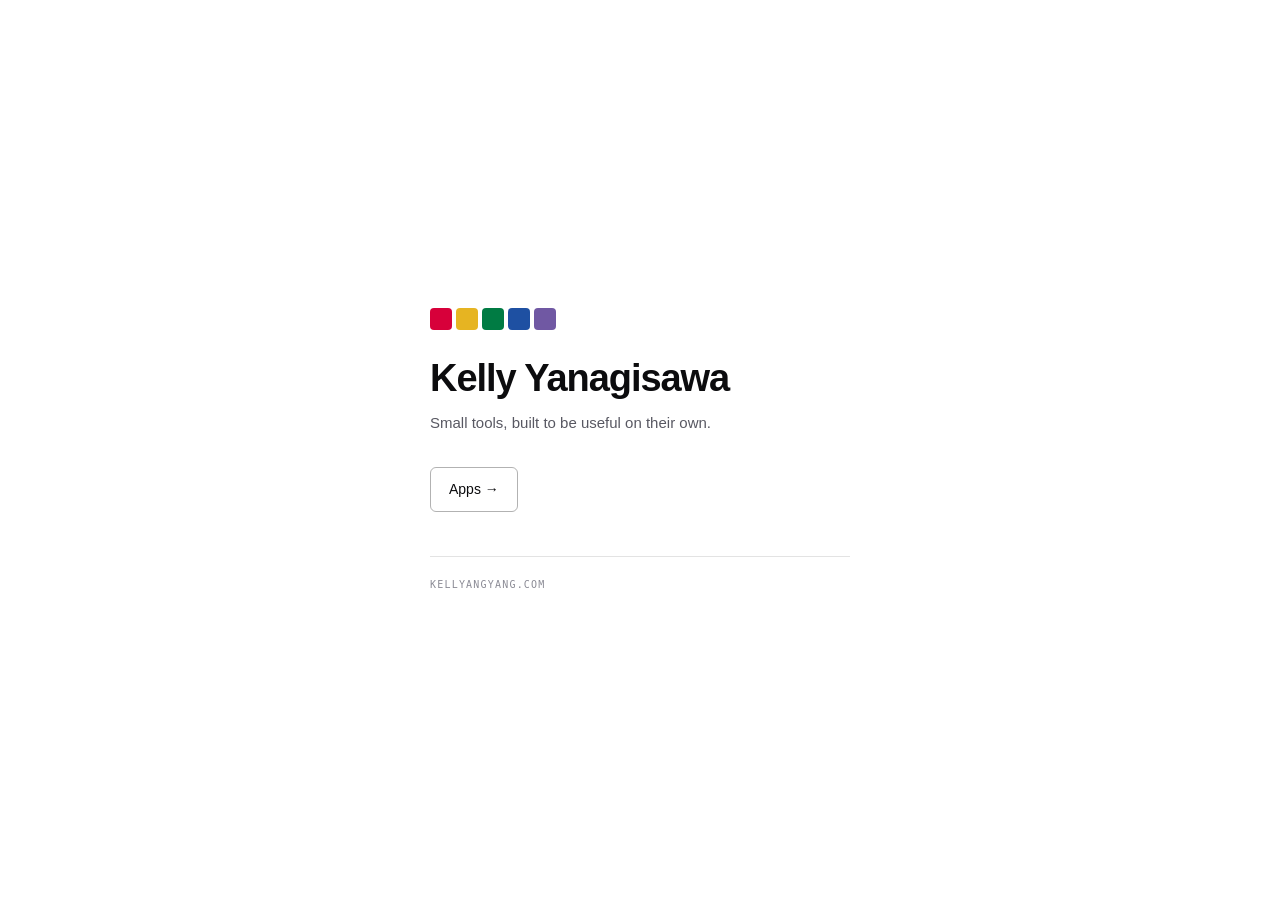
<file: index.html>
<!DOCTYPE html>
<html lang="en">
<head>
<meta charset="UTF-8">
<meta name="viewport" content="width=device-width, initial-scale=1, viewport-fit=cover">
<title>Kelly Yanagisawa</title>
<meta name="theme-color" content="#0a0a0b">
<meta name="color-scheme" content="dark light">
<link rel="icon" href="data:image/svg+xml,%3Csvg xmlns='http://www.w3.org/2000/svg' viewBox='0 0 32 32'%3E%3Crect width='32' height='32' rx='7' fill='%230a0a0b'/%3E%3Crect x='6' y='6' width='9' height='9' rx='2' fill='%23D7003A'/%3E%3Crect x='17' y='6' width='9' height='9' rx='2' fill='%231E50A2'/%3E%3Crect x='6' y='17' width='9' height='9' rx='2' fill='%23E6B422'/%3E%3Crect x='17' y='17' width='9' height='9' rx='2' fill='%23F2F2F3'/%3E%3C/svg%3E">
<style>
:root{
  --sans:-apple-system,BlinkMacSystemFont,"Inter","Segoe UI",Roboto,"Helvetica Neue","Hiragino Kaku Gothic ProN","Noto Sans JP",sans-serif;
  --mono:ui-monospace,SFMono-Regular,"SF Mono","JetBrains Mono",Menlo,Consolas,monospace;
  --bg:#0a0a0b;--fg:#f4f4f5;--fg-2:#a2a2aa;--fg-3:#6a6a73;--line:rgba(255,255,255,.10);--line-2:rgba(255,255,255,.28);
}
@media (prefers-color-scheme:light){
  :root{--bg:#fff;--fg:#0c0c0e;--fg-2:#585862;--fg-3:#8b8b95;--line:rgba(0,0,0,.11);--line-2:rgba(0,0,0,.3)}
}
*,*::before,*::after{box-sizing:border-box;margin:0;padding:0}
body{
  font-family:var(--sans);background:var(--bg);color:var(--fg);
  -webkit-font-smoothing:antialiased;min-height:100vh;
  display:grid;place-items:center;padding:32px 20px;line-height:1.5;
}
main{max-width:420px;width:100%}
.mark{display:flex;gap:4px;margin-bottom:28px}
.mark i{width:22px;height:22px;border-radius:4px;display:block}
h1{font-size:clamp(28px,7vw,38px);font-weight:620;letter-spacing:-.028em;line-height:1.1}
p{margin-top:12px;font-size:15px;color:var(--fg-2)}
nav{margin-top:32px;display:flex;gap:8px;flex-wrap:wrap}
a.btn{
  display:inline-flex;align-items:center;min-height:44px;padding:11px 18px;
  border:1px solid var(--line-2);border-radius:6px;text-decoration:none;color:var(--fg);
  font-size:14px;font-weight:520;transition:background-color .16s,border-color .16s;
}
a.btn:hover{background:var(--fg);color:var(--bg);border-color:var(--fg)}
a.btn:focus-visible{outline:2px solid var(--fg);outline-offset:2px}
footer{margin-top:44px;padding-top:20px;border-top:1px solid var(--line);
  font-family:var(--mono);font-size:10px;letter-spacing:.12em;text-transform:uppercase;color:var(--fg-3)}
</style>
</head>
<body>
<main>
  <div class="mark" aria-hidden="true">
    <i style="background:#D7003A"></i><i style="background:#E6B422"></i>
    <i style="background:#007B43"></i><i style="background:#1E50A2"></i><i style="background:#7058A3"></i>
  </div>
  <h1>Kelly Yanagisawa</h1>
  <p>Small tools, built to be useful on their own.</p>
  <nav><a class="btn" href="/apps/">Apps →</a></nav>
  <footer>kellyangyang.com</footer>
</main>
</body>
</html>
</file>
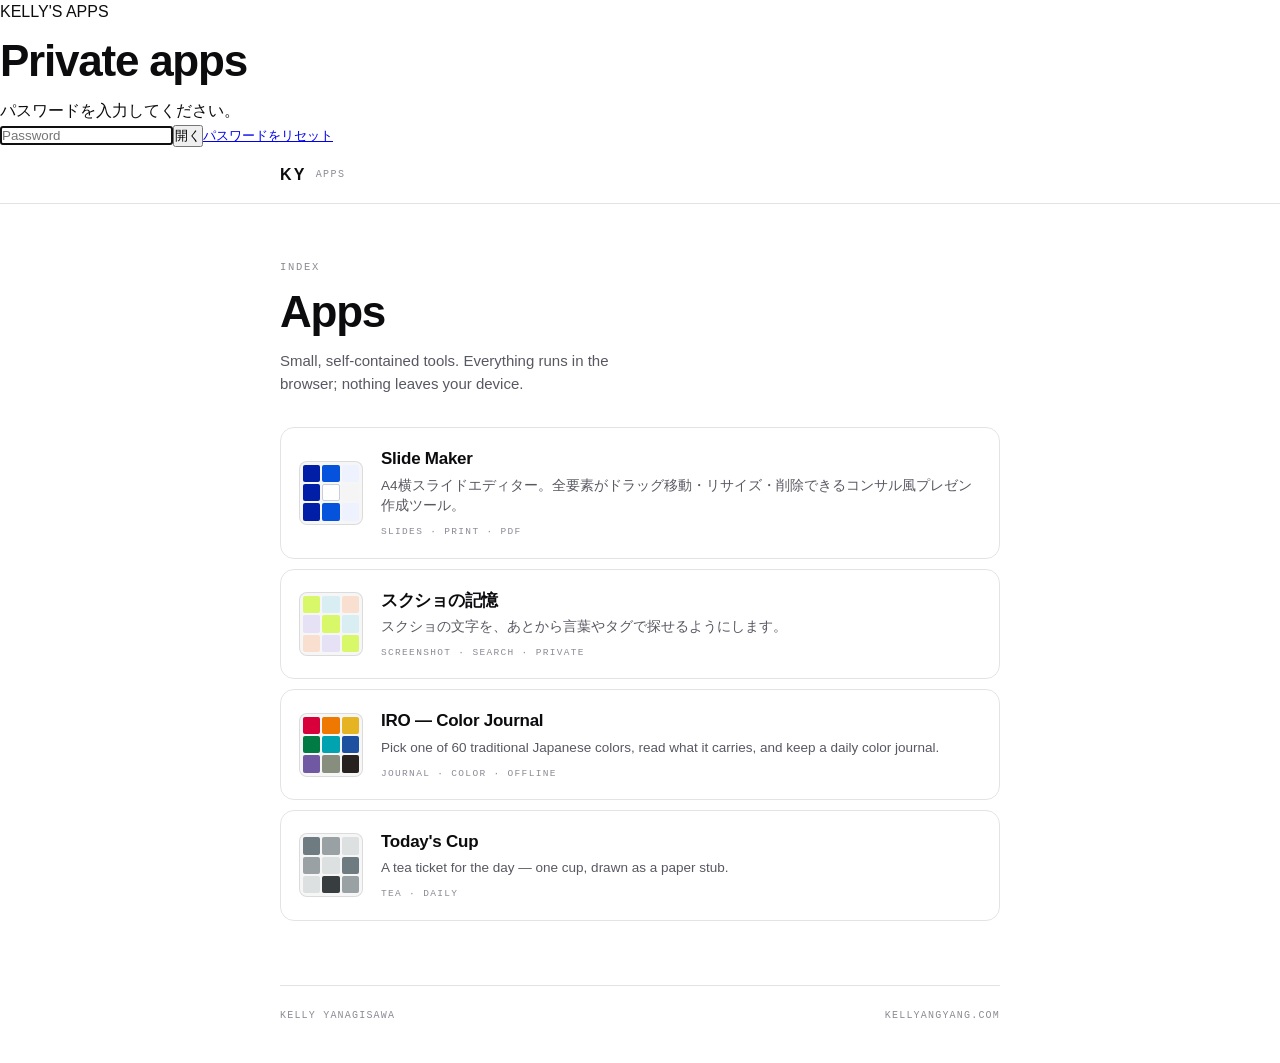
<file: apps/index.html>
<!DOCTYPE html>
<html lang="en" data-theme="dark">
<head>
<meta charset="UTF-8">
<meta name="viewport" content="width=device-width, initial-scale=1, viewport-fit=cover">
<title>Apps — Kelly Yanagisawa</title>
<meta name="description" content="Small tools and mini-apps.">
<meta name="theme-color" content="#0a0a0b">
<meta name="color-scheme" content="dark light">
<script src="vendor/crypto-js.min.js?v=5"></script><script src="auth.js?v=6"></script>
<link rel="icon" href="data:image/svg+xml,%3Csvg xmlns='http://www.w3.org/2000/svg' viewBox='0 0 32 32'%3E%3Crect width='32' height='32' rx='7' fill='%230a0a0b'/%3E%3Crect x='6' y='6' width='9' height='9' rx='2' fill='%23D7003A'/%3E%3Crect x='17' y='6' width='9' height='9' rx='2' fill='%231E50A2'/%3E%3Crect x='6' y='17' width='9' height='9' rx='2' fill='%23E6B422'/%3E%3Crect x='17' y='17' width='9' height='9' rx='2' fill='%23F2F2F3'/%3E%3C/svg%3E">
<style>
:root{
  --sans:-apple-system,BlinkMacSystemFont,"Inter","Segoe UI",Roboto,"Helvetica Neue","Hiragino Kaku Gothic ProN","Noto Sans JP",sans-serif;
  --mono:ui-monospace,SFMono-Regular,"SF Mono","JetBrains Mono",Menlo,Consolas,monospace;
  --bg:#0a0a0b;--surface:#141416;--line:rgba(255,255,255,.10);--line-2:rgba(255,255,255,.20);
  --fg:#f4f4f5;--fg-2:#a2a2aa;--fg-3:#6a6a73;
}
@media (prefers-color-scheme:light){
  :root{--bg:#fff;--surface:#f6f6f7;--line:rgba(0,0,0,.11);--line-2:rgba(0,0,0,.24);
        --fg:#0c0c0e;--fg-2:#585862;--fg-3:#8b8b95}
}
*,*::before,*::after{box-sizing:border-box;margin:0;padding:0}
body{
  font-family:var(--sans);background:var(--bg);color:var(--fg);
  -webkit-font-smoothing:antialiased;line-height:1.5;min-height:100vh;
}
.wrap{max-width:760px;margin:0 auto;padding:0 20px}
.bar{border-bottom:1px solid var(--line)}
.bar-in{max-width:760px;margin:0 auto;padding:0 20px;height:56px;display:flex;align-items:center;gap:9px}
.brand{font-size:16px;font-weight:650;letter-spacing:.14em;color:var(--fg);text-decoration:none}
.brand-sub{font-family:var(--mono);font-size:10px;letter-spacing:.14em;color:var(--fg-3);text-transform:uppercase}
.eyebrow{font-family:var(--mono);font-size:10.5px;letter-spacing:.16em;text-transform:uppercase;color:var(--fg-3);font-weight:500;display:block}
h1{font-size:clamp(30px,7vw,44px);font-weight:620;letter-spacing:-.028em;line-height:1.06;margin:14px 0}
.lede{font-size:15px;color:var(--fg-2);max-width:42ch}
.head{padding:56px 0 32px}

.list{display:grid;gap:10px;padding-bottom:64px}
.card{
  display:grid;grid-template-columns:auto 1fr;gap:18px;align-items:center;
  padding:18px;border:1px solid var(--line);border-radius:14px;
  text-decoration:none;color:inherit;background:transparent;
  transition:border-color .16s,background-color .16s,transform .16s cubic-bezier(.22,1,.36,1);
}
.card:hover{border-color:var(--line-2);background:var(--surface);transform:translateY(-2px)}
.card:focus-visible{outline:2px solid var(--fg);outline-offset:2px}
.thumb{
  width:64px;height:64px;border-radius:8px;display:grid;
  grid-template-columns:repeat(3,1fr);grid-template-rows:repeat(3,1fr);gap:2px;
  padding:4px;background:var(--surface);box-shadow:inset 0 0 0 1px var(--line);
}
.thumb i{border-radius:2px;display:block}
.card h2{font-size:17px;font-weight:600;letter-spacing:-.015em;margin-bottom:4px}
.card p{font-size:13.5px;color:var(--fg-2);line-height:1.55}
.card .tag{font-family:var(--mono);font-size:9.5px;letter-spacing:.14em;text-transform:uppercase;color:var(--fg-3);margin-top:8px;display:block}
.foot{border-top:1px solid var(--line);padding:22px 0 40px;font-family:var(--mono);font-size:10px;
      letter-spacing:.12em;text-transform:uppercase;color:var(--fg-3);display:flex;justify-content:space-between;gap:12px;flex-wrap:wrap}
</style>
</head>
<body>

<header class="bar">
  <div class="bar-in">
    <a class="brand" href="/">KY</a>
    <span class="brand-sub">Apps</span>
  </div>
</header>

<main class="wrap">
  <div class="head">
    <span class="eyebrow">Index</span>
    <h1>Apps</h1>
    <p class="lede">Small, self-contained tools. Everything runs in the browser; nothing leaves your device.</p>
  </div>

  <div class="list">
    <a class="card" href="/apps/slidemaker/">
      <span class="thumb" aria-hidden="true">
        <i style="background:#001fa6"></i><i style="background:#0553dd"></i><i style="background:#EEF2FF"></i>
        <i style="background:#001fa6"></i><i style="background:#fff;border:1px solid #C8CEDE"></i><i style="background:#F5F5F5"></i>
        <i style="background:#001fa6"></i><i style="background:#0553dd"></i><i style="background:#EEF2FF"></i>
      </span>
      <span>
        <h2>Slide Maker</h2>
        <p>A4横スライドエディター。全要素がドラッグ移動・リサイズ・削除できるコンサル風プレゼン作成ツール。</p>
        <span class="tag">Slides · Print · PDF</span>
      </span>
    </a>
    <a class="card" href="/apps/screenshotmemory/">
      <span class="thumb" aria-hidden="true"><i style="background:#D8F869"></i><i style="background:#D9EEF2"></i><i style="background:#F8DFCF"></i><i style="background:#E6E1F4"></i><i style="background:#D8F869"></i><i style="background:#D9EEF2"></i><i style="background:#F8DFCF"></i><i style="background:#E6E1F4"></i><i style="background:#D8F869"></i></span>
      <span><h2>スクショの記憶</h2><p>スクショの文字を、あとから言葉やタグで探せるようにします。</p><span class="tag">Screenshot · Search · Private</span></span>
    </a>
    <a class="card" href="/apps/iro-color/">
      <span class="thumb" aria-hidden="true">
        <i style="background:#D7003A"></i><i style="background:#EE7800"></i><i style="background:#E6B422"></i>
        <i style="background:#007B43"></i><i style="background:#00A3AF"></i><i style="background:#1E50A2"></i>
        <i style="background:#7058A3"></i><i style="background:#888E7E"></i><i style="background:#27221F"></i>
      </span>
      <span>
        <h2>IRO — Color Journal</h2>
        <p>Pick one of 60 traditional Japanese colors, read what it carries, and keep a daily color journal.</p>
        <span class="tag">Journal · Color · Offline</span>
      </span>
    </a>

    <a class="card" href="/apps/todayscup/">
      <span class="thumb" aria-hidden="true">
        <i style="background:#6E7C82"></i><i style="background:#9AA1A5"></i><i style="background:#DCE0E1"></i>
        <i style="background:#9AA1A5"></i><i style="background:#DCE0E1"></i><i style="background:#6E7C82"></i>
        <i style="background:#DCE0E1"></i><i style="background:#383D40"></i><i style="background:#9AA1A5"></i>
      </span>
      <span>
        <h2>Today's Cup</h2>
        <p>A tea ticket for the day — one cup, drawn as a paper stub.</p>
        <span class="tag">Tea · Daily</span>
      </span>
    </a>
  </div>

  <div class="foot"><span>Kelly Yanagisawa</span><span>kellyangyang.com</span></div>
</main>

</body>
</html>
</file>
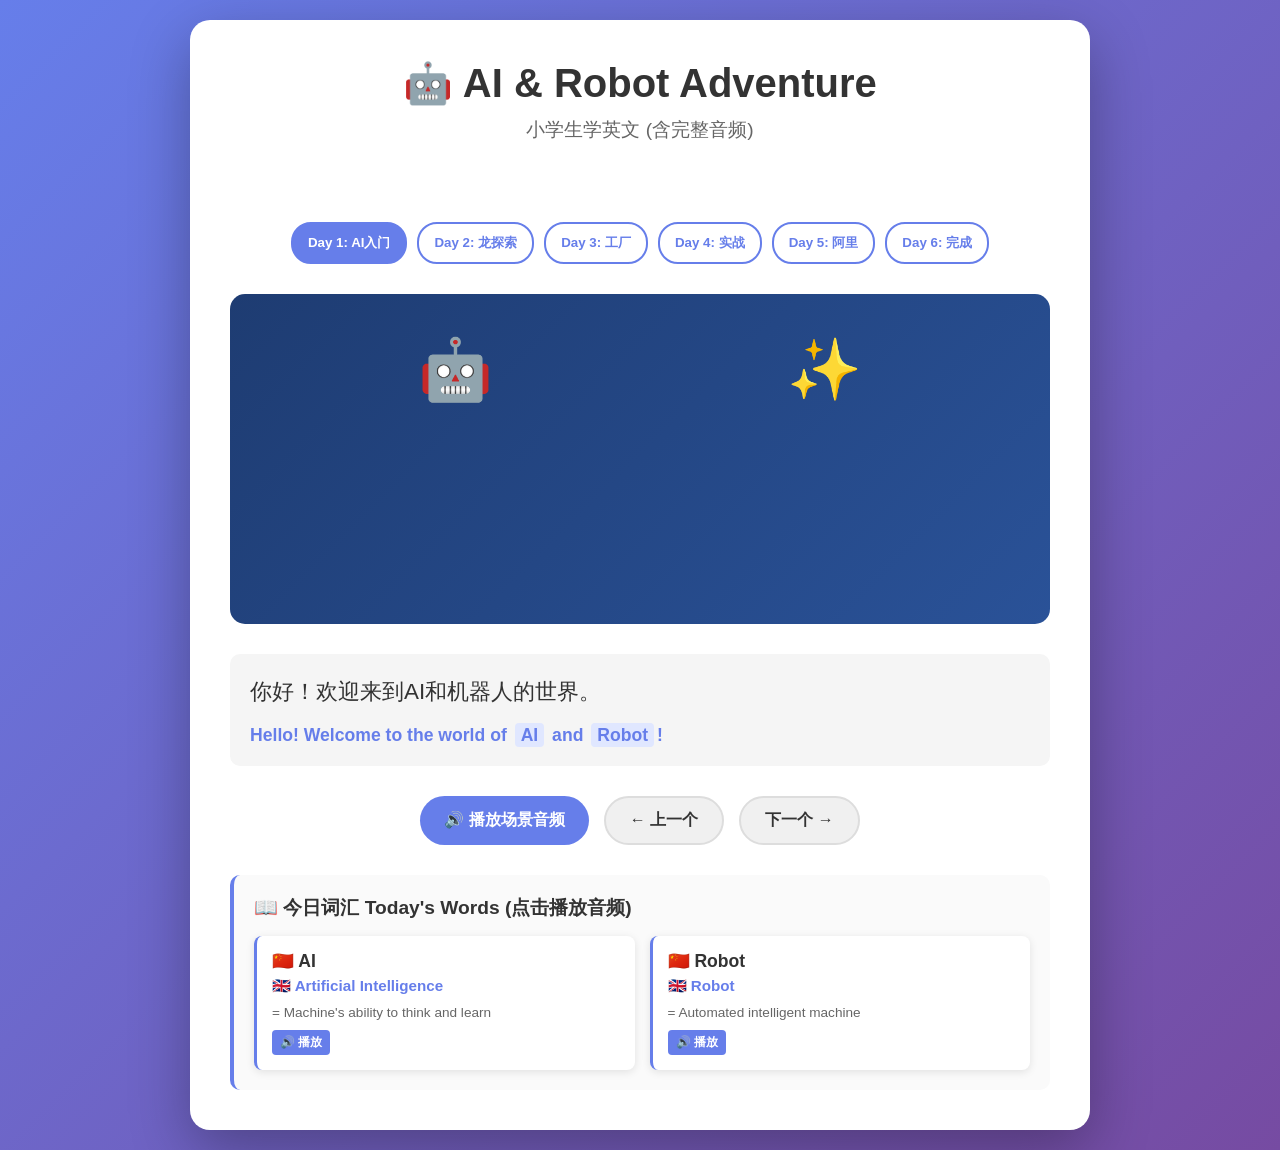
<file: apps/ai-robot-learn/index.html>
<!DOCTYPE html>
<html lang="zh">
<head>
    <meta charset="UTF-8">
    <meta name="viewport" content="width=device-width, initial-scale=1.0">
    <title>AI & Robot Learning - 小学生英文版</title>
    <style>
* {
    margin: 0;
    padding: 0;
    box-sizing: border-box;
}

body {
    font-family: 'Arial', 'PingFang SC', sans-serif;
    background: linear-gradient(135deg, #667eea 0%, #764ba2 100%);
    min-height: 100vh;
    display: flex;
    justify-content: center;
    align-items: center;
    padding: 20px;
}

.container {
    background: white;
    border-radius: 20px;
    box-shadow: 0 20px 60px rgba(0, 0, 0, 0.3);
    padding: 40px;
    max-width: 900px;
    width: 100%;
}

.header {
    text-align: center;
    margin-bottom: 40px;
}

.header h1 {
    font-size: 2.5em;
    color: #333;
    margin-bottom: 10px;
}

.subtitle {
    font-size: 1.2em;
    color: #666;
    font-weight: normal;
}

.audio-status {
    margin-top: 15px;
    font-size: 0.95em;
    color: #667eea;
    font-weight: bold;
    height: 24px;
}

.lesson-selector {
    display: flex;
    gap: 10px;
    margin-bottom: 30px;
    flex-wrap: wrap;
    justify-content: center;
}

.lesson-btn {
    padding: 10px 15px;
    border: 2px solid #667eea;
    background: white;
    color: #667eea;
    border-radius: 20px;
    cursor: pointer;
    font-weight: bold;
    transition: all 0.3s ease;
}

.lesson-btn:hover {
    transform: translateY(-2px);
    box-shadow: 0 5px 15px rgba(102, 126, 234, 0.3);
}

.lesson-btn.active {
    background: #667eea;
    color: white;
}

.animation-area {
    background: linear-gradient(135deg, #1e3c72 0%, #2a5298 100%);
    border-radius: 15px;
    padding: 40px;
    margin-bottom: 30px;
    min-height: 300px;
    display: flex;
    align-items: center;
    justify-content: center;
    position: relative;
    overflow: hidden;
}

.scene {
    position: relative;
    width: 100%;
    height: 250px;
}

.character {
    position: absolute;
    font-size: 60px;
    animation: float 3s ease-in-out infinite;
}

.robot {
    left: 20%;
    animation-delay: 0s;
}

.ai {
    right: 20%;
    animation-delay: 1s;
}

@keyframes float {
    0%, 100% {
        transform: translateY(0);
    }
    50% {
        transform: translateY(-30px);
    }
}

@keyframes slideIn {
    from {
        opacity: 0;
        transform: translateX(-50px);
    }
    to {
        opacity: 1;
        transform: translateX(0);
    }
}

.narration-box {
    background: #f5f5f5;
    border-radius: 10px;
    padding: 20px;
    margin-bottom: 30px;
    min-height: 100px;
    display: flex;
    flex-direction: column;
    justify-content: center;
}

.chinese-text {
    font-size: 1.4em;
    color: #333;
    margin-bottom: 15px;
    line-height: 1.6;
    font-weight: 500;
    animation: slideIn 0.5s ease;
}

.english-highlight {
    font-size: 1.1em;
    color: #667eea;
    font-weight: bold;
    animation: slideIn 0.5s ease 0.3s backwards;
}

.english-highlight span {
    background: #e0e7ff;
    padding: 2px 6px;
    border-radius: 4px;
    margin: 0 3px;
}

.controls {
    display: flex;
    gap: 15px;
    justify-content: center;
    margin-bottom: 30px;
    flex-wrap: wrap;
}

.btn {
    padding: 12px 24px;
    border: none;
    border-radius: 25px;
    font-size: 1em;
    font-weight: bold;
    cursor: pointer;
    transition: all 0.3s ease;
}

.btn-primary {
    background: #667eea;
    color: white;
}

.btn-primary:hover {
    background: #5568d3;
    transform: translateY(-2px);
    box-shadow: 0 5px 15px rgba(102, 126, 234, 0.4);
}

.btn-primary.active {
    background: #e74c3c;
}

.btn-primary.active:hover {
    background: #c0392b;
}

.btn-secondary {
    background: #f0f0f0;
    color: #333;
    border: 2px solid #ddd;
}

.btn-secondary:hover {
    background: #e8e8e8;
    transform: translateY(-2px);
}

.vocabulary {
    background: #fafafa;
    border-left: 4px solid #667eea;
    padding: 20px;
    border-radius: 10px;
}

.vocabulary h3 {
    color: #333;
    margin-bottom: 15px;
    font-size: 1.2em;
}

.vocab-list {
    display: grid;
    grid-template-columns: repeat(auto-fit, minmax(250px, 1fr));
    gap: 15px;
}

.vocab-item {
    background: white;
    padding: 15px;
    border-radius: 8px;
    box-shadow: 0 2px 8px rgba(0, 0, 0, 0.1);
    border-left: 3px solid #667eea;
    cursor: pointer;
    transition: all 0.3s ease;
}

.vocab-item:hover {
    box-shadow: 0 4px 12px rgba(102, 126, 234, 0.3);
    transform: translateY(-2px);
}

.vocab-item.playing {
    background: #e0e7ff;
}

.vocab-chinese {
    font-size: 1.1em;
    font-weight: bold;
    color: #333;
    margin-bottom: 5px;
}

.vocab-english {
    font-size: 0.95em;
    color: #667eea;
    font-weight: bold;
    margin-bottom: 8px;
}

.vocab-definition {
    font-size: 0.85em;
    color: #666;
    margin-top: 5px;
    line-height: 1.4;
}

.vocab-audio-btn {
    display: inline-block;
    margin-top: 8px;
    padding: 4px 8px;
    background: #667eea;
    color: white;
    border: none;
    border-radius: 4px;
    font-size: 0.75em;
    cursor: pointer;
    font-weight: bold;
}

.vocab-audio-btn:hover {
    background: #5568d3;
}

@media (max-width: 600px) {
    .container {
        padding: 20px;
    }

    .header h1 {
        font-size: 1.8em;
    }

    .chinese-text {
        font-size: 1.1em;
    }

    .character {
        font-size: 40px;
    }

    .lesson-btn {
        padding: 8px 12px;
        font-size: 0.9em;
    }

    .btn {
        padding: 10px 18px;
        font-size: 0.9em;
    }
}
    </style>
</head>
<body>
    <div class="container">
        <div class="header">
            <h1>🤖 AI & Robot Adventure</h1>
            <p class="subtitle">小学生学英文 (含完整音频)</p>
            <div class="audio-status" id="audioStatus"></div>
        </div>

        <div class="lesson-selector">
            <button class="lesson-btn active" data-lesson="1">Day 1: AI入门</button>
            <button class="lesson-btn" data-lesson="2">Day 2: 龙探索</button>
            <button class="lesson-btn" data-lesson="3">Day 3: 工厂</button>
            <button class="lesson-btn" data-lesson="4">Day 4: 实战</button>
            <button class="lesson-btn" data-lesson="5">Day 5: 阿里</button>
            <button class="lesson-btn" data-lesson="6">Day 6: 完成</button>
        </div>

        <div class="animation-area">
            <div class="scene" id="scene">
                <div class="character robot" id="robot">🤖</div>
                <div class="character ai" id="ai">✨</div>
            </div>
        </div>

        <div class="narration-box">
            <div class="chinese-text" id="chineseText"></div>
            <div class="english-highlight" id="englishHighlight"></div>
        </div>

        <div class="controls">
            <button id="playSceneBtn" class="btn btn-primary">🔊 播放场景音频</button>
            <button id="stopBtn" class="btn btn-primary" style="display:none; background: #e74c3c;">⏹ 停止</button>
            <button id="prevBtn" class="btn btn-secondary">← 上一个</button>
            <button id="nextBtn" class="btn btn-secondary">下一个 →</button>
        </div>

        <div class="vocabulary" id="vocabulary">
            <h3>📖 今日词汇 Today's Words (点击播放音频)</h3>
            <div class="vocab-list" id="vocabList"></div>
        </div>
    </div>

    <script>
const lessons = {
    1: {
        title: "Day 1: AI入门 - 初识AI",
        scenes: [
            {
                chinese: "你好！欢迎来到AI和机器人的世界。",
                english: "Hello! Welcome to the world of <span>AI</span> and <span>Robot</span>!",
                vocab: [
                    { cn: "AI", en: "Artificial Intelligence", def: "Machine's ability to think and learn", example: "你好！欢迎来到AI和机器人的世界。" },
                    { cn: "Robot", en: "Robot", def: "Automated intelligent machine", example: "你好！欢迎来到AI和机器人的世界。" }
                ]
            },
            {
                chinese: "你知道什么是AI吗？AI就是人工智能。",
                english: "Do you know what <span>AI</span> is? <span>AI</span> means <span>Artificial Intelligence</span>.",
                vocab: [
                    { cn: "人工智能", en: "Artificial Intelligence", def: "Human-like intelligence created by machines", example: "AI就是人工智能。" },
                    { cn: "Know", en: "Know", def: "To understand or have information about", example: "你知道什么是AI吗？" }
                ]
            },
            {
                chinese: "机器人是可以自动完成任务的智能机器。",
                english: "A <span>Robot</span> is an intelligent machine that can <span>automatically</span> complete tasks.",
                vocab: [
                    { cn: "机器人", en: "Robot", def: "Machine that performs automatic tasks", example: "机器人是可以自动完成任务的智能机器。" },
                    { cn: "自动", en: "Automatically", def: "Without human control or direction", example: "机器人是可以自动完成任务的智能机器。" },
                    { cn: "智能", en: "Intelligent", def: "Able to think and learn", example: "机器人是可以自动完成任务的智能机器。" }
                ]
            },
            {
                chinese: "现在，AI和机器人帮助我们学习、工作和生活。",
                english: "Now, <span>AI</span> and <span>Robots</span> help us learn, work, and live.",
                vocab: [
                    { cn: "帮助", en: "Help", def: "To give assistance or support", example: "现在，AI和机器人帮助我们学习、工作和生活。" },
                    { cn: "学习", en: "Learn", def: "To gain knowledge or skills", example: "AI和机器人帮助我们学习。" },
                    { cn: "工作", en: "Work", def: "To perform tasks or labor", example: "AI和机器人帮助我们工作。" }
                ]
            }
        ]
    },
    2: {
        title: "Day 2: 探秘杭州六小龙 - 学校探索",
        scenes: [
            {
                chinese: "我们来探秘杭州六小龙校园的机器人实验室。",
                english: "Let's <span>explore</span> the <span>Robot Lab</span> at Hangzhou Liulong Primary School.",
                vocab: [
                    { cn: "探秘", en: "Explore", def: "To travel and discover something new", example: "我们来探秘杭州六小龙校园的机器人实验室。" },
                    { cn: "实验室", en: "Laboratory", def: "A place for scientific research and experiments", example: "机器人实验室。" }
                ]
            },
            {
                chinese: "这里有各种各样的机器人，可以做很多事情。",
                english: "There are <span>all kinds</span> of <span>Robots</span> that can do many things.",
                vocab: [
                    { cn: "各种各样", en: "All kinds of", def: "Many different types or varieties", example: "这里有各种各样的机器人。" },
                    { cn: "事情", en: "Things", def: "Objects, tasks, or matters", example: "可以做很多事情。" }
                ]
            },
            {
                chinese: "科学家和工程师在这里研究和设计新的机器人。",
                english: "<span>Scientists</span> and <span>Engineers</span> research and <span>design</span> new <span>Robots</span> here.",
                vocab: [
                    { cn: "科学家", en: "Scientist", def: "Person who studies science", example: "科学家和工程师在这里。" },
                    { cn: "工程师", en: "Engineer", def: "Person who designs and builds things", example: "工程师在这里。" },
                    { cn: "研究", en: "Research", def: "Careful investigation or study", example: "科学家和工程师在这里研究。" },
                    { cn: "设计", en: "Design", def: "To plan or create", example: "工程师设计新的机器人。" }
                ]
            }
        ]
    },
    3: {
        title: "Day 3: 数学科技新港湾 - 工厂参观",
        scenes: [
            {
                chinese: "现在我们进入智能工厂，看看机器人是如何工作的。",
                english: "Now we enter a <span>Smart Factory</span> to see how <span>Robots</span> work.",
                vocab: [
                    { cn: "智能工厂", en: "Smart Factory", def: "Factory with AI and robots", example: "现在我们进入智能工厂。" },
                    { cn: "工作", en: "Work", def: "To perform tasks or function", example: "看看机器人是如何工作的。" }
                ]
            },
            {
                chinese: "机器人和人工智能一起工作，生产产品。",
                english: "<span>Robots</span> and <span>AI</span> work together to <span>produce</span> products.",
                vocab: [
                    { cn: "一起", en: "Together", def: "With another or others", example: "机器人和人工智能一起工作。" },
                    { cn: "生产", en: "Produce", def: "To make or manufacture", example: "生产产品。" },
                    { cn: "产品", en: "Product", def: "Something made or manufactured", example: "生产产品。" }
                ]
            },
            {
                chinese: "他们可以24小时不停地工作。",
                english: "They can work 24 hours without stopping.",
                vocab: [
                    { cn: "小时", en: "Hours", def: "Units of time, 60 minutes each", example: "他们可以24小时工作。" },
                    { cn: "不停", en: "Without stopping", def: "Continuously without rest", example: "可以24小时不停地工作。" }
                ]
            }
        ]
    },
    4: {
        title: "Day 4: AI实战 & 机器人大课堂",
        scenes: [
            {
                chinese: "今天我们学习AI的实际应用。",
                english: "Today we learn about <span>AI Applications</span> in real life.",
                vocab: [
                    { cn: "应用", en: "Application", def: "Practical use of something", example: "AI的实际应用。" },
                    { cn: "学习", en: "Learn", def: "To gain knowledge or skills", example: "我们学习AI的实际应用。" }
                ]
            },
            {
                chinese: "图像识别帮助机器人看到和理解世界。",
                english: "<span>Image Recognition</span> helps <span>Robots</span> see and understand the world.",
                vocab: [
                    { cn: "图像识别", en: "Image Recognition", def: "AI's ability to identify images", example: "图像识别帮助机器人。" },
                    { cn: "识别", en: "Recognize", def: "To identify or acknowledge", example: "图像识别。" },
                    { cn: "理解", en: "Understand", def: "To comprehend or make sense of", example: "理解世界。" }
                ]
            },
            {
                chinese: "语言处理让机器人可以和人类交流。",
                english: "<span>Language Processing</span> allows <span>Robots</span> to talk with humans.",
                vocab: [
                    { cn: "语言处理", en: "Language Processing", def: "AI processing human language", example: "语言处理让机器人交流。" },
                    { cn: "交流", en: "Communicate", def: "To exchange information or ideas", example: "机器人可以和人类交流。" },
                    { cn: "人类", en: "Humans", def: "Human beings or people", example: "和人类交流。" }
                ]
            }
        ]
    },
    5: {
        title: "Day 5: 走进阿里巴巴 - 大企业探索",
        scenes: [
            {
                chinese: "阿里巴巴是一个使用AI和大数据的大公司。",
                english: "<span>Alibaba</span> is a big company that uses <span>AI</span> and <span>Big Data</span>.",
                vocab: [
                    { cn: "阿里巴巴", en: "Alibaba", def: "Major Chinese tech company", example: "阿里巴巴是一个大公司。" },
                    { cn: "公司", en: "Company", def: "Business organization", example: "阿里巴巴是一个公司。" },
                    { cn: "大数据", en: "Big Data", def: "Very large amounts of data", example: "使用AI和大数据。" }
                ]
            },
            {
                chinese: "他们的机器人和AI系统帮助数百万人购物。",
                english: "Their <span>Robots</span> and <span>AI Systems</span> help millions of people shop.",
                vocab: [
                    { cn: "系统", en: "System", def: "Set of connected things", example: "AI系统。" },
                    { cn: "购物", en: "Shop", def: "Buying things", example: "帮助人们购物。" },
                    { cn: "百万", en: "Million", def: "The number 1,000,000", example: "数百万人。" }
                ]
            },
            {
                chinese: "这就是AI改变世界的方式。",
                english: "This is how <span>AI</span> changes the world!",
                vocab: [
                    { cn: "改变", en: "Change", def: "To make something different", example: "AI改变世界。" },
                    { cn: "世界", en: "World", def: "The planet Earth and all people on it", example: "改变世界。" }
                ]
            }
        ]
    },
    6: {
        title: "Day 6: 温泉运程 - 完成仪式",
        scenes: [
            {
                chinese: "六天的学习结束了。我们学会了很多关于AI和机器人的知识。",
                english: "Six days of learning are over. We learned a lot about <span>AI</span> and <span>Robots</span>!",
                vocab: [
                    { cn: "学会", en: "Learn", def: "To gain knowledge or skills", example: "我们学会了很多。" },
                    { cn: "知识", en: "Knowledge", def: "Information and understanding", example: "关于AI的知识。" }
                ]
            },
            {
                chinese: "希望这个知识会帮助你们理解未来的世界。",
                english: "Hope this knowledge helps you understand the future <span>World</span>!",
                vocab: [
                    { cn: "希望", en: "Hope", def: "Wish or desire for something", example: "希望这个知识会帮助你们。" },
                    { cn: "未来", en: "Future", def: "Time to come", example: "未来的世界。" }
                ]
            },
            {
                chinese: "你们将来可能会成为AI科学家或工程师。",
                english: "You might become an <span>AI Scientist</span> or <span>Engineer</span> in the future!",
                vocab: [
                    { cn: "将来", en: "Future", def: "Time ahead in the future", example: "你们将来可能会成为。" },
                    { cn: "成为", en: "Become", def: "To come to be", example: "成为AI科学家。" }
                ]
            },
            {
                chinese: "继续探索，学习永远不会停止。再见！",
                english: "Keep exploring! Learning never stops. Goodbye and see you soon!",
                vocab: [
                    { cn: "继续", en: "Continue", def: "To keep going", example: "继续探索。" },
                    { cn: "探索", en: "Explore", def: "To travel and discover", example: "继续探索。" },
                    { cn: "再见", en: "Goodbye", def: "Farewell or saying goodbye", example: "再见！" }
                ]
            }
        ]
    }
};

const comprehensiveVocabulary = [
    { cn: "AI", en: "Artificial Intelligence", def: "Machine's ability to think and learn like humans" },
    { cn: "机器人", en: "Robot", def: "An automated machine that can perform tasks" },
    { cn: "智能", en: "Intelligent", def: "Able to learn and solve problems" },
    { cn: "学习", en: "Learning", def: "Gaining knowledge or skills" },
    { cn: "工作", en: "Work", def: "To perform tasks or function" },
    { cn: "帮助", en: "Help", def: "To give assistance or support" },
    { cn: "数据", en: "Data", def: "Information or facts about something" },
    { cn: "系统", en: "System", def: "A set of connected parts working together" },
    { cn: "公司", en: "Company", def: "A business organization" },
    { cn: "科技", en: "Technology", def: "Tools and machines made by science" },
    { cn: "创新", en: "Innovation", def: "A new and better way of doing something" },
    { cn: "实验室", en: "Laboratory", def: "A place for scientific research" },
    { cn: "工程师", en: "Engineer", def: "A person who designs machines" },
    { cn: "科学家", en: "Scientist", def: "A person who studies science" },
    { cn: "应用", en: "Application", def: "The practical use of something" },
    { cn: "识别", en: "Recognize", def: "To identify or know something" },
    { cn: "理解", en: "Understand", def: "To comprehend or make sense of" },
    { cn: "交流", en: "Communicate", def: "To share information or ideas" },
    { cn: "世界", en: "World", def: "The planet and all people on it" },
    { cn: "未来", en: "Future", def: "Time that will come" },
    { cn: "改变", en: "Change", def: "To make something different" },
    { cn: "探索", en: "Explore", def: "To travel and discover" },
    { cn: "学会", en: "Learn", def: "To gain knowledge or ability" },
    { cn: "知识", en: "Knowledge", def: "Information and understanding" },
    { cn: "图像", en: "Image", def: "A picture or visual representation" },
    { cn: "语言", en: "Language", def: "A system of communication" },
    { cn: "生产", en: "Produce", def: "To make or manufacture something" },
    { cn: "购物", en: "Shop", def: "To buy things from stores" },
    { cn: "自动", en: "Automatically", def: "Without human control or direction" },
    { cn: "安全", en: "Safety", def: "Protection from danger or harm" }
];

const beginnerPhrases = [
    { cn: "你好！", en: "Hello!", def: "A friendly greeting" },
    { cn: "很高兴认识你。", en: "Nice to meet you.", def: "A polite introduction phrase" },
    { cn: "这是什么？", en: "What is this?", def: "Question asking about something" },
    { cn: "那是谁？", en: "Who is that?", def: "Question asking about a person" },
    { cn: "我叫...", en: "My name is...", def: "Introducing yourself" },
    { cn: "这很有趣。", en: "This is interesting.", def: "Expression of interest" },
    { cn: "我喜欢...", en: "I like...", def: "Expressing preference" },
    { cn: "你会...吗？", en: "Can you...?", def: "Asking if someone can do something" },
    { cn: "请帮我。", en: "Please help me.", def: "Polite request for help" },
    { cn: "太棒了！", en: "That's awesome!", def: "Expression of excitement" },
    { cn: "我不懂。", en: "I don't understand.", def: "Expressing confusion" },
    { cn: "再说一遍。", en: "Say it again.", def: "Asking someone to repeat" },
    { cn: "谢谢你！", en: "Thank you!", def: "Expression of gratitude" },
    { cn: "你呢？", en: "How about you?", def: "Asking someone a question back" },
    { cn: "让我试试。", en: "Let me try.", def: "Volunteering to attempt something" },
    { cn: "这是我的。", en: "This is mine.", def: "Claiming ownership" },
    { cn: "我准备好了。", en: "I'm ready.", def: "Expressing readiness" },
    { cn: "再见！", en: "Goodbye!", def: "Farewell greeting" },
    { cn: "晚安！", en: "Good night!", def: "Evening farewell" },
    { cn: "加油！", en: "Come on / Go for it!", def: "Encouragement" }
];

let currentLesson = 1;
let currentScene = 0;
let isPlaying = false;
let audioQueue = [];
let currentAudioIndex = 0;

const playSceneBtn = document.getElementById('playSceneBtn');
const stopBtn = document.getElementById('stopBtn');
const prevBtn = document.getElementById('prevBtn');
const nextBtn = document.getElementById('nextBtn');
const chineseText = document.getElementById('chineseText');
const englishHighlight = document.getElementById('englishHighlight');
const vocabList = document.getElementById('vocabList');
const lessonBtns = document.querySelectorAll('.lesson-btn');
const audioStatus = document.getElementById('audioStatus');

function initLesson(lessonNum) {
    currentLesson = lessonNum;
    currentScene = 0;
    stopAudio();

    lessonBtns.forEach(btn => btn.classList.remove('active'));
    document.querySelector(`[data-lesson="${lessonNum}"]`).classList.add('active');

    displayScene();
}

function displayScene() {
    const lesson = lessons[currentLesson];
    if (!lesson) return;

    const scene = lesson.scenes[currentScene];
    if (!scene) {
        chineseText.textContent = "课程完成！";
        englishHighlight.textContent = "Lesson Complete!";
        vocabList.innerHTML = '';
        return;
    }

    chineseText.textContent = scene.chinese;
    englishHighlight.innerHTML = scene.english;

    displayVocabulary(scene.vocab);
    animateCharacters();
}

function displayVocabulary(vocabItems) {
    vocabList.innerHTML = '';

    vocabItems.forEach((vocab, index) => {
        const vocabItem = document.createElement('div');
        vocabItem.className = 'vocab-item';
        vocabItem.id = `vocab-${index}`;
        vocabItem.innerHTML = `
            <div class="vocab-chinese">🇨🇳 ${vocab.cn}</div>
            <div class="vocab-english">🇬🇧 ${vocab.en}</div>
            <div class="vocab-definition">= ${vocab.def}</div>
            <button class="vocab-audio-btn" onclick="playVocabAudio(${currentLesson}, ${currentScene}, ${index})">🔊 播放</button>
        `;
        vocabList.appendChild(vocabItem);
    });
}

function animateCharacters() {
    const robot = document.getElementById('robot');
    const ai = document.getElementById('ai');

    robot.style.animation = 'none';
    ai.style.animation = 'none';

    setTimeout(() => {
        robot.style.animation = 'float 3s ease-in-out infinite';
        ai.style.animation = 'float 3s ease-in-out infinite 1s';
    }, 10);
}

function playSceneAudio() {
    if (isPlaying) {
        stopAudio();
        return;
    }

    const lesson = lessons[currentLesson];
    const scene = lesson.scenes[currentScene];
    if (!scene) return;

    isPlaying = true;
    playSceneBtn.style.display = 'none';
    stopBtn.style.display = 'inline-block';
    audioStatus.textContent = '🔊 播放中...';

    const speeches = [
        { text: scene.chinese, lang: 'zh-CN', rate: 0.9 },
        { text: scene.english.replace(/<[^>]*>/g, ''), lang: 'en-US', rate: 1 }
    ];

    playNextSpeech(speeches, 0);
}

function playNextSpeech(speeches, index) {
    if (!isPlaying || index >= speeches.length) {
        stopAudio();
        return;
    }

    const speech = speeches[index];
    const utterance = new SpeechSynthesisUtterance(speech.text);
    utterance.lang = speech.lang;
    utterance.rate = speech.rate;
    utterance.pitch = 1;

    utterance.onend = () => {
        playNextSpeech(speeches, index + 1);
    };

    utterance.onerror = () => {
        audioStatus.textContent = '❌ 音频播放出错';
        stopAudio();
    };

    speechSynthesis.speak(utterance);
}

function playVocabAudio(lessonNum, sceneNum, vocabIndex) {
    const vocab = lessons[lessonNum].scenes[sceneNum].vocab[vocabIndex];
    const vocabElement = document.getElementById(`vocab-${vocabIndex}`);

    if (isPlaying) {
        stopAudio();
        vocabElement.classList.remove('playing');
        return;
    }

    isPlaying = true;
    vocabElement.classList.add('playing');
    playSceneBtn.style.display = 'none';
    stopBtn.style.display = 'inline-block';
    audioStatus.textContent = `🔊 播放 ${vocab.cn}...`;

    const speeches = [
        { text: vocab.cn, lang: 'zh-CN', rate: 0.8 },
        { text: vocab.cn, lang: 'zh-CN', rate: 0.8 },
        { text: `${vocab.en}. Meaning: ${vocab.def}`, lang: 'en-US', rate: 0.95 },
        { text: vocab.example, lang: 'zh-CN', rate: 0.9 }
    ];

    playVocabSpeech(speeches, 0, vocabElement);
}

function playVocabSpeech(speeches, index, vocabElement) {
    if (!isPlaying || index >= speeches.length) {
        stopAudio();
        vocabElement.classList.remove('playing');
        return;
    }

    const speech = speeches[index];
    const utterance = new SpeechSynthesisUtterance(speech.text);
    utterance.lang = speech.lang;
    utterance.rate = speech.rate;

    utterance.onend = () => {
        playVocabSpeech(speeches, index + 1, vocabElement);
    };

    utterance.onerror = () => {
        stopAudio();
        vocabElement.classList.remove('playing');
    };

    speechSynthesis.speak(utterance);
}

function stopAudio() {
    if (speechSynthesis.speaking) {
        speechSynthesis.cancel();
    }
    isPlaying = false;
    playSceneBtn.style.display = 'inline-block';
    stopBtn.style.display = 'none';
    audioStatus.textContent = '';

    document.querySelectorAll('.vocab-item').forEach(item => {
        item.classList.remove('playing');
    });
}

function nextScene() {
    stopAudio();
    const lesson = lessons[currentLesson];
    if (currentScene < lesson.scenes.length - 1) {
        currentScene++;
        displayScene();
        playSceneAudio();
    } else if (currentLesson < 6) {
        currentLesson++;
        currentScene = 0;
        lessonBtns.forEach(btn => btn.classList.remove('active'));
        document.querySelector(`[data-lesson="${currentLesson}"]`).classList.add('active');
        displayScene();
        playSceneAudio();
    }
}

function prevScene() {
    stopAudio();
    if (currentScene > 0) {
        currentScene--;
        displayScene();
    } else if (currentLesson > 1) {
        currentLesson--;
        const lesson = lessons[currentLesson];
        currentScene = lesson.scenes.length - 1;
        lessonBtns.forEach(btn => btn.classList.remove('active'));
        document.querySelector(`[data-lesson="${currentLesson}"]`).classList.add('active');
        displayScene();
    }
}

playSceneBtn.addEventListener('click', playSceneAudio);
stopBtn.addEventListener('click', stopAudio);
nextBtn.addEventListener('click', nextScene);
prevBtn.addEventListener('click', prevScene);

lessonBtns.forEach(btn => {
    btn.addEventListener('click', (e) => {
        const lessonNum = parseInt(e.target.dataset.lesson);
        initLesson(lessonNum);
    });
});

document.addEventListener('keydown', (e) => {
    if (e.key === 'ArrowRight') nextScene();
    if (e.key === 'ArrowLeft') prevScene();
});

initLesson(1);
    </script>
</body>
</html>
</file>
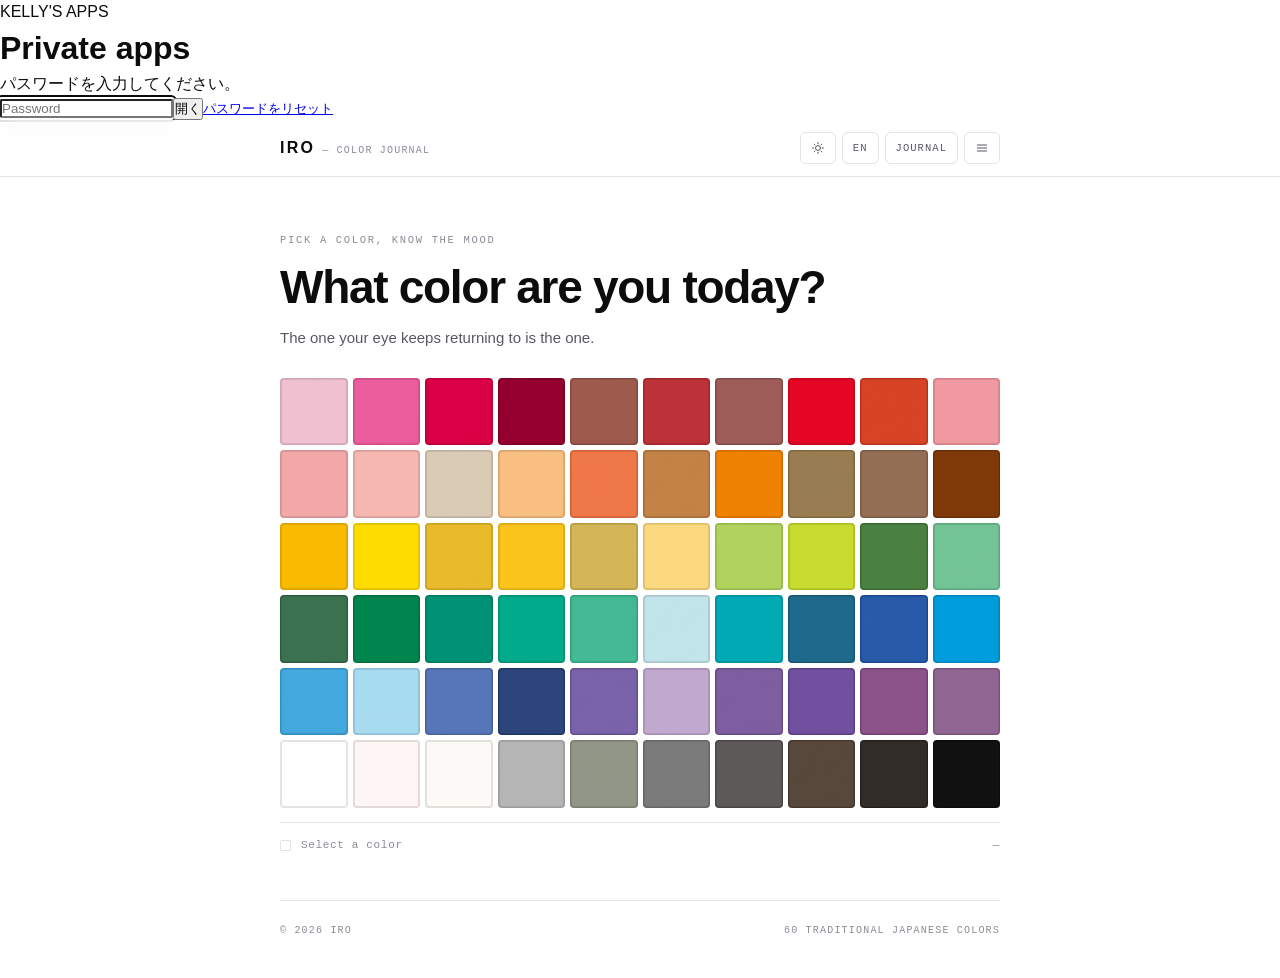
<file: apps/iro-color/index.html>
<!DOCTYPE html>
<html lang="en" data-theme="dark" data-lang="en">
<head>
<meta charset="UTF-8">
<meta name="viewport" content="width=device-width, initial-scale=1, viewport-fit=cover">
<script src="../vendor/crypto-js.min.js?v=5"></script><script src="../auth.js?v=6"></script>
<title>IRO — Japanese Color Journal</title>
<meta name="description" content="Pick one of 60 traditional Japanese colors, read what it carries, and keep a daily color journal.">
<meta name="theme-color" content="#0a0a0b">
<meta name="color-scheme" content="dark light">
<link rel="manifest" href="manifest.webmanifest">
<link rel="apple-touch-icon" href="icon.svg">
<meta name="apple-mobile-web-app-capable" content="yes">
<meta name="apple-mobile-web-app-title" content="IRO">
<link rel="icon" href="data:image/svg+xml,%3Csvg xmlns='http://www.w3.org/2000/svg' viewBox='0 0 32 32'%3E%3Crect width='32' height='32' rx='8' fill='%230f0f11'/%3E%3Crect x='5' y='5' width='10' height='10' rx='2.5' fill='%23D7003A'/%3E%3Crect x='17' y='5' width='10' height='10' rx='2.5' fill='%23F8B500'/%3E%3Crect x='5' y='17' width='10' height='10' rx='2.5' fill='%231E50A2'/%3E%3Crect x='17' y='17' width='10' height='10' rx='2.5' fill='%233F7735'/%3E%3C/svg%3E">
<style>
/* ============================================================
   IRO — design tokens
   One shape language: rounded rectangles. One type system:
   grotesque UI sans + monospace for data. Neutral canvas only.
   ============================================================ */
:root{
  --sans:-apple-system,BlinkMacSystemFont,"Inter","Segoe UI",Roboto,"Helvetica Neue",
         "Hiragino Kaku Gothic ProN","Hiragino Sans","Noto Sans JP",sans-serif;
  --mono:ui-monospace,SFMono-Regular,"SF Mono","JetBrains Mono",Menlo,Consolas,monospace;

  --bg:#0a0a0b;
  --surface:#141416;
  --surface-2:#1c1c20;
  --line:rgba(255,255,255,.10);
  --line-2:rgba(255,255,255,.20);
  --fg:#f4f4f5;
  --fg-2:#a2a2aa;
  --fg-3:#6a6a73;
  --ring:#f4f4f5;
  --shadow:0 24px 60px -20px rgba(0,0,0,.8);

  /* one radius scale, used everywhere */
  /* cold-press cotton rag: a coarse tooth plus a fine grain, both lit from
     the top left so the bumps have a consistent direction */
  --paper-tooth:url("data:image/svg+xml;utf8,<svg xmlns='http://www.w3.org/2000/svg' width='320' height='320'><filter id='p' x='0' y='0' width='100%25' height='100%25'><feTurbulence type='fractalNoise' baseFrequency='0.022' numOctaves='4' seed='3' result='t'/><feDiffuseLighting in='t' lighting-color='%23ffffff' surfaceScale='1.6' result='l'><feDistantLight azimuth='225' elevation='48'/></feDiffuseLighting><feComponentTransfer in='l'><feFuncR type='linear' slope='1' intercept='-0.243'/><feFuncG type='linear' slope='1' intercept='-0.243'/><feFuncB type='linear' slope='1' intercept='-0.243'/></feComponentTransfer></filter><rect width='320' height='320' filter='url(%23p)'/></svg>");
  --paper-grain:url("data:image/svg+xml;utf8,<svg xmlns='http://www.w3.org/2000/svg' width='110' height='110'><filter id='g' x='0' y='0' width='100%25' height='100%25'><feTurbulence type='fractalNoise' baseFrequency='0.55' numOctaves='3' seed='11' result='t'/><feDiffuseLighting in='t' lighting-color='%23ffffff' surfaceScale='0.6' result='l'><feDistantLight azimuth='225' elevation='55'/></feDiffuseLighting><feComponentTransfer in='l'><feFuncR type='linear' slope='1' intercept='-0.319'/><feFuncG type='linear' slope='1' intercept='-0.319'/><feFuncB type='linear' slope='1' intercept='-0.319'/></feComponentTransfer></filter><rect width='110' height='110' filter='url(%23g)'/></svg>");

  --r-tile:4px;
  --r-ui:6px;
  --r-card:14px;
  --gap-grid:5px;
  --tap:44px;
}
[data-theme="light"]{
  --bg:#ffffff;
  --surface:#f6f6f7;
  --surface-2:#eeeef0;
  --line:rgba(0,0,0,.11);
  --line-2:rgba(0,0,0,.24);
  --fg:#0c0c0e;
  --fg-2:#585862;
  --fg-3:#8b8b95;
  --ring:#0c0c0e;
  --shadow:0 24px 60px -24px rgba(0,0,0,.28);
}

*,*::before,*::after{box-sizing:border-box;margin:0;padding:0}

html{-webkit-text-size-adjust:100%}
body{
  font-family:var(--sans);
  background:var(--bg);
  color:var(--fg);
  font-size:16px;
  line-height:1.5;
  -webkit-font-smoothing:antialiased;
  -moz-osx-font-smoothing:grayscale;
  font-feature-settings:"kern" 1,"liga" 1,"cv11" 1,"ss01" 1;
  min-height:100vh;
  transition:background-color .25s ease,color .25s ease;
}

::selection{background:var(--fg);color:var(--bg)}

:focus-visible{
  outline:2px solid var(--ring);
  outline-offset:2px;
  border-radius:2px;
}
:focus:not(:focus-visible){outline:none}

/* ---------- shared primitives ---------- */
.wrap{width:100%;max-width:760px;margin:0 auto;padding:0 20px}

.mono{
  font-family:var(--mono);
  font-size:11px;
  letter-spacing:.10em;
  text-transform:uppercase;
  font-weight:500;
  font-variant-ligatures:none;
}
.eyebrow{
  font-family:var(--mono);
  font-size:10.5px;
  letter-spacing:.16em;
  text-transform:uppercase;
  color:var(--fg-3);
  font-weight:500;
}

.page{display:none}
.page.active{display:block;animation:fade .32s cubic-bezier(.22,1,.36,1)}
@keyframes fade{from{opacity:0;transform:translateY(6px)}to{opacity:1;transform:none}}

/* ---------- top bar ---------- */
.bar{
  position:sticky;top:0;z-index:50;
  background:color-mix(in srgb,var(--bg) 82%,transparent);
  -webkit-backdrop-filter:saturate(180%) blur(14px);
  backdrop-filter:saturate(180%) blur(14px);
  border-bottom:1px solid var(--line);
}
.bar-in{
  max-width:760px;margin:0 auto;padding:0 20px;
  height:56px;display:flex;align-items:center;justify-content:space-between;gap:12px;
}
.brand{display:flex;align-items:baseline;gap:7px;text-decoration:none;color:var(--fg);min-width:0}
.brand-mark{font-size:16px;font-weight:750;letter-spacing:.14em}
.brand-sub{
  font-family:var(--mono);font-size:10px;letter-spacing:.12em;
  color:var(--fg-3);text-transform:uppercase;white-space:nowrap;
}
@media (max-width:400px){
  .brand-mark{font-size:15px}
  .brand-sub{font-size:9px;letter-spacing:.06em}
}
/* below this the bar carries the wordmark and the menu only — everything
   else moves inside the menu, where there is room to label it */
@media (max-width:620px){
  /* .icon-btn sets display later in the sheet, so this needs to outrank it */
  .bar .bar-only-wide{display:none}
}

.bar-actions{display:flex;align-items:center;gap:6px}

.icon-btn{
  height:32px;min-width:32px;padding:0 10px;
  display:inline-flex;align-items:center;justify-content:center;gap:6px;
  background:transparent;border:1px solid var(--line);border-radius:var(--r-ui);
  color:var(--fg-2);cursor:pointer;
  font-family:var(--mono);font-size:10.5px;letter-spacing:.10em;text-transform:uppercase;font-weight:500;
  transition:color .15s,border-color .15s,background-color .15s;
  -webkit-tap-highlight-color:transparent;
}
.icon-btn:hover{color:var(--fg);border-color:var(--line-2)}
.icon-btn svg{width:14px;height:14px}
/* the button shows the mode you are in, not the one you would switch to */
.icon-btn .ico{display:none}
[data-theme="light"] .icon-btn .ico-sun{display:block}
[data-theme="dark"] .icon-btn .ico-moon{display:block}

/* ---------- menu ---------- */
.menu-wrap{position:relative}
.menu{
  position:absolute;top:calc(100% + 8px);right:0;z-index:60;
  min-width:200px;padding:6px;
  background:var(--bg);border:1px solid var(--line);border-radius:10px;
  box-shadow:var(--shadow);
  display:none;
}
.menu.open{display:block}
/* direct children only — the switches inside .switch-row are buttons too */
.menu > button{
  display:flex;align-items:center;gap:11px;width:100%;text-align:left;
  padding:11px 12px;border:0;border-radius:6px;background:transparent;
  color:var(--fg-2);cursor:pointer;
  font-family:var(--mono);font-size:10.5px;letter-spacing:.12em;
  text-transform:uppercase;font-weight:500;
  transition:background-color .12s,color .12s;
}
.menu > button svg{width:15px;height:15px;flex:0 0 auto}

/* language and mode: a low, rounded slider with its two states either side */
.switch-row{
  display:flex;align-items:center;justify-content:flex-start;gap:11px;
  padding:9px 12px;
}
.switch-side{
  font-family:var(--mono);font-size:10px;letter-spacing:.12em;
  text-transform:uppercase;font-weight:500;
  color:var(--fg-3);transition:color .16s;
  display:flex;align-items:center;
}
.switch-side svg{width:13px;height:13px;display:block}
.switch-side.on{color:var(--fg)}
.switch{
  position:relative;flex:0 0 auto;
  width:34px;height:17px;padding:0;border:0;border-radius:999px;
  background:var(--surface-2);
  box-shadow:inset 0 0 0 1px var(--line);
  cursor:pointer;transition:background-color .18s;
  -webkit-tap-highlight-color:transparent;
}
.switch .knob{
  position:absolute;top:2.5px;left:2.5px;
  width:12px;height:12px;border-radius:999px;
  background:var(--fg-3);
  transition:transform .2s cubic-bezier(.22,1,.36,1),background-color .18s;
}
.switch.on .knob{transform:translateX(17px);background:var(--fg)}
.menu > button:hover{background:var(--surface);color:var(--fg)}
.menu > button[aria-current="true"]{color:var(--fg);font-weight:560}
.menu-rule{height:1px;background:var(--line);margin:6px 4px}

/* ---------- guide ---------- */
.guide-head{padding:56px 0 8px}
.guide-sec{margin-top:40px}
.guide-sec h3{
  font-size:clamp(18px,3.2vw,21px);font-weight:600;letter-spacing:-.015em;
  padding-bottom:10px;margin-bottom:14px;border-bottom:1px solid var(--line);
}
[data-lang="ja"] .guide-sec h3{letter-spacing:.05em}
.guide-sec p{font-size:15px;line-height:1.75;color:var(--fg-2);max-width:64ch}
[data-lang="ja"] .guide-sec p{line-height:1.95}
.guide-sec p + p{margin-top:12px}

.hue-list{display:grid;gap:2px;margin-top:6px}
.hue{
  display:grid;grid-template-columns:auto 1fr;gap:16px;align-items:start;
  padding:16px 0;border-bottom:1px solid var(--line);
}
.hue-chip{
  width:34px;height:34px;border-radius:var(--r-tile);
  background:var(--c);box-shadow:inset 0 0 0 1px var(--line);
  background-image:var(--paper-tooth);background-size:120px 120px;
  background-blend-mode:soft-light;
}
.hue-name{font-size:14px;font-weight:600;margin-bottom:6px}
.hue-body{font-size:14px;line-height:1.75;color:var(--fg-2)}
[data-lang="ja"] .hue-body{line-height:1.95}

.ref-list{list-style:none;display:grid;gap:8px;margin-top:4px}
.ref-list a{
  font-size:13px;color:var(--fg-2);text-decoration:none;word-break:break-all;
  border-bottom:1px solid var(--line);padding-bottom:2px;
}
.ref-list a:hover{color:var(--fg);border-color:var(--fg-3)}
.guide-note{font-size:13px;line-height:1.7;color:var(--fg-3);margin-top:10px;max-width:64ch}

/* ---------- headings ---------- */
.h1{
  font-size:clamp(30px,7vw,46px);
  font-weight:620;
  letter-spacing:-.028em;
  line-height:1.06;
  text-wrap:balance;
}
.h2{font-size:clamp(22px,4.4vw,28px);font-weight:600;letter-spacing:-.02em;line-height:1.15}
/* Japanese has no word spaces, so it wants tracking where Latin wants none */
[data-lang="ja"] .h1{letter-spacing:.12em;line-height:1.24}
[data-lang="ja"] .h2{letter-spacing:.06em}
.lede{font-size:15px;color:var(--fg-2);line-height:1.6;max-width:42ch}

.section{margin-top:44px}
.section-head{
  display:flex;align-items:baseline;justify-content:space-between;gap:14px;
  padding-bottom:10px;margin-bottom:16px;border-bottom:1px solid var(--line);
}

/* ---------- back link ---------- */
.back{
  display:inline-flex;align-items:center;gap:7px;
  background:none;border:0;cursor:pointer;padding:6px 0;
  color:var(--fg-3);font-family:var(--mono);font-size:10.5px;
  letter-spacing:.14em;text-transform:uppercase;font-weight:500;
  transition:color .15s;-webkit-tap-highlight-color:transparent;
}
.back:hover{color:var(--fg)}

/* ============================================================
   TOP — palette wall
   ============================================================ */
.top-head{padding:56px 0 28px}
.top-head .eyebrow{margin-bottom:14px;display:block}
.top-head .lede{margin-top:14px}

/* the mosaic. the calendar below reuses the exact same metrics. */
.swatch-grid{
  display:grid;
  grid-template-columns:repeat(6,1fr);
  gap:var(--gap-grid);
}
@media (min-width:560px){.swatch-grid{grid-template-columns:repeat(10,1fr)}}

/* The button is a fixed hit area that never moves; only the chip inside it
   scales. Shrinking the button itself meant a finger could end up outside it
   on touchend, so taps were silently swallowed. */
.swatch{
  position:relative;
  aspect-ratio:1/1;
  width:100%;
  min-height:38px;
  border:0;padding:0;
  background:none;
  cursor:pointer;
  -webkit-tap-highlight-color:transparent;
}
.swatch .chip{
  position:absolute;inset:0;
  border-radius:var(--r-tile);
  background:var(--c);
  /* hairline keeps near-white and near-black chips readable in both themes */
  box-shadow:inset 0 0 0 1px var(--line);
  transition:transform .18s cubic-bezier(.22,1,.36,1),box-shadow .18s ease;
}
.swatch .chip::before{
  content:"";position:absolute;inset:0;border-radius:inherit;pointer-events:none;
  background-image:var(--paper-tooth),var(--paper-grain);
  background-size:160px 160px,60px 60px;
  background-blend-mode:soft-light;
  mix-blend-mode:soft-light;
  opacity:.3;
}
.swatch::after{
  content:"";position:absolute;inset:-3px;border-radius:calc(var(--r-tile) + 3px);
  border:1.5px solid transparent;transition:border-color .15s ease;pointer-events:none;
}
/* The chip presses into the sheet rather than lifting off it — raised, it
   overlapped the row above. No ring either: that read as a hard black edge in
   light mode. The ring stays for keyboard focus, where an unmistakable
   outline matters more than the effect. */
/* hover only where a pointer can actually hover — on touch it sticks */
@media (hover:hover){
  .swatch:hover{z-index:2}
  .swatch:hover .chip{
    transform:scale(.94);
    box-shadow:inset 0 0 0 1px var(--line),inset 0 2px 7px rgba(0,0,0,.22);
  }
}
.swatch:focus-visible{z-index:2}
.swatch:focus-visible .chip{
  transform:scale(.94);
  box-shadow:inset 0 0 0 1px var(--line),inset 0 2px 7px rgba(0,0,0,.22);
}
.swatch:focus-visible::after{border-color:var(--ring)}
.swatch:focus-visible{outline:none}
.swatch:active .chip{
  transform:scale(.88);
  box-shadow:inset 0 0 0 1px var(--line),inset 0 3px 9px rgba(0,0,0,.3);
}

/* live readout — fixed height so the grid never shifts */
.readout{
  margin-top:14px;height:34px;
  display:flex;align-items:center;gap:10px;
  border-top:1px solid var(--line);padding-top:12px;
  font-family:var(--mono);font-size:11px;letter-spacing:.06em;
  color:var(--fg-3);
}
.readout-dot{
  width:11px;height:11px;border-radius:2px;flex:0 0 auto;
  background:var(--rc,transparent);
  box-shadow:inset 0 0 0 1px var(--line);
  transition:background-color .15s ease;
}
.readout-name{color:var(--fg-2);font-weight:500}
.readout-hex{margin-left:auto;color:var(--fg-3)}
.readout.idle .readout-name,.readout.idle .readout-hex{color:var(--fg-3);font-weight:400}

/* ============================================================
   SWATCH CARD — the one component every color is shown in
   (result hero, journal preview, saved, modal)
   ============================================================ */
.swatch-card{
  position:relative;
  border-radius:var(--r-card);
  background:var(--c,#333);
  box-shadow:inset 0 0 0 1px var(--line);
  padding:22px 22px 40px;
  display:flex;flex-direction:column;justify-content:space-between;
  overflow:hidden;
  color:#fff;                     /* names are always white, as in v11 */
}
.swatch-card.size-hero{aspect-ratio:4/3}
@media (min-width:640px){.swatch-card.size-hero{aspect-ratio:16/9}}
.swatch-card.size-sm{aspect-ratio:16/9;padding:18px 18px 30px;border-radius:12px}
.swatch-card.size-xs{height:76px;padding:14px;border-radius:10px}

/* Cotton-rag watercolor paper: a cold-press tooth raised by a distant light
   from the top left, over a wash that falls away to the bottom right.
   Both blend in soft-light, so they shade the color without recoloring it —
   the hex stays the hex. */
.swatch-card::before{
  content:"";
  position:absolute; inset:0; pointer-events:none;
  background-image:
    linear-gradient(145deg,
      rgba(255,255,255,.34) 0%,
      rgba(255,255,255,.10) 28%,
      rgba(255,255,255,0)   46%,
      rgba(0,0,0,.06)       72%,
      rgba(0,0,0,.15)       100%),
    var(--paper-tooth),
    var(--paper-grain);
  background-size: auto, 320px 320px, 110px 110px;
  background-blend-mode: normal, soft-light, soft-light;
  mix-blend-mode: soft-light;
  opacity:.42;
}


.swatch-card > *{position:relative;z-index:1}


.sc-top{display:flex;align-items:flex-start;justify-content:space-between;gap:12px}
.sc-tag{
  font-family:var(--mono);font-size:10px;letter-spacing:.14em;text-transform:uppercase;
  opacity:.92;font-weight:500;
  text-shadow:var(--lift,0 1px 6px rgba(0,0,0,.4));
}
.sc-jp{
  font-size:clamp(38px,11vw,68px);
  font-weight:600;letter-spacing:.16em;line-height:1.16;
  /* letter-spacing adds a trailing gap; pull it back so the name stays flush */
  margin-right:-.16em;
  text-shadow:var(--lift,0 1px 8px rgba(0,0,0,.35));
}
.swatch-card.size-sm .sc-jp{font-size:clamp(26px,7vw,36px)}
.swatch-card.size-xs .sc-jp{font-size:22px}
.sc-romaji{
  font-family:var(--mono);font-size:12px;letter-spacing:.1em;text-transform:uppercase;
  opacity:.95;margin-top:16px;font-weight:500;
  text-shadow:var(--lift,0 1px 6px rgba(0,0,0,.4));
}
.swatch-card.size-xs .sc-romaji{font-size:10px;margin-top:6px}
.sc-mood{
  font-family:var(--mono);font-size:10px;letter-spacing:.08em;
  opacity:.85;margin-top:10px;line-height:1.6;max-width:36ch;text-transform:uppercase;
  text-shadow:var(--lift,0 1px 6px rgba(0,0,0,.4));
}

/* ---------- data strip: hex / rgb / hsl, click to copy ---------- */
.data-strip{
  display:grid;grid-template-columns:repeat(3,1fr);
  border:1px solid var(--line);border-radius:var(--r-ui);
  margin-top:12px;overflow:hidden;
}
.data-cell{
  padding:11px 12px;text-align:left;background:transparent;border:0;
  border-right:1px solid var(--line);cursor:pointer;
  font-family:var(--mono);color:var(--fg);
  transition:background-color .15s;-webkit-tap-highlight-color:transparent;
  min-width:0;
}
.data-cell:last-child{border-right:0}
.data-cell:hover{background:var(--surface)}
.data-cell .k{display:block;font-size:9.5px;letter-spacing:.14em;color:var(--fg-3);margin-bottom:4px}
.data-cell .v{display:block;font-size:12px;letter-spacing:.02em;white-space:nowrap;overflow:hidden;text-overflow:ellipsis}
.data-cell.copied .k{color:var(--fg)}

/* ---------- mood chips — squared, not pills ---------- */
.chips{display:flex;flex-wrap:wrap;gap:6px}
.chip{
  font-family:var(--mono);font-size:10.5px;letter-spacing:.09em;text-transform:uppercase;
  padding:6px 9px;border:1px solid var(--line);border-radius:var(--r-tile);
  color:var(--fg-2);font-weight:500;white-space:nowrap;
}

/* ---------- running text: mood + origin, no enclosing box ---------- */
.prose{font-size:15px;line-height:1.72;color:var(--fg-2);max-width:60ch}
.prose + .prose{margin-top:14px}
.kanji-line{
  font-family:var(--mono);font-size:11px;letter-spacing:.1em;
  color:var(--fg-3);margin-bottom:14px;
}
/* Japanese sets better with a touch more leading and no max-width squeeze */
[data-lang="ja"] .prose{line-height:1.95;max-width:44em}

/* ---------- buttons ---------- */
.actions{display:grid;grid-template-columns:1fr 1fr;gap:8px;margin-top:40px}
.btn{
  min-height:46px;padding:13px 18px;
  font-family:var(--mono);font-size:11.5px;font-weight:500;
  letter-spacing:.12em;text-transform:uppercase;
  border-radius:var(--r-ui);
  /* quiet by default: the color is the loudest thing on the page, not the UI */
  background:transparent;border:1px solid var(--line);color:var(--fg-2);
  cursor:pointer;transition:background-color .15s,border-color .15s,color .15s;
  -webkit-tap-highlight-color:transparent;
}
.btn:hover{background:var(--surface);border-color:var(--line-2);color:var(--fg)}
.btn:active{background:var(--surface-2)}
/* primary is a shade of emphasis, not an inverted slab */
.btn-primary{background:var(--surface);border-color:var(--line-2);color:var(--fg)}
.btn-primary:hover{background:var(--surface-2);border-color:var(--fg-3)}
.btn-ghost{border-color:var(--line);color:var(--fg-3)}
.btn-danger{border-color:var(--line);color:var(--fg-3)}
.btn-danger:hover{color:#e5484d;border-color:#e5484d;background:transparent}

/* ============================================================
   JOURNAL FORM
   ============================================================ */
.field{margin-top:26px}
.field label{display:block;margin-bottom:9px}
.input,.textarea{
  width:100%;
  font-family:var(--sans);font-size:15px;color:var(--fg);
  background:var(--surface);
  border:1px solid var(--line);border-radius:var(--r-ui);
  padding:13px 14px;
  transition:border-color .15s,background-color .15s;
  -webkit-appearance:none;appearance:none;
}
.input{min-height:48px}
.textarea{min-height:76px;resize:vertical;line-height:1.65}
.input:focus,.textarea:focus{outline:none;border-color:var(--fg-3);background:var(--surface-2)}
.input:focus-visible,.textarea:focus-visible{outline:2px solid var(--ring);outline-offset:2px}
.textarea::placeholder{color:var(--fg-3)}
/* keep the native date picker legible in dark mode */
[data-theme="dark"] .input[type="date"]{color-scheme:dark}
.input[type="date"]{cursor:pointer}

/* ============================================================
   SAVED
   ============================================================ */
.saved-wrap{padding:64px 0 40px;text-align:left}
.saved-note{
  margin-top:16px;padding:18px;
  background:var(--surface);border:1px solid var(--line);border-radius:var(--r-ui);
  font-size:15px;line-height:1.72;color:var(--fg-2);white-space:pre-wrap;word-break:break-word;
}
.saved-note.empty{color:var(--fg-3);font-style:normal}

/* ============================================================
   CALENDAR — same grid metrics as the palette wall
   ============================================================ */
.cal-head{
  display:flex;align-items:center;justify-content:space-between;gap:12px;
  margin-bottom:30px;flex-wrap:wrap;
}
/* capped so a day tile lands at the same ~85px as a palette tile —
   the two grids are meant to read as one component */
.cal-grid{
  display:grid;grid-template-columns:repeat(7,1fr);gap:var(--gap-grid);
  max-width:625px;
}
@media (max-width:420px){
  .cal-grid{gap:4px}
}
.cal-dow{
  font-family:var(--mono);font-size:9.5px;letter-spacing:.1em;text-transform:uppercase;
  color:var(--fg-3);text-align:center;padding:0 0 6px;font-weight:500;
}
.cal-cell{
  position:relative;aspect-ratio:1/1;min-height:38px;
  border-radius:var(--r-tile);
  background:var(--c,var(--surface));
  box-shadow:inset 0 0 0 1px var(--line);
  border:0;padding:0;
  display:grid;place-items:center;text-align:center;
  cursor:pointer;color:var(--fg-3);
  font-family:var(--mono);font-size:10px;letter-spacing:.02em;font-weight:500;
  transition:transform .18s cubic-bezier(.22,1,.36,1),box-shadow .18s ease;
  -webkit-tap-highlight-color:transparent;
}
.cal-cell.filled{color:var(--on,#fff)}
.cal-cell.muted{background:transparent;box-shadow:none;cursor:default;pointer-events:none}
.cal-cell:not(.muted):hover{
  transform:translateY(-2px);
  box-shadow:inset 0 0 0 1px var(--line),0 8px 18px -6px rgba(0,0,0,.55);
  z-index:2;
}
.cal-cell.today{box-shadow:inset 0 0 0 1.5px var(--fg)}
.cal-legend{
  margin-top:16px;padding-top:14px;border-top:1px solid var(--line);
  font-family:var(--mono);font-size:10.5px;letter-spacing:.08em;text-transform:uppercase;color:var(--fg-3);
  display:flex;justify-content:space-between;gap:12px;flex-wrap:wrap;
}

/* ---------- month's entries: a fold-out list, each row removable ---------- */
.entry-block{margin-top:24px;border-top:1px solid var(--line)}
.entry-toggle{
  width:100%;display:flex;align-items:center;justify-content:space-between;gap:12px;
  padding:14px 0;background:none;border:0;cursor:pointer;
  color:var(--fg-2);font-family:var(--mono);font-size:10.5px;
  letter-spacing:.12em;text-transform:uppercase;font-weight:500;
  transition:color .15s;-webkit-tap-highlight-color:transparent;
}
.entry-toggle:hover{color:var(--fg)}
.entry-toggle .chev{width:15px;height:15px;flex:0 0 auto;transition:transform .32s cubic-bezier(.22,1,.36,1)}
.entry-block.open .entry-toggle .chev{transform:rotate(180deg)}
/* 0fr -> 1fr animates the natural height without having to measure it */
.entry-collapse{
  display:grid;grid-template-rows:0fr;
  transition:grid-template-rows .34s cubic-bezier(.22,1,.36,1);
}
.entry-collapse > *{overflow:hidden}
.entry-block.open .entry-collapse{grid-template-rows:1fr}
.entry-list{display:grid;gap:0;padding-bottom:6px}
.entry{
  display:grid;grid-template-columns:auto 1fr auto;gap:14px;align-items:center;
  padding:12px 0;border-bottom:1px solid var(--line);
}
.entry-chip{
  width:30px;height:30px;border-radius:var(--r-tile);
  background:var(--c);box-shadow:inset 0 0 0 1px var(--line);
  background-image:var(--paper-tooth);background-size:110px 110px;
  background-blend-mode:soft-light;
}
.entry-main{min-width:0;cursor:pointer}
.entry-day{
  font-family:var(--mono);font-size:10px;letter-spacing:.12em;
  text-transform:uppercase;color:var(--fg-3);
}
.entry-name{font-size:14px;font-weight:560;margin-top:3px}
.entry-note{
  font-size:13px;color:var(--fg-2);margin-top:3px;
  overflow:hidden;text-overflow:ellipsis;white-space:nowrap;
}
.entry-del{
  width:30px;height:30px;flex:0 0 auto;
  display:grid;place-items:center;
  background:transparent;border:1px solid var(--line);border-radius:var(--r-ui);
  color:var(--fg-3);cursor:pointer;
  transition:color .15s,border-color .15s;
  -webkit-tap-highlight-color:transparent;
}
.entry-del:hover{color:#e5484d;border-color:#e5484d}
.entry-del svg{width:13px;height:13px;display:block}
.entry-empty{padding:20px 0;font-size:14px;color:var(--fg-3)}

/* ============================================================
   MODAL
   ============================================================ */
.overlay{
  position:fixed;inset:0;z-index:100;
  display:none;align-items:center;justify-content:center;padding:20px;
  background:rgba(0,0,0,.62);
  -webkit-backdrop-filter:blur(6px);backdrop-filter:blur(6px);
}
.overlay.active{display:flex;animation:fade .2s ease}
.modal{
  background:var(--bg);
  border:1px solid var(--line);
  border-radius:var(--r-card);
  box-shadow:var(--shadow);
  width:100%;max-width:400px;max-height:85vh;overflow-y:auto;
  padding:18px;
}
.modal-head{display:flex;align-items:center;justify-content:space-between;margin-bottom:14px}
.modal-x{
  width:30px;height:30px;display:grid;place-items:center;
  background:transparent;border:1px solid var(--line);border-radius:var(--r-ui);
  color:var(--fg-2);cursor:pointer;font-size:16px;line-height:1;
  transition:color .15s,border-color .15s;
}
.modal-x:hover{color:var(--fg);border-color:var(--line-2)}
.modal-note{
  margin-top:14px;padding:14px;
  background:var(--surface);border:1px solid var(--line);border-radius:var(--r-ui);
  font-size:14px;line-height:1.7;color:var(--fg-2);white-space:pre-wrap;word-break:break-word;
}

/* ---------- toast ---------- */
.toast{
  position:fixed;left:50%;bottom:26px;transform:translate(-50%,14px);
  z-index:200;pointer-events:none;opacity:0;
  background:var(--fg);color:var(--bg);
  font-family:var(--mono);font-size:10.5px;letter-spacing:.12em;text-transform:uppercase;font-weight:500;
  padding:9px 14px;border-radius:var(--r-ui);
  transition:opacity .2s ease,transform .2s ease;
}
.toast.show{opacity:1;transform:translate(-50%,0)}

.foot{
  margin-top:64px;padding:22px 0 40px;border-top:1px solid var(--line);
  font-family:var(--mono);font-size:10px;letter-spacing:.12em;text-transform:uppercase;
  color:var(--fg-3);display:flex;justify-content:space-between;gap:12px;flex-wrap:wrap;
}

@media (prefers-reduced-motion:reduce){
  *,*::before,*::after{animation-duration:.001ms!important;transition-duration:.001ms!important}
}
</style>
</head>
<body>

<header class="bar">
  <div class="bar-in">
    <a class="brand" href="#" onclick="goTop();return false">
      <span class="brand-mark">IRO</span>
      <span class="brand-sub">—&nbsp;<span data-i18n="brand.sub">Color Journal</span></span>
    </a>
    <div class="bar-actions">
      <button class="icon-btn bar-only-wide" id="themeBtn" onclick="toggleTheme()">
        <svg class="ico ico-sun" viewBox="0 0 24 24" fill="none" stroke="currentColor" stroke-width="1.7" stroke-linecap="round" aria-hidden="true">
          <circle cx="12" cy="12" r="4.2"/><path d="M12 2.6v2.2M12 19.2v2.2M2.6 12h2.2M19.2 12h2.2M5.3 5.3l1.6 1.6M17.1 17.1l1.6 1.6M18.7 5.3l-1.6 1.6M6.9 17.1l-1.6 1.6"/>
        </svg>
        <svg class="ico ico-moon" viewBox="0 0 24 24" fill="none" stroke="currentColor" stroke-width="1.7" stroke-linecap="round" stroke-linejoin="round" aria-hidden="true">
          <path d="M20.2 14.6A8.4 8.4 0 1 1 9.4 3.8a6.6 6.6 0 0 0 10.8 10.8Z"/>
        </svg>
      </button>
      <button class="icon-btn bar-only-wide" id="langBtn" onclick="toggleLang()" aria-label="Switch language">EN</button>
      <button class="icon-btn bar-only-wide" onclick="goCalendar()" data-i18n="nav.journal">Journal</button>
      <span class="menu-wrap">
        <button class="icon-btn" id="menuBtn" aria-haspopup="true" aria-expanded="false" aria-label="Menu">
          <svg viewBox="0 0 24 24" fill="none" stroke="currentColor" stroke-width="1.8" stroke-linecap="round" aria-hidden="true">
            <path d="M4 7h16M4 12h16M4 17h16"/>
          </svg>
        </button>
        <div class="menu" id="menu" role="menu">
          <button role="menuitem" onclick="menuGo('top')">
            <svg viewBox="0 0 24 24" fill="none" stroke="currentColor" stroke-width="1.6" stroke-linejoin="round" aria-hidden="true"><rect x="3.5" y="3.5" width="7" height="7" rx="1.4"/><rect x="13.5" y="3.5" width="7" height="7" rx="1.4"/><rect x="3.5" y="13.5" width="7" height="7" rx="1.4"/><rect x="13.5" y="13.5" width="7" height="7" rx="1.4"/></svg>
            <span data-i18n="nav.palette">Palette</span>
          </button>
          <button role="menuitem" onclick="menuGo('calendar')">
            <svg viewBox="0 0 24 24" fill="none" stroke="currentColor" stroke-width="1.6" stroke-linecap="round" stroke-linejoin="round" aria-hidden="true"><rect x="3.5" y="5" width="17" height="15.5" rx="2"/><path d="M3.5 9.5h17M8 3.2v3.4M16 3.2v3.4"/></svg>
            <span data-i18n="nav.journal">Journal</span>
          </button>
          <button role="menuitem" onclick="menuGo('guide')">
            <svg viewBox="0 0 24 24" fill="none" stroke="currentColor" stroke-width="1.6" stroke-linecap="round" stroke-linejoin="round" aria-hidden="true"><path d="M12 7.2C10.4 5.6 8.2 4.9 5.3 4.9c-.9 0-1.6.1-2.1.2v13.4c.5-.1 1.2-.2 2.1-.2 2.9 0 5.1.7 6.7 2.3"/><path d="M12 7.2c1.6-1.6 3.8-2.3 6.7-2.3.9 0 1.6.1 2.1.2v13.4c-.5-.1-1.2-.2-2.1-.2-2.9 0-5.1.7-6.7 2.3"/><path d="M12 7.2v13.4"/></svg>
            <span data-i18n="nav.guide">Guide</span>
          </button>
          <div class="menu-rule"></div>
          <div class="switch-row">
            <span class="switch-side" data-side="en">EN</span>
            <button type="button" class="switch" id="langSwitch" role="switch" onclick="toggleLang()" aria-label="Language"><span class="knob"></span></button>
            <span class="switch-side" data-side="ja">JP</span>
          </div>
          <div class="switch-row">
            <span class="switch-side" data-side="light" aria-hidden="true"><svg viewBox="0 0 24 24" fill="none" stroke="currentColor" stroke-width="1.7" stroke-linecap="round"><circle cx="12" cy="12" r="4.2"/><path d="M12 2.6v2.2M12 19.2v2.2M2.6 12h2.2M19.2 12h2.2M5.3 5.3l1.6 1.6M17.1 17.1l1.6 1.6M18.7 5.3l-1.6 1.6M6.9 17.1l-1.6 1.6"/></svg></span>
            <button type="button" class="switch" id="themeSwitch" role="switch" onclick="toggleTheme()" aria-label="Theme"><span class="knob"></span></button>
            <span class="switch-side" data-side="dark" aria-hidden="true"><svg viewBox="0 0 24 24" fill="none" stroke="currentColor" stroke-width="1.7" stroke-linecap="round" stroke-linejoin="round"><path d="M20.2 14.6A8.4 8.4 0 1 1 9.4 3.8a6.6 6.6 0 0 0 10.8 10.8Z"/></svg></span>
          </div>
        </div>
      </span>
    </div>
  </div>
</header>

<!-- ===================== TOP ===================== -->
<main class="page active" id="page-top">
  <div class="wrap">
    <div class="top-head">
      <span class="eyebrow" data-i18n="top.tagline">Pick a color, know the mood</span>
      <h1 class="h1" data-i18n="top.h1">What color are you today?</h1>
      <p class="lede" data-i18n="top.lede">The one your eye keeps returning to is the one.</p>
    </div>

    <div class="swatch-grid" id="swatchGrid"></div>

    <div class="readout idle" id="readout">
      <span class="readout-dot" id="readoutDot"></span>
      <span class="readout-name" id="readoutName" data-i18n="top.readout">Select a color</span>
      <span class="readout-hex" id="readoutHex">—</span>
    </div>

    <div class="foot" style="margin-top:44px">
      <span class="copy"></span><span data-i18n="top.foot">60 traditional Japanese colors</span>
    </div>
  </div>
</main>

<!-- ===================== RESULT ===================== -->
<main class="page" id="page-result">
  <div class="wrap">
    <div style="padding:20px 0 16px"><button class="back" onclick="goTop()" data-i18n="back.palette">← Palette</button></div>

    <div class="swatch-card size-hero" id="resultCard">
      <div class="sc-top">
        <span class="sc-tag" id="resultIndex"></span>
        <span class="sc-tag" id="resultTagHex"></span>
      </div>
      <div>
        <div class="sc-jp" id="resultJp"></div>
        <div class="sc-romaji" id="resultRomaji"></div>
      </div>
    </div>

    <div class="data-strip">
      <button class="data-cell" onclick="copyVal(this)" data-key="hex"><span class="k">Hex</span><span class="v" id="dHex"></span></button>
      <button class="data-cell" onclick="copyVal(this)" data-key="rgb"><span class="k">RGB</span><span class="v" id="dRgb"></span></button>
      <button class="data-cell" onclick="copyVal(this)" data-key="hsl"><span class="k">HSL</span><span class="v" id="dHsl"></span></button>
    </div>

    <div class="section">
      <div class="section-head"><span class="eyebrow" data-i18n="sec.mood">Mood</span><span class="eyebrow" data-i18n="sec.moodSub">色と心</span></div>
      <div class="chips" id="chips" style="margin-bottom:18px"></div>
      <div class="prose" id="reading"></div>
    </div>

    <div class="section">
      <div class="section-head"><span class="eyebrow" data-i18n="sec.origin">Origin</span><span class="eyebrow" data-i18n="sec.originSub">色の由来</span></div>
      <div class="kanji-line" id="panelKanji"></div>
      <div class="prose" id="panelBody"></div>
    </div>

    <div class="actions">
      <button class="btn" onclick="goTop()" data-i18n="btn.again">Choose again</button>
      <button class="btn btn-primary" onclick="goJournal()" data-i18n="btn.save">Save to journal</button>
    </div>

    <div class="foot"><span class="copy"></span><span id="footHex"></span></div>
  </div>
</main>

<!-- ===================== JOURNAL FORM ===================== -->
<main class="page" id="page-journal">
  <div class="wrap">
    <div style="padding:20px 0 16px"><button class="back" onclick="goResult()" data-i18n="back.color">← Color</button></div>

    <span class="eyebrow" style="display:block;margin-bottom:12px" data-i18n="jr.eyebrow">New entry</span>
    <h2 class="h2" data-i18n="jr.title">Record today</h2>

    <div style="margin-top:24px">
      <div class="swatch-card size-sm" id="journalCard">
        <div class="sc-top"><span class="sc-tag" id="jTagHex"></span></div>
        <div>
          <div class="sc-jp" id="jJp"></div>
          <div class="sc-romaji" id="jRomaji"></div>
          <div class="sc-mood" id="jMood"></div>
        </div>
      </div>
    </div>

    <div class="field">
      <label class="eyebrow" for="journalDate" data-i18n="jr.date">Date</label>
      <input type="date" class="input" id="journalDate">
    </div>

    <div class="field">
      <label class="eyebrow" for="journalNote" data-i18n="jr.note">Note (optional)</label>
      <textarea class="textarea" id="journalNote"></textarea>
    </div>

    <div class="actions">
      <button class="btn" onclick="goResult()" data-i18n="btn.cancel">Cancel</button>
      <button class="btn btn-primary" onclick="saveEntry()" data-i18n="btn.saveEntry">Save entry</button>
    </div>

    <div class="foot"><span class="copy"></span><span data-i18n="foot.local">Stored on this device</span></div>
  </div>
</main>

<!-- ===================== SAVED ===================== -->
<main class="page" id="page-saved">
  <div class="wrap saved-wrap">
    <span class="eyebrow" style="display:block;margin-bottom:12px" data-i18n="sv.eyebrow">Saved</span>
    <h2 class="h2" id="savedTitle"></h2>

    <div style="margin-top:24px">
      <div class="swatch-card size-sm" id="savedCard">
        <div class="sc-top"><span class="sc-tag" id="sTagDate"></span><span class="sc-tag" id="sTagHex"></span></div>
        <div>
          <div class="sc-jp" id="sJp"></div>
          <div class="sc-romaji" id="sRomaji"></div>
        </div>
      </div>
    </div>

    <div class="saved-note" id="savedNote"></div>

    <div class="actions">
      <button class="btn" onclick="goTop()" data-i18n="btn.palette">Palette</button>
      <button class="btn btn-primary" onclick="goCalendar()" data-i18n="btn.viewJournal">View journal</button>
    </div>

    <div class="foot"><span class="copy"></span><span data-i18n="foot.local">Stored on this device</span></div>
  </div>
</main>

<!-- ===================== CALENDAR ===================== -->
<main class="page" id="page-calendar">
  <div class="wrap">
    <div style="padding:20px 0 32px"><button class="back" onclick="goTop()" data-i18n="back.palette">← Palette</button></div>

    <div class="cal-head">
      <div>
        <span class="eyebrow" style="display:block;margin-bottom:9px" data-i18n="cal.eyebrow">Journal</span>
        <h2 class="h2" id="calMonth"></h2>
      </div>
      <div style="display:flex;gap:6px">
        <button class="icon-btn" onclick="shiftMonth(-1)" aria-label="Previous month">←</button>
        <button class="icon-btn" onclick="thisMonth()" data-i18n="cal.today">Today</button>
        <button class="icon-btn" onclick="shiftMonth(1)" aria-label="Next month">→</button>
      </div>
    </div>

    <div class="cal-grid" id="calDow"></div>
    <div class="cal-grid" id="calGrid" style="margin-top:2px"></div>

    <div class="entry-block" id="entryBlock">
      <button class="entry-toggle" id="entryToggle" aria-expanded="false" aria-controls="entryCollapse">
        <span id="entryToggleLabel"></span>
        <svg class="chev" viewBox="0 0 24 24" fill="none" stroke="currentColor" stroke-width="1.8" stroke-linecap="round" stroke-linejoin="round" aria-hidden="true"><path d="M6 9.5l6 6 6-6"/></svg>
      </button>
      <div class="entry-collapse" id="entryCollapse">
        <div><div class="entry-list" id="entryList"></div></div>
      </div>
    </div>

    <div class="cal-legend">
      <span id="calCount"></span>
      <span data-i18n="cal.hint">Tap a day to record</span>
    </div>

    <div class="foot"><span class="copy"></span><span data-i18n="foot.local">Stored on this device</span></div>
  </div>
</main>

<!-- ===================== GUIDE ===================== -->
<main class="page" id="page-guide">
  <div class="wrap">
    <div style="padding:20px 0 0"><button class="back" onclick="goTop()" data-i18n="back.palette">← Palette</button></div>
    <div class="guide-head">
      <span class="eyebrow" data-i18n="nav.guide" style="display:block;margin-bottom:12px">Guide</span>
      <h1 class="h1" id="guideTitle"></h1>
    </div>
    <div id="guideBody"></div>
    <div class="foot"><span id="footGuide"></span><span data-i18n="foot.local">Stored on this device</span></div>
  </div>
</main>

<!-- ===================== MODAL ===================== -->
<div class="overlay" id="modal" role="dialog" aria-modal="true" aria-labelledby="mJp">
  <div class="modal">
    <div class="modal-head">
      <span class="eyebrow" id="mDate"></span>
      <button class="modal-x" onclick="closeModal()" aria-label="Close">✕</button>
    </div>

    <div class="swatch-card size-xs" id="mCard">
      <div>
        <div class="sc-jp" id="mJp"></div>
        <div class="sc-romaji" id="mRomaji"></div>
      </div>
    </div>

    <div class="chips" id="mChips" style="margin-top:14px"></div>
    <div class="modal-note" id="mNote"></div>

    <div class="actions" style="margin-top:18px">
      <button class="btn btn-danger" onclick="deleteEntry()" data-i18n="btn.delete">Delete</button>
      <button class="btn btn-ghost" onclick="closeModal()" data-i18n="btn.close">Close</button>
    </div>
  </div>
</div>

<div class="toast" id="toast"></div>

<script>
// ===== 60 traditional Japanese colors, in gradient order =====
const colorData = [
  { name: '撫子色', romaji: 'Nadeshiko-iro', kanji: 'Nade (caress) - shiko (child)', hex: '#EEBBCB', mood: ['gentle', 'affectionate', 'modest', 'caring', 'kind'], psych: 'Soft pink suggests kindness and care. Nadeshiko-iro suits a gentle, quietly supportive mood. In color psychology, pink-to-red is often discussed in relation to warmth, connection, and action. Lightness, saturation, and the amount used all change the result, so treat this as a useful cue rather than a fixed rule.', origin: 'From the fringed pink flower, one of the "seven flowers of autumn" listed in classical Japanese poetry. Japanese color names preserve more than the hue of flowers, reds, and crimson dyes; they also hold memories of season, texture, and use. Dyeing methods, pigments, and light create a range of appearances, so it is best understood as a family of related tones rather than one fixed swatch.', kanjiJa: '撫子（なでしこ）＝ 撫子の花の淡い紅', moodJa: ['やさしい', '慈しみ', '控えめ', '思いやり', '親切'], psychJa: '淡いピンクは、やさしさや思いやりを感じさせる色。撫子色は、そっと寄り添うような穏やかなムードに似合います。 色彩心理ではピンク〜赤系は、あたたかさ、親密さ、行動への意識と結びつけて語られることがあります。明度や彩度、使う面積によって印象は変わるため、これは決まりではなく、色を選ぶ時の小さな手がかりとして受け取ってください。', originJa: '花びらの先が細かく裂けた撫子の色。古典和歌に数えられる「秋の七草」のひとつです。 和色の名は、花や紅、赤い染料から見いだした「そのものの色」だけでなく、季節や手触りまで含めた色合いの記憶です。染め方、顔料、光の違いによって幅が生まれるため、一つの厳密な見本に限定せず読むと背景がより見えてきます。' },
  { name: '躑躅色', romaji: 'Tsutsuji-iro', kanji: 'Tsutsuji (azalea) - iro (color)', hex: '#E95295', mood: ['expressive', 'unhidden', 'warm', 'forward', 'in bloom'], psych: 'Vivid pink adds confidence to sweetness. Tsutsuji-iro shines when you want to feel bright and fully yourself. The pink-to-red family commonly brings to mind warmth, connection, and action. Used in a small amount it can work as an accent; used more broadly, it can also help set the overall temperature of a space.', origin: 'The saturated pink of azalea, which flowers all at once along Japanese hillsides and hedgerows in late spring. The name grew from connections with flowers, reds, and crimson dyes, where close observation of nature met everyday craft. Traditional sources can show slightly different versions of the same color; that variation is part of the name’s richness, not a mistake.', kanjiJa: '躑躅（つつじ）＝ 躑躅の花の鮮やかな紅紫', moodJa: ['表に出す', '隠さない', '温かい', '前へ', '満開'], psychJa: '鮮やかなピンクは、愛らしさに華やかさを添える色。躑躅色は、明るく自分らしくいたい時に映えます。 この色が属するピンク〜赤系は、一般にあたたかさ、親密さ、行動への意識を連想させやすい領域です。少量ならアクセントに、広く使えば空間全体の温度感を整える働きも期待できます。', originJa: '晩春の斜面や生垣を一斉に埋める躑躅の、彩度の高い紅紫。 この名称は花や紅、赤い染料と結びつき、自然観察と暮らしの知恵が重なって生まれました。伝統色では同じ名でも資料や時代でわずかに異なる色幅があり、その揺らぎ自体が名前の豊かさを伝えています。' },
  { name: '紅', romaji: 'Kurenai', kanji: 'Kurenai (crimson)', hex: '#D7003A', mood: ['passionate', 'committed', 'burning', 'alive', 'decisive'], psych: 'Deep red communicates passion and resolve. Kurenai suits moments when you want to give feeling real strength. Personal experience and culture shape every response to color, yet pink-to-red can still support associations with warmth, connection, and action. Paired with other hues, the same color may feel quieter or more expressive.', origin: 'Dyed from safflower petals by an extremely labour-intensive process; the pigment was once worth more than its weight in gold. Behind the name are flowers, reds, and crimson dyes, suggesting not only a visible hue but also gathering, making, and use. Japanese traditional colors are closer to scenes than color codes, so surrounding material and light naturally change the impression.', kanjiJa: '紅（くれない）＝ 紅花から採る深い赤', moodJa: ['情熱', '覚悟', '燃える', '生きている', '決める'], psychJa: '深い赤は、情熱と意志をまっすぐ伝える色。紅は、気持ちに力を持たせたい時に似合います。 見る人の経験や文化で受け取り方は変わりますが、ピンク〜赤系にはあたたかさ、親密さ、行動への意識を支える役割があります。ほかの色と組み合わせると、同じ色でもより静かにも、より印象的にも見えてきます。', originJa: '紅花（べにばな）の花びらから染める色。手間のかかる工程を要し、かつては同じ重さの金より高価とされました。 色名の背景には花や紅、赤い染料があり、目に見える色だけでなく、採取、染色、使用の場面も想像させます。和色は色番号よりも情景に近い言葉なので、周囲の色や素材で印象が変わることも自然なことです。' },
  { name: '臙脂', romaji: 'Enji', kanji: 'Enji (rouge crimson)', hex: '#8C0026', mood: ['mature', 'composed', 'private', 'elegant', 'contained'], psych: 'Rich red feels poised and refined. Enji suggests quiet confidence and maturity. Even a small shift of tone changes the degree of warmth, connection, and action within pink-to-red. Here, the balance of brightness and saturation quietly carries the scene suggested by the color name.', origin: 'An imported cosmetic pigment from the Asian mainland, used for lip and cheek rouge since antiquity. Japanese color names preserve more than the hue of flowers, reds, and crimson dyes; they also hold memories of season, texture, and use. Dyeing methods, pigments, and light create a range of appearances, so it is best understood as a family of related tones rather than one fixed swatch.', kanjiJa: '臙脂（えんじ）＝ 紅を含んだ暗い赤', moodJa: ['成熟', '落ち着き', '内に秘める', '上品', '静か'], psychJa: '深みのある赤は、上品で落ち着いた印象に。臙脂は、静かな自信や大人らしさを感じさせます。 一見小さな色差でも、ピンク〜赤系ではあたたかさ、親密さ、行動への意識の度合いが変わります。こちらの色は、鮮やかさと明るさのバランスによって、名前が持つ情景を静かに伝えます。', originJa: '大陸から伝わった化粧用の顔料で、古くから紅（べに）として唇や頬に使われてきました。 和色の名は、花や紅、赤い染料から見いだした「そのものの色」だけでなく、季節や手触りまで含めた色合いの記憶です。染め方、顔料、光の違いによって幅が生まれるため、一つの厳密な見本に限定せず読むと背景がより見えてきます。' },
  { name: '檜皮色', romaji: 'Hiwada-iro', kanji: 'Hiwada (cypress bark) - iro (color)', hex: '#965042', mood: ['weathered', 'sheltering', 'solid', 'lived-in', 'quiet'], psych: 'Red-brown feels warm and dependable. Hiwada-iro creates a quiet, grounded atmosphere. Designers draw on the warmth, connection, and action of pink-to-red to match a message. Increasing saturation makes it more forceful, while adding white or grey can make the same hue feel gentler.', origin: 'The red-brown of Japanese cypress bark, layered by hand into the roofs of shrines and aristocratic houses — a roofing craft still practised today. In Japanese color tradition, flowers, reds, and crimson dyes became both a visual reference and a carrier of season and culture. Its appearance shifts across media, so enjoy it as a spread of closely related tones rather than a single hard definition.', kanjiJa: '檜皮色（ひわだいろ）＝ 檜の樹皮の赤褐色', moodJa: ['風雪を経た', '守る', '堅固', '住みこんだ', '静か'], psychJa: '赤みのある茶は、ぬくもりと確かさを感じさせます。檜皮色は、静かで頼れる空気をつくる色です。 デザインではピンク〜赤系のもつあたたかさ、親密さ、行動への意識を、伝えたいメッセージに合わせて使い分けます。強く見せたい時は彩度を上げ、やわらげたい時は白や灰みを足すと印象が変わります。', originJa: '檜（ひのき）の樹皮の赤褐色。神社や貴族の邸宅の屋根を葺く檜皮葺（ひわだぶき）の色で、今も受け継がれる技法です。 日本の伝統色では花や紅、赤い染料が、色の手がかりであると同時に季節や文化を運ぶ言葉になりました。この色も媒体によって見え方が変わるため、ひとつの定義ではなく、近い色調の広がりとして楽しめます。' },
  { name: '茜色', romaji: 'Akane-iro', kanji: 'Akane (madder) - iro (color)', hex: '#B7282E', mood: ['nostalgic', 'deep', 'longing', 'twilight', 'warm memory'], psych: 'Muted red gives passion a deeper tone. Akane-iro suits warm memories and a lingering sense of nostalgia. Color does not decide a mood on its own, but pink-to-red can act as a visual cue for warmth, connection, and action. Compare it in context and notice whether it genuinely feels right for you.', origin: 'One of Japan\'s oldest dyes, from madder root. "Akane-sasu" is an ancient poetic epithet for glowing sky. Tracing the origin shows how flowers, reds, and crimson dyes were woven into dress, daily life, and artistic expression. These names were not created only to identify an RGB value; they also share the scene a color brings to mind.', kanjiJa: '茜（あかね）＝ 茜草の根で染めた赤', moodJa: ['懐かしい', '深い', '慕う', '黄昏', '温かい記憶'], psychJa: '落ち着いた赤は、情熱に深みを添えます。茜色は、懐かしさやあたたかな余韻を感じる時に似合います。 色そのものに気分を決める力があるわけではありませんが、ピンク〜赤系はあたたかさ、親密さ、行動への意識を思い出させる視覚的な合図になり得ます。今の自分にしっくりくるか、実際に見比べながら選ぶのがおすすめです。', originJa: '茜（あかね）の根から染める、日本最古級の染色。「茜さす」は明け方や夕暮れの赤い空を指す古い歌ことばです。 由来をたどると、花や紅、赤い染料が生活や装い、表現とつながっていたことがわかります。こうした名前は正確なRGB値のためだけに生まれたものではなく、色を見た時に浮かぶ場面を共有するための言葉でもあります。' },
  { name: '小豆色', romaji: 'Azuki-iro', kanji: 'Azuki (red bean) - iro (color)', hex: '#96514D', mood: ['homesick', 'sweet-bitter', 'rooted', 'belonging', 'grounded'], psych: 'Azuki-like red-brown feels familiar and comforting. Azuki-iro brings an easy, homely mood. Under different light, the warmth, connection, and action of pink-to-red can become more pronounced or much softer. That shift is part of what makes the color interesting across clothing, screens, and interiors.', origin: 'The reddish brown of azuki beans, cooked for celebrations and offerings since ancient times. The color is supported by observations and craft associated with flowers, reds, and crimson dyes. Names can vary slightly by region and source, yet that breadth is part of the traditional vocabulary that has been passed down.', kanjiJa: '小豆（あずき）＝ 小豆の赤みを帯びた茶', moodJa: ['郷愁', '甘くほろ苦い', '根', '居場所', '地に足'], psychJa: '小豆のような赤茶は、親しみと安心感のある色。小豆色は、暮らしになじむ穏やかなムードをつくります。 光の下で見ると、ピンク〜赤系のあたたかさ、親密さ、行動への意識はさらに際立ったり、逆に穏やかになったりします。服、画面、部屋など、使う場面による見え方の違いも楽しめる色です。', originJa: '小豆の赤みを帯びた茶。古くから祝いごとや供えものとして炊かれてきました。 この色を支えているのは花や紅、赤い染料にまつわる観察と技法です。色名は地域や資料で少しずつ異なる場合がありますが、その幅を含めて受け継がれてきた色彩語彙と考えることができます。' },
  { name: '猩々緋', romaji: 'Shōjōhi', kanji: 'Shōjō (a mythical red-haired spirit) - hi (scarlet)', hex: '#E2041B', mood: ['urgent', 'conspicuous', 'fearless', 'charged', 'unmissable'], psych: 'Brilliant red encourages courage and action. Shōjōhi makes an impression when you want to state something clearly. When this color leads a palette, it gives warmth, connection, and action a clear role in the design. Keep supporting colors restrained and the image of the plant, material, or scene behind the name can come through.', origin: 'Named for the shōjō, a red-haired sea spirit of legend said to love sake. The dye was reserved for battle surcoats and Noh theatre costume. Japanese color names use flowers, reds, and crimson dyes as an entry point to time of day, texture, and season. Actual dyes, print, and screens may differ, but the world suggested by the name reaches beyond a swatch.', kanjiJa: '猩々緋（しょうじょうひ）＝ 猩々の毛の色をした鮮烈な緋', moodJa: ['切迫', '目立つ', '恐れない', '高ぶる', '見逃せない'], psychJa: '鮮烈な赤は、勇気と行動を後押しする色。猩々緋は、思いをはっきり伝えたい時に印象を残します。 この色を中心に置くと、ピンク〜赤系らしいあたたかさ、親密さ、行動への意識がデザインの基調になります。補助色を控えめにすれば、名前の由来になった自然物や素材の印象も生きてきます。', originJa: '伝説の生きもの「猩々」——酒を好む赤い毛の精——にちなむ名。陣羽織や能装束に用いられた、格の高い緋色です。 日本語の色名は花や紅、赤い染料を入口に、時間帯、質感、季節感まで示します。そのため実物の染料、印刷、画面では差が出ますが、名前が指す世界観は色見本だけでは終わりません。' },
  { name: '緋色', romaji: 'Hi-iro', kanji: 'Hi (scarlet) - iro (color)', hex: '#D3381C', mood: ['protective', 'bold', 'threshold', 'sacred', 'vivid'], psych: 'Vermilion red balances strength with warmth. Hi-iro adds a positive, spirited presence. Psychological associations are never limited to one meaning. Still, the warmth, connection, and action of pink-to-red can be helpful when a feeling is hard to name; try recording the color alongside the day’s mood.', origin: 'The sacred red of torii — the gateways that mark the entrance to a Shinto shrine — and of shrine vermilion, believed to ward off evil. The flowers, reds, and crimson dyes behind this name makes it more than a simple hue. Traditional names are often not locked to one exact color, and imagining the material and its use makes their meaning clearer.', kanjiJa: '緋（ひ）＝ 鮮やかな朱赤', moodJa: ['守る', '大胆', '境界', '神聖', '鮮烈'], psychJa: '朱を帯びた赤は、力強さとあたたかさをあわせ持ちます。緋色は、前向きな存在感を添える色です。 心理的な印象は一つに固定されません。それでもピンク〜赤系のあたたかさ、親密さ、行動への意識は、気分を言葉にしにくい時のヒントになります。色の見え方と、その日の感覚を一緒に記録してみてください。', originJa: '神社の入口を示す鳥居や社殿に塗られる朱の色。魔除けの力があると信じられてきました。 背景にある花や紅、赤い染料は、この色を単なる色相以上のものにしています。伝統色は同一名でも厳密に一色へ固定されないことが多く、素材や使われ方の違いを想像するほど理解が深まります。' },
  { name: '桃色', romaji: 'Momo-iro', kanji: 'Momo (peach) - iro (color)', hex: '#F09199', mood: ['playful', 'light', 'joyful', 'open-hearted', 'young'], psych: 'Peach pink softens the heat of red. It adds open-hearted joy and approachability. Within a palette, the warmth, connection, and action of pink-to-red helps guide the eye. The same hue can communicate very differently when it takes centre stage versus when it sits quietly in the background.', origin: 'The vivid pink of peach blossoms, celebrated at Hinamatsuri — the Doll Festival held on 3 March for girls\' wellbeing. The name grew from connections with flowers, reds, and crimson dyes, where close observation of nature met everyday craft. Traditional sources can show slightly different versions of the same color; that variation is part of the name’s richness, not a mistake.', kanjiJa: '桃色（ももいろ）＝ 桃の花の明るい紅', moodJa: ['軽やか', '明るい', '喜び', '素直', '若い'], psychJa: '桃色は、赤の熱をやわらげた軽やかな色。素直な喜びや親しみやすさを添えます。 配色の中では、ピンク〜赤系のあたたかさ、親密さ、行動への意識が視線の流れをつくります。主役にするか、背景として控えめに置くかで、同じ色でも伝わる気分は大きく変わります。', originJa: '桃の花の鮮やかな紅。三月三日の雛祭り——女の子の健やかさを願う節句——を彩ります。 この名称は花や紅、赤い染料と結びつき、自然観察と暮らしの知恵が重なって生まれました。伝統色では同じ名でも資料や時代でわずかに異なる色幅があり、その揺らぎ自体が名前の豊かさを伝えています。' },
  { name: '紅梅色', romaji: 'Kōbai-iro', kanji: 'Kō (crimson) - bai (plum)', hex: '#F2A0A1', mood: ['anticipating', 'early', 'resilient', 'brave', 'ready'], psych: 'Red-tinged pink feels delicate yet resilient. Kōbai-iro carries the hopeful feeling of early spring. Long connected to nature and everyday life, pink-to-red offers a rich vocabulary for warmth, connection, and action. The season or material suggested by the name can be as meaningful as color theory itself.', origin: 'The pink-red of early plum blossoms. A cherished color combination at the Heian court (794–1185) for layered winter kimono. Behind the name are flowers, reds, and crimson dyes, suggesting not only a visible hue but also gathering, making, and use. Japanese traditional colors are closer to scenes than color codes, so surrounding material and light naturally change the impression.', kanjiJa: '紅梅（こうばい）＝ 紅い梅の花の色', moodJa: ['予感', '早い', 'しなやか', '勇気', '備え'], psychJa: '紅を含むピンクは、可憐さの中に芯を感じさせます。紅梅色は、春を待つような希望の色です。 古くから自然や暮らしに結びついたピンク〜赤系は、あたたかさ、親密さ、行動への意識を語るための豊かな語彙でもあります。理屈だけでなく、色名から浮かぶ季節や素材も選ぶ理由になります。', originJa: '早春に咲く紅梅の色。平安時代（794–1185）の宮廷では、冬の重ね袿（かさねうちき）に好まれた配色でした。 色名の背景には花や紅、赤い染料があり、目に見える色だけでなく、採取、染色、使用の場面も想像させます。和色は色番号よりも情景に近い言葉なので、周囲の色や素材で印象が変わることも自然なことです。' },
  { name: '珊瑚色', romaji: 'Sango-iro', kanji: 'Sango (coral) - iro (color)', hex: '#F5B1AA', mood: ['nourished', 'social', 'easy', 'warm', 'connected'], psych: 'Soft coral feels warm and sociable. It suits easy connection without pressure. If this color feels good to you, that response is useful information too. Let the warmth, connection, and action of pink-to-red guide you, then find the amount and distance that suit you.', origin: 'From coral brought along maritime trade routes, prized for ornaments in the Edo period (1603–1868). In Japanese color tradition, flowers, reds, and crimson dyes became both a visual reference and a carrier of season and culture. Its appearance shifts across media, so enjoy it as a spread of closely related tones rather than a single hard definition.', kanjiJa: '珊瑚（さんご）＝ 珊瑚のやわらかな朱', moodJa: ['満ちる', '社交的', '気楽', '温かい', 'つながり'], psychJa: 'やわらかな珊瑚色は、あたたかく社交的な印象。気負わず人とつながりたい時に似合います。 この色を見て心地よいと感じるなら、その感覚も大切な情報です。ピンク〜赤系のあたたかさ、親密さ、行動への意識を借りながら、自分に合う距離感と量を探してみましょう。', originJa: '海路の交易で運ばれた珊瑚の色。江戸時代（1603–1868）には装身具として珍重されました。 日本の伝統色では花や紅、赤い染料が、色の手がかりであると同時に季節や文化を運ぶ言葉になりました。この色も媒体によって見え方が変わるため、ひとつの定義ではなく、近い色調の広がりとして楽しめます。' },
  { name: '亜麻色', romaji: 'Ama-iro', kanji: 'Ama (flax) - iro (color)', hex: '#D6C6AF', mood: ['neutral', 'breathing room', 'unstyled', 'honest', 'natural'], psych: 'Flax-like beige feels natural and unadorned. It is easy on the eye and leaves calm breathing room. In color psychology, brown-to-orange is often discussed in relation to comfort, familiarity, and energy. Lightness, saturation, and the amount used all change the result, so treat this as a useful cue rather than a fixed rule.', origin: 'The natural undyed color of flax fibre; valued for its gentle, unbleached honesty. Tracing the origin shows how bark, fruit, tea, and earth were woven into dress, daily life, and artistic expression. These names were not created only to identify an RGB value; they also share the scene a color brings to mind.', kanjiJa: '亜麻色（あまいろ）＝ 亜麻の繊維そのものの色', moodJa: ['中立', '余白', '飾らない', '正直', '自然'], psychJa: '亜麻のようなベージュは、自然体で飾らない色。目にやさしく、落ち着いた余白をつくります。 色彩心理では茶〜橙系は、安心感、親しみ、活力と結びつけて語られることがあります。明度や彩度、使う面積によって印象は変わるため、これは決まりではなく、色を選ぶ時の小さな手がかりとして受け取ってください。', originJa: '染めていない亜麻の繊維そのものの色。漂白しない、やわらかな正直さが好まれてきました。 由来をたどると、樹皮、実、茶、土が生活や装い、表現とつながっていたことがわかります。こうした名前は正確なRGB値のためだけに生まれたものではなく、色を見た時に浮かぶ場面を共有するための言葉でもあります。' },
  { name: '杏色', romaji: 'Anzu-iro', kanji: 'Anzu (apricot) - iro (color)', hex: '#F7B977', mood: ['soft energy', 'kind', 'approachable', 'unhurried', 'warm'], psych: 'Soft orange brings friendly energy. Anzu-iro offers warm, unhurried brightness. The brown-to-orange family commonly brings to mind comfort, familiarity, and energy. Used in a small amount it can work as an accent; used more broadly, it can also help set the overall temperature of a space.', origin: 'The gentle orange of apricot fruit; the blossoms were taken as an early sign of spring. The color is supported by observations and craft associated with bark, fruit, tea, and earth. Names can vary slightly by region and source, yet that breadth is part of the traditional vocabulary that has been passed down.', kanjiJa: '杏色（あんずいろ）＝ 杏の実のやわらかな橙', moodJa: ['やわらかい活力', '親しみ', '近づきやすい', '急がない', '温かい'], psychJa: 'やわらかな橙は、親しみやすい元気を添えます。杏色は、あたたかく穏やかな明るさの色です。 この色が属する茶〜橙系は、一般に安心感、親しみ、活力を連想させやすい領域です。少量ならアクセントに、広く使えば空間全体の温度感を整える働きも期待できます。', originJa: '杏（あんず）の実のやさしい橙。その花は春の訪れを告げるものとされました。 この色を支えているのは樹皮、実、茶、土にまつわる観察と技法です。色名は地域や資料で少しずつ異なる場合がありますが、その幅を含めて受け継がれてきた色彩語彙と考えることができます。' },
  { name: '柿色', romaji: 'Kaki-iro', kanji: 'Kaki (persimmon) - iro (color)', hex: '#ED6D3D', mood: ['ripe', 'satisfied', 'grounded', 'harvest', 'earthy'], psych: 'Ripe orange suggests harvest and satisfaction. Kaki-iro feels optimistic and down-to-earth. Personal experience and culture shape every response to color, yet brown-to-orange can still support associations with comfort, familiarity, and energy. Paired with other hues, the same color may feel quieter or more expressive.', origin: 'The color of ripe persimmons against autumn skies; also the dye of workmen\'s clothes. Japanese color names use bark, fruit, tea, and earth as an entry point to time of day, texture, and season. Actual dyes, print, and screens may differ, but the world suggested by the name reaches beyond a swatch.', kanjiJa: '柿色（かきいろ）＝ 熟した柿の橙', moodJa: ['熟す', '満足', '地に足', '実り', '土の色'], psychJa: '熟した橙は、実りや満足感を思わせます。柿色は、前向きで地に足のついたムードをつくります。 見る人の経験や文化で受け取り方は変わりますが、茶〜橙系には安心感、親しみ、活力を支える役割があります。ほかの色と組み合わせると、同じ色でもより静かにも、より印象的にも見えてきます。', originJa: '秋空に映える熟柿の色。柿渋（かきしぶ）で染めた作業着の色でもありました。 日本語の色名は樹皮、実、茶、土を入口に、時間帯、質感、季節感まで示します。そのため実物の染料、印刷、画面では差が出ますが、名前が指す世界観は色見本だけでは終わりません。' },
  { name: '琥珀色', romaji: 'Kohaku-iro', kanji: 'Kohaku (amber) - iro (color)', hex: '#BF783A', mood: ['reflective', 'preserved', 'patient', 'layered', 'warm depth'], psych: 'Amber brown-orange carries warmth shaped by time. It suits reflective, unhurried moments. Designers draw on the comfort, familiarity, and energy of brown-to-orange to match a message. Increasing saturation makes it more forceful, while adding white or grey can make the same hue feel gentler.', origin: 'Fossilised tree resin traded along ancient routes; the color of aged tea and of things improved by keeping. The bark, fruit, tea, and earth behind this name makes it more than a simple hue. Traditional names are often not locked to one exact color, and imagining the material and its use makes their meaning clearer.', kanjiJa: '琥珀（こはく）＝ 琥珀の透きとおる褐色', moodJa: ['ふりかえる', '保つ', '忍耐', '重なり', '温かい深み'], psychJa: '琥珀のような茶橙は、時間を重ねたあたたかさの色。振り返る時間にもよく似合います。 デザインでは茶〜橙系のもつ安心感、親しみ、活力を、伝えたいメッセージに合わせて使い分けます。強く見せたい時は彩度を上げ、やわらげたい時は白や灰みを足すと印象が変わります。', originJa: '樹脂が長い時間をかけて化石化したもので、古代の交易路で運ばれました。熟成した茶や、時を経て良くなるものの色です。 背景にある樹皮、実、茶、土は、この色を単なる色相以上のものにしています。伝統色は同一名でも厳密に一色へ固定されないことが多く、素材や使われ方の違いを想像するほど理解が深まります。' },
  { name: '橙色', romaji: 'Daidai-iro', kanji: 'Daidai (bitter orange) - iro (color)', hex: '#EE7800', mood: ['energetic', 'sociable', 'optimistic', 'moving', 'bright'], psych: 'Bright orange suggests fun and forward motion. Daidai-iro energises a space with optimism. Color does not decide a mood on its own, but brown-to-orange can act as a visual cue for comfort, familiarity, and energy. Compare it in context and notice whether it genuinely feels right for you.', origin: 'Named for the daidai, a bitter orange used as a New Year decoration; because the fruit stays on the tree for years, it came to symbolise family continuity. Japanese color names preserve more than the hue of bark, fruit, tea, and earth; they also hold memories of season, texture, and use. Dyeing methods, pigments, and light create a range of appearances, so it is best understood as a family of related tones rather than one fixed swatch.', kanjiJa: '橙（だいだい）＝ 橙の実の色', moodJa: ['活発', '社交的', '前向き', '動く', '明るい'], psychJa: '鮮やかな橙は、楽しさと前向きな行動力を感じさせます。橙色は、場を明るく動かす色です。 色そのものに気分を決める力があるわけではありませんが、茶〜橙系は安心感、親しみ、活力を思い出させる視覚的な合図になり得ます。今の自分にしっくりくるか、実際に見比べながら選ぶのがおすすめです。', originJa: '正月飾りに使う橙（だいだい）の実の色。実が何年も落ちないことから「代々」に通じ、家の続いていくことを願う縁起物とされました。 和色の名は、樹皮、実、茶、土から見いだした「そのものの色」だけでなく、季節や手触りまで含めた色合いの記憶です。染め方、顔料、光の違いによって幅が生まれるため、一つの厳密な見本に限定せず読むと背景がより見えてきます。' },
  { name: '朽葉色', romaji: 'Kuchiba-iro', kanji: 'Kuchi (decay) - ba (leaf)', hex: '#917347', mood: ['letting go', 'settled', 'unforced', 'complete', 'cyclical'], psych: 'Fallen-leaf brown quietly accepts seasonal change. Kuchiba-iro suits a gentle sense of completion. Under different light, the comfort, familiarity, and energy of brown-to-orange can become more pronounced or much softer. That shift is part of what makes the color interesting across clothing, screens, and interiors.', origin: 'A Heian-period color family — court nobles distinguished dozens of "fallen leaf" variations for autumn dress. The name grew from connections with bark, fruit, tea, and earth, where close observation of nature met everyday craft. Traditional sources can show slightly different versions of the same color; that variation is part of the name’s richness, not a mistake.', kanjiJa: '朽葉（くちば）＝ 朽ちた落ち葉の褐色', moodJa: ['手放す', 'おさまる', '無理がない', '満ちる', 'めぐり'], psychJa: '枯葉のような茶は、季節の移ろいを静かに受け止める色。朽葉色は、穏やかな区切りに似合います。 光の下で見ると、茶〜橙系の安心感、親しみ、活力はさらに際立ったり、逆に穏やかになったりします。服、画面、部屋など、使う場面による見え方の違いも楽しめる色です。', originJa: '平安時代の色の一群。宮廷では秋の装いのために「朽葉」の濃淡を何十種も見分けていました。 この名称は樹皮、実、茶、土と結びつき、自然観察と暮らしの知恵が重なって生まれました。伝統色では同じ名でも資料や時代でわずかに異なる色幅があり、その揺らぎ自体が名前の豊かさを伝えています。' },
  { name: '煎茶色', romaji: 'Sencha-iro', kanji: 'Sencha (roasted green tea) - iro (color)', hex: '#8C6449', mood: ['everyday', 'settled', 'unhurried', 'companionable', 'plain'], psych: 'Sencha brown feels settled and everyday. It suits unhurried time and easy conversation. When this color leads a palette, it gives comfort, familiarity, and energy a clear role in the design. Keep supporting colors restrained and the image of the plant, material, or scene behind the name can come through.', origin: 'The brown of brewed sencha, the everyday leaf tea that replaced powdered tea in most Japanese homes from the 18th century on. Behind the name are bark, fruit, tea, and earth, suggesting not only a visible hue but also gathering, making, and use. Japanese traditional colors are closer to scenes than color codes, so surrounding material and light naturally change the impression.', kanjiJa: '煎茶色（せんちゃいろ）＝ 煎茶の水色（すいしょく）の茶', moodJa: ['日常', 'おさまる', '急がない', '気のおけない', '素'], psychJa: '煎茶のような茶は、日常になじむ落ち着いた色。急がない時間や気楽な会話に似合います。 この色を中心に置くと、茶〜橙系らしい安心感、親しみ、活力がデザインの基調になります。補助色を控えめにすれば、名前の由来になった自然物や素材の印象も生きてきます。', originJa: '淹れた煎茶の色。十八世紀以降、抹茶に代わって日本の家庭の日常となった葉茶です。 色名の背景には樹皮、実、茶、土があり、目に見える色だけでなく、採取、染色、使用の場面も想像させます。和色は色番号よりも情景に近い言葉なので、周囲の色や素材で印象が変わることも自然なことです。' },
  { name: '栗色', romaji: 'Kuri-iro', kanji: 'Kuri (chestnut) - iro (color)', hex: '#762F07', mood: ['sturdy', 'reliable', 'inward', 'enduring', 'deep'], psych: 'Deep brown suggests stability and reliability. Kuri-iro feels like quiet reserves of strength. Psychological associations are never limited to one meaning. Still, the comfort, familiarity, and energy of brown-to-orange can be helpful when a feeling is hard to name; try recording the color alongside the day’s mood.', origin: 'The deep brown of chestnut shells; chestnuts sustained Japanese villages for millennia. In Japanese color tradition, bark, fruit, tea, and earth became both a visual reference and a carrier of season and culture. Its appearance shifts across media, so enjoy it as a spread of closely related tones rather than a single hard definition.', kanjiJa: '栗色（くりいろ）＝ 栗の実の濃い茶', moodJa: ['頑丈', '頼れる', '内向き', '持続', '深い'], psychJa: '深い茶は、安定感と頼もしさを感じさせます。栗色は、静かに力を蓄えるようなムードです。 心理的な印象は一つに固定されません。それでも茶〜橙系の安心感、親しみ、活力は、気分を言葉にしにくい時のヒントになります。色の見え方と、その日の感覚を一緒に記録してみてください。', originJa: '栗の実の濃い茶。栗は千年以上にわたって日本の村々を支えてきました。 日本の伝統色では樹皮、実、茶、土が、色の手がかりであると同時に季節や文化を運ぶ言葉になりました。この色も媒体によって見え方が変わるため、ひとつの定義ではなく、近い色調の広がりとして楽しめます。' },
  { name: '山吹色', romaji: 'Yamabuki-iro', kanji: 'Yama (mountain) - buki (blowing)', hex: '#F8B500', mood: ['confident', 'generous', 'radiant', 'giving', 'abundant'], psych: 'Golden yellow conveys radiant confidence and abundance. Yamabuki-iro brightens the mood with generosity. Even a small shift of tone changes the degree of brightness, attention, and curiosity within yellow. Here, the balance of brightness and saturation quietly carries the scene suggested by the color name.', origin: 'The golden-yellow of the kerria flower, which blooms along streams in spring. Tracing the origin shows how flowers, spices, and golden light were woven into dress, daily life, and artistic expression. These names were not created only to identify an RGB value; they also share the scene a color brings to mind.', kanjiJa: '山吹（やまぶき）＝ 山吹の花の金色がかった黄', moodJa: ['自信', '惜しみない', '輝く', '与える', '豊か'], psychJa: '金色を帯びた黄は、明るい自信と豊かさの色。山吹色は、気持ちを華やかに照らします。 一見小さな色差でも、黄系では明るさ、注意、好奇心の度合いが変わります。こちらの色は、鮮やかさと明るさのバランスによって、名前が持つ情景を静かに伝えます。', originJa: '春の水辺に咲く山吹の花の、金を含んだ黄色。 由来をたどると、花、香辛料、金色の光が生活や装い、表現とつながっていたことがわかります。こうした名前は正確なRGB値のためだけに生まれたものではなく、色を見た時に浮かぶ場面を共有するための言葉でもあります。' },
  { name: '蒲公英色', romaji: 'Tanpopo-iro', kanji: 'Tanpopo (dandelion) - iro (color)', hex: '#FFD900', mood: ['bright', 'undimmed', 'cheerful', 'plain-spoken', 'insistent'], psych: 'Bright yellow suggests cheer and open curiosity. Tanpopo-iro draws light, lively attention. Within a palette, the brightness, attention, and curiosity of yellow helps guide the eye. The same hue can communicate very differently when it takes centre stage versus when it sits quietly in the background.', origin: 'The flat, saturated yellow of dandelions, which open across fields and pavement cracks alike in early spring. The color is supported by observations and craft associated with flowers, spices, and golden light. Names can vary slightly by region and source, yet that breadth is part of the traditional vocabulary that has been passed down.', kanjiJa: '蒲公英（たんぽぽ）＝ 蒲公英の花の澄んだ黄', moodJa: ['明るい', '翳らない', '陽気', '率直', '譲らない'], psychJa: '明るい黄は、陽気さと素直な好奇心を感じさせます。蒲公英色は、軽やかな注目を集める色です。 配色の中では、黄系の明るさ、注意、好奇心が視線の流れをつくります。主役にするか、背景として控えめに置くかで、同じ色でも伝わる気分は大きく変わります。', originJa: '早春、野にも舗装の割れ目にも咲く蒲公英の、平らで鮮やかな黄。 この色を支えているのは花、香辛料、金色の光にまつわる観察と技法です。色名は地域や資料で少しずつ異なる場合がありますが、その幅を含めて受け継がれてきた色彩語彙と考えることができます。' },
  { name: '黄金', romaji: 'Kogane', kanji: 'Ko (yellow) - gane (gold)', hex: '#E6B422', mood: ['abundant', 'inspired', 'valued', 'luminous', 'sacred'], psych: 'Gold suggests light and value. It adds a feeling of occasion and full-hearted richness. Long connected to nature and everyday life, yellow offers a rich vocabulary for brightness, attention, and curiosity. The season or material suggested by the name can be as meaningful as color theory itself.', origin: 'The gold of temple halls and harvest fields — sacred light made material. Japanese color names use flowers, spices, and golden light as an entry point to time of day, texture, and season. Actual dyes, print, and screens may differ, but the world suggested by the name reaches beyond a swatch.', kanjiJa: '黄金（こがね）＝ 金そのものの色', moodJa: ['豊か', '満ちる', '価値', '光', '神聖'], psychJa: '黄金は、光と価値を思わせる色。特別感や満ち足りた華やかさを添えます。 古くから自然や暮らしに結びついた黄系は、明るさ、注意、好奇心を語るための豊かな語彙でもあります。理屈だけでなく、色名から浮かぶ季節や素材も選ぶ理由になります。', originJa: '仏堂の荘厳や実りの田の色。神聖な光がかたちを得たものとされます。 日本語の色名は花、香辛料、金色の光を入口に、時間帯、質感、季節感まで示します。そのため実物の染料、印刷、画面では差が出ますが、名前が指す世界観は色見本だけでは終わりません。' },
  { name: '鬱金色', romaji: 'Ukon-iro', kanji: 'Ukon (turmeric) - iro (color)', hex: '#FABF14', mood: ['vivid', 'awake', 'direct', 'unapologetic', 'clear'], psych: 'Vivid yellow is a color of clarity and positivity. Ukon-iro adds flashes of insight and lively energy. If this color feels good to you, that response is useful information too. Let the brightness, attention, and curiosity of yellow guide you, then find the amount and distance that suit you.', origin: 'Dyed from turmeric root; ukon cloth was used to wrap precious objects, as the dye was believed to protect what it covered. The flowers, spices, and golden light behind this name makes it more than a simple hue. Traditional names are often not locked to one exact color, and imagining the material and its use makes their meaning clearer.', kanjiJa: '鬱金（うこん）＝ 鬱金の根で染めた鮮やかな黄', moodJa: ['鮮烈', '冴える', '率直', '遠慮しない', '明快'], psychJa: '鮮やかな黄は、明快さと前向きさの色。鬱金色は、ひらめきや軽快なエネルギーを添えます。 この色を見て心地よいと感じるなら、その感覚も大切な情報です。黄系の明るさ、注意、好奇心を借りながら、自分に合う距離感と量を探してみましょう。', originJa: '鬱金（うこん／ターメリック）の根で染める黄。鬱金布は大切なものを包むのに使われ、包んだものを守ると信じられていました。 背景にある花、香辛料、金色の光は、この色を単なる色相以上のものにしています。伝統色は同一名でも厳密に一色へ固定されないことが多く、素材や使われ方の違いを想像するほど理解が深まります。' },
  { name: '芥子色', romaji: 'Karashi-iro', kanji: 'Karashi (mustard) - iro (color)', hex: '#D0AF4C', mood: ['wry', 'independent', 'seasoned', 'knowing', 'self-possessed'], psych: 'Muted yellow tempers brightness with calm. Karashi-iro feels distinctive, seasoned, and grown-up. In color psychology, yellow is often discussed in relation to brightness, attention, and curiosity. Lightness, saturation, and the amount used all change the result, so treat this as a useful cue rather than a fixed rule.', origin: 'The muted yellow of ground mustard, a sophisticated kimono color associated with understated adulthood. Japanese color names preserve more than the hue of flowers, spices, and golden light; they also hold memories of season, texture, and use. Dyeing methods, pigments, and light create a range of appearances, so it is best understood as a family of related tones rather than one fixed swatch.', kanjiJa: '芥子（からし）＝ 練り芥子のくすんだ黄', moodJa: ['皮肉', '自立', '年季', 'わかっている', '自足'], psychJa: 'くすんだ黄は、明るさを少し抑えた落ち着きの色。芥子色は、個性的で大人っぽい印象です。 色彩心理では黄系は、明るさ、注意、好奇心と結びつけて語られることがあります。明度や彩度、使う面積によって印象は変わるため、これは決まりではなく、色を選ぶ時の小さな手がかりとして受け取ってください。', originJa: '練り芥子のくすんだ黄。派手さを避ける大人の装いとして、着物に好まれた色です。 和色の名は、花、香辛料、金色の光から見いだした「そのものの色」だけでなく、季節や手触りまで含めた色合いの記憶です。染め方、顔料、光の違いによって幅が生まれるため、一つの厳密な見本に限定せず読むと背景がより見えてきます。' },
  { name: '玉子色', romaji: 'Tamago-iro', kanji: 'Tamago (egg) - iro (color)', hex: '#FCD575', mood: ['comforted', 'domestic', 'safe', 'nurturing', 'simple'], psych: 'Soft yellow suggests comfort and nurture. Tamago-iro has the warmth of a patch of sunlight. The yellow family commonly brings to mind brightness, attention, and curiosity. Used in a small amount it can work as an accent; used more broadly, it can also help set the overall temperature of a space.', origin: 'The pale yellow of egg yolk folded into white; a warm everyday color of the Edo period (1603–1868). The name grew from connections with flowers, spices, and golden light, where close observation of nature met everyday craft. Traditional sources can show slightly different versions of the same color; that variation is part of the name’s richness, not a mistake.', kanjiJa: '玉子色（たまごいろ）＝ 卵黄を混ぜた淡い黄', moodJa: ['安心', '日常', '守られる', '育む', '素朴'], psychJa: 'やわらかな黄は、安心感や育む気持ちを思わせます。玉子色は、日だまりのようなぬくもりです。 この色が属する黄系は、一般に明るさ、注意、好奇心を連想させやすい領域です。少量ならアクセントに、広く使えば空間全体の温度感を整える働きも期待できます。', originJa: '卵黄を白身に溶いたような淡い黄。江戸時代（1603–1868）の暮らしに親しまれた色です。 この名称は花、香辛料、金色の光と結びつき、自然観察と暮らしの知恵が重なって生まれました。伝統色では同じ名でも資料や時代でわずかに異なる色幅があり、その揺らぎ自体が名前の豊かさを伝えています。' },
  { name: '萌黄', romaji: 'Moegi', kanji: 'Moe (sprout) - gi (yellow)', hex: '#AACF53', mood: ['growing', 'motivated', 'vital', 'momentum', 'alive'], psych: 'Sprouting green suggests new growth and hope. Moegi lightly colors a new beginning. Designers draw on the nature, restoration, and freshness of green-to-teal to match a message. Increasing saturation makes it more forceful, while adding white or grey can make the same hue feel gentler.', origin: 'A favourite color for young samurai armour lacing; the green of life insisting on itself. In Japanese color tradition, plants, bamboo, and waterside scenes became both a visual reference and a carrier of season and culture. Its appearance shifts across media, so enjoy it as a spread of closely related tones rather than a single hard definition.', kanjiJa: '萌黄（もえぎ）＝ 萌え出る若葉の黄緑', moodJa: ['育つ', '意欲', '生気', '勢い', '生きている'], psychJa: '萌える草のような緑は、芽吹きと希望の色。萌黄は、新しい始まりを軽やかに彩ります。 デザインでは緑〜青緑系のもつ自然、回復、清潔感を、伝えたいメッセージに合わせて使い分けます。強く見せたい時は彩度を上げ、やわらげたい時は白や灰みを足すと印象が変わります。', originJa: '萌え出る若葉の色。若い武士の鎧の威（おどし）の色として好まれました。 日本の伝統色では草木、竹、水辺が、色の手がかりであると同時に季節や文化を運ぶ言葉になりました。この色も媒体によって見え方が変わるため、ひとつの定義ではなく、近い色調の広がりとして楽しめます。' },
  { name: '若草色', romaji: 'Wakakusa-iro', kanji: 'Waka (young) - kusa (grass)', hex: '#C3D825', mood: ['fresh', 'beginning', 'unafraid', 'possibility', 'vital'], psych: 'Bright young-grass green feels light and open. It adds the optimism of a sunny patch of grass. Color does not decide a mood on its own, but green-to-teal can act as a visual cue for nature, restoration, and freshness. Compare it in context and notice whether it genuinely feels right for you.', origin: 'The yellow-green of new spring shoots; in poetry it stands for youth and new love. Tracing the origin shows how plants, bamboo, and waterside scenes were woven into dress, daily life, and artistic expression. These names were not created only to identify an RGB value; they also share the scene a color brings to mind.', kanjiJa: '若草（わかくさ）＝ 芽吹いた草の黄緑', moodJa: ['新しい', 'はじまり', 'おそれない', '可能性', '生気'], psychJa: '明るい若草色は、軽快でのびやかな緑。陽だまりのような前向きさを添えます。 色そのものに気分を決める力があるわけではありませんが、緑〜青緑系は自然、回復、清潔感を思い出させる視覚的な合図になり得ます。今の自分にしっくりくるか、実際に見比べながら選ぶのがおすすめです。', originJa: '春に芽吹いたばかりの草の黄緑。和歌では若さや新しい恋を指しました。 由来をたどると、草木、竹、水辺が生活や装い、表現とつながっていたことがわかります。こうした名前は正確なRGB値のためだけに生まれたものではなく、色を見た時に浮かぶ場面を共有するための言葉でもあります。' },
  { name: '松葉色', romaji: 'Matsuba-iro', kanji: 'Matsu (pine) - ba (needle)', hex: '#3F7735', mood: ['resilient', 'evergreen', 'composed', 'weathered', 'steady'], psych: 'Deep pine green feels subdued and resilient. Matsuba-iro suits a mood that holds steady without needing to show it. Personal experience and culture shape every response to color, yet green-to-teal can still support associations with nature, restoration, and freshness. Paired with other hues, the same color may feel quieter or more expressive.', origin: 'The deep, subdued green of pine needles. Also known as matsu-no-ha-iro, it is an old color name that already appears in The Pillow Book, the court miscellany written around the year 1000. Behind the name are plants, bamboo, and waterside scenes, suggesting not only a visible hue but also gathering, making, and use. Japanese traditional colors are closer to scenes than color codes, so surrounding material and light naturally change the impression.', kanjiJa: '松葉色（まつばいろ）＝ 松の葉のような深く渋い青緑', moodJa: ['芯がある', '常緑', 'しなやか', '風雪に強い', '落ち着き'], psychJa: '松の葉のような深く渋い緑は、静かで折れにくい印象の色。松葉色は、見せずに保たれている落ち着きに似合います。 見る人の経験や文化で受け取り方は変わりますが、緑〜青緑系には自然、回復、清潔感を支える役割があります。ほかの色と組み合わせると、同じ色でもより静かにも、より印象的にも見えてきます。', originJa: '松の葉のような、深く渋い青緑。別名を「松の葉色」ともいい、平安の随筆『枕草子』にもその名が見られる古い色名です。 色名の背景には草木、竹、水辺があり、目に見える色だけでなく、採取、染色、使用の場面も想像させます。和色は色番号よりも情景に近い言葉なので、周囲の色や素材で印象が変わることも自然なことです。' },
  { name: '若竹色', romaji: 'Wakatake-iro', kanji: 'Waka (young) - take (bamboo)', hex: '#68BE8D', mood: ['flexible', 'upright', 'clear-headed', 'resilient', 'supple'], psych: 'Blue-green suggests freshness and lightness. Wakatake-iro feels as refreshing as a passing breeze. When this color leads a palette, it gives nature, restoration, and freshness a clear role in the design. Keep supporting colors restrained and the image of the plant, material, or scene behind the name can come through.', origin: 'The fresh green of first-year bamboo, which grows metres in weeks yet bends rather than breaks. Japanese color names use plants, bamboo, and waterside scenes as an entry point to time of day, texture, and season. Actual dyes, print, and screens may differ, but the world suggested by the name reaches beyond a swatch.', kanjiJa: '若竹（わかたけ）＝ 一年目の竹の澄んだ緑', moodJa: ['しなやか', 'まっすぐ', '冷静', '回復力', '柔軟'], psychJa: '青みの緑は、清潔感と軽やかさを感じさせます。若竹色は、風が通るような爽やかさです。 この色を中心に置くと、緑〜青緑系らしい自然、回復、清潔感がデザインの基調になります。補助色を控えめにすれば、名前の由来になった自然物や素材の印象も生きてきます。', originJa: '生えて一年の若竹の澄んだ緑。数週間で数メートル伸びながら、折れずにしなります。 日本語の色名は草木、竹、水辺を入口に、時間帯、質感、季節感まで示します。そのため実物の染料、印刷、画面では差が出ますが、名前が指す世界観は色見本だけでは終わりません。' },
  { name: '千歳緑', romaji: 'Chitose-midori', kanji: 'Chitose (thousand years) - midori (green)', hex: '#316745', mood: ['long view', 'patient', 'deep-rooted', 'wise', 'quiet strength'], psych: 'Deep green suggests nature\'s lasting stability. Chitose-midori feels quiet, enduring, and unwavering. Under different light, the nature, restoration, and freshness of green-to-teal can become more pronounced or much softer. That shift is part of what makes the color interesting across clothing, screens, and interiors.', origin: 'The deep green of ancient pines, an auspicious color associated with long life. The color is supported by observations and craft associated with plants, bamboo, and waterside scenes. Names can vary slightly by region and source, yet that breadth is part of the traditional vocabulary that has been passed down.', kanjiJa: '千歳緑（ちとせみどり）＝ 千年の松の深緑', moodJa: ['長い目', '忍耐', '深い根', '思慮', '静かな強さ'], psychJa: '深い緑は、長く続く自然の安定感を思わせます。千歳緑は、静かで揺るがない印象の色です。 光の下で見ると、緑〜青緑系の自然、回復、清潔感はさらに際立ったり、逆に穏やかになったりします。服、画面、部屋など、使う場面による見え方の違いも楽しめる色です。', originJa: '古い松の深い緑。千年の長寿に通じる、めでたい色とされました。 この色を支えているのは草木、竹、水辺にまつわる観察と技法です。色名は地域や資料で少しずつ異なる場合がありますが、その幅を含めて受け継がれてきた色彩語彙と考えることができます。' },
  { name: '常磐色', romaji: 'Tokiwa-iro', kanji: 'Toki (eternal) - wa (rock)', hex: '#007B43', mood: ['constant', 'loyal', 'enduring', 'steadfast', 'rooted'], psych: 'Deep blue-green feels calm with an inner strength. Tokiwa-iro carries composed, dependable confidence. Long connected to nature and everyday life, green-to-teal offers a rich vocabulary for nature, restoration, and freshness. The season or material suggested by the name can be as meaningful as color theory itself.', origin: 'The unchanging green of pine and cedar. The name means "everlasting rock" — a symbol of permanence. Behind the name are plants, bamboo, and waterside scenes, suggesting not only a visible hue but also gathering, making, and use. Japanese traditional colors are closer to scenes than color codes, so surrounding material and light naturally change the impression.', kanjiJa: '常磐（ときわ）＝ 永久（とこしえ）の岩の緑', moodJa: ['変わらない', '誠実', '持続', '揺るがない', '根づく'], psychJa: '深い青緑は、穏やかさの中に芯を感じさせます。常磐色は、落ち着いた信頼感のある色です。 古くから自然や暮らしに結びついた緑〜青緑系は、自然、回復、清潔感を語るための豊かな語彙でもあります。理屈だけでなく、色名から浮かぶ季節や素材も選ぶ理由になります。', originJa: '松や杉の、季節に変わらない緑。「常盤」は永久（とこしえ）の岩を意味し、不変の象徴とされました。 色名の背景には草木、竹、水辺があり、目に見える色だけでなく、採取、染色、使用の場面も想像させます。和色は色番号よりも情景に近い言葉なので、周囲の色や素材で印象が変わることも自然なことです。' },
  { name: '青竹色', romaji: 'Aotake-iro', kanji: 'Ao (blue-green) - take (bamboo) - iro (color)', hex: '#00896C', mood: ['vivid calm', 'upright', 'fresh', 'assured', 'clear'], psych: 'Vivid bamboo green is full of fresh vitality. It gives the mood a crisp, forward-looking lift. Within a palette, the nature, restoration, and freshness of green-to-teal helps guide the eye. The same hue can communicate very differently when it takes centre stage versus when it sits quietly in the background.', origin: 'The deep blue-green of mature bamboo, distinguished in traditional color naming from the yellower green of first-year culms. The name grew from connections with plants, bamboo, and waterside scenes, where close observation of nature met everyday craft. Traditional sources can show slightly different versions of the same color; that variation is part of the name’s richness, not a mistake.', kanjiJa: '青竹色（あおたけいろ）＝ 育った竹の深い青緑', moodJa: ['静かな鮮やかさ', 'まっすぐ', '清々しい', '確か', '澄む'], psychJa: '青竹の鮮やかな緑は、みずみずしい活力の色。気持ちをすっきり前へ向けてくれます。 配色の中では、緑〜青緑系の自然、回復、清潔感が視線の流れをつくります。主役にするか、背景として控えめに置くかで、同じ色でも伝わる気分は大きく変わります。', originJa: '育った竹の深い青緑。伝統色の呼び分けでは、一年目の若竹の黄みがかった緑と区別されます。 この名称は草木、竹、水辺と結びつき、自然観察と暮らしの知恵が重なって生まれました。伝統色では同じ名でも資料や時代でわずかに異なる色幅があり、その揺らぎ自体が名前の豊かさを伝えています。' },
  { name: '花緑青', romaji: 'Hana-rokushō', kanji: 'Hana (flower) - rokushō (verdigris)', hex: '#00A381', mood: ['vivid calm', 'distinct', 'self-defined', 'clear', 'alive'], psych: 'Hana-rokushō is a cool, distinctive blue-green. It suggests clear water at the edge of nature. Even a small shift of tone changes the degree of nature, restoration, and freshness within green-to-teal. Here, the balance of brightness and saturation quietly carries the scene suggested by the color name.', origin: 'A brilliant mineral green used in nihonga — traditional Japanese-style painting — brighter than the natural copper patina it is named for. Japanese color names preserve more than the hue of plants, bamboo, and waterside scenes; they also hold memories of season, texture, and use. Dyeing methods, pigments, and light create a range of appearances, so it is best understood as a family of related tones rather than one fixed swatch.', kanjiJa: '花緑青（はなろくしょう）＝ 鮮やかな緑青', moodJa: ['静かな鮮やかさ', 'くっきり', '自分でいる', '澄む', '生きている'], psychJa: '花緑青の青緑は、涼やかで少し個性的な色。自然の中の清らかな水辺を思わせます。 一見小さな色差でも、緑〜青緑系では自然、回復、清潔感の度合いが変わります。こちらの色は、鮮やかさと明るさのバランスによって、名前が持つ情景を静かに伝えます。', originJa: '日本画に用いられる鮮やかな鉱物性の緑。名前の由来である自然の緑青（ろくしょう）より、ずっと明るい色です。 和色の名は、草木、竹、水辺から見いだした「そのものの色」だけでなく、季節や手触りまで含めた色合いの記憶です。染め方、顔料、光の違いによって幅が生まれるため、一つの厳密な見本に限定せず読むと背景がより見えてきます。' },
  { name: '翡翠色', romaji: 'Hisui-iro', kanji: 'Hisui (jade) - iro (color)', hex: '#38B48B', mood: ['restored', 'clear', 'precious', 'healing', 'returning'], psych: 'Jade green suggests freshness and gentle richness. It creates an elegant, welcoming impression. Psychological associations are never limited to one meaning. Still, the nature, restoration, and freshness of green-to-teal can be helpful when a feeling is hard to name; try recording the color alongside the day’s mood.', origin: 'Japanese jade from Itoigawa on the Japan Sea coast, treasured as far back as the Jōmon period (c. 14,000–300 BCE). The plants, bamboo, and waterside scenes behind this name makes it more than a simple hue. Traditional names are often not locked to one exact color, and imagining the material and its use makes their meaning clearer.', kanjiJa: '翡翠（ひすい）＝ 翡翠（ジェード）の青みがかった緑', moodJa: ['回復', '澄む', '貴重', '癒し', '戻る'], psychJa: '翡翠のような緑は、みずみずしさと穏やかな豊かさの色。上品でやさしい印象をつくります。 心理的な印象は一つに固定されません。それでも緑〜青緑系の自然、回復、清潔感は、気分を言葉にしにくい時のヒントになります。色の見え方と、その日の感覚を一緒に記録してみてください。', originJa: '日本海側・糸魚川（いといがわ）産の翡翠の色。縄文時代（およそ前14000〜前300年）から尊ばれてきました。 背景にある草木、竹、水辺は、この色を単なる色相以上のものにしています。伝統色は同一名でも厳密に一色へ固定されないことが多く、素材や使われ方の違いを想像するほど理解が深まります。' },
  { name: '水色', romaji: 'Mizu-iro', kanji: 'Mizu (water) - iro (color)', hex: '#BCE2E8', mood: ['transparent', 'honest', 'light', 'simple', 'clear'], psych: 'Water blue is a gentle, calming color. Mizu-iro creates lightness and a feeling of openness. In color psychology, blue is often discussed in relation to calm, trust, and focus. Lightness, saturation, and the amount used all change the result, so treat this as a useful cue rather than a fixed rule.', origin: 'The reflected color of clear shallow water, named in the earliest Japanese color vocabularies. Tracing the origin shows how sky, water, indigo, and minerals were woven into dress, daily life, and artistic expression. These names were not created only to identify an RGB value; they also share the scene a color brings to mind.', kanjiJa: '水色（みずいろ）＝ 澄んだ浅い水の色', moodJa: ['透明', '正直', '軽い', '簡素', '澄む'], psychJa: '水を思わせる青は、心を静めるやさしい色。水色は、軽さと開放感をつくります。 色彩心理では青系は、落ち着き、信頼、集中と結びつけて語られることがあります。明度や彩度、使う面積によって印象は変わるため、これは決まりではなく、色を選ぶ時の小さな手がかりとして受け取ってください。', originJa: '澄んだ浅い水が映す色。日本の最も古い色名のひとつに数えられます。 由来をたどると、空、水、藍や鉱物が生活や装い、表現とつながっていたことがわかります。こうした名前は正確なRGB値のためだけに生まれたものではなく、色を見た時に浮かぶ場面を共有するための言葉でもあります。' },
  { name: '浅葱色', romaji: 'Asagi-iro', kanji: 'Asa (pale) - gi (onion)', hex: '#00A3AF', mood: ['crisp', 'dutiful', 'awake', 'focused', 'purposeful'], psych: 'Clear teal adds freshness and a sense of freedom. Asagi-iro helps the mood feel crisp and clear. If this color feels good to you, that response is useful information too. Let the calm, trust, and focus of blue guide you, then find the amount and distance that suit you.', origin: 'A dyer\'s staple between indigo\'s depths and water\'s pallor. In Japanese color tradition, sky, water, indigo, and minerals became both a visual reference and a carrier of season and culture. Its appearance shifts across media, so enjoy it as a spread of closely related tones rather than a single hard definition.', kanjiJa: '浅葱（あさぎ）＝ 薄い葱の葉のような青緑', moodJa: ['きりり', '務め', '目覚める', '集中', '目的'], psychJa: '澄んだ青緑は、清潔感と自由な空気を添えます。浅葱色は、気分をすっきり整える色です。 この色を見て心地よいと感じるなら、その感覚も大切な情報です。青系の落ち着き、信頼、集中を借りながら、自分に合う距離感と量を探してみましょう。', originJa: '染色の基本色のひとつ。藍の深さと水の淡さのあいだに位置します。 日本の伝統色では空、水、藍や鉱物が、色の手がかりであると同時に季節や文化を運ぶ言葉になりました。この色も媒体によって見え方が変わるため、ひとつの定義ではなく、近い色調の広がりとして楽しめます。' },
  { name: '藍色', romaji: 'Ai-iro', kanji: 'Ai (indigo plant) - iro (color)', hex: '#165E83', mood: ['calm', 'composed', 'quietly strong', 'steady', 'grounded'], psych: 'Indigo blue carries composure and steady strength. Ai-iro adds quiet reassurance. Under different light, the calm, trust, and focus of blue can become more pronounced or much softer. That shift is part of what makes the color interesting across clothing, screens, and interiors.', origin: 'Japan\'s most important dye for a thousand years — the "Japan blue" that foreign visitors named on arrival in the 19th century. The name grew from connections with sky, water, indigo, and minerals, where close observation of nature met everyday craft. Traditional sources can show slightly different versions of the same color; that variation is part of the name’s richness, not a mistake.', kanjiJa: '藍（あい）＝ 藍の葉で染めた青', moodJa: ['静か', '落ち着き', '静かな強さ', '安定', '地に足'], psychJa: '藍の深い青は、落ち着きと揺るがない強さの色。藍色は、静かな安心感を添えます。 光の下で見ると、青系の落ち着き、信頼、集中はさらに際立ったり、逆に穏やかになったりします。服、画面、部屋など、使う場面による見え方の違いも楽しめる色です。', originJa: '千年にわたり日本で最も重要だった染料。十九世紀に来日した外国人が「ジャパン・ブルー」と呼んだ色です。 この名称は空、水、藍や鉱物と結びつき、自然観察と暮らしの知恵が重なって生まれました。伝統色では同じ名でも資料や時代でわずかに異なる色幅があり、その揺らぎ自体が名前の豊かさを伝えています。' },
  { name: '瑠璃色', romaji: 'Ruri-iro', kanji: 'Ruri (lapis lazuli) - iro (color)', hex: '#1E50A2', mood: ['aspiring', 'reverent', 'precious', 'sacred', 'devoted'], psych: 'Deep blue suggests focus and dignity. Ruri-iro creates a mood of quietly moving toward a goal. Color does not decide a mood on its own, but blue can act as a visual cue for calm, trust, and focus. Compare it in context and notice whether it genuinely feels right for you.', origin: 'Named for lapis lazuli carried along the Silk Road, and counted among the seven treasures of Buddhist scripture. Japanese color names preserve more than the hue of sky, water, indigo, and minerals; they also hold memories of season, texture, and use. Dyeing methods, pigments, and light create a range of appearances, so it is best understood as a family of related tones rather than one fixed swatch.', kanjiJa: '瑠璃（るり）＝ ラピスラズリの深い青', moodJa: ['志', '敬い', '得がたい', '神聖', 'ひたむき'], psychJa: '深い青は、集中と品格を思わせる色。瑠璃色は、静かに目標へ向かうムードをつくります。 色そのものに気分を決める力があるわけではありませんが、青系は落ち着き、信頼、集中を思い出させる視覚的な合図になり得ます。今の自分にしっくりくるか、実際に見比べながら選ぶのがおすすめです。', originJa: 'シルクロードを経て運ばれたラピスラズリにちなむ名。仏典の「七宝」のひとつに数えられます。 和色の名は、空、水、藍や鉱物から見いだした「そのものの色」だけでなく、季節や手触りまで含めた色合いの記憶です。染め方、顔料、光の違いによって幅が生まれるため、一つの厳密な見本に限定せず読むと背景がより見えてきます。' },
  { name: '青', romaji: 'Ao', kanji: 'Ao (blue)', hex: '#0095D9', mood: ['open', 'direct', 'clear-headed', 'unclouded', 'present'], psych: 'Vivid blue suggests clarity and trust. Ao suits moments when you want to feel clear-headed. Designers draw on the calm, trust, and focus of blue to match a message. Increasing saturation makes it more forceful, while adding white or grey can make the same hue feel gentler.', origin: 'The plain word for blue. In older Japanese, ao covered both blue and green, which is why traffic lights and fresh leaves are still called ao today. The sky, water, indigo, and minerals behind this name makes it more than a simple hue. Traditional names are often not locked to one exact color, and imagining the material and its use makes their meaning clearer.', kanjiJa: '青（あお）＝ 澄んだ青そのもの', moodJa: ['開く', '率直', '澄んだ頭', '曇りない', '今ここ'], psychJa: '鮮やかな青は、明快さと信頼感を感じさせます。青は、頭をすっきりさせたい時に似合います。 デザインでは青系のもつ落ち着き、信頼、集中を、伝えたいメッセージに合わせて使い分けます。強く見せたい時は彩度を上げ、やわらげたい時は白や灰みを足すと印象が変わります。', originJa: '「青」という言葉そのものの色。古い日本語では青は緑も含んでおり、信号や若葉を今も青と呼ぶのはその名残です。 背景にある空、水、藍や鉱物は、この色を単なる色相以上のものにしています。伝統色は同一名でも厳密に一色へ固定されないことが多く、素材や使われ方の違いを想像するほど理解が深まります。' },
  { name: '露草色', romaji: 'Tsuyukusa-iro', kanji: 'Tsuyu (dew) - kusa (grass)', hex: '#38A1DB', mood: ['sincere', 'momentary', 'present', 'fragile', 'precious'], psych: 'Clear blue suggests sincerity and calm. Tsuyukusa-iro adds a fresh, straightforward impression. Personal experience and culture shape every response to color, yet blue can still support associations with calm, trust, and focus. Paired with other hues, the same color may feel quieter or more expressive.', origin: 'Dye from dayflower petals, used for under-drawings precisely because it vanishes in water. Japanese color names use sky, water, indigo, and minerals as an entry point to time of day, texture, and season. Actual dyes, print, and screens may differ, but the world suggested by the name reaches beyond a swatch.', kanjiJa: '露草（つゆくさ）＝ 露草の花の澄んだ青', moodJa: ['誠実', '一瞬', '今ここ', 'はかない', '得がたい'], psychJa: '澄んだ青は、誠実さと落ち着きの色。露草色は、さわやかでまっすぐな印象を添えます。 見る人の経験や文化で受け取り方は変わりますが、青系には落ち着き、信頼、集中を支える役割があります。ほかの色と組み合わせると、同じ色でもより静かにも、より印象的にも見えてきます。', originJa: '露草の花びらから採る染料。水で消えるという性質ゆえに、下絵描きに使われました。 日本語の色名は空、水、藍や鉱物を入口に、時間帯、質感、季節感まで示します。そのため実物の染料、印刷、画面では差が出ますが、名前が指す世界観は色見本だけでは終わりません。' },
  { name: '空色', romaji: 'Sora-iro', kanji: 'Sora (sky) - iro (color)', hex: '#A0D8EF', mood: ['open', 'free', 'possibility', 'expansive', 'boundless'], psych: 'Sky blue suggests freedom and possibility. Sora-iro gives the mind spacious room to stretch. The blue family commonly brings to mind calm, trust, and focus. Used in a small amount it can work as an accent; used more broadly, it can also help set the overall temperature of a space.', origin: 'The blue of a cloudless day; in classical poetry, the sky was where feelings too large for a room were sent. The color is supported by observations and craft associated with sky, water, indigo, and minerals. Names can vary slightly by region and source, yet that breadth is part of the traditional vocabulary that has been passed down.', kanjiJa: '空色（そらいろ）＝ 晴れた空の青', moodJa: ['開く', '自由', '可能性', '広がり', '果てしない'], psychJa: '空の青は、自由や広がりを思わせます。空色は、気持ちにのびやかな余白をくれる色です。 この色が属する青系は、一般に落ち着き、信頼、集中を連想させやすい領域です。少量ならアクセントに、広く使えば空間全体の温度感を整える働きも期待できます。', originJa: '雲のない日の空の青。古典の歌では、部屋に収まらない思いを預ける場所が空でした。 この色を支えているのは空、水、藍や鉱物にまつわる観察と技法です。色名は地域や資料で少しずつ異なる場合がありますが、その幅を含めて受け継がれてきた色彩語彙と考えることができます。' },
  { name: '群青色', romaji: 'Gunjō-iro', kanji: 'Gun (gathered) - jō (blue)', hex: '#4C6CB3', mood: ['deep focus', 'devoted', 'oceanic', 'immersed', 'absorbed'], psych: 'Ultramarine supports immersion and imagination. It suits time set aside for quiet focus. Psychological associations are never limited to one meaning. Still, the calm, trust, and focus of blue can be helpful when a feeling is hard to name; try recording the color alongside the day’s mood.', origin: '"Gathered blue" — a precious mineral pigment, ground from azurite and reserved for temple paintings. In Japanese color tradition, sky, water, indigo, and minerals became both a visual reference and a carrier of season and culture. Its appearance shifts across media, so enjoy it as a spread of closely related tones rather than a single hard definition.', kanjiJa: '群青（ぐんじょう）＝ 群がる青、藍銅鉱の顔料', moodJa: ['深い集中', '没頭', '海のよう', '浸る', '吸い込まれる'], psychJa: '群青の深い青は、没頭と想像力を支える色。静かに集中したい時間に似合います。 心理的な印象は一つに固定されません。それでも青系の落ち着き、信頼、集中は、気分を言葉にしにくい時のヒントになります。色の見え方と、その日の感覚を一緒に記録してみてください。', originJa: '「群がる青」の意。藍銅鉱（アズライト）を砕いた貴重な顔料で、寺院の絵に用いられました。 日本の伝統色では空、水、藍や鉱物が、色の手がかりであると同時に季節や文化を運ぶ言葉になりました。この色も媒体によって見え方が変わるため、ひとつの定義ではなく、近い色調の広がりとして楽しめます。' },
  { name: '紺色', romaji: 'Kon-iro', kanji: 'Kon (dark indigo) - iro (color)', hex: '#223A70', mood: ['disciplined', 'reliable', 'contained', 'responsible', 'true'], psych: 'Navy is a neat blue of trust and discipline. It creates a composed, responsible impression. When this color leads a palette, it gives calm, trust, and focus a clear role in the design. Keep supporting colors restrained and the image of the plant, material, or scene behind the name can come through.', origin: 'The deepest practical indigo, achieved by dipping the cloth dozens of times; the color of working Japan and of school uniforms. Behind the name are sky, water, indigo, and minerals, suggesting not only a visible hue but also gathering, making, and use. Japanese traditional colors are closer to scenes than color codes, so surrounding material and light naturally change the impression.', kanjiJa: '紺（こん）＝ 何度も藍に浸した濃い青', moodJa: ['規律', '信頼', '抑制', '責任', 'まっすぐ'], psychJa: '紺は、信頼や規律を感じさせる端正な青。責任感のある、落ち着いた印象をつくります。 この色を中心に置くと、青系らしい落ち着き、信頼、集中がデザインの基調になります。補助色を控えめにすれば、名前の由来になった自然物や素材の印象も生きてきます。', originJa: '藍甕に何十回も浸して得る、実用上もっとも濃い藍。働く日本の色であり、学生服の色でもあります。 色名の背景には空、水、藍や鉱物があり、目に見える色だけでなく、採取、染色、使用の場面も想像させます。和色は色番号よりも情景に近い言葉なので、周囲の色や素材で印象が変わることも自然なことです。' },
  { name: '菫色', romaji: 'Sumire-iro', kanji: 'Sumire (violet) - iro (color)', hex: '#7058A3', mood: ['sensitive', 'poetic', 'small but sure', 'observant', 'fine-tuned'], psych: 'Violet carries sensitivity and a poetic air. It suits moments of noticing small, quiet beauty. Even a small shift of tone changes the degree of imagination, individuality, and depth within purple. Here, the balance of brightness and saturation quietly carries the scene suggested by the color name.', origin: 'The wildflower violet of roadsides and stone walls, beloved in poetry since the Man\'yōshū. Tracing the origin shows how flowers, dyes, and court culture were woven into dress, daily life, and artistic expression. These names were not created only to identify an RGB value; they also share the scene a color brings to mind.', kanjiJa: '菫（すみれ）＝ 菫の花の紫', moodJa: ['繊細', '詩的', '小さく確か', 'よく見る', '細やか'], psychJa: '菫の紫は、繊細さと詩的な気配の色。小さな美しさに目を向けたい時に似合います。 一見小さな色差でも、紫系では想像力、個性、奥行きの度合いが変わります。こちらの色は、鮮やかさと明るさのバランスによって、名前が持つ情景を静かに伝えます。', originJa: '道端や石垣に咲く菫の紫。八世紀に編まれた現存最古の歌集『万葉集』の昔から歌に詠まれてきました。 由来をたどると、草花、染料、宮廷文化が生活や装い、表現とつながっていたことがわかります。こうした名前は正確なRGB値のためだけに生まれたものではなく、色を見た時に浮かぶ場面を共有するための言葉でもあります。' },
  { name: '藤色', romaji: 'Fuji-iro', kanji: 'Fuji (wisteria) - iro (color)', hex: '#BBA1CB', mood: ['graceful', 'receptive', 'nostalgic', 'elegant', 'open'], psych: 'Pale purple carries grace and a soft afterglow. Fuji-iro creates an elegant, welcoming atmosphere. If this color feels good to you, that response is useful information too. Let the imagination, individuality, and depth of purple guide you, then find the amount and distance that suit you.', origin: 'Beloved of the Heian court and emblem of the Fujiwara clan, who dominated court politics for centuries; the classic color of aristocratic elegance. The flowers, dyes, and court culture behind this name makes it more than a simple hue. Traditional names are often not locked to one exact color, and imagining the material and its use makes their meaning clearer.', kanjiJa: '藤色（ふじいろ）＝ 藤の花の淡い紫', moodJa: ['優雅', '受けとめる', '懐かしい', '品', '開く'], psychJa: '淡い紫は、優雅さとやわらかな余韻の色。藤色は、上品で開かれた空気をつくります。 この色を見て心地よいと感じるなら、その感覚も大切な情報です。紫系の想像力、個性、奥行きを借りながら、自分に合う距離感と量を探してみましょう。', originJa: '平安の宮廷に愛され、長く朝廷を担った藤原氏の象徴でもあった色。王朝的な優雅さを代表します。 背景にある草花、染料、宮廷文化は、この色を単なる色相以上のものにしています。伝統色は同一名でも厳密に一色へ固定されないことが多く、素材や使われ方の違いを想像するほど理解が深まります。' },
  { name: '江戸紫', romaji: 'Edo-murasaki', kanji: 'Edo (the old name for Tokyo) - murasaki (purple)', hex: '#745399', mood: ['stylish', 'independent', 'composed', 'distinct', 'knowing'], psych: 'Edo purple feels composed yet stylish. It suits an independent, polished mood. Long connected to nature and everyday life, purple offers a rich vocabulary for imagination, individuality, and depth. The season or material suggested by the name can be as meaningful as color theory itself.', origin: 'The blue-leaning purple dyed in Edo — present-day Tokyo — from gromwell root, set against the redder purple favoured in Kyoto. The rivalry between the two was a matter of civic pride. Japanese color names use flowers, dyes, and court culture as an entry point to time of day, texture, and season. Actual dyes, print, and screens may differ, but the world suggested by the name reaches beyond a swatch.', kanjiJa: '江戸紫（えどむらさき）＝ 江戸で染めた青みの紫', moodJa: ['粋', '自立', '落ち着き', '際立つ', 'わかっている'], psychJa: '江戸紫は、落ち着きの中に粋を感じさせる紫。自立した、洗練されたムードに似合います。 古くから自然や暮らしに結びついた紫系は、想像力、個性、奥行きを語るための豊かな語彙でもあります。理屈だけでなく、色名から浮かぶ季節や素材も選ぶ理由になります。', originJa: '紫草（むらさき）の根で江戸——今の東京——で染めた、青みの紫。赤みの強い「京紫」と対をなし、二つの都市の張り合いの象徴でもありました。 日本語の色名は草花、染料、宮廷文化を入口に、時間帯、質感、季節感まで示します。そのため実物の染料、印刷、画面では差が出ますが、名前が指す世界観は色見本だけでは終わりません。' },
  { name: '菖蒲色', romaji: 'Shōbu-iro', kanji: 'Shōbu (iris) - iro (color)', hex: '#674598', mood: ['decisive', 'sharp', 'upright', 'discerning', 'clear-eyed'], psych: 'Blue-violet suggests intellect and individuality. Shōbu-iro shows personal style with a crisp edge. Within a palette, the imagination, individuality, and depth of purple helps guide the eye. The same hue can communicate very differently when it takes centre stage versus when it sits quietly in the background.', origin: 'The purple of iris blossoms displayed on Boys\' Day. The color is supported by observations and craft associated with flowers, dyes, and court culture. Names can vary slightly by region and source, yet that breadth is part of the traditional vocabulary that has been passed down.', kanjiJa: '菖蒲（しょうぶ）＝ 菖蒲の花の紫', moodJa: ['決断', '鋭い', 'まっすぐ', '見分ける', '澄んだ目'], psychJa: '青みの紫は、知性と個性を感じさせます。菖蒲色は、きりりと自分らしさを見せる色です。 配色の中では、紫系の想像力、個性、奥行きが視線の流れをつくります。主役にするか、背景として控えめに置くかで、同じ色でも伝わる気分は大きく変わります。', originJa: '五月五日の端午の節句に飾られる菖蒲の花の紫。子どもの健やかさと強さを願う節句です。 この色を支えているのは草花、染料、宮廷文化にまつわる観察と技法です。色名は地域や資料で少しずつ異なる場合がありますが、その幅を含めて受け継がれてきた色彩語彙と考えることができます。' },
  { name: '茄子紺', romaji: 'Nasu-kon', kanji: 'Nasu (eggplant) - kon (dark indigo)', hex: '#824880', mood: ['rich', 'private', 'substantial', 'mysterious', 'full'], psych: 'Near-black purple suggests richness and mystery. Nasu-kon has depth that lingers without demanding attention. The purple family commonly brings to mind imagination, individuality, and depth. Used in a small amount it can work as an accent; used more broadly, it can also help set the overall temperature of a space.', origin: 'The glossy purple-black of aubergine skin; in Japan, dreaming of an aubergine on New Year\'s night is considered highly auspicious. The name grew from connections with flowers, dyes, and court culture, where close observation of nature met everyday craft. Traditional sources can show slightly different versions of the same color; that variation is part of the name’s richness, not a mistake.', kanjiJa: '茄子紺（なすこん）＝ 茄子の皮の紫紺', moodJa: ['豊か', '私的', '確か', '謎めく', '満ちる'], psychJa: '黒に近い紫は、豊かさと神秘性の色。茄子紺は、控えめでも印象に残る深さがあります。 この色が属する紫系は、一般に想像力、個性、奥行きを連想させやすい領域です。少量ならアクセントに、広く使えば空間全体の温度感を整える働きも期待できます。', originJa: '茄子の皮の艶やかな紫紺。初夢に茄子を見るのは、たいへん縁起がよいとされます。 この名称は草花、染料、宮廷文化と結びつき、自然観察と暮らしの知恵が重なって生まれました。伝統色では同じ名でも資料や時代でわずかに異なる色幅があり、その揺らぎ自体が名前の豊かさを伝えています。' },
  { name: '古代紫', romaji: 'Kodai-murasaki', kanji: 'Kodai (ancient) - murasaki (purple)', hex: '#895B8A', mood: ['introspective', 'layered', 'dignified', 'profound', 'wise'], psych: 'Muted purple suggests depth and quiet intelligence. Kodai-murasaki suits time for unhurried thought. In color psychology, purple is often discussed in relation to imagination, individuality, and depth. Lightness, saturation, and the amount used all change the result, so treat this as a useful cue rather than a fixed rule.', origin: 'A muted, scholarly purple evoking the highest court rank of the Nara period (710–794), when the color was forbidden to commoners. Japanese color names preserve more than the hue of flowers, dyes, and court culture; they also hold memories of season, texture, and use. Dyeing methods, pigments, and light create a range of appearances, so it is best understood as a family of related tones rather than one fixed swatch.', kanjiJa: '古代紫（こだいむらさき）＝ くすんだ古い紫', moodJa: ['内省', '重なり', '品格', '深い', '思慮'], psychJa: 'くすんだ紫は、深みと静かな知性を感じさせます。古代紫は、ゆっくり考える時間に似合います。 色彩心理では紫系は、想像力、個性、奥行きと結びつけて語られることがあります。明度や彩度、使う面積によって印象は変わるため、これは決まりではなく、色を選ぶ時の小さな手がかりとして受け取ってください。', originJa: '奈良時代（710–794）の最高位の位階を思わせる、くすんだ紫。当時は庶民に禁じられた禁色（きんじき）でした。 和色の名は、草花、染料、宮廷文化から見いだした「そのものの色」だけでなく、季節や手触りまで含めた色合いの記憶です。染め方、顔料、光の違いによって幅が生まれるため、一つの厳密な見本に限定せず読むと背景がより見えてきます。' },
  { name: '白', romaji: 'Shiro', kanji: 'Shiro (white)', hex: '#FFFFFF', mood: ['clean', 'open', 'possibility', 'clear', 'quiet'], psych: 'White suggests purity and new beginnings. It brings light and breathing room to a space. Personal experience and culture shape every response to color, yet neutral and dark tones can still support associations with space, stability, and definition. Paired with other hues, the same color may feel quieter or more expressive.', origin: 'The white of snow and of silk; in Shinto — Japan\'s indigenous religion of kami, or spirits — it is the color of purity and of beginnings. Behind the name are cloth, metal, ash, charcoal, and lacquer, suggesting not only a visible hue but also gathering, making, and use. Japanese traditional colors are closer to scenes than color codes, so surrounding material and light naturally change the impression.', kanjiJa: '白（しろ）＝ 混じりけのない白', moodJa: ['清い', '開く', '可能性', '澄む', '静か'], psychJa: '白は、清らかさと新しい始まりを思わせます。空間に光と余白をつくる、すっきりした色です。 見る人の経験や文化で受け取り方は変わりますが、無彩色・深い中間色には余白、安定、輪郭を支える役割があります。ほかの色と組み合わせると、同じ色でもより静かにも、より印象的にも見えてきます。', originJa: '雪と絹の白。日本古来の信仰である神道——「かみ」を祀る宗教——では、清らかさと始まりの色とされます。 色名の背景には布、金属、灰、炭、漆があり、目に見える色だけでなく、採取、染色、使用の場面も想像させます。和色は色番号よりも情景に近い言葉なので、周囲の色や素材で印象が変わることも自然なことです。' },
  { name: '桜色', romaji: 'Sakura-iro', kanji: 'Sakura (cherry) - iro (color)', hex: '#FEF4F4', mood: ['tender', 'fleeting', 'hopeful', 'soft', 'aware'], psych: 'Very pale cherry pink suggests tenderness and transience. It adds a quiet, springlike sense of hope. Designers draw on the space, stability, and definition of neutral and dark tones to match a message. Increasing saturation makes it more forceful, while adding white or grey can make the same hue feel gentler.', origin: 'The faint pink of cherry petals. It embodies mono no aware — the gentle, slightly sad awareness that beautiful things do not last. In Japanese color tradition, cloth, metal, ash, charcoal, and lacquer became both a visual reference and a carrier of season and culture. Its appearance shifts across media, so enjoy it as a spread of closely related tones rather than a single hard definition.', kanjiJa: '桜色（さくらいろ）＝ 桜の花びらの淡い紅', moodJa: ['やわらかい', '儚い', '希望', '繊細', '気づき'], psychJa: 'ごく淡い桜色は、やさしさと儚さを感じさせます。春のような希望をそっと添える色です。 デザインでは無彩色・深い中間色のもつ余白、安定、輪郭を、伝えたいメッセージに合わせて使い分けます。強く見せたい時は彩度を上げ、やわらげたい時は白や灰みを足すと印象が変わります。', originJa: '桜の花びらのかすかな紅。「もののあはれ」——美しいものは長くとどまらないという、静かな気づき——を映す色とされます。 日本の伝統色では布、金属、灰、炭、漆が、色の手がかりであると同時に季節や文化を運ぶ言葉になりました。この色も媒体によって見え方が変わるため、ひとつの定義ではなく、近い色調の広がりとして楽しめます。' },
  { name: '生成り', romaji: 'Kinari', kanji: 'Kinari (unbleached)', hex: '#FBFAF5', mood: ['unprocessed', 'honest', 'beginning', 'raw', 'gentle'], psych: 'Kinari keeps white\'s clean feeling with natural warmth. It creates an unforced sense of ease. Color does not decide a mood on its own, but neutral and dark tones can act as a visual cue for space, stability, and definition. Compare it in context and notice whether it genuinely feels right for you.', origin: 'The natural off-white of undyed, unbleached cloth; honesty treated as an aesthetic. Tracing the origin shows how cloth, metal, ash, charcoal, and lacquer were woven into dress, daily life, and artistic expression. These names were not created only to identify an RGB value; they also share the scene a color brings to mind.', kanjiJa: '生成り（きなり）＝ 晒していない布の色', moodJa: ['加工しない', '正直', 'はじまり', '素', 'やさしい'], psychJa: '生成りは、白の清潔感に自然なぬくもりを残した色。飾らない心地よさをつくります。 色そのものに気分を決める力があるわけではありませんが、無彩色・深い中間色は余白、安定、輪郭を思い出させる視覚的な合図になり得ます。今の自分にしっくりくるか、実際に見比べながら選ぶのがおすすめです。', originJa: '染めも漂白もしていない布そのものの色。飾らないことを美意識として扱った色です。 由来をたどると、布、金属、灰、炭、漆が生活や装い、表現とつながっていたことがわかります。こうした名前は正確なRGB値のためだけに生まれたものではなく、色を見た時に浮かぶ場面を共有するための言葉でもあります。' },
  { name: '銀鼠', romaji: 'Gin-nezu', kanji: 'Gin (silver) - nezu (mouse grey)', hex: '#AFAFB0', mood: ['neutral', 'observing', 'uncommitted', 'gathering', 'waiting'], psych: 'Silver grey is a quiet, polished neutral. It supports other colors while helping the mood feel balanced. Under different light, the space, stability, and definition of neutral and dark tones can become more pronounced or much softer. That shift is part of what makes the color interesting across clothing, screens, and interiors.', origin: 'One of Edo\'s hundred greys, born when sumptuary laws banned bright colors. The color is supported by observations and craft associated with cloth, metal, ash, charcoal, and lacquer. Names can vary slightly by region and source, yet that breadth is part of the traditional vocabulary that has been passed down.', kanjiJa: '銀鼠（ぎんねず）＝ 銀を帯びた明るい鼠色', moodJa: ['中立', '観察', '保留', '集める', '待つ'], psychJa: '銀を帯びた灰は、静かで洗練された中立色。ほかの色を引き立てながら、気持ちを整えます。 光の下で見ると、無彩色・深い中間色の余白、安定、輪郭はさらに際立ったり、逆に穏やかになったりします。服、画面、部屋など、使う場面による見え方の違いも楽しめる色です。', originJa: '「江戸百鼠」と呼ばれた微妙な鼠色の一つ。奢侈禁止令——ぜいたくを制限する法——が庶民の派手な色を禁じたことで、かえって豊かに発達しました。 この色を支えているのは布、金属、灰、炭、漆にまつわる観察と技法です。色名は地域や資料で少しずつ異なる場合がありますが、その幅を含めて受け継がれてきた色彩語彙と考えることができます。' },
  { name: '利休鼠', romaji: 'Rikyū-nezu', kanji: 'Rikyū (tea master) - nezu (mouse grey)', hex: '#888E7E', mood: ['restrained', 'ambiguous', 'still', 'wabi-sabi', 'accepting'], psych: 'Green-tinged grey is a calm neutral that sits naturally with organic tones. Rikyū-nezu feels restrained and quietly rich. When this color leads a palette, it gives space, stability, and definition a clear role in the design. Keep supporting colors restrained and the image of the plant, material, or scene behind the name can come through.', origin: 'A green-tinged grey named for Sen no Rikyū (1522–1591), the tea master whose taste defined wabi-sabi — an aesthetic that finds beauty in the imperfect, weathered and incomplete. Japanese color names use cloth, metal, ash, charcoal, and lacquer as an entry point to time of day, texture, and season. Actual dyes, print, and screens may differ, but the world suggested by the name reaches beyond a swatch.', kanjiJa: '利休鼠（りきゅうねずみ）＝ 緑がかった鼠色', moodJa: ['抑制', '曖昧', '静止', '侘び寂び', '受け入れる'], psychJa: '緑を含む灰は、自然になじむ穏やかな中立色。利休鼠は、控えめで味わい深い空気をつくります。 この色を中心に置くと、無彩色・深い中間色らしい余白、安定、輪郭がデザインの基調になります。補助色を控えめにすれば、名前の由来になった自然物や素材の印象も生きてきます。', originJa: '緑を帯びた鼠色。茶人・千利休（1522–1591）にちなむ名で、利休の好みは「侘び寂び」——不完全なもの、古びたもの、未完のものに美を見る感覚——を定めました。 日本語の色名は布、金属、灰、炭、漆を入口に、時間帯、質感、季節感まで示します。そのため実物の染料、印刷、画面では差が出ますが、名前が指す世界観は色見本だけでは終わりません。' },
  { name: '鈍色', romaji: 'Nibi-iro', kanji: 'Nibi (dull) - iro (color)', hex: '#727171', mood: ['subdued', 'withdrawn', 'honest', 'in-between', 'slow'], psych: 'Mid grey helps the mood settle into neutral. Nibi-iro works as a quiet background for thought. Psychological associations are never limited to one meaning. Still, the space, stability, and definition of neutral and dark tones can be helpful when a feeling is hard to name; try recording the color alongside the day’s mood.', origin: 'A dull grey worn for mourning at the Heian court; the depth of the grey signalled how close the mourner had been to the deceased. The cloth, metal, ash, charcoal, and lacquer behind this name makes it more than a simple hue. Traditional names are often not locked to one exact color, and imagining the material and its use makes their meaning clearer.', kanjiJa: '鈍色（にびいろ）＝ 鈍く沈んだ灰', moodJa: ['沈む', '引く', '正直', 'どちらでもない', 'ゆっくり'], psychJa: '中間の灰は、気持ちをフラットに整える色。鈍色は、静かに考えたい時の背景になります。 心理的な印象は一つに固定されません。それでも無彩色・深い中間色の余白、安定、輪郭は、気分を言葉にしにくい時のヒントになります。色の見え方と、その日の感覚を一緒に記録してみてください。', originJa: '平安の宮廷で喪に服す際に着た鈍い灰色。灰の濃さが、故人との近さを示していました。 背景にある布、金属、灰、炭、漆は、この色を単なる色相以上のものにしています。伝統色は同一名でも厳密に一色へ固定されないことが多く、素材や使われ方の違いを想像するほど理解が深まります。' },
  { name: '消炭色', romaji: 'Keshizumi-iro', kanji: 'Keshizumi (quenched charcoal) - iro (color)', hex: '#524E4D', mood: ['spent', 'calm after', 'resting', 'banked', 'still'], psych: 'Charcoal grey suggests stillness and rest. Keshizumi-iro gently moves the mood away from noise. Even a small shift of tone changes the degree of space, stability, and definition within neutral and dark tones. Here, the balance of brightness and saturation quietly carries the scene suggested by the color name.', origin: 'The grey-black of charcoal quenched before it burns out, kept to be relit — a household economy of the Edo period. Japanese color names preserve more than the hue of cloth, metal, ash, charcoal, and lacquer; they also hold memories of season, texture, and use. Dyeing methods, pigments, and light create a range of appearances, so it is best understood as a family of related tones rather than one fixed swatch.', kanjiJa: '消炭色（けしずみいろ）＝ 消し炭の黒みがかった灰', moodJa: ['燃え尽きた', 'あとの静けさ', '休む', 'おき火', '静止'], psychJa: '炭のような濃い灰は、静けさと休息を思わせます。消炭色は、にぎやかさを少し遠ざける色です。 一見小さな色差でも、無彩色・深い中間色では余白、安定、輪郭の度合いが変わります。こちらの色は、鮮やかさと明るさのバランスによって、名前が持つ情景を静かに伝えます。', originJa: '燃え切る前に火を消した炭の灰黒色。消し炭は取っておいて再び使う、江戸の暮らしの知恵でした。 和色の名は、布、金属、灰、炭、漆から見いだした「そのものの色」だけでなく、季節や手触りまで含めた色合いの記憶です。染め方、顔料、光の違いによって幅が生まれるため、一つの厳密な見本に限定せず読むと背景がより見えてきます。' },
  { name: '焦茶', romaji: 'Kogecha', kanji: 'Koge (scorched) - cha (tea/brown)', hex: '#4C3D30', mood: ['grounded', 'private', 'serious', 'enduring', 'low'], psych: 'Scorched dark brown balances weight with warmth. Kogecha suits moments when you want to settle in and stay grounded. Within a palette, the space, stability, and definition of neutral and dark tones helps guide the eye. The same hue can communicate very differently when it takes centre stage versus when it sits quietly in the background.', origin: 'The near-black brown of scorched wood or over-roasted tea; a staple of Edo-period dress, when dark, sober colors were both fashionable and legally safe. The name grew from connections with cloth, metal, ash, charcoal, and lacquer, where close observation of nature met everyday craft. Traditional sources can show slightly different versions of the same color; that variation is part of the name’s richness, not a mistake.', kanjiJa: '焦茶（こげちゃ）＝ 焦げたような黒に近い茶', moodJa: ['地に足', '私的', '真剣', '持ちこたえる', '低い'], psychJa: '焦げたような深い茶は、重みとぬくもりをあわせ持ちます。焦茶は、落ち着いて腰を据えたい時に似合います。 配色の中では、無彩色・深い中間色の余白、安定、輪郭が視線の流れをつくります。主役にするか、背景として控えめに置くかで、同じ色でも伝わる気分は大きく変わります。', originJa: '焦げた木や深く煎った茶のような、黒に近い茶。地味な色が流行でもあり、法にも触れなかった江戸の装いの定番でした。 この名称は布、金属、灰、炭、漆と結びつき、自然観察と暮らしの知恵が重なって生まれました。伝統色では同じ名でも資料や時代でわずかに異なる色幅があり、その揺らぎ自体が名前の豊かさを伝えています。' },
  { name: '墨', romaji: 'Sumi', kanji: 'Sumi (ink)', hex: '#27221F', mood: ['essential', 'stripped', 'concentrated', 'serious', 'deep'], psych: 'Ink black is crisp and pared back. It sharpens outlines and directs the mood toward focus. Long connected to nature and everyday life, neutral and dark tones offers a rich vocabulary for space, stability, and definition. The season or material suggested by the name can be as meaningful as color theory itself.', origin: 'The black of calligraphy ink, ground from soot on a stone — an entire art form contained in one color. Behind the name are cloth, metal, ash, charcoal, and lacquer, suggesting not only a visible hue but also gathering, making, and use. Japanese traditional colors are closer to scenes than color codes, so surrounding material and light naturally change the impression.', kanjiJa: '墨（すみ）＝ 墨の黒', moodJa: ['本質', '削ぐ', '凝縮', '真剣', '深い'], psychJa: '墨の黒は、余分を省いた凛とした色。輪郭を際立たせ、気持ちを集中へ向けます。 古くから自然や暮らしに結びついた無彩色・深い中間色は、余白、安定、輪郭を語るための豊かな語彙でもあります。理屈だけでなく、色名から浮かぶ季節や素材も選ぶ理由になります。', originJa: '書に使う墨の黒。煤（すす）を膠で固め、硯で磨って用います。一色のうちに一つの芸術が収まっています。 色名の背景には布、金属、灰、炭、漆があり、目に見える色だけでなく、採取、染色、使用の場面も想像させます。和色は色番号よりも情景に近い言葉なので、周囲の色や素材で印象が変わることも自然なことです。' },
  { name: '呂色', romaji: 'Ro-iro', kanji: 'Ro (polished lacquer) - iro (color)', hex: '#0C0C0C', mood: ['absolute', 'finished', 'exacting', 'depthless', 'quiet'], psych: 'Deep black suggests stillness and refinement. Ro-iro adds a sense of finish and assured presence. If this color feels good to you, that response is useful information too. Let the space, stability, and definition of neutral and dark tones guide you, then find the amount and distance that suit you.', origin: 'The mirror-black of ro-iro lacquerware, built from many coats and polished with charcoal and deer horn until the surface shows no brush mark at all. In Japanese color tradition, cloth, metal, ash, charcoal, and lacquer became both a visual reference and a carrier of season and culture. Its appearance shifts across media, so enjoy it as a spread of closely related tones rather than a single hard definition.', kanjiJa: '呂色（ろいろ）＝ 磨き上げた漆の黒', moodJa: ['絶対', '仕上がり', '厳密', '底知れぬ', '静か'], psychJa: '深い黒は、静けさと洗練を感じさせる色。呂色は、仕上げの美しさや確かな存在感を添えます。 この色を見て心地よいと感じるなら、その感覚も大切な情報です。無彩色・深い中間色の余白、安定、輪郭を借りながら、自分に合う距離感と量を探してみましょう。', originJa: '呂色塗りの漆器の、鏡のような黒。幾度も塗り重ね、炭と鹿角の粉で刷毛目が消えるまで磨き上げます。 日本の伝統色では布、金属、灰、炭、漆が、色の手がかりであると同時に季節や文化を運ぶ言葉になりました。この色も媒体によって見え方が変わるため、ひとつの定義ではなく、近い色調の広がりとして楽しめます。' }
];

// ===== guide content (bilingual) =====
var GUIDE = {
 "sections": [
  {
   "title": {
    "ja": "このサイトについて",
    "en": "About the app"
   },
   "ja": [
    "IRO - COLOR JOURNALは、日本の伝統色を手がかりに、今日の気分を言葉と色で見つめるための小さな色見本です。60色それぞれに、色名の背景、英日対訳、そして色彩心理でよく語られる印象を添えています。伝統色は一つの厳密な数値ではなく、自然、染料、季節、使われた場面から生まれた幅のある色合いです。このサイトでは、正解を決めるためではなく、自分の感覚に近い色を探すために使ってください。"
   ],
   "en": [
    "IRO COLOR is a small color atlas for noticing today’s mood through Japanese traditional colors. Each of the 60 entries brings together the color name, its cultural background, bilingual wording, and commonly discussed color-psychology associations. Traditional color names do not point to one perfectly fixed value; they describe a range shaped by nature, dyes, seasons, and use. Use the site to find a color that feels close to your experience—not to look for a single correct answer."
   ]
  },
  {
   "title": {
    "ja": "色彩心理とは",
    "en": "What is Color Psychology"
   },
   "ja": [
    "色彩心理は、色が注意、印象、選択、気分とどう結びつきやすいかを考えるための枠組みです。たとえば明るい黄は目に入りやすく、深い青は落ち着きや信頼と結びつけて語られることがあります。ただし、色が人の感情を一律に決めるわけではありません。文化、記憶、光、周囲の色、個人の好みが重なって受け取り方は変わります。ここでは「〜と感じやすい」という控えめな手がかりとして扱います。"
   ],
   "en": [
    "Color psychology is a framework for thinking about how color can relate to attention, impressions, choices, and mood. Bright yellow, for example, is easy to notice; deep blue is often associated with calm and trust. But color does not determine emotions in the same way for everyone. Culture, memory, light, surrounding colors, and personal taste all shape the response. In this guide, these associations are offered as gentle cues—things people may be more likely to feel, not universal facts."
   ]
  },
  {
   "title": {
    "ja": "色の効果と使い方",
    "en": "Using color with intention"
   },
   "ja": [
    "色は、気分をつくることも、今の気分を映すこともできます。マーケティングでは、目を引く赤や黄を行動を促す場面に、信頼感のある青をサービスや情報の場面に使う例が多く見られます。インテリアでは、穏やかな青緑や低彩度の中間色が休息の背景になり、暖色は会話やぬくもりを添えます。服や配色では、主役の色を一つ決め、白・灰・茶などの中立色で支えると、色の意味が読み取りやすくなります。"
   ],
   "en": [
    "Color can help create a mood and can also reflect the one you already have. In marketing, attention-grabbing red or yellow is often used around action, while dependable blue often appears in service and information settings. In interiors, calm blue-greens and low-saturation neutrals can support rest, whereas warm hues add conversation and warmth. For clothing and palettes, choose one leading color, then support it with neutrals such as white, grey, or brown so its character can be read more clearly."
   ]
  },
  {
   "title": {
    "ja": "色ログの使い方",
    "en": "Log your mood"
   },
   "ja": [
    "その日の気分にいちばん近い色を一つえらんでください。毎日の色を記録するこで、週や月の単位で色の傾向やパターンが見えるかもしれません。それぞれの色の意味やイメージと照らし合わせて今の気分と向き合うきっけにしてみてください。これは診断ではなく、自分のリズムや環境との関係に気づくための、やさしい観察の習慣です。"
   ],
   "en": [
    "Choose the color that feels closest to your mood that day. By recording a color each day, you may begin to notice trends and patterns over weeks or months. Use each color’s meanings and associations as a prompt to reflect on how you are feeling right now. This is not a diagnostic tool, but a gentle practice for noticing your own rhythms and relationship with your surroundings."
   ]
  },
  {
   "title": {
    "ja": "使う時の注意",
    "en": "A useful reminder"
   },
   "ja": [
    "色の印象は文化によって異なり、同じ色でも場面によって意味が変わります。特にブランド、公共空間、医療や安全に関わる表示では、対象となる人や文脈、読みやすさ、十分なコントラストを必ず考えてください。色だけに意味を任せず、言葉、形、余白、記号も組み合わせることが、伝わりやすいデザインにつながります。"
   ],
   "en": [
    "Color meanings vary across cultures, and the same hue changes meaning with context. For brands, public spaces, and especially health- or safety-related information, always consider the audience, context, readability, and sufficient contrast. Do not rely on color alone; combine it with words, form, spacing, and symbols for communication people can understand."
   ]
  }
 ],
 "colors": [
  {
   "ja": "赤",
   "en": "Red",
   "hex": "#D7003A",
   "bodyJa": "赤は、高い覚醒度をともなう色として見られやすく、愛・情熱・喜びのような前向きな強さと、怒り・危険・緊張のような否定的な強さの両方に結びつけられます。つまり、赤は「元気」だけではなく、感情が大きく動いている時の色として感じられやすい色です。",
   "bodyEn": "Red is commonly associated with high arousal: empowering feelings such as love, passion, and joy, but also anger, danger, and tension. In other words, it is not simply an ‘energetic’ color—it often feels like a color for emotions that are moving strongly in either direction."
  },
  {
   "ja": "橙",
   "en": "Orange",
   "hex": "#EE7800",
   "bodyJa": "橙は、喜び、楽しさ、快さ、わくわく感のような、前向きで活発な感情と結びつけられやすい色です。黄に近い明るさと赤に近いあたたかさを持つため、心が外へ開いている時や、人とのつながりを楽しみたい時の気分を表しやすいと考えられます。",
   "bodyEn": "Orange is often linked with positive, active feelings such as joy, fun, pleasure, and excitement. Its yellow-like brightness and red-like warmth can make it a useful way to describe an outward-looking mood or the wish to enjoy connection with other people."
  },
  {
   "ja": "黄",
   "en": "Yellow",
   "hex": "#FFD900",
   "bodyJa": "黄は、喜び、希望、好奇心、驚きといった、明るく覚醒度の高い感情と結びつけられることが多い色です。その一方で、強い明るさは注意や緊張も呼びやすいため、晴れやかさと落ち着かなさの両方を含むことがあります。",
   "bodyEn": "Yellow is frequently associated with bright, high-arousal feelings such as joy, hope, curiosity, and surprise. Its intensity can also invite attention or tension, so it may carry both sunniness and a slight sense of restlessness."
  },
  {
   "ja": "緑",
   "en": "Green",
   "hex": "#007B43",
   "bodyJa": "緑は、安心、快適さ、リラックス、満足感といった、前向きで覚醒度の低い感情と結びつけられやすい色です。ただし、文化や言葉の影響で、嫉妬や羨望のような感情が連想されることもあります。静かに整いたい時の色でもあり、複雑な気持ちを含む色でもあります。",
   "bodyEn": "Green is often associated with positive, low-arousal feelings such as comfort, relaxation, contentment, and reassurance. Yet culture and language can also connect it with envy or jealousy. It can be a color for quietly settling, while still holding more complicated feelings."
  },
  {
   "ja": "青",
   "en": "Blue",
   "hex": "#0095D9",
   "bodyJa": "青は、静けさ、安心、信頼、リラックスといった、覚醒度の低い前向きな感情と結びつけられることが多い色です。同時に「blue」という言い回しのように、悲しさや距離感を連想する人もいます。落ち着きたい時にも、少し内側を見つめている時にも選ばれやすい色です。",
   "bodyEn": "Blue is commonly associated with low-arousal positive feelings such as calm, reassurance, trust, and relaxation. At the same time, expressions such as ‘feeling blue’ connect it with sadness or distance for many people. It can suit both the wish to settle and a more inward-looking mood."
  },
  {
   "ja": "藍",
   "en": "Indigo",
   "hex": "#165E83",
   "bodyJa": "藍は研究で独立した基本色として扱われることは多くありませんが、深い青に近い色として、静けさに重みや内省を加えた印象を持たれやすい色です。明るい青よりも、考え込む時間、深い集中、控えめな強さに近い気分を映すことがあります。",
   "bodyEn": "Indigo is not often studied as a separate basic color category, but as a deep blue it often feels like calm with more weight and reflection. Compared with light blue, it may better express contemplation, sustained focus, or a restrained kind of strength."
  },
  {
   "ja": "紫",
   "en": "Violet",
   "hex": "#745399",
   "bodyJa": "紫は、誇り、力、個性、想像力のような「自分らしさ」を感じる感情と結びつけられることがあります。一方で、落ち着き、愛、少しの不安や神秘性まで幅広い連想を持つため、ひとつの気分に決めにくい、複雑で個人的な色でもあります。",
   "bodyEn": "Violet is sometimes associated with pride, power, individuality, and imagination—feelings that carry a sense of self. It can also evoke calm, love, uncertainty, or mystery, making it a complex and highly personal color rather than one with a single mood."
  },
  {
   "ja": "白",
   "en": "White",
   "hex": "#FFFFFF",
   "bodyJa": "白は、安心、解放感、希望、静かな喜びといった、前向きで覚醒度の低い感情と結びつけられやすい色です。何もない空白にも、新しく始められる余地にも見えるため、気持ちを整えたい時や、少し軽くなりたい時のイメージになります。",
   "bodyEn": "White is often associated with positive, low-arousal feelings such as relief, hope, quiet happiness, and openness. Because it can look like both empty space and room to begin again, it may suit the wish to reset or feel a little lighter."
  },
  {
   "ja": "灰",
   "en": "Grey",
   "hex": "#727171",
   "bodyJa": "灰は、中立に見える一方で、研究では退屈、疲れ、がっかり、弱さ、低いエネルギーのような感情と結びつけられることが少なくありません。派手な感情ではないけれど、気分が曖昧な時、距離を置きたい時、静かに回復を待つ時の色として捉えることもできます。",
   "bodyEn": "Grey may look neutral, but research often links it with boredom, tiredness, disappointment, weakness, and low energy. It is not a dramatic feeling; it can describe an ambiguous mood, the wish for distance, or a quiet period of waiting to recover."
  },
  {
   "ja": "茶",
   "en": "Brown",
   "hex": "#8C6449",
   "bodyJa": "茶は、暖かさや親しみを感じる人がいる一方で、研究では低い覚醒度の否定的な感情、退屈、悲しさ、重さと結びつくこともあります。土や木を思わせるため、にぎやかさよりも、日常、現実感、少し疲れた静けさを表すことがあります。",
   "bodyEn": "Brown can feel warm and familiar to some people, yet research also links it with low-arousal negative feelings such as boredom, sadness, and heaviness. Its connection with earth and wood may express everyday reality, groundedness, or a slightly tired quiet rather than excitement."
  },
  {
   "ja": "黒",
   "en": "Black",
   "hex": "#0C0C0C",
   "bodyJa": "黒は、恐れ、怒り、悲しみ、緊張のような強く否定的な感情と結びつけられやすい一方で、力や支配感とも関連づけられます。暗さゆえに、守りたい、距離を置きたい、強くありたいという気持ちまで含めて表せる色です。",
   "bodyEn": "Black is often associated with strongly negative emotions such as fear, anger, sadness, and tension, while also carrying ideas of power and dominance. Its darkness can express the wish to protect yourself, create distance, or feel strong."
  }
 ],
 "refs": [
  "https://irocore.com/",
  "https://naisouzairyou-annai.jp/color/tradition/index.html",
  "https://www.adobe.com/jp/creativecloud/design/discover/color-meaning.html",
  "https://blog.btrax.com/jp/color/",
  "https://pmc.ncbi.nlm.nih.gov/articles/PMC12325498/"
 ],
 "story": {
  "title": {
   "ja": "アプリのストーリー",
   "en": "Story behind the app"
  },
  "ja": [
   "このアプリは、子どもの頃から色に強く惹かれてきたつくり手の個人的な記憶から生まれました。幼稚園で水色の大きなチェックのスモックを探し、中学生で自分の部屋の壁紙えらび、その色が部屋全体を安心できる場所に変えることを実感したこと。そして、高校では色彩心理を調べてから、色が気分や周囲の空気にどう働くのかを考えてからは色を意識して生活に取り入れるようになりました。",
   "IRO—COLOR JOURNALは、色に親しみ、自分を静かに見つめるための色日記アプリです。その日に惹かれる色を選び、色名やイメージを手がかりに、実際の気持ちを見つめ直します。続けることで、気分の変化、繰り返し選ぶ色、季節や出来事とのつながりが見えてくるかもしれません。日本の60の伝統色を入口に、色の力を毎日の暮らしに取り入れて楽しんでもらえたらうれしいです。"
  ],
  "en": [
   "This app grew from its creator’s personal memories of being drawn to color from an early age. As a child, she searched for a sky-blue smock with large checks; later, when choosing the wallpaper for her own room in junior high school, she experienced how color could turn an entire space into somewhere calm and comforting. After studying color psychology in high school, she began to notice how color can shape mood and atmosphere, and to bring it more consciously into everyday life.",
   "IRO—COLOR JOURNAL is a color-journal app for enjoying color and quietly reflecting on yourself. Choose the color you feel drawn to each day, then use its name and associations as a prompt to revisit what you are really feeling. Over time, you may begin to see changes in mood, colors you repeatedly choose, or connections with seasons and events. Through 60 Japanese traditional colors, I hope you will enjoy bringing the power of color into your daily life."
  ]
 },
 "note": {
  "ja": "下記の主要色の心理的な見え方は、btraxの色彩と行動に関する解説も参照し、文化差・個人差を前提に要約しています。",
  "en": "The following major-color notes are informed in part by btrax’s discussion of color and behaviour, and are summarised with cultural and individual differences in mind."
 },
 "heading": {
  "ja": "IRO - 色の日記の使い方",
  "en": "How to use IRO - Color Journal"
 },
 "colorsHeading": {
  "ja": "主な色の見え方",
  "en": "Major color associations"
 },
 "aboutHeading": {
  "ja": "アプリについて",
  "en": "About IRO"
 },
 "refsHeading": {
  "ja": "参考",
  "en": "References"
 },
 "privacy": {
  "title": {
   "ja": "データとプライバシー",
   "en": "Your data and privacy"
  },
  "ja": [
   "記録した色とメモは、お使いの端末のブラウザ内（ローカルストレージ）にだけ保存されます。サーバーへは送られず、こちらから読むことはできません。アカウントもログインもなく、アクセス解析も広告も、外部サービスへの通信も一切ありません。",
   "アプリ自体も端末にキャッシュされるので、二回目からは通信がなくても開けます。ホーム画面に追加すれば、アプリのように使えます。",
   "知っておいてほしいこと。ローカルストレージは暗号化されていないため、その端末とブラウザを使える人は記録を読めます。共用の端末では気をつけてください。ブラウザで「サイトデータを削除」や「履歴を消去」を行うと記録も消えます。プライベートブラウズでは、ウィンドウを閉じた時点で失われます。",
   "同期もバックアップもありません。端末を替えると記録は引き継がれず、端末を失えば記録も失われます。残しておきたいものは、ご自身で控えを取ってください。"
  ],
  "en": [
   "The colors and notes you record are stored only in your browser on this device, in local storage. Nothing is sent to a server, and nobody here can read it. There are no accounts, no logins, no analytics, no advertising, and no requests to any third party.",
   "The app itself is cached on your device, so after the first visit it opens and works with no network at all. Add it to your home screen and it behaves like an app.",
   "Worth knowing: local storage is not encrypted, so anyone who can use this device and browser can read your entries. Take care on a shared device. Clearing site data or browsing history erases them, and in a private window they disappear when you close it.",
   "There is no sync and no backup. Entries do not follow you to another device, and if you lose the device you lose them. Keep your own copy of anything you want to hold on to."
  ]
 }
};

/* ============================================================
   color maths — drives auto-contrast and the data strip
   ============================================================ */
function hexToRgb(hex){
  var h = hex.replace('#','');
  if(h.length === 3) h = h[0]+h[0]+h[1]+h[1]+h[2]+h[2];
  return [parseInt(h.slice(0,2),16), parseInt(h.slice(2,4),16), parseInt(h.slice(4,6),16)];
}
/* WCAG relative luminance */
function luminance(hex){
  var c = hexToRgb(hex).map(function(v){
    v = v/255;
    return v <= 0.03928 ? v/12.92 : Math.pow((v+0.055)/1.055, 2.4);
  });
  return 0.2126*c[0] + 0.7152*c[1] + 0.0722*c[2];
}
var INK = '#0b0b0c', PAPER = '#ffffff';

function contrast(a, b){
  var L1 = luminance(a), L2 = luminance(b);
  var hi = Math.max(L1, L2), lo = Math.min(L1, L2);
  return (hi + 0.05) / (lo + 0.05);
}
/* Whichever of ink/paper actually reads better on this swatch — a fixed
   luminance cutoff puts white on mid-tones like Karashi-iro at 2.1:1. */
function onColor(hex){
  return contrast(PAPER, hex) >= contrast(INK, hex) ? PAPER : INK;
}
function darken(hex, a){
  return '#' + hexToRgb(hex).map(function(v){
    var n = Math.round(v * (1 - a));
    return ('0' + n.toString(16)).slice(-2);
  }).join('');
}


/* How hard the glyph halo has to work, judged by how little contrast white
   would otherwise have against this color. */
function liftFor(hex){
  var c = contrast(PAPER, hex);
  // soft and open rather than a dark rim — wide blurs, low alpha
  if(c >= 4.5) return '0 1px 10px rgba(0,0,0,.24)';
  if(c >= 2.6) return '0 1px 4px rgba(0,0,0,.22), 0 3px 16px rgba(0,0,0,.20)';
  return '0 1px 4px rgba(0,0,0,.26), 0 3px 14px rgba(0,0,0,.22), 0 8px 32px rgba(0,0,0,.18)';
}

function rgbStr(hex){ var r = hexToRgb(hex); return r[0]+', '+r[1]+', '+r[2]; }

function hslStr(hex){
  var c = hexToRgb(hex).map(function(v){ return v/255; });
  var max = Math.max.apply(null,c), min = Math.min.apply(null,c);
  var l = (max+min)/2, h = 0, s = 0, d = max-min;
  if(d !== 0){
    s = l > 0.5 ? d/(2-max-min) : d/(max+min);
    if(max === c[0]) h = ((c[1]-c[2])/d + (c[1] < c[2] ? 6 : 0));
    else if(max === c[1]) h = (c[2]-c[0])/d + 2;
    else h = (c[0]-c[1])/d + 4;
    h *= 60;
  }
  return Math.round(h)+'° '+Math.round(s*100)+'% '+Math.round(l*100)+'%';
}

/* paint any .swatch-card with a color + readable foreground */
function paintCard(el, hex){
  if(!el) return;
  el.style.setProperty('--c', hex);
  el.style.setProperty('--lift', liftFor(hex));
}

/* ============================================================
   theme
   ============================================================ */
function applyTheme(t){
  document.documentElement.setAttribute('data-theme', t);
  if(typeof syncMenuLabels === 'function') syncMenuLabels();
  var meta = document.querySelector('meta[name="theme-color"]');
  if(meta) meta.setAttribute('content', t === 'dark' ? '#0a0a0b' : '#ffffff');
  try{ localStorage.setItem('iro-theme', t); }catch(e){}
}
function toggleTheme(){
  var cur = document.documentElement.getAttribute('data-theme');
  applyTheme(cur === 'dark' ? 'light' : 'dark');
}
(function initTheme(){
  var t = null;
  try{ t = localStorage.getItem('iro-theme'); }catch(e){}
  if(!t) t = window.matchMedia && window.matchMedia('(prefers-color-scheme: light)').matches ? 'light' : 'dark';
  applyTheme(t);
})();


/* ============================================================
   language — the color content itself is bilingual; see the
   *Ja fields on each entry in colorData
   ============================================================ */
var I18N = {
  en: {
    'brand.sub':'Color Journal', 'nav.journal':'Journal',
    'top.tagline':'Pick a color, know the mood',
    'top.h1':'What color are you today?',
    'top.lede':'The one your eye keeps returning to is the one.',
    'top.readout':'Select a color',
    'top.foot':'60 traditional Japanese colors',
    'back.palette':'← Palette', 'back.color':'← Color',
    'sec.mood':'Mood', 'sec.moodSub':'色と心',
    'sec.origin':'Origin', 'sec.originSub':'色の由来',
    'btn.again':'Choose again', 'btn.save':'Save to journal',
    'btn.cancel':'Cancel', 'btn.saveEntry':'Save entry',
    'btn.palette':'Palette', 'btn.viewJournal':'View journal',
    'btn.delete':'Delete', 'btn.close':'Close',
    'jr.eyebrow':'New entry', 'jr.title':'Record today',
    'jr.date':'Date', 'jr.note':'Note (optional)',
    'sv.eyebrow':'Saved',
    'cal.eyebrow':'Journal', 'cal.today':'Today', 'cal.hint':'Tap a day to record',
    'foot.local':'Stored on this device',
    'theme.label':'Switch between light and dark',
    'theme.light':'Light mode', 'theme.dark':'Dark mode',
    'nav.palette':'Palette', 'nav.guide':'Guide', 'menu.label':'Menu',
    'dow':['Mon','Tue','Wed','Thu','Fri','Sat','Sun'],
    'locale':'en-GB',
    recorded:function(r){ return r + ' recorded'; },
    noNote:'No note for this day.',
    count:function(n,t){ return n + (n===1?' entry':' entries') + ' · ' + t + ' total'; },
    copied:function(v){ return 'Copied ' + v; },
    deleted:'Entry deleted', pickDate:'Pick a date', saveFail:'Could not save',
    confirmDel:function(d){ return 'Delete the entry for ' + d + '?'; },
    noEntry:'no entry', noEntries:'No entries this month yet.',
    entries:function(n){ return n === 1 ? '1 note this month' : n + ' notes this month'; }
  },
  ja: {
    'brand.sub':'色の日記', 'nav.journal':'日記を見る',
    'top.tagline':'色をえらんで、気分を知る',
    'top.h1':'今日は何色？',
    'top.lede':'今の自分にしっくりくる色をえらんで',
    'top.readout':'色をえらぶ',
    'top.foot':'日本の伝統色 60',
    'back.palette':'← PALETTE', 'back.color':'← 色',
    'sec.mood':'気分', 'sec.moodSub':'MOOD',
    'sec.origin':'由来', 'sec.originSub':'ORIGIN',
    'btn.again':'えらび直す', 'btn.save':'日記に保存',
    'btn.cancel':'やめる', 'btn.saveEntry':'保存する',
    'btn.palette':'PALETTE', 'btn.viewJournal':'日記を見る',
    'btn.delete':'削除', 'btn.close':'閉じる',
    'jr.eyebrow':'新しい記録', 'jr.title':'今日を記録する',
    'jr.date':'日付', 'jr.note':'メモ（任意）',
    'sv.eyebrow':'保存しました',
    'cal.eyebrow':'日記', 'cal.today':'今日',
    'cal.hint':'日付をえらんで記録',
    'foot.local':'この端末に保存されます',
    'theme.label':'ライトとダークを切り替え',
    'theme.light':'ライトモード', 'theme.dark':'ダークモード',
    'nav.palette':'PALETTE', 'nav.guide':'ガイド', 'menu.label':'メニュー',
    'dow':['月','火','水','木','金','土','日'],
    'locale':'ja-JP',
    recorded:function(r){ return r + ' を記録しました'; },
    noNote:'この日のメモはありません。',
    count:function(n,t){ return '今月 ' + n + ' 件 · 全 ' + t + ' 件'; },
    copied:function(v){ return v + ' をコピーしました'; },
    deleted:'記録を削除しました',
    pickDate:'日付をえらんでください',
    saveFail:'保存できませんでした',
    confirmDel:function(d){ return d + ' の記録を削除しますか？'; },
    noEntry:'記録なし', noEntries:'今月の記録はまだありません。',
    entries:function(n){ return '今月の記録 ' + n + ' 件'; }
  }
};

var lang = 'en';
function t(k){ return I18N[lang][k]; }

/* per-color content in the active language */
function cMood(c){   return lang === 'ja' ? c.moodJa   : c.mood; }
function cPsych(c){  return lang === 'ja' ? c.psychJa  : c.psych; }
function cOrigin(c){ return lang === 'ja' ? c.originJa : c.origin; }
function cKanji(c){  return lang === 'ja' ? c.kanjiJa  : c.kanji; }

function applyLang(l){
  lang = (l === 'ja') ? 'ja' : 'en';
  var root = document.documentElement;
  root.setAttribute('data-lang', lang);
  root.setAttribute('lang', lang === 'ja' ? 'ja' : 'en');

  var nodes = document.querySelectorAll('[data-i18n]');
  for(var i=0;i<nodes.length;i++){
    var v = I18N[lang][nodes[i].getAttribute('data-i18n')];
    if(typeof v === 'string') nodes[i].textContent = v;
  }
  var phs = document.querySelectorAll('[data-i18n-ph]');
  for(var j=0;j<phs.length;j++){
    var pv = I18N[lang][phs[j].getAttribute('data-i18n-ph')];
    if(typeof pv === 'string') phs[j].setAttribute('placeholder', pv);
  }

  var tb = document.getElementById('themeBtn');
  if(tb) tb.setAttribute('aria-label', t('theme.label'));
  var mb = document.getElementById('menuBtn');
  if(mb) mb.setAttribute('aria-label', t('menu.label'));
  syncMenuLabels();

  var btn = document.getElementById('langBtn');
  if(btn) btn.textContent = lang === 'ja' ? '日本語' : 'EN';

  try{ localStorage.setItem('iro-lang', lang); }catch(e){}

  // re-render anything already on screen in the old language
  renderPalette();
  renderGuide();
  renderCopyright();
  clearReadout();
  if(selected) selectColor(selectedIndex, true);
  renderCalendar();
}
function toggleLang(){ applyLang(lang === 'ja' ? 'en' : 'ja'); }

/* ============================================================
   guide page
   ============================================================ */
function el(tag, cls, text){
  var n = document.createElement(tag);
  if(cls) n.className = cls;
  if(text != null) n.textContent = text;
  return n;
}

function renderGuide(){
  var host = document.getElementById('guideBody');
  if(!host) return;
  host.innerHTML = '';
  setText('guideTitle', GUIDE.heading[lang]);

  GUIDE.sections.forEach(function(sec){
    var w = el('section', 'guide-sec');
    w.appendChild(el('h3', null, sec.title[lang]));
    sec[lang].forEach(function(t){ w.appendChild(el('p', null, t)); });
    host.appendChild(w);
  });

  var hues = el('section', 'guide-sec');
  hues.appendChild(el('h3', null, GUIDE.colorsHeading[lang]));
  hues.appendChild(el('p', 'guide-note', GUIDE.note[lang]));
  var list = el('div', 'hue-list');
  GUIDE.colors.forEach(function(c){
    var row = el('div', 'hue');
    var chip = el('span', 'hue-chip');
    chip.style.setProperty('--c', c.hex);
    row.appendChild(chip);
    var body = el('div');
    body.appendChild(el('div', 'hue-name', lang === 'ja' ? c.ja : c.en));
    body.appendChild(el('div', 'hue-body', lang === 'ja' ? c.bodyJa : c.bodyEn));
    row.appendChild(body);
    list.appendChild(row);
  });
  hues.appendChild(list);
  host.appendChild(hues);

  var priv = el('section', 'guide-sec');
  priv.appendChild(el('h3', null, GUIDE.privacy.title[lang]));
  GUIDE.privacy[lang].forEach(function(x){ priv.appendChild(el('p', null, x)); });
  host.appendChild(priv);

  var about = el('section', 'guide-sec');
  about.appendChild(el('h3', null, GUIDE.story.title[lang]));
  GUIDE.story[lang].forEach(function(t){ about.appendChild(el('p', null, t)); });
  host.appendChild(about);

}

/* one copyright line, echoing the wordmark above */
function renderCopyright(){
  var y = new Date().getFullYear();
  var nodes = document.querySelectorAll('.copy');
  for(var i=0;i<nodes.length;i++) nodes[i].textContent = '© ' + y + ' IRO';
  setText('footGuide', '© ' + y + ' IRO');
}

/* ============================================================
   menu
   ============================================================ */
/* the toggles live in the menu on small screens, so they must say what they
   will switch to */
function syncMenuLabels(){
  var theme = document.documentElement.getAttribute('data-theme');
  var ls = document.getElementById('langSwitch');
  var ts = document.getElementById('themeSwitch');
  if(ls){ ls.classList.toggle('on', lang === 'ja'); ls.setAttribute('aria-checked', lang === 'ja'); }
  if(ts){ ts.classList.toggle('on', theme === 'dark'); ts.setAttribute('aria-checked', theme === 'dark'); }
  var sides = document.querySelectorAll('.switch-side');
  for(var i=0;i<sides.length;i++){
    var d = sides[i].getAttribute('data-side');
    sides[i].classList.toggle('on', d === lang || d === theme);
  }
}

function setMenu(open){
  var m = document.getElementById('menu'), b = document.getElementById('menuBtn');
  if(!m || !b) return;
  m.classList.toggle('open', open);
  b.setAttribute('aria-expanded', open ? 'true' : 'false');
}
function menuGo(page){
  setMenu(false);
  if(page === 'calendar') goCalendar();
  else if(page === 'guide') goGuide();
  else goTop();
}
function goGuide(){ renderGuide(); showPage('guide'); }

/* ============================================================
   navigation
   ============================================================ */
var selected = null;      // currently chosen color object
var selectedIndex = -1;
var pendingDate = null;   // set when starting an entry from a calendar day

function showPage(id){
  var pages = document.querySelectorAll('.page');
  for(var i=0;i<pages.length;i++) pages[i].classList.remove('active');
  var t = document.getElementById('page-'+id);
  if(t) t.classList.add('active');
  window.scrollTo(0,0);
}
function goTop(){ showPage('top'); }
function goResult(){ showPage('result'); }
function goJournal(){
  var el = document.getElementById('journalDate');
  if(el) el.value = pendingDate || todayStr();
  showPage('journal');
}
function goCalendar(){ showPage('calendar'); renderCalendar(); }

function todayStr(){
  var d = new Date();
  return d.getFullYear()+'-'+pad(d.getMonth()+1)+'-'+pad(d.getDate());
}
function pad(n){ return String(n).padStart(2,'0'); }

function setText(id, v){ var el = document.getElementById(id); if(el) el.textContent = v; }

/* ============================================================
   toast
   ============================================================ */
var toastTimer = null;
function toast(msg){
  var el = document.getElementById('toast');
  if(!el) return;
  el.textContent = msg;
  el.classList.add('show');
  clearTimeout(toastTimer);
  toastTimer = setTimeout(function(){ el.classList.remove('show'); }, 1600);
}

/* ============================================================
   palette wall
   ============================================================ */
/* colorData is stored in gradient order (hue wheel, then neutrals light to
   dark). The ramp itself never changes — what rotates each visit is the corner
   it starts from, so the wall looks different without breaking the gradient. */
var ORIENT = (function(){
  try{
    var prev = parseInt(localStorage.getItem('iro-orient') || '-1', 10);
    if(isNaN(prev)) prev = -1;
    var o = (prev + 1) % 4;
    localStorage.setItem('iro-orient', String(o));
    return o;
  }catch(e){ return Math.floor(Math.random() * 4); }
})();

/* bit 1 mirrors left-right, bit 2 mirrors top-bottom:
   0 = from the top left, 1 = top right, 2 = bottom left, 3 = bottom right */
function layoutOrder(list, cols){
  if(cols < 1) return list.slice();
  var grid = [], r;
  for(r = 0; r < Math.ceil(list.length / cols); r++){
    grid.push(list.slice(r * cols, (r + 1) * cols));
  }
  if(ORIENT & 1) grid = grid.map(function(row){ return row.slice().reverse(); });
  if(ORIENT & 2) grid = grid.slice().reverse();
  return [].concat.apply([], grid);
}

function gridColumns(el){
  var t = getComputedStyle(el).gridTemplateColumns;
  return t ? t.split(' ').filter(Boolean).length : 1;
}
var renderedCols = 0;

function renderPalette(){
  var grid = document.getElementById('swatchGrid');
  if(!grid) return;
  grid.innerHTML = '';

  renderedCols = gridColumns(grid);
  layoutOrder(colorData, renderedCols).forEach(function(c){
    if(!c) return;
    // the wall is reordered for layout, so resolve the real index
    var idx = colorData.indexOf(c);
    var b = document.createElement('button');
    b.className = 'swatch';
    b.setAttribute('aria-label', c.romaji + ' ' + c.name + ' ' + c.hex);
    var chip = document.createElement('span');
    chip.className = 'chip';
    chip.style.setProperty('--c', c.hex);
    b.appendChild(chip);
    b.addEventListener('click', function(){ selectColor(idx); });
    b.addEventListener('mouseenter', function(){ setReadout(c); });
    b.addEventListener('focus', function(){ setReadout(c); });
    b.addEventListener('mouseleave', clearReadout);
    b.addEventListener('blur', clearReadout);
    grid.appendChild(b);
  });
}

function setReadout(c){
  var r = document.getElementById('readout');
  if(!r) return;
  r.classList.remove('idle');
  document.getElementById('readoutDot').style.setProperty('--rc', c.hex);
  setText('readoutName', c.romaji + '  ·  ' + c.name);
  setText('readoutHex', c.hex.toUpperCase());
}
function clearReadout(){
  var r = document.getElementById('readout');
  if(!r) return;
  r.classList.add('idle');
  document.getElementById('readoutDot').style.setProperty('--rc', 'transparent');
  setText('readoutName', t('top.readout'));
  setText('readoutHex', '—');
}

/* ============================================================
   result
   ============================================================ */
function selectColor(i, quiet){
  var c = colorData[i];
  if(!c) return;
  selected = c;
  selectedIndex = i;

  paintCard(document.getElementById('resultCard'), c.hex);
  setText('resultIndex', 'No. ' + pad(i+1));
  setText('resultTagHex', c.hex.toUpperCase());
  setText('resultJp', c.name);
  setText('resultRomaji', c.romaji);

  setText('dHex', c.hex.toUpperCase());
  setText('dRgb', rgbStr(c.hex));
  setText('dHsl', hslStr(c.hex));
  setText('footHex', c.hex.toUpperCase());

  setText('reading', cPsych(c));
  setText('panelKanji', cKanji(c));
  setText('panelBody', cOrigin(c));

  var chips = document.getElementById('chips');
  if(chips){
    chips.innerHTML = '';
    cMood(c).forEach(function(m){
      var el = document.createElement('span');
      el.className = 'chip';
      el.textContent = m;
      chips.appendChild(el);
    });
  }

  // journal preview uses the same card component
  paintCard(document.getElementById('journalCard'), c.hex);
  setText('jTagHex', c.hex.toUpperCase());
  setText('jJp', c.name);
  setText('jRomaji', c.romaji);
  setText('jMood', cMood(c).join(' · '));

  if(!quiet) goResult();
}

function copyVal(btn){
  var key = btn.getAttribute('data-key');
  if(!selected) return;
  var val = key === 'hex' ? selected.hex.toUpperCase()
          : key === 'rgb' ? 'rgb(' + rgbStr(selected.hex) + ')'
          : 'hsl(' + hslStr(selected.hex).replace(/°/,'') + ')';
  var done = function(){
    btn.classList.add('copied');
    toast(t('copied')(val));
    setTimeout(function(){ btn.classList.remove('copied'); }, 900);
  };
  if(navigator.clipboard && navigator.clipboard.writeText){
    navigator.clipboard.writeText(val).then(done).catch(function(){ toast(val); });
  }else{
    toast(val);
  }
}

/* ============================================================
   storage
   ============================================================ */
function loadEntries(){
  try{ return JSON.parse(localStorage.getItem('iro-journal') || '[]'); }
  catch(e){ return []; }
}
function saveEntries(list){
  try{ localStorage.setItem('iro-journal', JSON.stringify(list)); return true; }
  catch(e){ return false; }
}

function saveEntry(){
  var noteEl = document.getElementById('journalNote');
  var dateEl = document.getElementById('journalDate');
  if(!noteEl || !dateEl || !selected) return;
  if(!dateEl.value){ toast(t('pickDate')); dateEl.focus(); return; }

  var entry = {
    date: dateEl.value,
    colorName: selected.name,
    romaji: selected.romaji,
    hex: selected.hex,
    mood: selected.mood,
    note: noteEl.value.trim()
  };

  var list = loadEntries().filter(function(e){ return e.date !== entry.date; });
  list.push(entry);
  if(!saveEntries(list)){ toast(t('saveFail')); return; }

  noteEl.value = '';
  pendingDate = null;
  showSaved(entry);
}

function showSaved(entry){
  paintCard(document.getElementById('savedCard'), entry.hex);
  setText('savedTitle', t('recorded')(entry.romaji));
  setText('sTagDate', fmtDate(entry.date));
  setText('sTagHex', entry.hex.toUpperCase());
  setText('sJp', entry.colorName);
  setText('sRomaji', entry.romaji);

  var n = document.getElementById('savedNote');
  if(n){
    n.textContent = entry.note || t('noNote');
    n.classList.toggle('empty', !entry.note);
  }
  showPage('saved');
}

function fmtDate(s){
  var d = new Date(s + 'T00:00:00');
  return d.toLocaleDateString(t('locale'), { day:'numeric', month:'short', year:'numeric' });
}

/* the color an entry was made with, so its mood tags can follow the language */
function entryColor(e){
  var i;
  for(i=0;i<colorData.length;i++){
    if(colorData[i].romaji === e.romaji) return colorData[i];
  }
  for(i=0;i<colorData.length;i++){
    if(colorData[i].hex.toUpperCase() === String(e.hex).toUpperCase()) return colorData[i];
  }
  return null;
}

/* ============================================================
   calendar — same tile metrics as the palette wall
   ============================================================ */
var cursor = new Date();

function shiftMonth(n){
  cursor = new Date(cursor.getFullYear(), cursor.getMonth() + n, 1);
  renderCalendar();
}
function thisMonth(){ cursor = new Date(); renderCalendar(); }

function renderCalendar(){
  var y = cursor.getFullYear(), m = cursor.getMonth();
  setText('calMonth', new Date(y, m, 1).toLocaleDateString(t('locale'), { month:'long', year:'numeric' }));

  var byDate = {};
  var all = loadEntries();
  all.forEach(function(e){ byDate[e.date] = e; });

  var dow = document.getElementById('calDow');
  if(dow){
    dow.innerHTML = '';
    t('dow').forEach(function(d){
      var el = document.createElement('div');
      el.className = 'cal-dow';
      el.textContent = d;
      dow.appendChild(el);
    });
  }

  var grid = document.getElementById('calGrid');
  if(!grid) return;
  grid.innerHTML = '';

  var first = new Date(y, m, 1);
  var lead = (first.getDay() + 6) % 7;           // Monday-first
  var days = new Date(y, m + 1, 0).getDate();
  var today = todayStr();
  var monthCount = 0;

  for(var i=0;i<lead;i++){
    var sp = document.createElement('div');
    sp.className = 'cal-cell muted';
    grid.appendChild(sp);
  }

  for(var d=1; d<=days; d++){
    (function(d){
      var ds = y + '-' + pad(m+1) + '-' + pad(d);
      var entry = byDate[ds];
      var cell = document.createElement('button');
      cell.className = 'cal-cell' + (entry ? ' filled' : '') + (ds === today ? ' today' : '');
      cell.textContent = d;
      cell.setAttribute('aria-label', fmtDate(ds) + ' — ' + (entry ? entry.romaji : t('noEntry')));
      if(entry){
        monthCount++;
        /* the day number is data, not a name — it keeps smart contrast so a
           pale tile stays a pale tile at a glance */
        cell.style.setProperty('--c', entry.hex);
        cell.style.setProperty('--on', onColor(entry.hex));
        cell.addEventListener('click', function(){ openModal(ds); });
      }else{
        cell.addEventListener('click', function(){ pendingDate = ds; showPage('top'); });
      }
      grid.appendChild(cell);
    })(d);
  }

  setText('calCount', t('count')(monthCount, all.length));
  renderEntryList(y, m, all);
  setText('entryToggleLabel', t('entries')(monthCount));
}

/* Every note for the month, each with its own delete — reaching it only
   through a calendar tile made removing an entry hard to find. */
function renderEntryList(y, m, all){
  var host = document.getElementById('entryList');
  if(!host) return;
  host.innerHTML = '';

  var mine = all.filter(function(e){
    var d = String(e.date).split('-');
    return +d[0] === y && +d[1] === m + 1;
  }).sort(function(a, b){ return a.date < b.date ? -1 : 1; });

  if(!mine.length){
    host.appendChild(el('div', 'entry-empty', t('noEntries')));
    return;
  }

  mine.forEach(function(e){
    var row = el('div', 'entry');

    var chip = el('span', 'entry-chip');
    chip.style.setProperty('--c', e.hex);
    row.appendChild(chip);

    var main = el('div', 'entry-main');
    main.appendChild(el('div', 'entry-day', fmtDate(e.date)));
    main.appendChild(el('div', 'entry-name', e.colorName + '  ' + e.romaji));
    if(e.note) main.appendChild(el('div', 'entry-note', e.note));
    main.addEventListener('click', function(){ openModal(e.date); });
    row.appendChild(main);

    var del = el('button', 'entry-del');
    del.setAttribute('aria-label', t('btn.delete') + ' ' + fmtDate(e.date));
    del.innerHTML = '<svg viewBox="0 0 24 24" fill="none" stroke="currentColor" stroke-width="1.7" stroke-linecap="round"><path d="M4 7h16M9.5 7V5.2h5V7M6.5 7l.9 12.1h9.2L17.5 7"/></svg>';
    del.addEventListener('click', function(ev){
      ev.stopPropagation();
      removeEntry(e.date);
    });
    row.appendChild(del);

    host.appendChild(row);
  });
}

function removeEntry(dateStr){
  if(!confirm(t('confirmDel')(fmtDate(dateStr)))) return;
  saveEntries(loadEntries().filter(function(e){ return e.date !== dateStr; }));
  renderCalendar();
  toast(t('deleted'));
}

/* ============================================================
   modal
   ============================================================ */
var modalDate = null;

function openModal(ds){
  var entry = loadEntries().filter(function(e){ return e.date === ds; })[0];
  if(!entry) return;
  modalDate = ds;

  paintCard(document.getElementById('mCard'), entry.hex);
  setText('mDate', fmtDate(ds));
  setText('mJp', entry.colorName);
  setText('mRomaji', entry.romaji + '  ·  ' + entry.hex.toUpperCase());

  var chips = document.getElementById('mChips');
  if(chips){
    chips.innerHTML = '';
    var ec = entryColor(entry);
    (ec ? cMood(ec) : (entry.mood || [])).forEach(function(m){
      var el = document.createElement('span');
      el.className = 'chip';
      el.textContent = m;
      chips.appendChild(el);
    });
  }

  var n = document.getElementById('mNote');
  if(n) n.textContent = entry.note || t('noNote');

  document.getElementById('modal').classList.add('active');
}

function closeModal(){
  document.getElementById('modal').classList.remove('active');
  modalDate = null;
}

function deleteEntry(){
  if(!modalDate) return;
  var d = modalDate;
  closeModal();
  removeEntry(d);
}

/* ============================================================
   boot
   ============================================================ */
document.addEventListener('keydown', function(e){
  if(e.key === 'Escape'){
    var m = document.getElementById('modal');
    if(m && m.classList.contains('active')) closeModal();
    setMenu(false);
  }
});
document.getElementById('modal').addEventListener('click', function(e){
  if(e.target === this) closeModal();
});

document.getElementById('menuBtn').addEventListener('click', function(e){
  e.stopPropagation();
  setMenu(!document.getElementById('menu').classList.contains('open'));
});
document.addEventListener('click', function(e){
  var w = e.target.closest ? e.target.closest('.menu-wrap') : null;
  if(!w) setMenu(false);
});

var entryToggle = document.getElementById('entryToggle');
if(entryToggle){
  entryToggle.addEventListener('click', function(){
    var b = document.getElementById('entryBlock');
    var open = !b.classList.contains('open');
    b.classList.toggle('open', open);
    entryToggle.setAttribute('aria-expanded', open ? 'true' : 'false');
  });
}

var resizeTimer = null;
window.addEventListener('resize', function(){
  clearTimeout(resizeTimer);
  resizeTimer = setTimeout(function(){
    var g = document.getElementById('swatchGrid');
    if(g && gridColumns(g) !== renderedCols) renderPalette();
  }, 150);
});

/* Cache the app on this device so it opens without a network. Best effort:
   file:// and unsupported browsers simply skip it. */
if('serviceWorker' in navigator && location.protocol.indexOf('http') === 0){
  window.addEventListener('load', function(){
    navigator.serviceWorker.register('sw.js').catch(function(){});
  });
}

(function initLang(){
  var l = null;
  try{ l = localStorage.getItem('iro-lang'); }catch(e){}
  if(!l) l = (navigator.language || '').toLowerCase().indexOf('ja') === 0 ? 'ja' : 'en';
  applyLang(l);
})();

var jd = document.getElementById('journalDate');
if(jd) jd.value = todayStr();
</script>
</body>
</html>
</file>
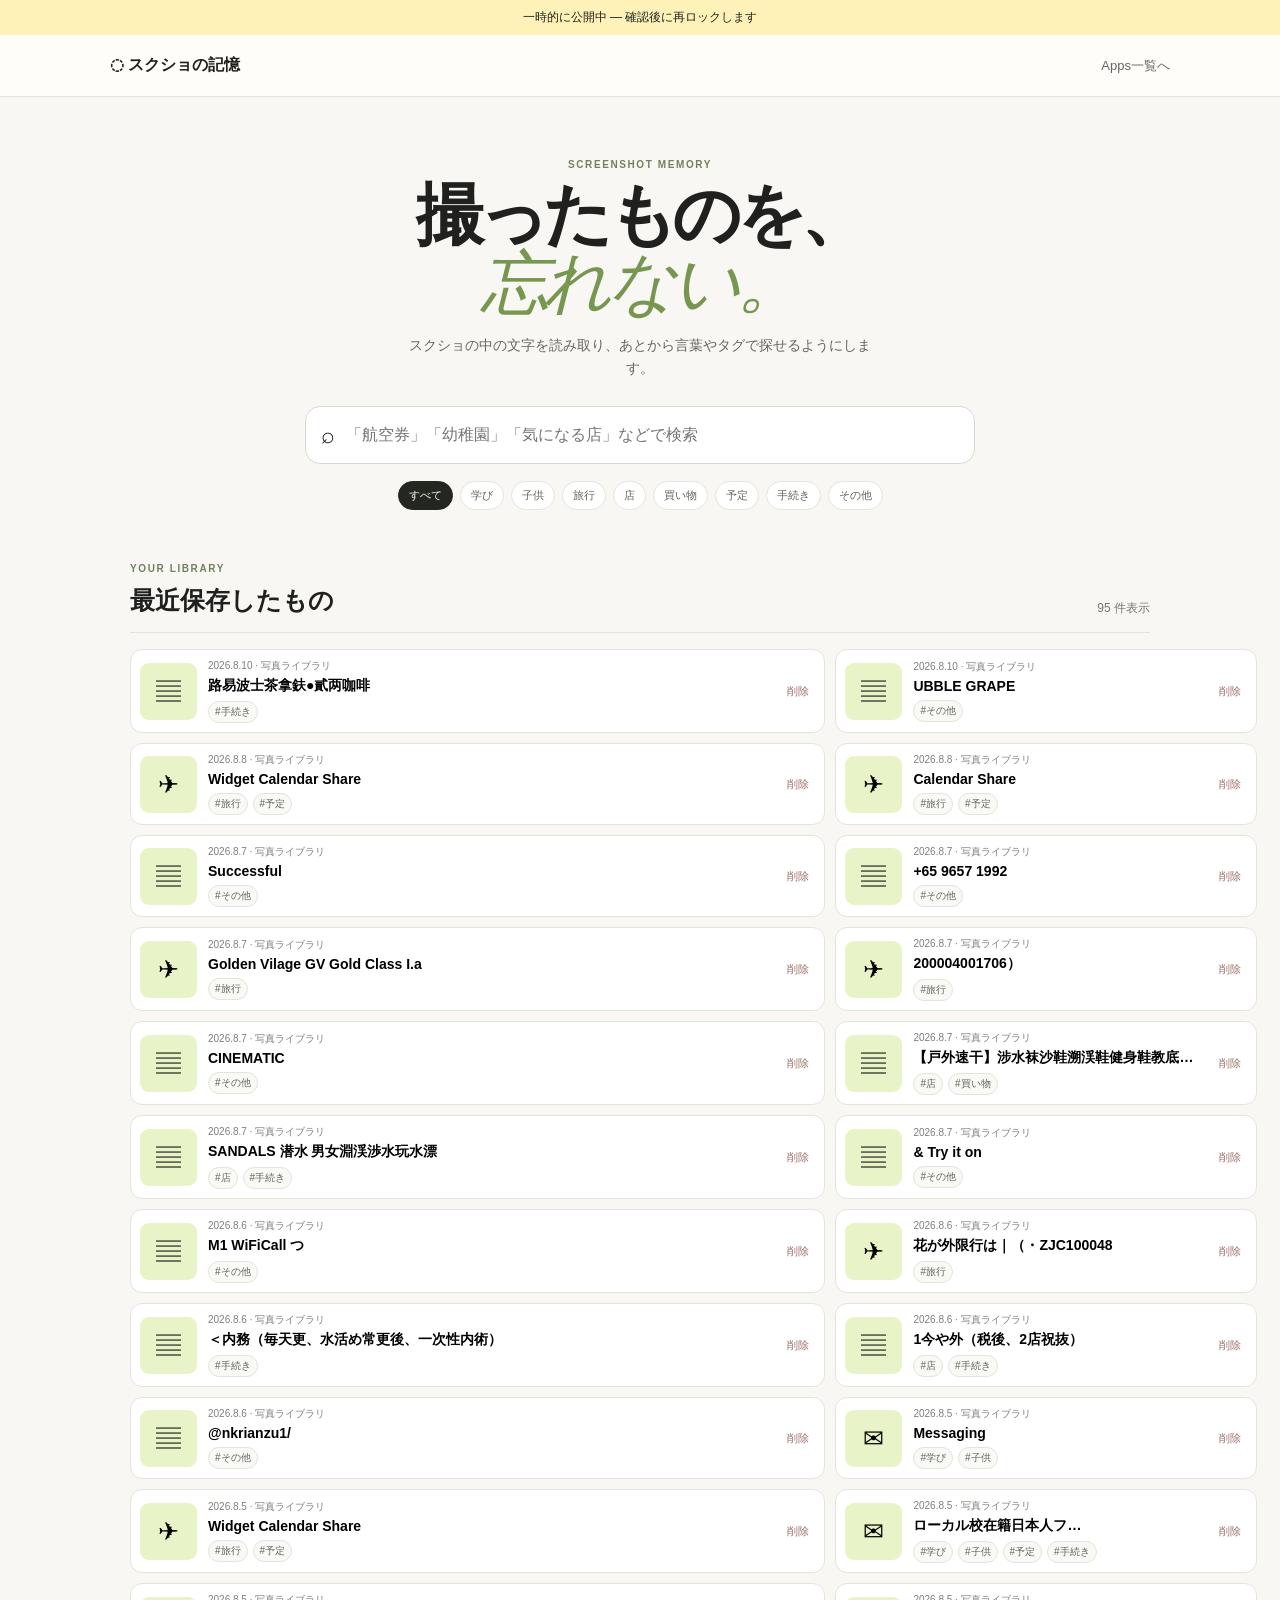
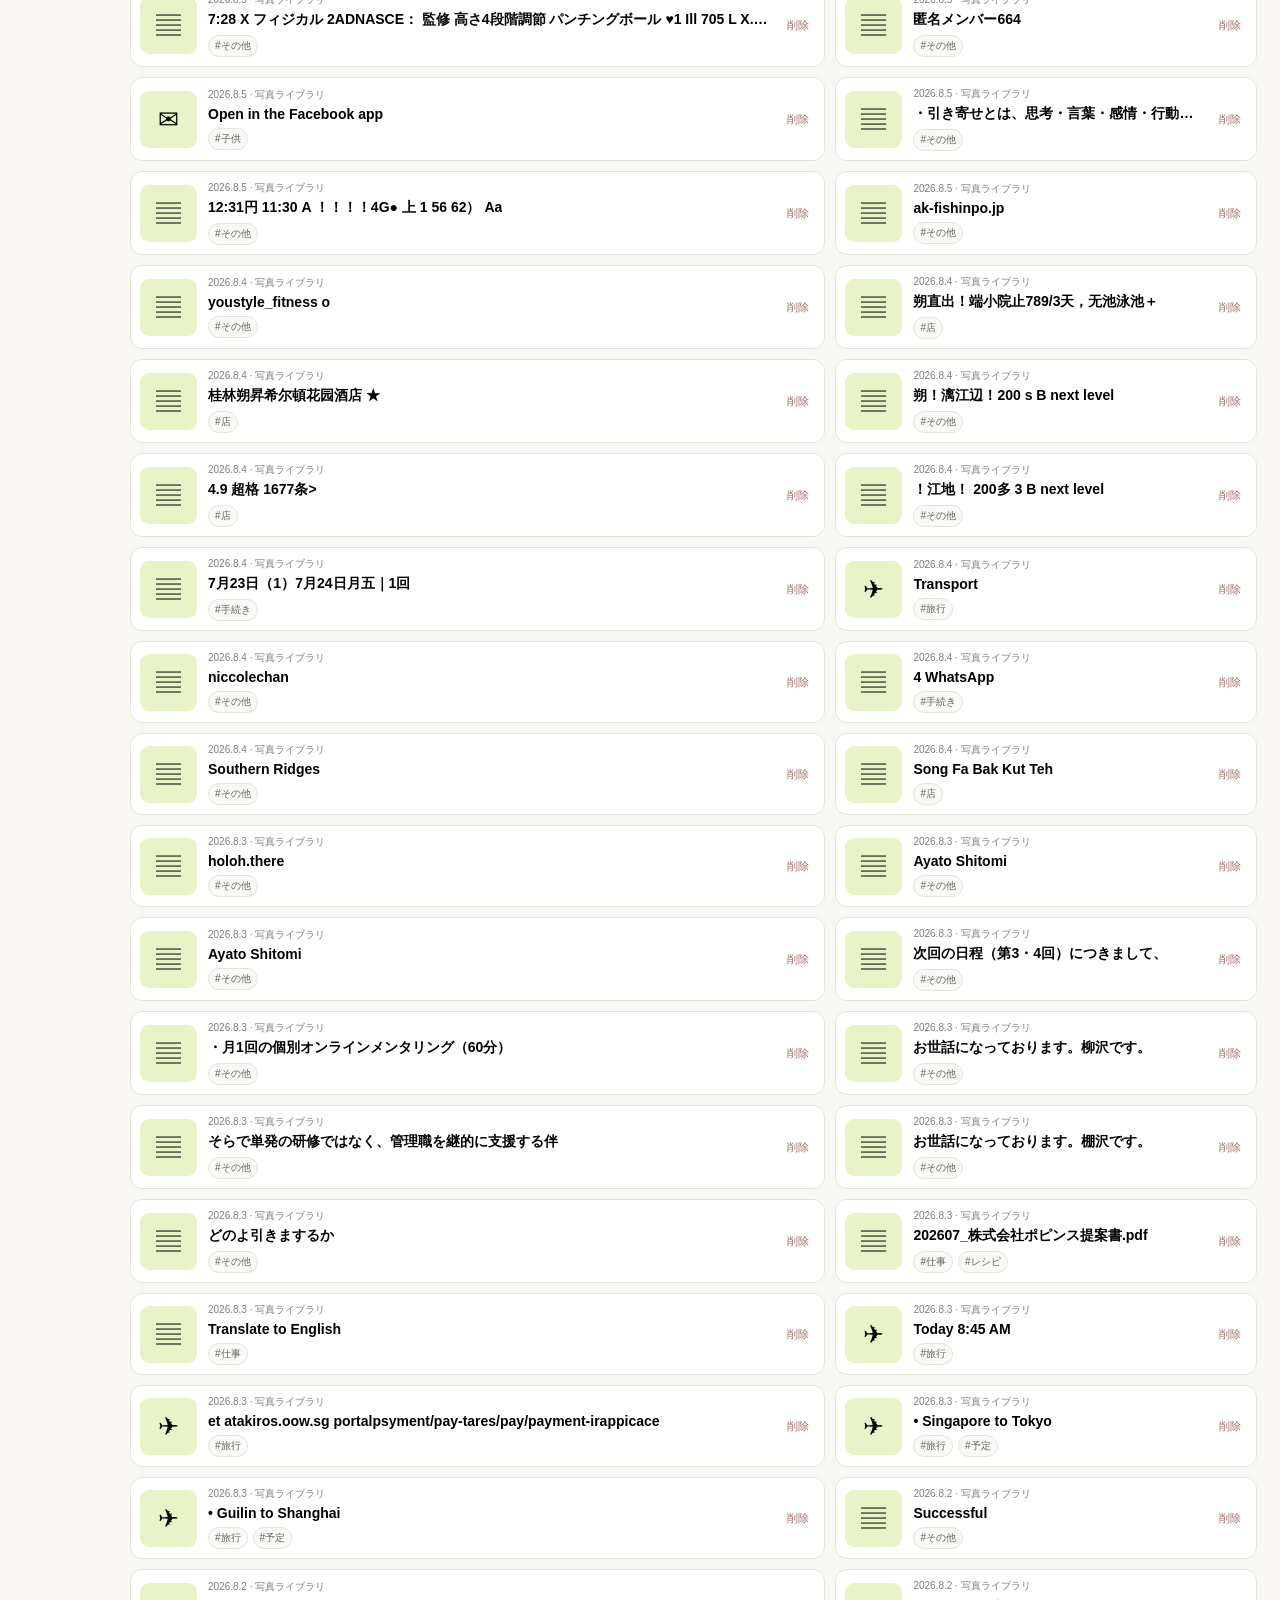
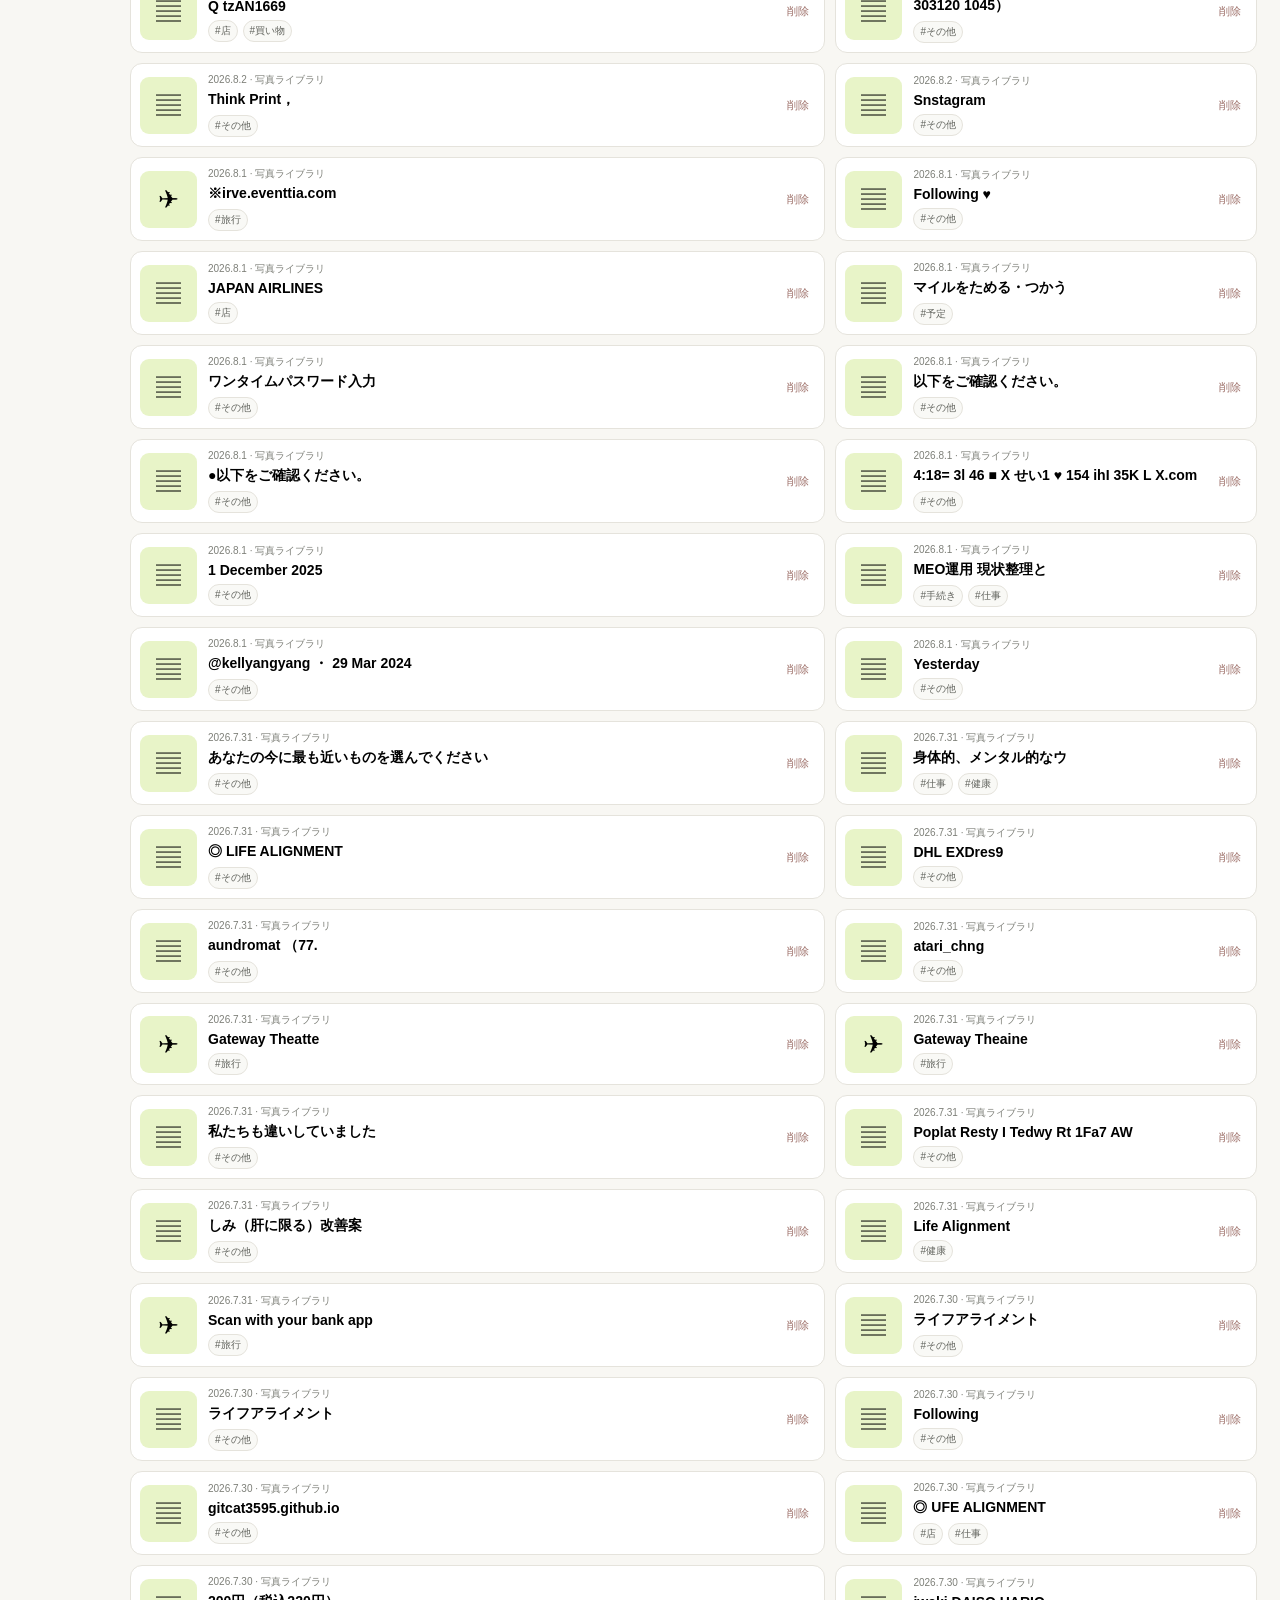
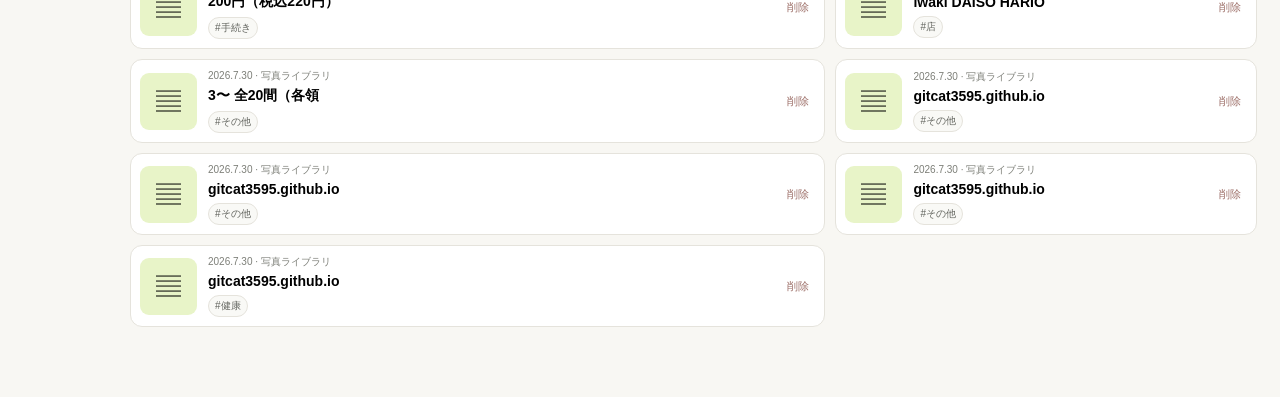
<file: apps/screenshotmemory/index.html>
<!doctype html>
<html lang="ja"><head><meta charset="utf-8"><meta name="viewport" content="width=device-width,initial-scale=1"><title>スクショの記憶</title><script>window.TEMP_PUBLIC=true;</script><style>
:root{--ink:#20211e;--muted:#74766f;--paper:#f8f7f3;--line:#e5e3dc}*{box-sizing:border-box}body{margin:0;background:var(--paper);color:var(--ink);font-family:-apple-system,BlinkMacSystemFont,"Hiragino Sans",sans-serif}button,input{font:inherit}button{cursor:pointer}.top{height:62px;display:flex;align-items:center;justify-content:space-between;padding:0 max(20px,calc((100vw - 1060px)/2));border-bottom:1px solid var(--line);background:#fffdfa}.brand{font-weight:700}.back{font-size:13px;color:#666;text-decoration:none}.hero{max-width:820px;margin:auto;padding:62px 20px 35px;text-align:center}.eyebrow{font-size:10px;font-weight:700;letter-spacing:.16em;color:#70815d;margin:0 0 10px}.hero h1{font-size:clamp(40px,7vw,68px);letter-spacing:-.08em;line-height:1;margin:0}.hero h1 em{font-family:Georgia,serif;color:#779750;font-weight:400}.hero>p:last-of-type{max-width:480px;margin:17px auto;color:#65665f;font-size:14px;line-height:1.65}.search{display:flex;align-items:center;max-width:670px;margin:26px auto 0;padding:0 15px;height:58px;background:white;border:1px solid #d8d8d0;border-radius:15px}.search span{font-size:23px;margin-right:9px}.search input{width:100%;border:0;outline:0;background:transparent}.chips{display:flex;flex-wrap:wrap;gap:7px;justify-content:center;margin-top:17px}.chips button,.tag{border:1px solid var(--line);border-radius:99px;background:#fff;padding:6px 10px;font-size:11px;color:#62645e}.chips button.active{background:#242620;color:white;border-color:#242620}.library{max-width:1060px;margin:18px auto 0;padding:0 20px 70px}.heading{display:flex;justify-content:space-between;align-items:end;border-bottom:1px solid var(--line);padding-bottom:15px}.heading h2{margin:0;font-size:25px}.count{font-size:12px;color:var(--muted)}.cards{display:grid;grid-template-columns:repeat(2,1fr);gap:10px;padding-top:16px}.card{display:flex;align-items:center;gap:10px;background:white;border:1px solid var(--line);border-radius:12px;padding:9px}.card-main{border:0;background:transparent;display:flex;align-items:center;gap:11px;min-width:0;flex:1;text-align:left;padding:0}.thumb{width:57px;height:57px;display:grid;place-items:center;border-radius:9px;flex:none;font-size:25px;background:#e8f4c8}.meta{font-size:10px;color:#7d7f78}.card h3{margin:4px 0 6px;font-size:14px;white-space:nowrap;overflow:hidden;text-overflow:ellipsis}.tags{display:flex;gap:5px;flex-wrap:wrap}.tag{padding:3px 6px;font-size:10px;background:#f9f9f6}.delete{border:0;background:transparent;color:#9b6c65;font-size:11px}.empty{text-align:center;color:#777;padding:60px}.modal-bg{position:fixed;inset:0;background:#20221e80;z-index:5;display:grid;place-items:center;padding:20px}.modal{position:relative;width:min(550px,100%);max-height:calc(100vh - 40px);overflow:auto;background:white;border-radius:17px}.modal-top{height:160px;background:#e8f4c8;display:grid;place-items:center;font-size:55px}.modal-image{display:block;width:100%;max-height:58vh;object-fit:contain;background:#151515}.modal-body{padding:25px}.modal h2{font-size:23px;margin:0 0 18px}.modal p{line-height:1.6;font-size:14px;color:#555}.ocr-label{font-size:11px;letter-spacing:.12em;color:#7d7f78;margin:0 0 -8px}.close{position:absolute;right:12px;top:12px;border:0;background:#fffc;border-radius:50%;width:32px;height:32px;font-size:21px}.load{font-size:14px;color:#777;text-align:center;padding:40px}@media(max-width:650px){.cards{grid-template-columns:1fr}.hero{padding-top:48px}.top{height:56px}}
</style></head><body><main><div style="text-align:center;padding:9px;background:#fff2b8;font-size:12px">一時的に公開中 — 確認後に再ロックします</div><header class="top"><div class="brand">◌ スクショの記憶</div><a class="back" href="/apps/">Apps一覧へ</a></header><section class="hero"><p class="eyebrow">SCREENSHOT MEMORY</p><h1>撮ったものを、<br><em>忘れない。</em></h1><p>スクショの中の文字を読み取り、あとから言葉やタグで探せるようにします。</p><label class="search"><span>⌕</span><input id="query" placeholder="「航空券」「幼稚園」「気になる店」などで検索"></label><div class="chips" id="chips"></div></section><section class="library"><div class="heading"><div><p class="eyebrow">YOUR LIBRARY</p><h2 id="heading">最近保存したもの</h2></div><span class="count" id="count"></span></div><div class="cards" id="cards"><p class="load">データを読み込み中…</p></div></section></main><script src="app.js?v=8"></script></body></html>
</file>
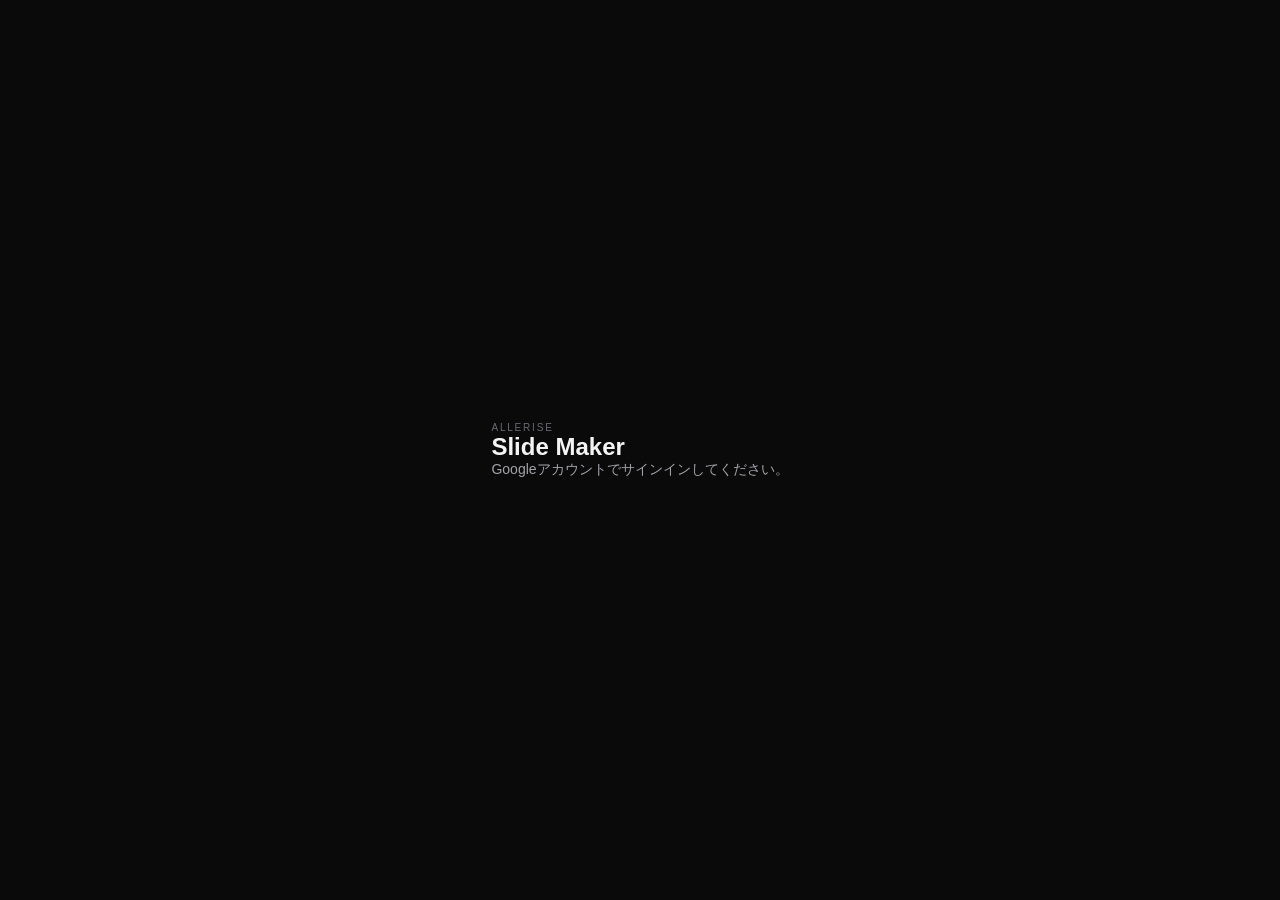
<file: apps/slidemaker/index.html>
<!DOCTYPE html>
<html lang="ja">
<head>
<meta charset="UTF-8">
<script>
/* ── Google Sign-In auth ── */
(()=>{
  const KEY="slidemaker-google-unlocked";
  const ALLOWED_EMAIL="noriko.yanagisawa@allerise.com";
  const CLIENT_ID="363213623035-68jcvf3p43nlslejsikqn7non5u5kfkr.apps.googleusercontent.com";

  const unlock=()=>{document.documentElement.classList.remove("apps-locked");document.documentElement.classList.add("apps-unlocked");const c=document.getElementById("apps-lock");if(c)c.remove();};

  if(sessionStorage.getItem(KEY)===ALLOWED_EMAIL){unlock();return;}

  document.documentElement.classList.add("apps-locked");
  document.addEventListener("DOMContentLoaded",()=>{
    const cover=document.createElement("div");
    cover.id="apps-lock";
    cover.innerHTML=`<div><p class="lock-kicker">ALLERISE</p><h1>Slide Maker</h1><p>Googleアカウントでサインインしてください。</p><div id="g-btn-wrap"></div><b id="g-err" aria-live="polite"></b></div>`;
    document.body.prepend(cover);

    // Load Google Identity Services
    const s=document.createElement("script");
    s.src="https://accounts.google.com/gsi/client";
    s.onload=()=>{
      google.accounts.id.initialize({
        client_id: CLIENT_ID,
        callback: (resp)=>{
          // Decode JWT payload
          const payload=JSON.parse(atob(resp.credential.split(".")[1]));
          if(payload.email===ALLOWED_EMAIL){
            sessionStorage.setItem(KEY,ALLOWED_EMAIL);
            unlock();
          } else {
            document.getElementById("g-err").textContent=`${payload.email} はアクセス権限がありません。`;
          }
        }
      });
      google.accounts.id.renderButton(document.getElementById("g-btn-wrap"),{theme:"filled_blue",size:"large",text:"signin_with",locale:"ja"});
    };
    document.head.appendChild(s);
  });
})();
</script>
<title>Allerise Slide Editor v2</title>
<style>
/* ── Auth lock overlay ── */
html.apps-locked body>*:not(#apps-lock){display:none!important;}
#apps-lock{position:fixed;inset:0;background:#0a0a0b;display:flex;align-items:center;justify-content:center;z-index:99999;font-family:-apple-system,BlinkMacSystemFont,"Helvetica Neue",sans-serif;}
#apps-lock form{display:flex;flex-direction:column;gap:12px;width:min(340px,90vw);padding:40px 36px;background:#141416;border-radius:16px;border:1px solid rgba(255,255,255,.1);}
#apps-lock .lock-kicker{font-size:10px;letter-spacing:.18em;text-transform:uppercase;color:#6a6a73;margin:0;}
#apps-lock h1{font-size:24px;font-weight:650;color:#f4f4f5;margin:0;}
#apps-lock p{font-size:14px;color:#a2a2aa;margin:0;}
#apps-lock input{padding:10px 14px;border:1px solid rgba(255,255,255,.15);border-radius:8px;background:rgba(255,255,255,.05);color:#f4f4f5;font-size:15px;outline:none;}
#apps-lock input:focus{border-color:rgba(255,255,255,.35);}
#apps-lock button{padding:10px;border:none;border-radius:8px;background:#001fa6;color:#fff;font-size:15px;font-weight:600;cursor:pointer;}
#apps-lock button:hover{background:#0553dd;}
#apps-lock small a{font-size:12px;color:#6a6a73;}
#apps-lock b{color:#f43f5e;font-size:12px;min-height:16px;}
/* ── end auth ── */
:root{
  --blue:#001fa6;--bl:#0553dd;--navy:#001fa6;
  --rule:#C8CEDE;--rule2:#E8EBF4;
  --ink:#121212;--ink2:#333;--ink3:#666;
  --bg:#F5F5F5;--bgw:#FAFAFA;--w:#fff;
  --chip-bg:#EEF2FF;
}
/* ── Themes ── */
body.theme-charcoal{
  --navy:#1C2432;--blue:#1C2432;--bl:#374151;
  --rule:#C4C8D0;--rule2:#E4E6EA;
  --bg:#F4F4F4;--bgw:#F9F9F9;--chip-bg:#EFEFEF;
}
body.theme-forest{
  --navy:#1A3A2A;--blue:#1A3A2A;--bl:#2D6A4F;
  --rule:#B8CCBF;--rule2:#E2EDE6;
  --bg:#F2F6F3;--bgw:#F8FAF8;--chip-bg:#EAF2EC;
}
body.theme-burgundy{
  --navy:#4A1628;--blue:#4A1628;--bl:#7B2D42;
  --rule:#D0B8C0;--rule2:#EFE4E8;
  --bg:#F8F3F4;--bgw:#FBF8F9;--chip-bg:#F4E8EC;
}
body.theme-slate{
  --navy:#2E3A4E;--blue:#2E3A4E;--bl:#4A5D78;
  --rule:#BFC8D4;--rule2:#E2E8EF;
  --bg:#F3F5F8;--bgw:#F8F9FB;--chip-bg:#EBF0F5;
}
*{margin:0;padding:0;box-sizing:border-box;}
body{font-family:"Hiragino Sans","Hiragino Kaku Gothic ProN","Yu Gothic",sans-serif;background:#888;color:var(--ink);-webkit-font-smoothing:antialiased;}

/* ── Appbar ── */
#appbar{position:fixed;top:0;left:0;right:0;height:44px;background:#0f172a;display:flex;align-items:center;gap:5px;padding:0 12px;z-index:9000;box-shadow:0 2px 8px rgba(0,0,0,.5);}
#appbar .logo{color:#fff;font-weight:800;font-size:12px;letter-spacing:.15em;margin-right:8px;}
#appbar .sep{width:1px;height:20px;background:rgba(255,255,255,.15);margin:0 2px;}
.tb-btn{background:rgba(255,255,255,.1);color:#fff;border:none;padding:4px 11px;border-radius:4px;font-size:11px;cursor:pointer;font-family:inherit;font-weight:600;white-space:nowrap;}
.tb-btn:hover{background:rgba(255,255,255,.2);}
.tb-btn.pri{background:var(--blue);}
.tb-btn.pri:hover{background:var(--bl);}
#appbar select{background:rgba(255,255,255,.1);color:#fff;border:none;padding:4px 7px;border-radius:4px;font-size:11px;font-family:inherit;cursor:pointer;}
#appbar select option{background:#0f172a;}
#zoom-label{color:rgba(255,255,255,.5);font-size:11px;min-width:38px;text-align:center;}
#appbar .hint{color:rgba(255,255,255,.3);font-size:10px;margin-left:auto;}

/* ── Sel toolbar ── */
#sel-bar{position:fixed;display:none;background:#1e293b;border-radius:6px;padding:4px 7px;gap:3px;align-items:center;z-index:8999;box-shadow:0 4px 20px rgba(0,0,0,.4);flex-wrap:wrap;max-width:600px;}
#sel-bar button{background:rgba(255,255,255,.1);color:#fff;border:none;padding:2px 9px;border-radius:3px;font-size:10.5px;cursor:pointer;font-family:inherit;white-space:nowrap;}
#sel-bar button:hover{background:rgba(255,255,255,.2);}
.sb-del{background:rgba(185,28,28,.7)!important;}
.sb-del:hover{background:rgba(220,38,38,1)!important;}
#sel-bar select{background:rgba(255,255,255,.1);color:#fff;border:none;padding:2px 5px;border-radius:3px;font-size:10.5px;font-family:inherit;cursor:pointer;max-width:140px;}
#sel-bar select option{background:#1e293b;}
#sel-bar .sb-sep{width:1px;height:14px;background:rgba(255,255,255,.15);margin:0 1px;}
#sel-bar input[type=color]{width:22px;height:20px;border:none;background:none;cursor:pointer;padding:0;}

/* ── Slides ── */
#slides-area{padding:58px 0 50px;display:flex;flex-direction:column;align-items:center;}
.page-wrap{margin:10px 0;position:relative;}
.slide{width:297mm;height:210mm;background:var(--w);position:relative;overflow:hidden;box-shadow:0 6px 30px rgba(0,0,0,.35);transform-origin:top center;}
.slide-topbar{position:absolute;top:0;left:0;right:0;height:4mm;background:var(--navy);z-index:1;pointer-events:none;}
/* Snap guides */
.guide-h{position:absolute;left:0;right:0;height:1px;background:#f43f5e;pointer-events:none;z-index:200;display:none;}
.guide-v{position:absolute;top:0;bottom:0;width:1px;background:#f43f5e;pointer-events:none;z-index:200;display:none;}
.slide-footer{position:absolute;bottom:4.5mm;left:18mm;right:18mm;display:flex;justify-content:space-between;font-size:8px;letter-spacing:.08em;color:#aaa;pointer-events:none;z-index:1;border-top:0.3px solid var(--rule2);padding-top:1.5mm;}

/* ── Objects ── */
.obj{position:absolute;cursor:default;user-select:none;}
.obj.editing{cursor:text;user-select:text;}
.obj.sel{outline:2px solid var(--bl);outline-offset:1px;z-index:100;}
.obj.sel .obj-handles{display:block;}
.obj-handles{display:none;position:absolute;inset:-1px;pointer-events:none;}
.rh{position:absolute;width:8px;height:8px;background:var(--bl);border:1.5px solid #fff;border-radius:50%;pointer-events:all;z-index:10;}
.rh.nw{top:-4px;left:-4px;cursor:nw-resize;}
.rh.ne{top:-4px;right:-4px;cursor:ne-resize;}
.rh.se{bottom:-4px;right:-4px;cursor:se-resize;}
.rh.sw{bottom:-4px;left:-4px;cursor:sw-resize;}
.rh.n{top:-4px;left:calc(50% - 4px);cursor:n-resize;}
.rh.s{bottom:-4px;left:calc(50% - 4px);cursor:s-resize;}
.rh.e{top:calc(50% - 4px);right:-4px;cursor:e-resize;}
.rh.w{top:calc(50% - 4px);left:-4px;cursor:w-resize;}
.obj-inner{width:100%;height:100%;overflow:hidden;}
.obj-inner[contenteditable=true]{overflow:visible;}
[contenteditable=true]:focus{outline:none;}

/* ══════════════════════════════════════
   OBJECT STYLES — Classic Consulting
══════════════════════════════════════ */

/* ─ Text styles ─ */
.ot-plain   {font-size:11px;line-height:1.82;color:var(--ink2);}
.ot-h1      {font-size:30px;font-weight:800;line-height:1.26;letter-spacing:-.02em;color:var(--navy);}
.ot-h2      {font-size:22px;font-weight:800;line-height:1.3;letter-spacing:-.01em;color:var(--navy);}
.ot-h3      {font-size:13px;font-weight:800;color:var(--navy);letter-spacing:.02em;}
.ot-kicker  {font-size:9px;font-weight:700;color:var(--ink3);letter-spacing:.26em;text-transform:uppercase;}
.ot-brand   {font-size:18px;font-weight:800;color:var(--navy);letter-spacing:.2em;}
.ot-caption {font-size:8.5px;color:var(--ink3);letter-spacing:.08em;line-height:1.6;}
.ot-price   {font-size:26px;font-weight:800;color:var(--navy);letter-spacing:-.02em;}

/* ─ Box styles (no left stripe) ─ */
/* 薄枠ボックス */
.ot-box     {border:1px solid var(--rule);padding:4mm 5mm;font-size:11px;line-height:1.8;color:var(--ink2);background:var(--w);}
/* グレー背景ボックス */
.ot-box-gray{border:1px solid var(--rule);padding:4mm 5mm;font-size:11px;line-height:1.8;color:var(--ink2);background:var(--bg);}
/* 上太罫ボックス（クラシックコンサル定番） */
.ot-box-top {border:1px solid var(--rule);border-top:2.5px solid var(--navy);padding:4mm 5mm;font-size:11px;line-height:1.8;color:var(--ink2);background:var(--w);}
/* 上細罫ボックス（数字強調用） */
.ot-box-rule{border-top:1px solid var(--rule);padding:3mm 0 0;font-size:11px;line-height:1.8;color:var(--ink2);}
/* ネイビー背景（反転） */
.ot-box-inv {background:var(--navy);padding:4mm 5mm;font-size:11px;line-height:1.8;color:#fff;}
/* 二重枠 */
.ot-box-dbl {border:2px solid var(--navy);padding:4mm 5mm;font-size:11px;line-height:1.8;color:var(--ink2);background:var(--w);}

/* ─ Chip / Session ─ */
.ot-chip    {background:var(--chip-bg);border:1px solid var(--rule);border-top:2px solid var(--navy);padding:2.5mm 3mm;font-size:9px;line-height:1.55;color:var(--ink2);}
.ot-chip-lt {background:var(--w);border:1px solid var(--rule);padding:2.5mm 3mm;font-size:9px;line-height:1.55;color:var(--ink2);}

/* ─ Inline node / callout ─ */
.ot-node    {border:1px solid var(--rule);padding:1.5mm 3mm;font-size:10px;font-weight:700;color:var(--navy);background:var(--w);display:inline-flex;align-items:center;}
.ot-node-fill{background:var(--navy);padding:1.5mm 3mm;font-size:10px;font-weight:700;color:#fff;display:inline-flex;align-items:center;}

/* ─ Divider / Rule ─ */
.ot-rule    {border-top:1px solid var(--rule);display:block;}
.ot-rule-bold{border-top:2px solid var(--navy);display:block;}

/* ─ Mentor bar ─ */
.ot-mentor  {border:1px solid var(--rule);padding:2.5mm 4mm;font-size:10px;line-height:1.65;color:var(--ink2);display:flex;align-items:center;background:var(--w);}

/* ─ Chevron (month) — simplified classic ─ */
.ot-mc      {background:var(--navy);color:#fff;font-weight:800;font-size:11px;display:flex;align-items:center;padding:0 3mm 0 5mm;clip-path:polygon(0 0,calc(100% - 4mm) 0,100% 50%,calc(100% - 4mm) 100%,0 100%);}
.ot-mc-lt   {background:var(--bg);color:var(--ink2);font-weight:800;font-size:11px;display:flex;align-items:center;padding:0 3mm 0 7mm;border:1px solid var(--rule);clip-path:polygon(0 0,100% 0,100% 100%,0 100%,4mm 50%);}

/* ─ Helper typography ─ */
.chip-h     {font-weight:800;color:var(--navy);font-size:8.5px;letter-spacing:.03em;margin-bottom:1mm;}
.box-h      {font-weight:800;color:var(--navy);font-size:11.5px;margin-bottom:2mm;padding-bottom:1.5mm;border-bottom:1px solid var(--rule2);}
ul.cl       {list-style:none;padding:0;}
ul.cl li    {padding-left:1.4em;position:relative;margin-bottom:1.3mm;font-size:11px;line-height:1.7;color:var(--ink2);}
ul.cl li::before{content:"";position:absolute;left:0;top:.7em;width:4px;height:1px;background:var(--navy);}
table.tbl   {width:100%;border-collapse:collapse;font-size:10.5px;}
table.tbl th{background:var(--navy);color:#fff;text-align:left;padding:2mm 3mm;font-weight:700;font-size:9.5px;letter-spacing:.02em;}
table.tbl td{padding:2.2mm 3mm;border-bottom:1px solid var(--rule2);color:var(--ink2);vertical-align:top;line-height:1.65;}
table.tbl tr:nth-child(even) td{background:var(--bgw);}
.sev        {border:1px solid var(--rule);padding:1.5mm 2mm;font-size:8.5px;line-height:1.6;color:var(--ink2);background:var(--w);}
.sev b      {font-weight:800;color:var(--navy);display:block;font-size:8px;margin-bottom:.4mm;}
.meta-item  {font-size:11.5px;color:var(--ink2);}
.meta-item .lbl{display:block;font-size:8px;letter-spacing:.14em;color:var(--ink3);font-weight:700;margin-bottom:.8mm;}

/* ─ Theme cards ─ */
.theme-card{background:rgba(255,255,255,.06);border-radius:6px;padding:8px;cursor:pointer;border:2px solid transparent;transition:border-color .15s;}
.theme-card:hover{background:rgba(255,255,255,.12);}
.theme-card.active{border-color:#60a5fa;}
.tc-preview{background:#fff;border-radius:3px;padding:5px;margin-bottom:6px;height:55px;overflow:hidden;}
.tc-name{color:rgba(255,255,255,.75);font-size:10px;font-weight:700;text-align:center;}

/* ── Print ── */
@page{size:297mm 210mm;margin:0;}
@media print{
  #appbar,#sel-bar,.rh,.obj-handles{display:none!important;}
  #slides-area{padding:0;gap:0;background:none;}
  .page-wrap{margin:0;}
  .slide{width:297mm!important;height:210mm!important;transform:none!important;page-break-after:always;break-after:page;box-shadow:none;}
}
</style>
</head>
<body>

<!-- ── Appbar ── -->
<div id="appbar">
  <span class="logo">✦ Allerise</span>
  <div class="sep"></div>
  <button class="tb-btn" onclick="addObj('text')">＋ テキスト</button>
  <select onchange="addObjStyled(this.value);this.value=''" title="ボックス追加">
    <option value="">＋ ボックス ▾</option>
    <option value="box">薄枠ボックス</option>
    <option value="box-gray">グレーボックス</option>
    <option value="box-top">上太罫ボックス</option>
    <option value="box-dbl">二重枠ボックス</option>
    <option value="box-inv">反転（ネイビー）</option>
    <option value="box-rule">上細罫のみ</option>
  </select>
  <button class="tb-btn" onclick="addObj('chip')">＋ セッション</button>
  <button class="tb-btn" onclick="addObj('node')">＋ ノード</button>
  <button class="tb-btn" onclick="addObj('rule')">＋ 区切り線</button>
  <div class="sep"></div>
  <select onchange="addPage(this.value);this.value=''" title="ページ追加">
    <option value="">＋ ページ ▾</option>
    <option value="blank">白紙</option>
    <option value="content">コンテンツ（見出し＋本文）</option>
    <option value="twocol">2カラム</option>
    <option value="section">セクション区切り</option>
  </select>
  <div class="sep"></div>
  <button class="tb-btn" onclick="adjustZoom(-0.1)">－</button>
  <span id="zoom-label">100%</span>
  <button class="tb-btn" onclick="adjustZoom(0.1)">＋</button>
  <button class="tb-btn" onclick="fitZoom()">フィット</button>
  <div class="sep"></div>
  <button class="tb-btn pri" onclick="exportPptx()">📥 PPTX出力</button>
  <button class="tb-btn" onclick="window.print()">🖨 印刷</button>
  <button class="tb-btn" onclick="saveHTML()">💾 保存</button>
  <button class="tb-btn" onclick="toggleThemePanel()" id="theme-btn">🎨 テーマ</button>
  <span class="hint">クリック→選択 · ドラッグ→移動 · ダブルクリック→編集 · Delete→削除</span>
</div>

<!-- ── Theme panel ── -->
<div id="theme-panel" style="display:none;position:fixed;top:52px;right:12px;z-index:9100;background:#1e293b;border-radius:10px;padding:14px 16px;box-shadow:0 8px 32px rgba(0,0,0,.5);width:300px;">
  <div style="color:#fff;font-size:11px;font-weight:700;letter-spacing:.12em;margin-bottom:10px;">テーマを選ぶ</div>
  <div style="display:grid;grid-template-columns:1fr 1fr;gap:8px;">

    <div class="theme-card" onclick="setTheme('')" id="tc-default">
      <div class="tc-preview">
        <div style="height:5px;background:#0A1B5E;margin-bottom:5px;"></div>
        <div style="font-size:6px;font-weight:800;color:#0A1B5E;margin-bottom:3px;">見出し</div>
        <div style="height:1px;background:#C8CEDE;margin-bottom:4px;"></div>
        <div style="height:28px;border:1px solid #C8CEDE;border-top:2px solid #0A1B5E;padding:3px;"><span style="font-size:5px;color:#333;">ボックス内テキスト</span></div>
      </div>
      <div class="tc-name">Classic Navy</div>
    </div>

    <div class="theme-card" onclick="setTheme('charcoal')" id="tc-charcoal">
      <div class="tc-preview">
        <div style="height:5px;background:#1C2432;margin-bottom:5px;"></div>
        <div style="font-size:6px;font-weight:800;color:#1C2432;margin-bottom:3px;">見出し</div>
        <div style="height:1px;background:#C4C8D0;margin-bottom:4px;"></div>
        <div style="height:28px;border:1px solid #C4C8D0;border-top:2px solid #1C2432;padding:3px;"><span style="font-size:5px;color:#333;">ボックス内テキスト</span></div>
      </div>
      <div class="tc-name">Charcoal</div>
    </div>

    <div class="theme-card" onclick="setTheme('forest')" id="tc-forest">
      <div class="tc-preview">
        <div style="height:5px;background:#1A3A2A;margin-bottom:5px;"></div>
        <div style="font-size:6px;font-weight:800;color:#1A3A2A;margin-bottom:3px;">見出し</div>
        <div style="height:1px;background:#B8CCBF;margin-bottom:4px;"></div>
        <div style="height:28px;border:1px solid #B8CCBF;border-top:2px solid #1A3A2A;padding:3px;"><span style="font-size:5px;color:#333;">ボックス内テキスト</span></div>
      </div>
      <div class="tc-name">Forest Green</div>
    </div>

    <div class="theme-card" onclick="setTheme('burgundy')" id="tc-burgundy">
      <div class="tc-preview">
        <div style="height:5px;background:#4A1628;margin-bottom:5px;"></div>
        <div style="font-size:6px;font-weight:800;color:#4A1628;margin-bottom:3px;">見出し</div>
        <div style="height:1px;background:#D0B8C0;margin-bottom:4px;"></div>
        <div style="height:28px;border:1px solid #D0B8C0;border-top:2px solid #4A1628;padding:3px;"><span style="font-size:5px;color:#333;">ボックス内テキスト</span></div>
      </div>
      <div class="tc-name">Burgundy</div>
    </div>

    <div class="theme-card" onclick="setTheme('slate')" id="tc-slate" style="grid-column:1/-1;">
      <div class="tc-preview" style="height:36px;display:flex;align-items:flex-start;flex-direction:column;justify-content:space-between;">
        <div style="display:flex;gap:4px;align-items:center;width:100%;">
          <div style="height:5px;flex:1;background:#2E3A4E;"></div>
          <div style="font-size:6px;font-weight:800;color:#2E3A4E;">Slate Blue</div>
        </div>
        <div style="height:1px;width:100%;background:#BFC8D4;"></div>
        <div style="height:16px;width:100%;border:1px solid #BFC8D4;border-top:2px solid #2E3A4E;padding:2px;"><span style="font-size:5px;color:#333;">ボックス内テキスト</span></div>
      </div>
      <div class="tc-name">Slate Blue</div>
    </div>

  </div>
  <!-- Custom color picker -->
  <div style="margin-top:12px;padding-top:10px;border-top:1px solid rgba(255,255,255,.15);">
    <div style="color:#fff;font-size:11px;font-weight:700;letter-spacing:.1em;margin-bottom:8px;">カスタムカラー（自動パレット生成）</div>
    <div style="display:flex;align-items:center;gap:8px;">
      <input type="color" id="custom-color" value="#0A1B5E" style="width:38px;height:32px;border:none;background:none;cursor:pointer;padding:0;border-radius:4px;">
      <div style="flex:1;">
        <div id="palette-preview" style="display:flex;gap:3px;height:14px;border-radius:3px;overflow:hidden;"></div>
        <div style="font-size:9px;color:rgba(255,255,255,.4);margin-top:3px;">メインカラーから自動でパレットを生成します</div>
      </div>
      <button onclick="applyCustomColor()" style="background:rgba(255,255,255,.15);color:#fff;border:none;padding:5px 10px;border-radius:4px;font-size:10.5px;cursor:pointer;font-weight:700;">適用</button>
    </div>
  </div>
  <div style="margin-top:8px;font-size:10px;color:rgba(255,255,255,.3);">テーマはスライド全体に即時適用されます</div>
</div>

<!-- ── Selection toolbar ── -->
<div id="sel-bar">
  <button onclick="execFmt('bold')"><b>B</b></button>
  <button onclick="execFmt('italic')"><i>I</i></button>
  <select onchange="execFmt('fontSize',this.value);this.value=''" title="フォントサイズ">
    <option value="">サイズ</option>
    <option value="1">極小</option><option value="2">小</option>
    <option value="3">中</option><option value="4">大</option>
    <option value="5">特大</option><option value="7">超大</option>
  </select>
  <input type="color" id="txt-color" title="文字色" onchange="execFmt('foreColor',this.value)">
  <div class="sb-sep"></div>
  <select id="style-picker" onchange="switchStyle(this.value)" title="オブジェクトスタイル変更">
    <option value="">スタイル変更</option>
    <option value="ot-plain">テキスト（普通）</option>
    <option value="ot-h1">見出し H1</option>
    <option value="ot-h2">見出し H2</option>
    <option value="ot-h3">見出し H3</option>
    <option value="ot-kicker">キッカー（英字）</option>
    <option value="ot-brand">ブランド名</option>
    <option value="ot-price">金額</option>
    <option value="ot-caption">キャプション</option>
    <option value="">── ボックス ──</option>
    <option value="ot-box">薄枠ボックス</option>
    <option value="ot-box-gray">グレーボックス</option>
    <option value="ot-box-top">上太罫ボックス</option>
    <option value="ot-box-dbl">二重枠ボックス</option>
    <option value="ot-box-inv">反転（ネイビー）</option>
    <option value="ot-box-rule">上細罫のみ</option>
    <option value="">── その他 ──</option>
    <option value="ot-chip">セッションチップ</option>
    <option value="ot-chip-lt">ライトチップ</option>
    <option value="ot-node">ノード（枠）</option>
    <option value="ot-node-fill">ノード（塗り）</option>
    <option value="ot-mentor">メンタリングバー</option>
  </select>
  <div class="sb-sep"></div>
  <button onclick="dupeSel()">複製</button>
  <button onclick="bringFwd()">前面</button>
  <button onclick="sendBack()">背面</button>
  <button class="sb-del" onclick="deleteSel()">✕ 削除</button>
  <div class="sb-sep"></div>
  <span id="sel-count" style="font-size:10px;color:rgba(255,255,255,.5);white-space:nowrap;"></span>
</div>

<!-- ══════════════════════════════════════
     SLIDES
══════════════════════════════════════ -->
<div id="slides-area">

<!-- ═══ SLIDE 1: COVER ═══ -->
<div class="page-wrap">
<div class="slide" id="s1">
  <div class="slide-topbar"></div>

  <!-- Client company name -->
  <div class="obj" style="left:24mm;top:50mm;width:249mm;height:10mm;">
    <div class="obj-handles"><div class="rh nw"></div><div class="rh n"></div><div class="rh ne"></div><div class="rh e"></div><div class="rh se"></div><div class="rh s"></div><div class="rh sw"></div><div class="rh w"></div></div>
    <div class="obj-inner ot-kicker" style="font-size:11px;font-weight:700;color:var(--ink3);letter-spacing:.2em;">株式会社ポピンズシッター　御中</div>
  </div>

  <!-- Rule under client name -->
  <div class="obj" style="left:24mm;top:63mm;width:249mm;height:1mm;" data-lock="1">
    <div class="obj-inner ot-rule-bold"></div>
  </div>

  <!-- Proposal title -->
  <div class="obj" style="left:24mm;top:70mm;width:249mm;height:46mm;">
    <div class="obj-handles"><div class="rh nw"></div><div class="rh n"></div><div class="rh ne"></div><div class="rh e"></div><div class="rh se"></div><div class="rh s"></div><div class="rh sw"></div><div class="rh w"></div></div>
    <div class="obj-inner ot-h1" style="font-size:32px;">リーダー戦略策定力<br>伴走プログラムのご提案</div>
  </div>

  <!-- Bottom rule -->
  <div class="obj" style="left:24mm;top:157mm;width:249mm;height:1mm;" data-lock="1">
    <div class="obj-inner ot-rule"></div>
  </div>

  <!-- Our name -->
  <div class="obj" style="left:24mm;top:162mm;width:180mm;height:8mm;">
    <div class="obj-handles"><div class="rh nw"></div><div class="rh n"></div><div class="rh ne"></div><div class="rh e"></div><div class="rh se"></div><div class="rh s"></div><div class="rh sw"></div><div class="rh w"></div></div>
    <div class="obj-inner" style="font-size:12px;font-weight:800;color:var(--navy);letter-spacing:.22em;">ALLERISE PTE. LTD.</div>
  </div>

  <!-- Date -->
  <div class="obj" style="left:24mm;top:172mm;width:120mm;height:8mm;">
    <div class="obj-handles"><div class="rh nw"></div><div class="rh ne"></div><div class="rh se"></div><div class="rh sw"></div></div>
    <div class="obj-inner ot-plain" style="color:var(--ink3);">2026年9月</div>
  </div>

  <div class="slide-footer"><span></span><span>Confidential · Allerise Pte. Ltd.</span></div>
</div>
</div>

<!-- ═══ SLIDE 2: なぜ今か ═══ -->
<div class="page-wrap">
<div class="slide" id="s2">
  <div class="slide-topbar"></div>

  <div class="obj" style="left:20mm;top:13mm;width:240mm;height:5mm;">
    <div class="obj-handles"><div class="rh nw"></div><div class="rh ne"></div><div class="rh se"></div><div class="rh sw"></div></div>
    <div class="obj-inner ot-kicker">01 — Background &amp; Purpose</div>
  </div>
  <div class="obj" style="left:20mm;top:17.5mm;width:240mm;height:9mm;">
    <div class="obj-handles"><div class="rh nw"></div><div class="rh ne"></div><div class="rh se"></div><div class="rh sw"></div></div>
    <div class="obj-inner ot-h2">今の課題と目指す状態</div>
  </div>
  <div class="obj" style="left:263mm;top:13mm;width:16mm;height:5mm;">
    <div class="obj-handles"><div class="rh nw"></div><div class="rh ne"></div><div class="rh se"></div><div class="rh sw"></div></div>
    <div class="obj-inner ot-caption">02 / 05</div>
  </div>

  <!-- Rule under heading -->
  <div class="obj" style="left:20mm;top:28mm;width:257mm;height:1mm;" data-lock="1">
    <div class="obj-inner ot-rule"></div>
  </div>

  <!-- Issue chain nodes — all fully moveable/deletable -->
  <div class="obj" style="left:20mm;top:32mm;width:55mm;height:8mm;">
    <div class="obj-handles"><div class="rh nw"></div><div class="rh n"></div><div class="rh ne"></div><div class="rh e"></div><div class="rh se"></div><div class="rh s"></div><div class="rh sw"></div><div class="rh w"></div></div>
    <div class="obj-inner ot-node" style="width:100%;height:100%;justify-content:center;">全社方針が部門に落とせない</div>
  </div>
  <div class="obj" style="left:77mm;top:32mm;width:8mm;height:8mm;">
    <div class="obj-handles"><div class="rh nw"></div><div class="rh ne"></div><div class="rh se"></div><div class="rh sw"></div></div>
    <div class="obj-inner" style="font-size:16px;color:var(--navy);display:flex;align-items:center;justify-content:center;">→</div>
  </div>
  <div class="obj" style="left:87mm;top:32mm;width:40mm;height:8mm;">
    <div class="obj-handles"><div class="rh nw"></div><div class="rh ne"></div><div class="rh se"></div><div class="rh sw"></div></div>
    <div class="obj-inner ot-node" style="width:100%;height:100%;justify-content:center;">思いつきの打ち手</div>
  </div>
  <div class="obj" style="left:129mm;top:32mm;width:8mm;height:8mm;">
    <div class="obj-handles"><div class="rh nw"></div><div class="rh ne"></div><div class="rh se"></div><div class="rh sw"></div></div>
    <div class="obj-inner" style="font-size:16px;color:var(--navy);display:flex;align-items:center;justify-content:center;">→</div>
  </div>
  <div class="obj" style="left:139mm;top:32mm;width:44mm;height:8mm;">
    <div class="obj-handles"><div class="rh nw"></div><div class="rh ne"></div><div class="rh se"></div><div class="rh sw"></div></div>
    <div class="obj-inner ot-node" style="width:100%;height:100%;justify-content:center;">マイクロなタスクに終始</div>
  </div>
  <div class="obj" style="left:185mm;top:32mm;width:8mm;height:8mm;">
    <div class="obj-handles"><div class="rh nw"></div><div class="rh ne"></div><div class="rh se"></div><div class="rh sw"></div></div>
    <div class="obj-inner" style="font-size:16px;color:var(--navy);display:flex;align-items:center;justify-content:center;">→</div>
  </div>
  <div class="obj" style="left:195mm;top:32mm;width:40mm;height:8mm;">
    <div class="obj-handles"><div class="rh nw"></div><div class="rh ne"></div><div class="rh se"></div><div class="rh sw"></div></div>
    <div class="obj-inner ot-node" style="width:100%;height:100%;justify-content:center;">戦略が形骸化する</div>
  </div>

  <!-- 2 columns — larger since no summary text -->
  <div class="obj" style="left:20mm;top:44mm;width:129mm;height:122mm;">
    <div class="obj-handles"><div class="rh nw"></div><div class="rh n"></div><div class="rh ne"></div><div class="rh e"></div><div class="rh se"></div><div class="rh s"></div><div class="rh sw"></div><div class="rh w"></div></div>
    <div class="obj-inner ot-box-top">
      <div class="box-h">今の課題</div>
      <ul class="cl">
        <li>全社の3年後の方向性と、自部門のやることがつながっていない</li>
        <li>「何をしないといけないか」が思いつきの施策列挙になる</li>
        <li>人・お金・時間を自分で考慮できず、計画が絵に描いた餅になる</li>
        <li>「まとめる役割」を上長が担い続けている状態</li>
      </ul>
    </div>
  </div>

  <div class="obj" style="left:155mm;top:44mm;width:122mm;height:122mm;">
    <div class="obj-handles"><div class="rh nw"></div><div class="rh n"></div><div class="rh ne"></div><div class="rh e"></div><div class="rh se"></div><div class="rh s"></div><div class="rh sw"></div><div class="rh w"></div></div>
    <div class="obj-inner ot-box-top">
      <div class="box-h">目指す状態（11月末）</div>
      <ul class="cl">
        <li>全社の長期方針から自部門の役割・戦略を自分で導き出せる</li>
        <li>「思いつき」ではなく根拠のある優先順位で施策を選べる</li>
        <li>人・お金・時間の配分を戦略として自分で設計できる</li>
        <li>部門戦略文書（約10P）を自分でまとめて経営陣に提示できる</li>
      </ul>
    </div>
  </div>

  <div class="slide-footer"><span><b>Allerise</b></span><span>Confidential</span></div>
</div>
</div>

<!-- ═══ SLIDE 3: プログラム設計 ═══ -->
<div class="page-wrap">
<div class="slide" id="s3">
  <div class="slide-topbar"></div>

  <div class="obj" style="left:20mm;top:13mm;width:240mm;height:5mm;">
    <div class="obj-handles"><div class="rh nw"></div><div class="rh ne"></div><div class="rh se"></div><div class="rh sw"></div></div>
    <div class="obj-inner ot-kicker">02 — Program Design</div>
  </div>
  <div class="obj" style="left:20mm;top:17mm;width:240mm;height:9mm;">
    <div class="obj-handles"><div class="rh nw"></div><div class="rh ne"></div><div class="rh se"></div><div class="rh sw"></div></div>
    <div class="obj-inner ot-h2">プログラムの設計</div>
  </div>
  <div class="obj" style="left:263mm;top:13mm;width:16mm;height:5mm;">
    <div class="obj-handles"><div class="rh nw"></div><div class="rh ne"></div><div class="rh se"></div><div class="rh sw"></div></div>
    <div class="obj-inner ot-caption">03 / 05</div>
  </div>

  <div class="obj" style="left:20mm;top:28mm;width:257mm;height:1mm;" data-lock="1">
    <div class="obj-inner ot-rule"></div>
  </div>

  <!-- Track A label -->
  <div class="obj" style="left:20mm;top:30mm;width:257mm;height:5mm;">
    <div class="obj-handles"><div class="rh nw"></div><div class="rh ne"></div><div class="rh se"></div><div class="rh sw"></div></div>
    <div class="obj-inner ot-caption" style="font-weight:800;color:var(--navy);letter-spacing:.1em;">TRACK A — グループセッション（90分 × 4回）　コンサルスキルを実際の来期戦略に当てはめながら習得</div>
  </div>

  <!-- 4 session chips -->
  <div class="obj" style="left:20mm;top:36mm;width:59mm;height:29mm;">
    <div class="obj-handles"><div class="rh nw"></div><div class="rh n"></div><div class="rh ne"></div><div class="rh e"></div><div class="rh se"></div><div class="rh s"></div><div class="rh sw"></div><div class="rh w"></div></div>
    <div class="obj-inner ot-chip"><div class="chip-h">SESSION 1 · 9月中旬（対面）</div>振り返り × ブレスト<br>BSの効果的な進め方を学びながら昨年を振り返り、現状と課題を共有する</div>
  </div>
  <div class="obj" style="left:82mm;top:36mm;width:59mm;height:29mm;">
    <div class="obj-handles"><div class="rh nw"></div><div class="rh n"></div><div class="rh ne"></div><div class="rh e"></div><div class="rh se"></div><div class="rh s"></div><div class="rh sw"></div><div class="rh w"></div></div>
    <div class="obj-inner ot-chip"><div class="chip-h">SESSION 2 · 9月下旬</div>戦略カスケード<br>全社方針→部門戦略への落とし方。長期視点でゴールを設定する</div>
  </div>
  <div class="obj" style="left:144mm;top:36mm;width:59mm;height:29mm;">
    <div class="obj-handles"><div class="rh nw"></div><div class="rh n"></div><div class="rh ne"></div><div class="rh e"></div><div class="rh se"></div><div class="rh s"></div><div class="rh sw"></div><div class="rh w"></div></div>
    <div class="obj-inner ot-chip"><div class="chip-h">SESSION 3 · 10月中旬</div>戦略と優先順位<br>根拠のある施策の選び方と人・お金・時間の配分設計</div>
  </div>
  <div class="obj" style="left:206mm;top:36mm;width:71mm;height:29mm;">
    <div class="obj-handles"><div class="rh nw"></div><div class="rh n"></div><div class="rh ne"></div><div class="rh e"></div><div class="rh se"></div><div class="rh s"></div><div class="rh sw"></div><div class="rh w"></div></div>
    <div class="obj-inner ot-chip"><div class="chip-h">SESSION 4 · 10月下旬</div>計画の言語化<br>KPI設計と部門戦略文書（約10P）の仕上げ</div>
  </div>

  <!-- Track B divider label -->
  <div class="obj" style="left:20mm;top:69mm;width:257mm;height:5mm;">
    <div class="obj-handles"><div class="rh nw"></div><div class="rh ne"></div><div class="rh se"></div><div class="rh sw"></div></div>
    <div class="obj-inner ot-caption" style="font-weight:800;color:var(--navy);letter-spacing:.1em;display:flex;align-items:center;gap:3mm;">
      <span style="flex:1;border-top:1px solid var(--rule);"></span>
      TRACK B — スケジュール × 個別メンタリング
      <span style="flex:1;border-top:1px solid var(--rule);"></span>
    </div>
  </div>

  <!-- Chevron months -->
  <div class="obj" style="left:20mm;top:76mm;width:59mm;height:12mm;">
    <div class="obj-handles"><div class="rh nw"></div><div class="rh ne"></div><div class="rh se"></div><div class="rh sw"></div></div>
    <div class="obj-inner ot-mc"><b>8月</b><span style="font-size:8px;font-weight:400;opacity:.8;margin-left:2mm;">準備</span></div>
  </div>
  <div class="obj" style="left:76mm;top:76mm;width:62mm;height:12mm;">
    <div class="obj-handles"><div class="rh nw"></div><div class="rh ne"></div><div class="rh se"></div><div class="rh sw"></div></div>
    <div class="obj-inner ot-mc"><b>9月</b><span style="font-size:8px;font-weight:400;opacity:.8;margin-left:2mm;">現状把握・ゴール</span></div>
  </div>
  <div class="obj" style="left:135mm;top:76mm;width:62mm;height:12mm;">
    <div class="obj-handles"><div class="rh nw"></div><div class="rh ne"></div><div class="rh se"></div><div class="rh sw"></div></div>
    <div class="obj-inner ot-mc"><b>10月</b><span style="font-size:8px;font-weight:400;opacity:.8;margin-left:2mm;">戦略策定・計画化</span></div>
  </div>
  <div class="obj" style="left:194mm;top:76mm;width:83mm;height:12mm;">
    <div class="obj-handles"><div class="rh nw"></div><div class="rh ne"></div><div class="rh se"></div><div class="rh sw"></div></div>
    <div class="obj-inner ot-mc-lt"><b>11月</b><span style="font-size:8px;font-weight:400;margin-left:2mm;">成果物・合意</span></div>
  </div>

  <!-- Schedule cells -->
  <div class="obj" style="left:20mm;top:90mm;width:54mm;height:43mm;">
    <div class="obj-handles"><div class="rh nw"></div><div class="rh n"></div><div class="rh ne"></div><div class="rh e"></div><div class="rh se"></div><div class="rh s"></div><div class="rh sw"></div><div class="rh w"></div></div>
    <div class="obj-inner sev" style="height:100%;"><b>事前ブリーフィング</b>全体戦略・組織理解（2〜3h）<br>小栗さん→柳沢</div>
  </div>
  <div class="obj" style="left:76mm;top:90mm;width:57mm;height:19mm;">
    <div class="obj-handles"><div class="rh nw"></div><div class="rh ne"></div><div class="rh se"></div><div class="rh sw"></div></div>
    <div class="obj-inner sev"><b>Session 1（9月第2週・対面）</b>振り返り×BS · 現状共有</div>
  </div>
  <div class="obj" style="left:76mm;top:111mm;width:57mm;height:19mm;">
    <div class="obj-handles"><div class="rh nw"></div><div class="rh ne"></div><div class="rh se"></div><div class="rh sw"></div></div>
    <div class="obj-inner sev"><b>Session 2（9月第4週）</b>戦略カスケード · ゴール設定</div>
  </div>
  <div class="obj" style="left:135mm;top:90mm;width:57mm;height:19mm;">
    <div class="obj-handles"><div class="rh nw"></div><div class="rh ne"></div><div class="rh se"></div><div class="rh sw"></div></div>
    <div class="obj-inner sev"><b>Session 3（10月第2週）</b>戦略・優先順位 · 資源配分</div>
  </div>
  <div class="obj" style="left:135mm;top:111mm;width:57mm;height:19mm;">
    <div class="obj-handles"><div class="rh nw"></div><div class="rh ne"></div><div class="rh se"></div><div class="rh sw"></div></div>
    <div class="obj-inner sev"><b>Session 4（10月第4週）</b>計画言語化 · 文書ドラフト</div>
  </div>
  <div class="obj" style="left:194mm;top:90mm;width:83mm;height:43mm;">
    <div class="obj-handles"><div class="rh nw"></div><div class="rh n"></div><div class="rh ne"></div><div class="rh e"></div><div class="rh se"></div><div class="rh s"></div><div class="rh sw"></div><div class="rh w"></div></div>
    <div class="obj-inner sev" style="height:100%;"><b>部門戦略文書 提出</b>各部門 約10P<br>経営陣への報告・合意</div>
  </div>

  <!-- Mentor bar -->
  <div class="obj" style="left:20mm;top:136mm;width:257mm;height:12mm;">
    <div class="obj-handles"><div class="rh nw"></div><div class="rh n"></div><div class="rh ne"></div><div class="rh e"></div><div class="rh se"></div><div class="rh s"></div><div class="rh sw"></div><div class="rh w"></div></div>
    <div class="obj-inner ot-mentor"><b style="color:var(--navy);white-space:nowrap;">個別メンタリング（45分 × 隔週 × 5名）</b><span style="margin-left:4mm;color:var(--ink3);font-size:9px;">各自の戦略進捗チェック · 月次定例の準備サポート · 状況に応じて週次対応</span><span style="margin-left:auto;display:flex;gap:1.5mm;flex-shrink:0;"><span style="border:1px solid var(--rule);padding:.8mm 2mm;font-size:8px;font-weight:700;color:var(--navy);">石橋</span><span style="border:1px solid var(--rule);padding:.8mm 2mm;font-size:8px;font-weight:700;color:var(--navy);">筑地</span><span style="border:1px solid var(--rule);padding:.8mm 2mm;font-size:8px;font-weight:700;color:var(--navy);">荒平</span><span style="border:1px solid var(--rule);padding:.8mm 2mm;font-size:8px;font-weight:700;color:var(--navy);">山口</span><span style="border:1px solid var(--rule);padding:.8mm 2mm;font-size:8px;font-weight:700;color:var(--navy);">大坂屋</span></span></div>
  </div>

  <div class="slide-footer"><span><b>Allerise</b></span><span>Confidential</span></div>
</div>
</div>

<!-- ═══ SLIDE 4: 対象5名 ═══ -->
<div class="page-wrap">
<div class="slide" id="s4">
  <div class="slide-topbar"></div>
  <div class="obj" style="left:20mm;top:13mm;width:240mm;height:5mm;">
    <div class="obj-handles"><div class="rh nw"></div><div class="rh ne"></div><div class="rh se"></div><div class="rh sw"></div></div>
    <div class="obj-inner ot-kicker">03 — Participants</div>
  </div>
  <div class="obj" style="left:20mm;top:17mm;width:240mm;height:9mm;">
    <div class="obj-handles"><div class="rh nw"></div><div class="rh ne"></div><div class="rh se"></div><div class="rh sw"></div></div>
    <div class="obj-inner ot-h2">対象リーダー 5名の現状と伴走方針</div>
  </div>
  <div class="obj" style="left:263mm;top:13mm;width:16mm;height:5mm;">
    <div class="obj-handles"><div class="rh nw"></div><div class="rh ne"></div><div class="rh se"></div><div class="rh sw"></div></div>
    <div class="obj-inner ot-caption">04 / 05</div>
  </div>
  <div class="obj" style="left:20mm;top:28mm;width:257mm;height:1mm;" data-lock="1">
    <div class="obj-inner ot-rule"></div>
  </div>
  <div class="obj" style="left:20mm;top:30mm;width:257mm;height:8mm;">
    <div class="obj-handles"><div class="rh nw"></div><div class="rh ne"></div><div class="rh se"></div><div class="rh sw"></div></div>
    <div class="obj-inner ot-plain">各リーダーの現状を踏まえ、個別メンタリングのアプローチを調整します。</div>
  </div>
  <div class="obj" style="left:20mm;top:39mm;width:257mm;height:133mm;">
    <div class="obj-handles"><div class="rh nw"></div><div class="rh n"></div><div class="rh ne"></div><div class="rh e"></div><div class="rh se"></div><div class="rh s"></div><div class="rh sw"></div><div class="rh w"></div></div>
    <div class="obj-inner">
      <table class="tbl">
        <tr><th style="width:14%;">氏名 / 部門</th><th style="width:40%;">現在の状況</th><th>伴走の焦点</th></tr>
        <tr><td>石橋<br><span style="font-weight:400;font-size:8.5px;color:var(--ink3);">事業企画 / M30後半</span></td><td>GM候補として期待大。基礎力はあるが経営レベルの視座へのステップアップが次の課題</td><td>中計・経営視点での戦略言語化。「なぜその施策か」を数字と論理で語れるようにする</td></tr>
        <tr><td>筑地<br><span style="font-weight:400;font-size:8.5px;color:var(--ink3);">研修育成 / M30後半</span></td><td>成長株。伸びしろ大でモチベーション高い。スピードを保ちながら深さを加えたい</td><td>戦略思考の骨格づくり。勢いを活かしつつ構造的に考える習慣をつける</td></tr>
        <tr><td>荒平<br><span style="font-weight:400;font-size:8.5px;color:var(--ink3);">CS / AM40代</span></td><td>M候補。個別対応力が強み。チーム全体・組織への視点を広げることが次のテーマ</td><td>チーム設計・組織戦略の視点を加える。個別から全体へのスケール練習</td></tr>
        <tr><td>山口<br><span style="font-weight:400;font-size:8.5px;color:var(--ink3);">依頼管理 / AM40代</span></td><td>担当範囲の再定義と、オーナーシップを持った意思決定の経験が必要なフェーズ</td><td>自分の役割の再言語化。「何を決める人か」を戦略に落とし込む練習</td></tr>
        <tr><td>大坂屋<br><span style="font-weight:400;font-size:8.5px;color:var(--ink3);">開発 / M20代</span></td><td>若手リーダー。業務委託EM 2名管理。戦略の全体像が見えにくい状況から出発</td><td>全体俯瞰力と進捗管理。「自分のチームが会社にどう貢献するか」を言語化する</td></tr>
      </table>
    </div>
  </div>
  <div class="obj" style="left:20mm;top:175mm;width:257mm;height:6mm;">
    <div class="obj-handles"><div class="rh nw"></div><div class="rh ne"></div><div class="rh se"></div><div class="rh sw"></div></div>
    <div class="obj-inner ot-caption">※各チーム社員5〜6名 · 経営管理は木村さん（業務委託）が担当 · 田村社長との連携は上長経由</div>
  </div>
  <div class="slide-footer"><span><b>Allerise</b></span><span>Confidential</span></div>
</div>
</div>

<!-- ═══ SLIDE 5: 提案内容・料金 ═══ -->
<div class="page-wrap">
<div class="slide" id="s5">
  <div class="slide-topbar"></div>
  <div class="obj" style="left:20mm;top:13mm;width:175mm;height:5mm;">
    <div class="obj-handles"><div class="rh nw"></div><div class="rh ne"></div><div class="rh se"></div><div class="rh sw"></div></div>
    <div class="obj-inner ot-kicker">04 — Proposal &amp; Fee</div>
  </div>
  <div class="obj" style="left:20mm;top:17mm;width:175mm;height:9mm;">
    <div class="obj-handles"><div class="rh nw"></div><div class="rh ne"></div><div class="rh se"></div><div class="rh sw"></div></div>
    <div class="obj-inner ot-h2">ご提案内容</div>
  </div>
  <div class="obj" style="left:263mm;top:13mm;width:16mm;height:5mm;">
    <div class="obj-handles"><div class="rh nw"></div><div class="rh ne"></div><div class="rh se"></div><div class="rh sw"></div></div>
    <div class="obj-inner ot-caption">05 / 05</div>
  </div>
  <div class="obj" style="left:20mm;top:28mm;width:257mm;height:1mm;" data-lock="1">
    <div class="obj-inner ot-rule"></div>
  </div>

  <!-- Main table -->
  <div class="obj" style="left:20mm;top:30mm;width:179mm;height:150mm;">
    <div class="obj-handles"><div class="rh nw"></div><div class="rh n"></div><div class="rh ne"></div><div class="rh e"></div><div class="rh se"></div><div class="rh s"></div><div class="rh sw"></div><div class="rh w"></div></div>
    <div class="obj-inner">
      <table class="tbl">
        <tr><th>項目</th><th>内容</th></tr>
        <tr><td>プログラム名</td><td>リーダー戦略策定力 伴走プログラム</td></tr>
        <tr><td>対象</td><td>管理職・リーダー5名（石橋・筑地・荒平・山口・大坂屋）</td></tr>
        <tr><td>期間</td><td>2026年9月〜11月（約3ヶ月）</td></tr>
        <tr><td>グループセッション</td><td>90分 × 4回｜Session 1は対面、以降オンライン</td></tr>
        <tr><td>個別メンタリング</td><td>45分 × 隔週（状況に応じて週次）× 5名｜月次定例準備サポートを含む</td></tr>
        <tr><td>含むもの</td><td>事前ブリーフィング（2〜3h）· 各回資料 · 宿題フィードバック</td></tr>
        <tr><td>成果物</td><td>来年度部門戦略文書（約10P / 部門）× 5部門｜11月提出</td></tr>
      </table>
    </div>
  </div>

  <!-- Price box -->
  <div class="obj" style="left:204mm;top:30mm;width:73mm;height:42mm;">
    <div class="obj-handles"><div class="rh nw"></div><div class="rh n"></div><div class="rh ne"></div><div class="rh e"></div><div class="rh se"></div><div class="rh s"></div><div class="rh sw"></div><div class="rh w"></div></div>
    <div class="obj-inner ot-box-dbl" style="text-align:center;">
      <div style="font-size:11px;font-weight:800;color:var(--navy);margin-bottom:2.5mm;letter-spacing:.04em;">プログラム総額</div>
      <div class="ot-price">¥1,900,000</div>
      <div style="font-size:9px;color:var(--ink3);margin-top:1.5mm;">税別 · 3ヶ月一式・上記全込み</div>
      <div style="font-size:9px;color:var(--ink3);margin-top:1mm;">1名あたり ¥380,000 / 3ヶ月</div>
    </div>
  </div>

  <!-- Bio box -->
  <div class="obj" style="left:204mm;top:76mm;width:73mm;height:102mm;">
    <div class="obj-handles"><div class="rh nw"></div><div class="rh n"></div><div class="rh ne"></div><div class="rh e"></div><div class="rh se"></div><div class="rh s"></div><div class="rh sw"></div><div class="rh w"></div></div>
    <div class="obj-inner ot-box">
      <div class="box-h">ファシリテーター</div>
      <div style="font-weight:800;color:var(--navy);font-size:11px;margin-bottom:1.5mm;">柳沢 紀子</div>
      <div style="font-size:10px;line-height:1.75;color:var(--ink2);"><b>Allerise Pte. Ltd. 代表</b><br>慶應義塾大学 法学部<br>アクセンチュア戦略本部・Red Bull Japan・オイシックスにて戦略・新規事業を経験。現在はシンガポールを拠点に、企業の戦略策定支援・管理職育成を行う。</div>
    </div>
  </div>

  <!-- CTA note -->
  <div class="obj" style="left:204mm;top:182mm;width:73mm;height:7mm;">
    <div class="obj-handles"><div class="rh nw"></div><div class="rh ne"></div><div class="rh se"></div><div class="rh sw"></div></div>
    <div class="obj-inner ot-caption">内容・スケジュールは柔軟に対応いたします。</div>
  </div>

  <div class="slide-footer"><span><b>Allerise</b></span><span>© Noriko Yanagisawa · Confidential</span></div>
</div>
</div>

</div><!-- #slides-area -->

<script>
/* ───── State ───── */
let selEls = new Set(); // multi-select
let zoom = 1, dragState = null, lassoState = null, mmPx = 3.7795;

/* ───── Calibrate mm ───── */
(function(){
  const d = Object.assign(document.createElement('div'),{style:'position:absolute;width:100mm;height:1px;visibility:hidden;'});
  document.body.appendChild(d); mmPx = d.offsetWidth/100; document.body.removeChild(d);
})();

/* ───── Zoom ───── */
function applyZoom(){
  document.querySelectorAll('.slide').forEach(s=>s.style.transform=`scale(${zoom})`);
  document.querySelectorAll('.page-wrap').forEach(pw=>{
    const s=pw.querySelector('.slide');
    pw.style.height=(s.offsetHeight*zoom)+'px';
  });
  document.getElementById('zoom-label').textContent=Math.round(zoom*100)+'%';
}
function adjustZoom(d){zoom=Math.max(0.3,Math.min(1.5,zoom+d));applyZoom();}
function fitZoom(){
  const vw=window.innerWidth-40;
  const sw=document.querySelector('.slide').offsetWidth;
  zoom=Math.min(1,vw/sw); applyZoom();
}
window.addEventListener('resize',fitZoom);

/* ───── Selection (multi) ───── */
function primarySel(){const a=[...selEls]; return a[a.length-1]||null;}

function addSel(el, clearFirst=true){
  if(!el||el.dataset.lock)return;
  if(clearFirst) clearSel(false);
  selEls.add(el); el.classList.add('sel');
  updateSelBar();
}
function toggleSel(el){
  if(!el||el.dataset.lock)return;
  if(selEls.has(el)){selEls.delete(el);el.classList.remove('sel');}
  else{selEls.add(el);el.classList.add('sel');}
  updateSelBar();
}
function clearSel(updateBar=true){
  selEls.forEach(el=>{ stopEdit(el); el.classList.remove('sel'); });
  selEls.clear();
  if(updateBar) document.getElementById('sel-bar').style.display='none';
}
function updateSelBar(){
  const pri=primarySel();
  if(!pri){document.getElementById('sel-bar').style.display='none';return;}
  posSelBar(pri);
  const cnt=document.getElementById('sel-count');
  if(cnt) cnt.textContent = selEls.size>1 ? `${selEls.size}個選択中` : '';
}
function posSelBar(el){
  const sb=document.getElementById('sel-bar');
  const r=el.getBoundingClientRect();
  sb.style.display='flex';
  const sbH=sb.offsetHeight||36;
  let top=r.top-sbH-8; if(top<50)top=r.bottom+8;
  sb.style.top=top+'px';
  sb.style.left=Math.max(8,Math.min(r.left,window.innerWidth-500))+'px';
}

/* ───── Edit ───── */
function startEdit(el){
  const i=el.querySelector('.obj-inner'); if(!i)return;
  i.contentEditable='true'; el.classList.add('editing');
  i.focus();
  const rng=document.createRange(); rng.selectNodeContents(i); rng.collapse(false);
  const s2=window.getSelection(); s2.removeAllRanges(); s2.addRange(rng);
}
function stopEdit(el){
  if(!el)return;
  const i=el.querySelector('.obj-inner'); if(i)i.contentEditable='false';
  el.classList.remove('editing');
}

/* ───── Font size ───── */
function changeFontSize(delta){
  selEls.forEach(el=>{
    const inner=el.querySelector('.obj-inner'); if(!inner)return;
    const cur=parseFloat(window.getComputedStyle(inner).fontSize)||12;
    inner.style.fontSize=Math.max(6,Math.round(cur+delta))+'px';
  });
}

/* ───── Actions ───── */
function deleteSel(){
  selEls.forEach(el=>el.remove());
  clearSel();
}
function dupeSel(){
  const copies=[];
  selEls.forEach(el=>{
    const c=el.cloneNode(true);
    c.style.left=(parseFloat(el.style.left)+5)+'mm';
    c.style.top=(parseFloat(el.style.top)+5)+'mm';
    el.parentNode.appendChild(c); initObj(c); copies.push(c);
  });
  clearSel(false);
  copies.forEach(c=>addSel(c,false));
  updateSelBar();
}
function bringFwd(){selEls.forEach(el=>{el.style.zIndex=(parseInt(el.style.zIndex||0)+1);});}
function sendBack(){selEls.forEach(el=>{el.style.zIndex=Math.max(0,parseInt(el.style.zIndex||0)-1);});}
function execFmt(cmd,val){document.execCommand(cmd,false,val||null);}

/* ───── Style switcher ───── */
function switchStyle(cls){
  const pri=primarySel(); if(!pri||!cls)return;
  const inner=pri.querySelector('.obj-inner'); if(!inner)return;
  [...inner.classList].filter(c=>c.startsWith('ot-')||c==='sev'||c==='meta-item').forEach(c=>inner.classList.remove(c));
  if(cls)inner.classList.add(cls);
  document.getElementById('style-picker').value='';
}

/* ───── Drag / Resize ───── */
function pxToMm(px){return px/mmPx/zoom;}

/* ── Snap guides ── */
function getGuideContainer(el){
  const slide=el.closest('.slide'); if(!slide)return null;
  let gc=slide.querySelector('.guide-container');
  if(!gc){gc=document.createElement('div');gc.className='guide-container';gc.style.cssText='position:absolute;inset:0;pointer-events:none;z-index:200;overflow:hidden;';slide.appendChild(gc);}
  return gc;
}
function clearGuides(el){const gc=getGuideContainer(el);if(gc)gc.innerHTML='';}
function showSnap(el,slide){
  const gc=getGuideContainer(el); if(!gc)return;
  gc.innerHTML='';
  const SNAP=1.5; // mm threshold to show guide
  const elL=parseFloat(el.style.left),elT=parseFloat(el.style.top);
  const elR=elL+parseFloat(el.style.width||0),elB=elT+parseFloat(el.style.height||0);
  const elCx=(elL+elR)/2, elCy=(elT+elB)/2;
  let snapL=null,snapT=null;
  slide.querySelectorAll('.obj').forEach(o=>{
    if(o===el||o.dataset.lock)return;
    const oL=parseFloat(o.style.left),oT=parseFloat(o.style.top);
    const oR=oL+parseFloat(o.style.width||0),oB=oT+parseFloat(o.style.height||0);
    const oCx=(oL+oR)/2, oCy=(oT+oB)/2;
    const checks=[
      [Math.abs(elL-oL),'v',oL],[Math.abs(elL-oR),'v',oR],[Math.abs(elL-oCx),'v',oCx],
      [Math.abs(elR-oL),'v',oL],[Math.abs(elR-oR),'v',oR],[Math.abs(elCx-oCx),'v',oCx],
      [Math.abs(elT-oT),'h',oT],[Math.abs(elT-oB),'h',oB],[Math.abs(elT-oCy),'h',oCy],
      [Math.abs(elB-oT),'h',oT],[Math.abs(elB-oB),'h',oB],[Math.abs(elCy-oCy),'h',oCy],
    ];
    checks.forEach(([dist,type,pos])=>{
      if(dist>SNAP)return;
      const line=document.createElement('div');
      if(type==='v'){
        line.style.cssText=`position:absolute;top:0;bottom:0;left:${pos}mm;width:1px;background:#f43f5e;`;
        if(snapL===null)snapL=pos;
      } else {
        line.style.cssText=`position:absolute;left:0;right:0;top:${pos}mm;height:1px;background:#f43f5e;`;
        if(snapT===null)snapT=pos;
      }
      gc.appendChild(line);
    });
  });
  // Snap: adjust position
  if(snapL!==null){
    const curR=elL+parseFloat(el.style.width||0);
    if(Math.abs(elL-snapL)<SNAP)el.style.left=snapL+'mm';
    else if(Math.abs(curR-snapL)<SNAP)el.style.left=(snapL-parseFloat(el.style.width||0))+'mm';
    else if(Math.abs((elL+curR)/2-snapL)<SNAP)el.style.left=(snapL-parseFloat(el.style.width||0)/2)+'mm';
  }
  if(snapT!==null){
    const curB=elT+parseFloat(el.style.height||0);
    if(Math.abs(elT-snapT)<SNAP)el.style.top=snapT+'mm';
    else if(Math.abs(curB-snapT)<SNAP)el.style.top=(snapT-parseFloat(el.style.height||0))+'mm';
    else if(Math.abs((elT+curB)/2-snapT)<SNAP)el.style.top=(snapT-parseFloat(el.style.height||0)/2)+'mm';
  }
}

document.addEventListener('mousemove',e=>{
  // Lasso drag
  if(lassoState){
    const ls=lassoState;
    const x=Math.min(e.clientX,ls.startX), y=Math.min(e.clientY,ls.startY);
    const w=Math.abs(e.clientX-ls.startX), h=Math.abs(e.clientY-ls.startY);
    ls.div.style.cssText=`position:fixed;left:${x}px;top:${y}px;width:${w}px;height:${h}px;border:1.5px dashed #0553dd;background:rgba(5,83,221,.07);pointer-events:none;z-index:9999;`;
    return;
  }
  if(!dragState)return;
  const dx=pxToMm(e.clientX-dragState.startX);
  const dy=pxToMm(e.clientY-dragState.startY);
  if(dragState.type==='move'){
    dragState.moved=true;
    // Move all selected elements together
    dragState.origPositions.forEach((orig,el)=>{
      el.style.left=Math.max(0,orig.l+dx)+'mm';
      el.style.top=Math.max(0,orig.t+dy)+'mm';
    });
    const slide=dragState.el.closest('.slide');
    if(slide&&selEls.size===1)showSnap(dragState.el,slide);
    updateSelBar();
  } else if(dragState.type==='resize'){
    const el=dragState.el;
    const h=dragState.handle;
    let l=dragState.origL,t=dragState.origT,w=dragState.origW,ht=dragState.origH;
    if(h.includes('e')){w=Math.max(5,w+dx);}
    if(h.includes('s')){ht=Math.max(3,ht+dy);}
    if(h.includes('w')){const nw=Math.max(5,w-dx);l=l+(w-nw);w=nw;}
    if(h.includes('n')){const nh=Math.max(3,ht-dy);t=t+(ht-nh);ht=nh;}
    el.style.left=l+'mm';el.style.top=t+'mm';
    el.style.width=w+'mm';el.style.height=ht+'mm';
    updateSelBar();
  }
});
document.addEventListener('mouseup',e=>{
  if(lassoState){
    // Lasso complete: select all objects inside rect
    const ls=lassoState;
    document.body.removeChild(ls.div);
    lassoState=null;
    const lx1=Math.min(e.clientX,ls.startX), ly1=Math.min(e.clientY,ls.startY);
    const lx2=Math.max(e.clientX,ls.startX), ly2=Math.max(e.clientY,ls.startY);
    if(lx2-lx1>4||ly2-ly1>4){
      ls.slide.querySelectorAll('.obj').forEach(obj=>{
        if(obj.dataset.lock)return;
        const r=obj.getBoundingClientRect();
        if(r.left<lx2&&r.right>lx1&&r.top<ly2&&r.bottom>ly1) addSel(obj,false);
      });
      updateSelBar();
    }
    return;
  }
  if(dragState&&dragState.el)clearGuides(dragState.el);
  dragState=null;
});

function onMouseDown(e){
  const obj=e.currentTarget;
  if(obj.dataset.lock)return;
  // Resize handle
  if(e.target.classList.contains('rh')){
    e.preventDefault();e.stopPropagation();
    if(!selEls.has(obj))addSel(obj,true);
    const hPos=['nw','n','ne','e','se','s','sw','w'].find(p=>e.target.classList.contains(p));
    dragState={type:'resize',handle:hPos,startX:e.clientX,startY:e.clientY,
      origL:parseFloat(obj.style.left),origT:parseFloat(obj.style.top),
      origW:parseFloat(obj.style.width),origH:parseFloat(obj.style.height),el:obj};
    return;
  }
  if(obj.classList.contains('editing'))return;
  e.preventDefault();
  if(e.shiftKey){
    toggleSel(obj);
  } else if(!selEls.has(obj)){
    addSel(obj,true);
  }
  // Start move — snapshot ALL currently selected positions
  const origPositions=new Map();
  selEls.forEach(el=>origPositions.set(el,{l:parseFloat(el.style.left)||0,t:parseFloat(el.style.top)||0}));
  dragState={type:'move',startX:e.clientX,startY:e.clientY,el:obj,origPositions,moved:false};
}
function onDblClick(e){
  const obj=e.currentTarget;
  if(obj.dataset.lock)return;
  if(!selEls.has(obj))addSel(obj,true);
  startEdit(obj);
  e.preventDefault();
}

/* ───── Slide bg → lasso or deselect ───── */
document.querySelectorAll('.slide').forEach(s=>{
  s.addEventListener('mousedown',e=>{
    const isBg=e.target===s||e.target.classList.contains('slide-topbar')||e.target.classList.contains('slide-footer')||e.target.classList.contains('guide-container');
    if(!isBg)return;
    if(!e.shiftKey)clearSel();
    // Start lasso
    const div=document.createElement('div');
    document.body.appendChild(div);
    lassoState={startX:e.clientX,startY:e.clientY,slide:s,div};
    e.preventDefault();
  });
});

/* ───── Keyboard ───── */
document.addEventListener('keydown',e=>{
  const pri=primarySel();
  if(pri&&pri.classList.contains('editing'))return;
  if((e.key==='Delete'||e.key==='Backspace')&&selEls.size>0){e.preventDefault();deleteSel();}
  if(e.key==='Escape')clearSel();
  if((e.metaKey||e.ctrlKey)&&e.key==='s'){e.preventDefault();saveHTML();}
  if((e.metaKey||e.ctrlKey)&&e.key==='d'&&selEls.size>0){e.preventDefault();dupeSel();}
  // Cmd+> / Cmd+< for font size
  if((e.metaKey||e.ctrlKey)&&e.key==='.'){e.preventDefault();changeFontSize(1);}
  if((e.metaKey||e.ctrlKey)&&e.key===','){e.preventDefault();changeFontSize(-1);}
  if((e.metaKey||e.ctrlKey)&&e.shiftKey&&e.key==='.'){e.preventDefault();changeFontSize(4);}
  if((e.metaKey||e.ctrlKey)&&e.shiftKey&&e.key===','){e.preventDefault();changeFontSize(-4);}
  if(selEls.size>0&&['ArrowUp','ArrowDown','ArrowLeft','ArrowRight'].includes(e.key)){
    e.preventDefault();
    const step=e.shiftKey?5:1;
    selEls.forEach(el=>{
      const l=parseFloat(el.style.left||0), t=parseFloat(el.style.top||0);
      if(e.key==='ArrowLeft')el.style.left=(l-step)+'mm';
      if(e.key==='ArrowRight')el.style.left=(l+step)+'mm';
      if(e.key==='ArrowUp')el.style.top=(t-step)+'mm';
      if(e.key==='ArrowDown')el.style.top=(t+step)+'mm';
    });
    updateSelBar();
  }
});

/* ───── Init objects ───── */
function initObj(el){
  if(el.dataset.lock)return;
  el.addEventListener('mousedown',onMouseDown);
  el.addEventListener('dblclick',onDblClick);
  const inner=el.querySelector('.obj-inner');
  if(inner)inner.contentEditable='false';
}
document.querySelectorAll('.obj').forEach(initObj);

/* ───── Add new objects ───── */
const HANDLES='<div class="obj-handles"><div class="rh nw"></div><div class="rh n"></div><div class="rh ne"></div><div class="rh e"></div><div class="rh se"></div><div class="rh s"></div><div class="rh sw"></div><div class="rh w"></div></div>';
function getSlide(){
  for(const s of document.querySelectorAll('.slide')){
    const r=s.getBoundingClientRect();
    if(r.top<window.innerHeight&&r.bottom>46)return s;
  }
  return document.querySelector('.slide');
}
function makeObj(html,style,innerCls){
  const slide=getSlide();
  const el=document.createElement('div');
  el.className='obj';
  el.style.cssText=style||'left:40mm;top:40mm;width:80mm;height:20mm;';
  el.innerHTML=HANDLES+`<div class="obj-inner ${innerCls||''}">${html}</div>`;
  slide.appendChild(el); initObj(el); addSel(el,true); return el;
}
function addObj(type){
  const map={
    text:  ['テキストを入力してください','left:40mm;top:50mm;width:100mm;height:12mm;','ot-plain'],
    chip:  ['<div class="chip-h">SESSION N · 月</div>テーマ・内容を入力','left:40mm;top:50mm;width:62mm;height:25mm;','ot-chip'],
    node:  ['ノードテキスト','left:40mm;top:50mm;width:55mm;height:8mm;','ot-node'],
    rule:  ['','left:20mm;top:50mm;width:257mm;height:1mm;','ot-rule'],
  };
  const [html,style,cls]=map[type]||map.text;
  const el=makeObj(html,style,cls);
  if(type!=='rule')startEdit(el);
}
function addObjStyled(boxType){
  if(!boxType)return;
  const el=makeObj('<div class="box-h">見出しを入力</div><ul class="cl"><li>項目1</li><li>項目2</li></ul>',
    'left:40mm;top:50mm;width:100mm;height:50mm;', 'ot-'+boxType);
}

/* ───── Save ───── */
function saveHTML(){
  clearSel();
  const html='<!DOCTYPE html>\n'+document.documentElement.outerHTML;
  const a=Object.assign(document.createElement('a'),{
    href:URL.createObjectURL(new Blob([html],{type:'text/html;charset=utf-8'})),
    download:'poppins-proposal.html'
  });
  a.click(); URL.revokeObjectURL(a.href);
}

fitZoom();

/* ───── PPTX Export ───── */
function exportPptx(){
  // Load PptxGenJS on demand
  if(!window.PptxGenJS){
    const s=document.createElement('script');
    s.src='https://cdn.jsdelivr.net/npm/pptxgenjs@3.12.0/dist/pptxgen.bundle.js';
    s.onload=()=>_doPptxExport();
    s.onerror=()=>alert('PptxGenJS の読み込みに失敗しました。ネット接続を確認してください。');
    document.head.appendChild(s);
  } else {
    _doPptxExport();
  }
}
function _doPptxExport(){
  const MM=0.03937; // mm to inches
  const pptx=new PptxGenJS();
  pptx.layout='LAYOUT_WIDE'; // 13.33" x 7.5" — closest to A4 landscape; we override below
  pptx.defineLayout({name:'A4L',width:11.69,height:8.27});
  pptx.layout='A4L';

  const navy=getComputedStyle(document.documentElement).getPropertyValue('--navy').trim()||'#001fa6';

  document.querySelectorAll('.slide').forEach(slide=>{
    const sl=pptx.addSlide();
    // White background
    sl.background={fill:'FFFFFF'};

    // Top bar (4mm tall)
    sl.addShape(pptx.ShapeType.rect,{x:0,y:0,w:11.69,h:4*MM,fill:{color:navy.replace('#','')},line:{color:navy.replace('#',''),width:0}});

    // Footer line (bottom 6mm)
    sl.addShape(pptx.ShapeType.rect,{x:0,y:(210-6)*MM,w:11.69,h:6*MM,fill:{color:'F5F5F5'},line:{color:'C8CEDE',width:1}});

    // Objects
    slide.querySelectorAll('.obj').forEach(obj=>{
      const l=parseFloat(obj.style.left)||0;
      const t=parseFloat(obj.style.top)||0;
      const w=parseFloat(obj.style.width)||60;
      const h=parseFloat(obj.style.height)||15;
      const inner=obj.querySelector('.obj-inner');
      if(!inner)return;

      const text=inner.innerText||'';
      const cs=window.getComputedStyle(inner);
      const fsPx=parseFloat(cs.fontSize)||12;
      const fspt=Math.round(fsPx*0.75);
      const isBold=cs.fontWeight>='600';
      const colorHex=(cs.color||'rgb(18,18,18)').replace(/[^0-9,]/g,'').split(',').map(n=>parseInt(n).toString(16).padStart(2,'0')).join('').slice(0,6)||'121212';

      // Background
      let bgHex='FFFFFF';
      const bgRgb=cs.backgroundColor;
      if(bgRgb&&bgRgb!=='rgba(0, 0, 0, 0)'&&bgRgb!=='transparent'){
        const m=bgRgb.match(/\d+/g);
        if(m&&m.length>=3)bgHex=m.slice(0,3).map(n=>parseInt(n).toString(16).padStart(2,'0')).join('');
      }

      // Border
      const hasBorder=inner.classList.contains('ot-box')||inner.classList.contains('ot-box-top')||
                       inner.classList.contains('ot-box-dbl')||inner.classList.contains('ot-box-gray')||
                       inner.classList.contains('ot-box-inv');
      const lineOpts=hasBorder?{color:'C8CEDE',width:1}:{color:'FFFFFF',width:0};

      sl.addText(text,{
        x:l*MM, y:t*MM, w:w*MM, h:h*MM,
        fontSize:fspt,
        bold:isBold,
        color:colorHex,
        fill:{color:bgHex},
        line:lineOpts,
        valign:'top',
        wrap:true,
        shrinkText:false,
      });
    });
  });

  pptx.writeFile({fileName:'allerise-proposal.pptx'});
}

/* ───── Custom color palette ───── */
function hexToHsl(hex){
  let r=parseInt(hex.slice(1,3),16)/255, g=parseInt(hex.slice(3,5),16)/255, b=parseInt(hex.slice(5,7),16)/255;
  const max=Math.max(r,g,b), min=Math.min(r,g,b); let h,s,l=(max+min)/2;
  if(max===min){h=s=0;}else{
    const d=max-min; s=l>0.5?d/(2-max-min):d/(max+min);
    switch(max){case r:h=((g-b)/d+(g<b?6:0))/6;break;case g:h=((b-r)/d+2)/6;break;default:h=((r-g)/d+4)/6;}
  }
  return[h*360,s*100,l*100];
}
function hslToHex(h,s,l){
  s/=100;l/=100;
  const a=s*Math.min(l,1-l);
  const f=n=>{const k=(n+h/30)%12;const c=l-a*Math.max(Math.min(k-3,9-k,1),-1);return Math.round(255*c).toString(16).padStart(2,'0');};
  return '#'+f(0)+f(8)+f(4);
}
function generatePalette(hex){
  const[h,s,l]=hexToHsl(hex);
  return{
    navy:hex,
    blue:hex,
    bl: hslToHex(h,Math.max(s-10,20),Math.min(l+14,65)),
    rule: hslToHex(h,Math.max(s-40,8),Math.min(l+46,88)),
    rule2:hslToHex(h,Math.max(s-50,4),Math.min(l+55,94)),
    bg:   hslToHex(h,Math.max(s-55,2),Math.min(l+58,97)),
    bgw:  hslToHex(h,Math.max(s-60,1),Math.min(l+60,98.5)),
    chip: hslToHex(h,Math.max(s-48,4),Math.min(l+52,95)),
  };
}
function applyPalette(p){
  const r=document.documentElement.style;
  r.setProperty('--navy',p.navy);r.setProperty('--blue',p.blue);r.setProperty('--bl',p.bl);
  r.setProperty('--rule',p.rule);r.setProperty('--rule2',p.rule2);
  r.setProperty('--bg',p.bg);r.setProperty('--bgw',p.bgw);r.setProperty('--chip-bg',p.chip);
}
function applyCustomColor(){
  const hex=document.getElementById('custom-color').value;
  // clear any theme class
  ['charcoal','forest','burgundy','slate'].forEach(t=>document.body.classList.remove('theme-'+t));
  document.querySelectorAll('.theme-card').forEach(c=>c.classList.remove('active'));
  const p=generatePalette(hex);
  applyPalette(p);
  document.getElementById('theme-panel').style.display='none';
}
// Preview palette swatches when color changes
document.addEventListener('DOMContentLoaded',()=>{
  const inp=document.getElementById('custom-color');
  if(inp)inp.addEventListener('input',()=>{
    const p=generatePalette(inp.value);
    const prev=document.getElementById('palette-preview');
    if(prev)prev.innerHTML=[p.navy,p.bl,p.rule,p.bg,p.chip]
      .map(c=>`<div style="flex:1;background:${c};"></div>`).join('');
  });
});

/* ───── Add page ───── */
let slideCount=5;
function addPage(tpl){
  if(!tpl)return;
  slideCount++;
  const id='s'+slideCount;
  const wrap=document.createElement('div');
  wrap.className='page-wrap';

  const templates={
    blank:`<div class="slide-topbar"></div>
      <div class="slide-footer"><span><b>Allerise</b></span><span>Confidential</span></div>`,
    content:`<div class="slide-topbar"></div>
      <div class="obj" style="left:24mm;top:13mm;width:240mm;height:5mm;">
        ${HANDLES}<div class="obj-inner ot-kicker">セクション名</div></div>
      <div class="obj" style="left:24mm;top:17mm;width:240mm;height:9mm;">
        ${HANDLES}<div class="obj-inner ot-h2">スライドタイトル</div></div>
      <div class="obj" style="left:24mm;top:28mm;width:249mm;height:1mm;" data-lock="1">
        <div class="obj-inner ot-rule"></div></div>
      <div class="obj" style="left:24mm;top:32mm;width:249mm;height:140mm;">
        ${HANDLES}<div class="obj-inner ot-plain">本文テキスト</div></div>
      <div class="slide-footer"><span><b>Allerise</b></span><span>Confidential</span></div>`,
    twocol:`<div class="slide-topbar"></div>
      <div class="obj" style="left:24mm;top:13mm;width:240mm;height:5mm;">
        ${HANDLES}<div class="obj-inner ot-kicker">セクション名</div></div>
      <div class="obj" style="left:24mm;top:17mm;width:240mm;height:9mm;">
        ${HANDLES}<div class="obj-inner ot-h2">スライドタイトル</div></div>
      <div class="obj" style="left:24mm;top:28mm;width:249mm;height:1mm;" data-lock="1">
        <div class="obj-inner ot-rule"></div></div>
      <div class="obj" style="left:24mm;top:32mm;width:122mm;height:140mm;">
        ${HANDLES}<div class="obj-inner ot-box-top"><div class="box-h">左カラム</div><ul class="cl"><li>項目1</li><li>項目2</li></ul></div></div>
      <div class="obj" style="left:152mm;top:32mm;width:121mm;height:140mm;">
        ${HANDLES}<div class="obj-inner ot-box-top"><div class="box-h">右カラム</div><ul class="cl"><li>項目1</li><li>項目2</li></ul></div></div>
      <div class="slide-footer"><span><b>Allerise</b></span><span>Confidential</span></div>`,
    section:`<div class="slide-topbar"></div>
      <div class="obj" style="left:24mm;top:28mm;width:249mm;height:2mm;" data-lock="1">
        <div class="obj-inner ot-rule-bold"></div></div>
      <div class="obj" style="left:24mm;top:80mm;width:249mm;height:12mm;">
        ${HANDLES}<div class="obj-inner ot-kicker" style="font-size:11px;letter-spacing:.28em;">SECTION ${slideCount-1}</div></div>
      <div class="obj" style="left:24mm;top:94mm;width:249mm;height:22mm;">
        ${HANDLES}<div class="obj-inner ot-h1">セクションタイトル</div></div>
      <div class="obj" style="left:24mm;top:180mm;width:249mm;height:2mm;" data-lock="1">
        <div class="obj-inner ot-rule"></div></div>
      <div class="slide-footer"><span><b>Allerise</b></span><span>Confidential</span></div>`,
  };

  wrap.innerHTML=`<div class="slide" id="${id}">${templates[tpl]||templates.blank}</div>`;
  document.getElementById('slides-area').appendChild(wrap);
  // Init objects in new slide
  wrap.querySelectorAll('.obj').forEach(initObj);
  // Scroll to new slide
  wrap.scrollIntoView({behavior:'smooth',block:'start'});
  applyZoom();
}

/* ───── Theme ───── */
const THEMES=['','charcoal','forest','burgundy','slate'];
let currentTheme='';
function setTheme(t){
  THEMES.forEach(th=>document.body.classList.remove('theme-'+th));
  if(t)document.body.classList.add('theme-'+t);
  currentTheme=t;
  document.querySelectorAll('.theme-card').forEach(c=>c.classList.remove('active'));
  const id='tc-'+(t||'default');
  const el=document.getElementById(id);
  if(el)el.classList.add('active');
  document.getElementById('theme-panel').style.display='none';
}
function toggleThemePanel(){
  const p=document.getElementById('theme-panel');
  p.style.display=p.style.display==='none'?'block':'none';
}
// mark default active on load
document.getElementById('tc-default').classList.add('active');
// close panel on outside click
document.addEventListener('mousedown',e=>{
  const p=document.getElementById('theme-panel');
  const b=document.getElementById('theme-btn');
  if(p.style.display!=='none'&&!p.contains(e.target)&&e.target!==b)
    p.style.display='none';
});
</script>
</body>
</html>
</file>
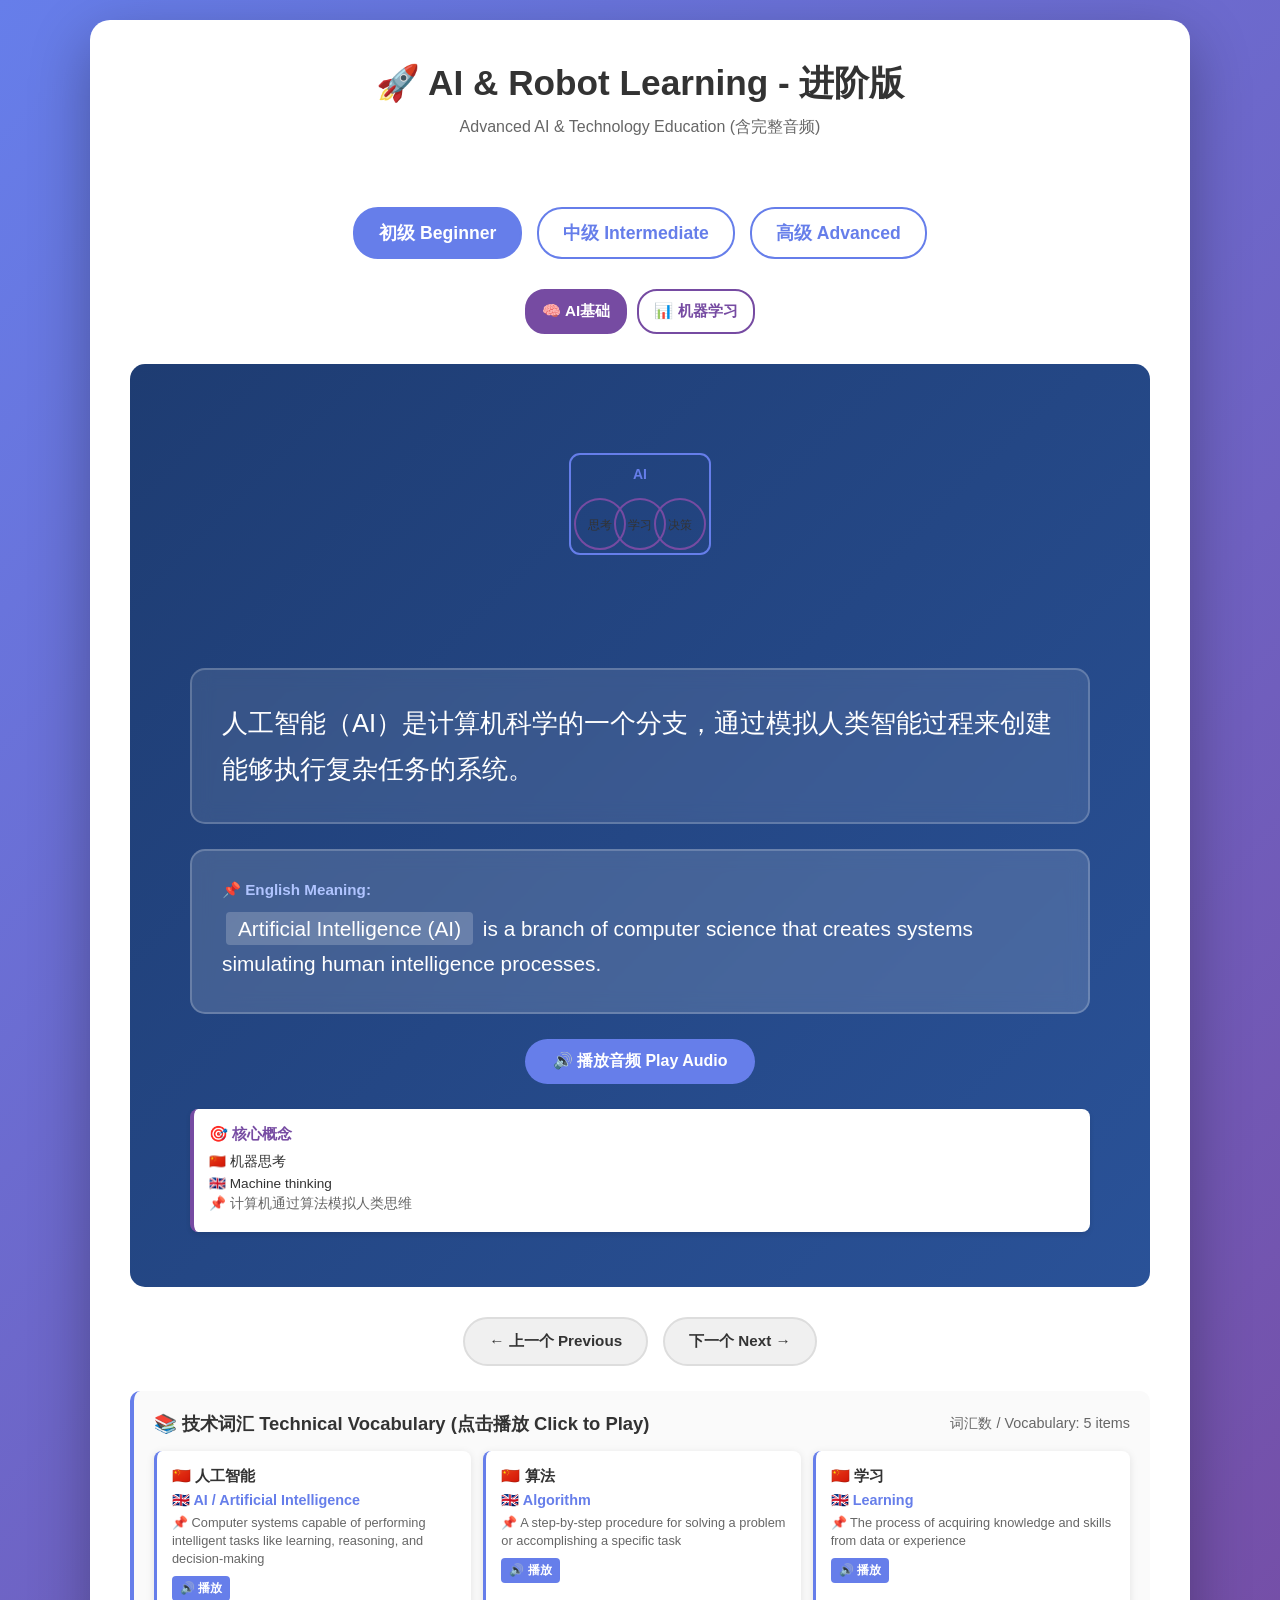
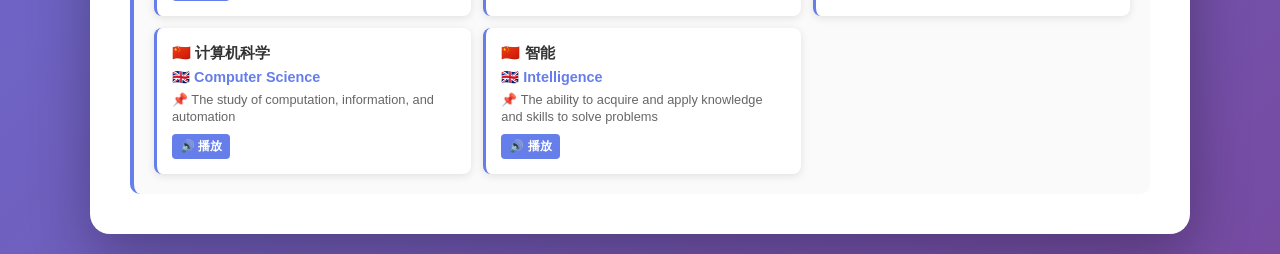
<file: apps/ai-robot-learn/advanced-v2.html>
<!DOCTYPE html>
<html lang="zh">
<head>
    <meta charset="UTF-8">
    <meta name="viewport" content="width=device-width, initial-scale=1.0">
    <title>AI & Robot Learning - Advanced 进阶版</title>
    <style>
* {
    margin: 0;
    padding: 0;
    box-sizing: border-box;
}

body {
    font-family: 'Arial', 'PingFang SC', sans-serif;
    background: linear-gradient(135deg, #667eea 0%, #764ba2 100%);
    min-height: 100vh;
    display: flex;
    justify-content: center;
    align-items: center;
    padding: 20px;
}

.container {
    background: white;
    border-radius: 20px;
    box-shadow: 0 20px 60px rgba(0, 0, 0, 0.3);
    padding: 40px;
    max-width: 1100px;
    width: 100%;
}

.header {
    text-align: center;
    margin-bottom: 30px;
}

.header h1 {
    font-size: 2.2em;
    color: #333;
    margin-bottom: 10px;
}

.audio-status {
    margin-top: 15px;
    font-size: 0.95em;
    color: #667eea;
    font-weight: bold;
    height: 24px;
}

.level-selector {
    display: flex;
    gap: 15px;
    justify-content: center;
    margin-bottom: 30px;
}

.level-btn {
    padding: 12px 24px;
    border: 2px solid #667eea;
    background: white;
    color: #667eea;
    border-radius: 25px;
    cursor: pointer;
    font-weight: bold;
    font-size: 1.1em;
    transition: all 0.3s ease;
}

.level-btn.active {
    background: #667eea;
    color: white;
}

.topic-selector {
    display: flex;
    gap: 10px;
    margin-bottom: 30px;
    flex-wrap: wrap;
    justify-content: center;
}

.topic-btn {
    padding: 10px 15px;
    border: 2px solid #764ba2;
    background: white;
    color: #764ba2;
    border-radius: 20px;
    cursor: pointer;
    font-weight: bold;
    transition: all 0.3s ease;
    font-size: 0.95em;
}

.topic-btn.active {
    background: #764ba2;
    color: white;
}

.content-section {
    background: linear-gradient(135deg, #1e3c72 0%, #2a5298 100%);
    border-radius: 15px;
    padding: 40px;
    margin-bottom: 30px;
    min-height: 450px;
    display: flex;
    flex-direction: column;
    align-items: center;
    justify-content: center;
    position: relative;
}

.visual-area {
    text-align: center;
    margin-bottom: 30px;
}

.visual-emoji {
    font-size: 140px;
    line-height: 1;
    margin-bottom: 30px;
    animation: float 3s ease-in-out infinite;
}

#visualDiagram {
    max-width: 250px;
    max-height: 250px;
    margin-bottom: 30px;
}

@keyframes float {
    0%, 100% { transform: translateY(0); }
    50% { transform: translateY(-25px); }
}

.text-display {
    width: 100%;
    max-width: 900px;
}

.chinese-display {
    background: rgba(255, 255, 255, 0.1);
    border-radius: 15px;
    padding: 30px;
    margin-bottom: 25px;
    backdrop-filter: blur(10px);
    border: 2px solid rgba(255, 255, 255, 0.2);
}

.chinese-text {
    font-size: 1.6em;
    color: white;
    margin-bottom: 0;
    line-height: 1.8;
    font-weight: 500;
}

.english-display {
    background: rgba(255, 255, 255, 0.15);
    border-radius: 15px;
    padding: 30px;
    backdrop-filter: blur(10px);
    border: 2px solid rgba(255, 255, 255, 0.2);
    margin-bottom: 25px;
}

.english-label {
    font-size: 0.95em;
    color: #b0c4ff;
    font-weight: bold;
    margin-bottom: 12px;
    display: flex;
    align-items: center;
    gap: 8px;
}

.english-text {
    font-size: 1.3em;
    color: white;
    line-height: 1.7;
}

.english-text span {
    background: rgba(255, 255, 255, 0.2);
    padding: 5px 12px;
    border-radius: 4px;
    margin: 0 4px;
}

.audio-controls {
    display: flex;
    gap: 12px;
    justify-content: center;
    margin-bottom: 25px;
}

.audio-btn {
    padding: 12px 28px;
    border: none;
    border-radius: 25px;
    font-weight: bold;
    cursor: pointer;
    transition: all 0.3s ease;
    background: #667eea;
    color: white;
    font-size: 1em;
}

.audio-btn:hover {
    background: #5568d3;
    transform: translateY(-2px);
    box-shadow: 0 5px 15px rgba(102, 126, 234, 0.4);
}

.audio-btn.stop {
    background: #e74c3c;
}

.audio-btn.stop:hover {
    background: #c0392b;
}

.phrase-box {
    background: white;
    border-left: 4px solid #764ba2;
    padding: 15px;
    margin-bottom: 15px;
    border-radius: 8px;
    box-shadow: 0 2px 5px rgba(0, 0, 0, 0.1);
}

.phrase-title {
    font-weight: bold;
    color: #764ba2;
    font-size: 0.95em;
    margin-bottom: 8px;
}

.phrase-text {
    font-size: 0.85em;
    color: #333;
    margin-bottom: 4px;
}

.vocabulary {
    background: #fafafa;
    border-left: 4px solid #667eea;
    padding: 20px;
    border-radius: 10px;
}

.vocabulary h3 {
    color: #333;
    margin-bottom: 15px;
    font-size: 1.15em;
}

.vocab-list {
    display: grid;
    grid-template-columns: repeat(auto-fit, minmax(280px, 1fr));
    gap: 12px;
}

.vocab-item {
    background: white;
    padding: 15px;
    border-radius: 8px;
    box-shadow: 0 2px 8px rgba(0, 0, 0, 0.1);
    border-left: 3px solid #667eea;
    cursor: pointer;
    transition: all 0.3s ease;
}

.vocab-item:hover {
    box-shadow: 0 4px 12px rgba(102, 126, 234, 0.3);
    transform: translateY(-2px);
}

.vocab-item.playing {
    background: #e0e7ff;
    border-left: 3px solid #667eea;
    box-shadow: inset 0 0 10px rgba(102, 126, 234, 0.2);
}

.vocab-chinese {
    font-size: 0.95em;
    font-weight: bold;
    color: #333;
    margin-bottom: 5px;
}

.vocab-english {
    font-size: 0.9em;
    color: #667eea;
    font-weight: bold;
    margin-bottom: 5px;
}

.vocab-definition {
    font-size: 0.8em;
    color: #666;
    line-height: 1.4;
}

.vocab-audio-btn {
    display: inline-block;
    margin-top: 8px;
    padding: 4px 8px;
    background: #667eea;
    color: white;
    border: none;
    border-radius: 4px;
    font-size: 0.75em;
    cursor: pointer;
    font-weight: bold;
}

.vocab-audio-btn:hover {
    background: #5568d3;
}

.navigation {
    display: flex;
    gap: 15px;
    justify-content: center;
    margin-bottom: 25px;
}

.btn {
    padding: 12px 24px;
    border: none;
    border-radius: 25px;
    font-size: 0.95em;
    font-weight: bold;
    cursor: pointer;
    transition: all 0.3s ease;
}

.btn-secondary {
    background: #f0f0f0;
    color: #333;
    border: 2px solid #ddd;
}

.btn-secondary:hover {
    background: #e8e8e8;
    transform: translateY(-2px);
}

@media (max-width: 900px) {
    .container {
        padding: 20px;
    }

    .header h1 {
        font-size: 1.8em;
    }

    .visual-emoji {
        font-size: 100px;
        margin-bottom: 20px;
    }

    .chinese-text {
        font-size: 1.3em;
    }

    .english-text {
        font-size: 1.05em;
    }

    .content-section {
        padding: 25px;
        min-height: auto;
    }
}
    </style>
</head>
<body>
    <div class="container">
        <div class="header">
            <h1>🚀 AI & Robot Learning - 进阶版</h1>
            <p style="color: #666; margin-top: 10px;">Advanced AI & Technology Education (含完整音频)</p>
            <div class="audio-status" id="audioStatus"></div>
        </div>

        <div class="level-selector">
            <button class="level-btn active" data-level="beginner">初级 Beginner</button>
            <button class="level-btn" data-level="intermediate">中级 Intermediate</button>
            <button class="level-btn" data-level="advanced">高级 Advanced</button>
        </div>

        <div class="topic-selector" id="topicSelector"></div>

        <div class="content-section">
            <div class="visual-area">
                <svg id="visualDiagram" width="200" height="200" viewBox="0 0 200 200" style="animation: float 3s ease-in-out infinite;">
                    <!-- Default AI Brain Diagram -->
                    <g id="diagramContent">
                        <circle cx="100" cy="100" r="80" fill="none" stroke="#667eea" stroke-width="2"/>
                        <circle cx="100" cy="100" r="60" fill="none" stroke="#764ba2" stroke-width="2"/>
                        <circle cx="100" cy="100" r="40" fill="none" stroke="#e74c3c" stroke-width="2"/>
                        <circle cx="100" cy="100" r="15" fill="#667eea"/>
                    </g>
                </svg>
            </div>

            <div class="text-display">
                <div class="chinese-display">
                    <div class="chinese-text" id="chineseText">欢迎学习AI和机器人！</div>
                </div>

                <div class="english-display">
                    <div class="english-label">📌 English Meaning:</div>
                    <div class="english-text" id="englishText">Welcome to learn about AI and Robots!</div>
                </div>

                <div class="audio-controls">
                    <button id="playAudioBtn" class="audio-btn">🔊 播放音频 Play Audio</button>
                    <button id="stopAudioBtn" class="audio-btn stop" style="display:none;">⏹ 停止 Stop</button>
                </div>

                <div id="phrasesContainer"></div>
            </div>
        </div>

        <div class="navigation">
            <button class="btn btn-secondary" id="prevBtn">← 上一个 Previous</button>
            <button class="btn btn-secondary" id="nextBtn">下一个 Next →</button>
        </div>

        <div class="vocabulary" id="vocabulary">
            <div style="display: flex; justify-content: space-between; align-items: center; margin-bottom: 15px;">
                <h3 style="margin: 0;">📚 技术词汇 Technical Vocabulary (点击播放 Click to Play)</h3>
                <span id="vocabProgress" style="font-size: 0.9em; color: #666;"></span>
            </div>
            <div class="vocab-list" id="vocabList"></div>
        </div>
    </div>

    <script>
const contentData = {
    beginner: [
        {
            topic: "AI基础",
            icon: "🧠",
            emoji: "🧠",
            sections: [
                {
                    chinese: "人工智能（AI）是计算机科学的一个分支，通过模拟人类智能过程来创建能够执行复杂任务的系统。",
                    english: "<span>Artificial Intelligence (AI)</span> is a branch of computer science that creates systems simulating human intelligence processes.",
                    phrases: [
                        { title: "🎯 核心概念", chinese: "机器思考", english: "Machine thinking", explain: "计算机通过算法模拟人类思维" }
                    ],
                    vocab: [
                        { cn: "人工智能", en: "AI / Artificial Intelligence", def: "Computer systems capable of performing intelligent tasks like learning, reasoning, and decision-making" },
                        { cn: "算法", en: "Algorithm", def: "A step-by-step procedure for solving a problem or accomplishing a specific task" },
                        { cn: "学习", en: "Learning", def: "The process of acquiring knowledge and skills from data or experience" },
                        { cn: "计算机科学", en: "Computer Science", def: "The study of computation, information, and automation" },
                        { cn: "智能", en: "Intelligence", def: "The ability to acquire and apply knowledge and skills to solve problems" }
                    ]
                }
            ]
        },
        {
            topic: "机器学习",
            icon: "📊",
            emoji: "📊",
            sections: [
                {
                    chinese: "机器学习是AI的核心，让计算机不通过显式编程就能学习数据中的模式。",
                    english: "<span>Machine Learning</span> is the core of AI, enabling computers to learn patterns from data without explicit programming.",
                    phrases: [
                        { title: "📈 学习原理", chinese: "从数据中学习", english: "Learn from data", explain: "模型通过大量数据自动改进性能" }
                    ],
                    vocab: [
                        { cn: "机器学习", en: "Machine Learning", def: "A subset of AI that enables computers to learn and improve from experience without being explicitly programmed" },
                        { cn: "数据", en: "Data", def: "Information or facts used to train machine learning models and make predictions" },
                        { cn: "模型", en: "Model", def: "A mathematical representation learned from data that makes predictions or decisions" },
                        { cn: "训练", en: "Training", def: "The process of teaching a computer system to recognize patterns by feeding it data" },
                        { cn: "特征", en: "Feature", def: "Important attributes or properties of data used by models for learning and prediction" }
                    ]
                }
            ]
        }
    ],
    intermediate: [
        {
            topic: "神经网络",
            icon: "🧬",
            emoji: "🧬",
            sections: [
                {
                    chinese: "前馈神经网络由输入层、隐藏层和输出层组成，每层包含多个相互连接的神经元。",
                    english: "<span>Neural Networks</span> consist of input, hidden, and output layers with interconnected neurons performing computations.",
                    phrases: [
                        { title: "🏗️ 网络结构", chinese: "多层架构", english: "Layered architecture", explain: "数据通过多个处理层逐步转化" }
                    ],
                    vocab: [
                        { cn: "神经网络", en: "Neural Network", def: "A computational model inspired by biological brains, composed of interconnected nodes called neurons" },
                        { cn: "神经元", en: "Neuron", def: "A computational unit in a neural network that receives inputs and produces an output" },
                        { cn: "权重", en: "Weights", def: "Numerical parameters that represent the strength of connections between neurons" },
                        { cn: "激活函数", en: "Activation Function", def: "A mathematical function that introduces non-linearity to enable networks to learn complex patterns" },
                        { cn: "反向传播", en: "Backpropagation", def: "An algorithm for training neural networks by calculating gradients and adjusting weights" }
                    ]
                }
            ]
        },
        {
            topic: "自然语言处理",
            icon: "💬",
            emoji: "💬",
            sections: [
                {
                    chinese: "自然语言处理使计算机能够理解、解释和生成人类语言，是现代AI应用的关键技术。",
                    english: "<span>Natural Language Processing (NLP)</span> enables computers to understand, interpret, and generate human language.",
                    phrases: [
                        { title: "⚡ 技术突破", chinese: "Transformer模型", english: "Transformer model", explain: "使用自注意力机制理解语言关系" }
                    ],
                    vocab: [
                        { cn: "自然语言处理", en: "NLP / Natural Language Processing", def: "The field of AI that focuses on enabling computers to understand, interpret, and generate human language" },
                        { cn: "语言模型", en: "Language Model", def: "A model trained to understand and generate text by learning patterns in language" },
                        { cn: "Transformer", en: "Transformer", def: "A deep learning architecture that has become the foundation for modern NLP systems" },
                        { cn: "注意力机制", en: "Attention Mechanism", def: "A technique that allows models to focus on the most relevant parts of input data" },
                        { cn: "文本分类", en: "Text Classification", def: "The task of categorizing text documents into predefined categories or labels" }
                    ]
                }
            ]
        }
    ],
    advanced: [
        {
            topic: "计算机视觉",
            icon: "👁️",
            emoji: "👁️",
            sections: [
                {
                    chinese: "计算机视觉使机器能够从图像和视频中提取有意义的信息，应用于自动驾驶、医疗诊断等领域。",
                    english: "<span>Computer Vision</span> enables machines to extract meaningful information from images and videos for autonomous driving and medical diagnosis.",
                    phrases: [
                        { title: "🎯 核心技术", chinese: "物体检测", english: "Object detection", explain: "在图像中准确定位多个物体" }
                    ],
                    vocab: [
                        { cn: "计算机视觉", en: "Computer Vision", def: "A field of AI that enables computers to interpret and understand images and videos" },
                        { cn: "物体检测", en: "Object Detection", def: "The task of identifying and locating objects within images or video frames" },
                        { cn: "卷积神经网络", en: "CNN / Convolutional Neural Network", def: "A specialized neural network architecture designed for processing and analyzing image data" },
                        { cn: "特征提取", en: "Feature Extraction", def: "The process of automatically identifying and extracting important features from images" },
                        { cn: "分割", en: "Segmentation", def: "Dividing an image into multiple regions or segments for detailed analysis" }
                    ]
                }
            ]
        },
        {
            topic: "强化学习",
            icon: "🎮",
            emoji: "🎮",
            sections: [
                {
                    chinese: "强化学习通过奖励和惩罚机制训练AI代理在环境中做出最优决策，应用于游戏、机器人控制等领域。",
                    english: "<span>Reinforcement Learning</span> trains AI agents to make optimal decisions through reward and punishment mechanisms.",
                    phrases: [
                        { title: "🎲 学习机制", chinese: "试错学习", english: "Trial and error learning", explain: "代理通过与环境交互逐步改进" }
                    ],
                    vocab: [
                        { cn: "强化学习", en: "Reinforcement Learning", def: "A machine learning approach where agents learn by interacting with an environment and receiving rewards" },
                        { cn: "奖励", en: "Reward", def: "A signal that indicates how good or bad an agent's action was in a given situation" },
                        { cn: "策略", en: "Policy", def: "A strategy or rule that determines which actions an agent should take in different states" },
                        { cn: "Q学习", en: "Q-Learning", def: "A foundational reinforcement learning algorithm for learning optimal action values" },
                        { cn: "状态", en: "State", def: "A complete description of the environment at a particular moment in time" }
                    ]
                }
            ]
        }
    ]
};

let currentLevel = 'beginner';
let currentTopic = 0;
let currentSection = 0;
let isPlaying = false;

const levelBtns = document.querySelectorAll('.level-btn');
const topicSelector = document.getElementById('topicSelector');
const playAudioBtn = document.getElementById('playAudioBtn');
const stopAudioBtn = document.getElementById('stopAudioBtn');
const audioStatus = document.getElementById('audioStatus');
const chineseText = document.getElementById('chineseText');
const englishText = document.getElementById('englishText');
const phrasesContainer = document.getElementById('phrasesContainer');
const vocabList = document.getElementById('vocabList');
const visualEmoji = document.getElementById('visualEmoji');
const prevBtn = document.getElementById('prevBtn');
const nextBtn = document.getElementById('nextBtn');
const vocabProgress = document.getElementById('vocabProgress');

let totalVocabItems = 0;

function initLevel(level) {
    currentLevel = level;
    currentTopic = 0;
    currentSection = 0;
    stopAudio();

    levelBtns.forEach(btn => btn.classList.remove('active'));
    document.querySelector(`[data-level="${level}"]`).classList.add('active');

    updateTopicSelector();
    displayContent();
}

function updateTopicSelector() {
    topicSelector.innerHTML = '';
    const levelData = contentData[currentLevel];

    levelData.forEach((item, index) => {
        const btn = document.createElement('button');
        btn.className = 'topic-btn' + (index === 0 ? ' active' : '');
        btn.textContent = `${item.icon} ${item.topic}`;
        btn.onclick = () => selectTopic(index);
        topicSelector.appendChild(btn);
    });
}

function selectTopic(index) {
    currentTopic = index;
    currentSection = 0;
    stopAudio();
    document.querySelectorAll('.topic-btn').forEach((btn, i) => {
        btn.classList.toggle('active', i === index);
    });
    displayContent();
}

function getSVGDiagram(topicName) {
    const diagrams = {
        'AI基础': `<g>
            <rect x="30" y="50" width="140" height="100" fill="none" stroke="#667eea" stroke-width="2" rx="10"/>
            <text x="100" y="75" text-anchor="middle" font-size="14" fill="#667eea" font-weight="bold">AI</text>
            <circle cx="60" cy="120" r="25" fill="none" stroke="#764ba2" stroke-width="2"/>
            <circle cx="100" cy="120" r="25" fill="none" stroke="#764ba2" stroke-width="2"/>
            <circle cx="140" cy="120" r="25" fill="none" stroke="#764ba2" stroke-width="2"/>
            <text x="60" y="125" text-anchor="middle" font-size="12" fill="#333">思考</text>
            <text x="100" y="125" text-anchor="middle" font-size="12" fill="#333">学习</text>
            <text x="140" y="125" text-anchor="middle" font-size="12" fill="#333">决策</text>
        </g>`,
        '机器学习': `<g>
            <circle cx="100" cy="60" r="30" fill="none" stroke="#667eea" stroke-width="2"/>
            <text x="100" y="65" text-anchor="middle" font-size="12" fill="#333">数据</text>
            <line x1="100" y1="90" x2="70" y2="130" stroke="#764ba2" stroke-width="2"/>
            <line x1="100" y1="90" x2="100" y2="130" stroke="#764ba2" stroke-width="2"/>
            <line x1="100" y1="90" x2="130" y2="130" stroke="#764ba2" stroke-width="2"/>
            <rect x="50" y="130" width="30" height="30" fill="none" stroke="#667eea" stroke-width="2" rx="5"/>
            <rect x="85" y="130" width="30" height="30" fill="none" stroke="#667eea" stroke-width="2" rx="5"/>
            <rect x="120" y="130" width="30" height="30" fill="none" stroke="#667eea" stroke-width="2" rx="5"/>
            <text x="65" y="150" text-anchor="middle" font-size="10" fill="#333">模型</text>
            <text x="100" y="150" text-anchor="middle" font-size="10" fill="#333">模型</text>
            <text x="135" y="150" text-anchor="middle" font-size="10" fill="#333">模型</text>
        </g>`,
        '神经网络': `<g>
            <circle cx="50" cy="50" r="15" fill="#667eea"/>
            <circle cx="50" cy="100" r="15" fill="#667eea"/>
            <circle cx="50" cy="150" r="15" fill="#667eea"/>
            <circle cx="100" cy="75" r="15" fill="#764ba2"/>
            <circle cx="100" cy="125" r="15" fill="#764ba2"/>
            <circle cx="150" cy="100" r="15" fill="#e74c3c"/>
            <line x1="65" y1="50" x2="85" y2="75" stroke="#999" stroke-width="1" opacity="0.5"/>
            <line x1="65" y1="50" x2="85" y2="125" stroke="#999" stroke-width="1" opacity="0.5"/>
            <line x1="65" y1="100" x2="85" y2="75" stroke="#999" stroke-width="1" opacity="0.5"/>
            <line x1="65" y1="100" x2="85" y2="125" stroke="#999" stroke-width="1" opacity="0.5"/>
            <line x1="65" y1="150" x2="85" y2="75" stroke="#999" stroke-width="1" opacity="0.5"/>
            <line x1="65" y1="150" x2="85" y2="125" stroke="#999" stroke-width="1" opacity="0.5"/>
            <line x1="115" y1="75" x2="135" y2="100" stroke="#999" stroke-width="1" opacity="0.5"/>
            <line x1="115" y1="125" x2="135" y2="100" stroke="#999" stroke-width="1" opacity="0.5"/>
        </g>`,
        '自然语言处理': `<g>
            <rect x="20" y="40" width="160" height="120" fill="none" stroke="#667eea" stroke-width="2" rx="10"/>
            <text x="100" y="65" text-anchor="middle" font-size="12" fill="#333" font-weight="bold">语言处理</text>
            <circle cx="50" cy="100" r="12" fill="#764ba2"/>
            <circle cx="70" cy="95" r="12" fill="#764ba2"/>
            <circle cx="90" cy="92" r="12" fill="#764ba2"/>
            <circle cx="110" cy="95" r="12" fill="#764ba2"/>
            <circle cx="130" cy="100" r="12" fill="#764ba2"/>
            <circle cx="150" cy="108" r="12" fill="#764ba2"/>
            <line x1="50" y1="112" x2="150" y2="120" stroke="#e74c3c" stroke-width="2"/>
            <text x="100" y="140" text-anchor="middle" font-size="11" fill="#333">理解语言关系</text>
        </g>`,
        '计算机视觉': `<g>
            <rect x="30" y="40" width="140" height="140" fill="none" stroke="#667eea" stroke-width="2" rx="10"/>
            <text x="100" y="65" text-anchor="middle" font-size="12" fill="#333" font-weight="bold">图像识别</text>
            <rect x="45" y="85" width="25" height="25" fill="#667eea" opacity="0.6"/>
            <rect x="75" y="85" width="25" height="25" fill="#764ba2" opacity="0.6"/>
            <rect x="105" y="85" width="25" height="25" fill="#e74c3c" opacity="0.6"/>
            <rect x="135" y="85" width="15" height="25" fill="#f39c12" opacity="0.6"/>
            <line x1="57" y1="120" x2="57" y2="135" stroke="#667eea" stroke-width="2"/>
            <line x1="87" y1="120" x2="87" y2="135" stroke="#764ba2" stroke-width="2"/>
            <line x1="117" y1="120" x2="117" y2="135" stroke="#e74c3c" stroke-width="2"/>
            <text x="57" y="150" text-anchor="middle" font-size="9" fill="#333">物体</text>
            <text x="87" y="150" text-anchor="middle" font-size="9" fill="#333">物体</text>
            <text x="117" y="150" text-anchor="middle" font-size="9" fill="#333">物体</text>
        </g>`,
        '强化学习': `<g>
            <circle cx="100" cy="60" r="35" fill="none" stroke="#667eea" stroke-width="2"/>
            <text x="100" y="65" text-anchor="middle" font-size="11" fill="#333" font-weight="bold">环境</text>
            <circle cx="60" cy="130" r="25" fill="none" stroke="#764ba2" stroke-width="2"/>
            <text x="60" y="135" text-anchor="middle" font-size="10" fill="#333">代理</text>
            <path d="M 75 95 Q 80 110 75 130" stroke="#e74c3c" stroke-width="2" fill="none" marker-end="url(#arrowhead)"/>
            <path d="M 125 95 Q 120 110 125 130" stroke="#f39c12" stroke-width="2" fill="none" marker-end="url(#arrowhead2)"/>
            <text x="45" y="110" font-size="10" fill="#333">反馈</text>
            <text x="135" y="110" font-size="10" fill="#333">行动</text>
            <defs>
                <marker id="arrowhead" markerWidth="10" markerHeight="10" refX="9" refY="3" orient="auto">
                    <polygon points="0 0, 10 3, 0 6" fill="#e74c3c"/>
                </marker>
                <marker id="arrowhead2" markerWidth="10" markerHeight="10" refX="9" refY="3" orient="auto">
                    <polygon points="0 0, 10 3, 0 6" fill="#f39c12"/>
                </marker>
            </defs>
        </g>`
    };

    return diagrams[topicName] || diagrams['AI基础'];
}

function displayContent() {
    const levelData = contentData[currentLevel];
    const topic = levelData[currentTopic];
    const section = topic.sections[currentSection];

    if (!section) return;

    const svgContent = document.getElementById('diagramContent');
    svgContent.innerHTML = getSVGDiagram(topic.topic);

    chineseText.textContent = section.chinese;
    englishText.innerHTML = section.english;

    phrasesContainer.innerHTML = '';
    section.phrases.forEach(phrase => {
        const phraseBox = document.createElement('div');
        phraseBox.className = 'phrase-box';
        phraseBox.innerHTML = `
            <div class="phrase-title">${phrase.title}</div>
            <div class="phrase-text">🇨🇳 ${phrase.chinese}</div>
            <div class="phrase-text">🇬🇧 ${phrase.english}</div>
            <div class="phrase-text" style="color: #666;">📌 ${phrase.explain}</div>
        `;
        phrasesContainer.appendChild(phraseBox);
    });

    updateVocabulary(section.vocab);
}

function updateVocabulary(vocabItems) {
    vocabList.innerHTML = '';
    totalVocabItems = vocabItems.length;
    vocabProgress.textContent = `词汇数 / Vocabulary: ${totalVocabItems} items`;

    vocabItems.forEach((vocab, index) => {
        const vocabItem = document.createElement('div');
        vocabItem.className = 'vocab-item';
        vocabItem.id = `vocab-${index}`;
        vocabItem.innerHTML = `
            <div class="vocab-chinese">🇨🇳 ${vocab.cn}</div>
            <div class="vocab-english">🇬🇧 ${vocab.en}</div>
            <div class="vocab-definition">📌 ${vocab.def}</div>
            <button class="vocab-audio-btn" onclick="playVocabAudio(${index}, '${vocab.cn}', '${vocab.en}', '${vocab.def}')">🔊 播放</button>
        `;
        vocabList.appendChild(vocabItem);
    });
}

function playSceneAudio() {
    if (isPlaying) {
        stopAudio();
        return;
    }

    isPlaying = true;
    playAudioBtn.style.display = 'none';
    stopAudioBtn.style.display = 'inline-block';
    audioStatus.textContent = '🔊 播放中... Playing...';

    const chinese = chineseText.textContent;
    const english = englishText.textContent.replace(/<[^>]*>/g, '');

    const speeches = [
        { text: chinese, lang: 'zh-CN', rate: 0.9 },
        { text: english, lang: 'en-US', rate: 1 }
    ];

    playNextSpeech(speeches, 0);
}

function playNextSpeech(speeches, index) {
    if (!isPlaying || index >= speeches.length) {
        stopAudio();
        return;
    }

    const speech = speeches[index];
    const utterance = new SpeechSynthesisUtterance(speech.text);
    utterance.lang = speech.lang;
    utterance.rate = speech.rate;

    utterance.onend = () => {
        playNextSpeech(speeches, index + 1);
    };

    utterance.onerror = () => {
        stopAudio();
    };

    speechSynthesis.speak(utterance);
}

function playVocabAudio(index, cn, en, def) {
    const vocabElement = document.getElementById(`vocab-${index}`);

    if (isPlaying) {
        stopAudio();
        vocabElement.classList.remove('playing');
        return;
    }

    isPlaying = true;
    vocabElement.classList.add('playing');
    playAudioBtn.style.display = 'none';
    stopAudioBtn.style.display = 'inline-block';
    audioStatus.textContent = `🔊 播放 ${cn}...`;

    const speeches = [
        { text: cn, lang: 'zh-CN', rate: 0.8 },
        { text: cn, lang: 'zh-CN', rate: 0.8 },
        { text: `${en}. It means ${def}`, lang: 'en-US', rate: 0.95 }
    ];

    playVocabSpeech(speeches, 0, vocabElement);
}

function playVocabSpeech(speeches, index, vocabElement) {
    if (!isPlaying || index >= speeches.length) {
        stopAudio();
        vocabElement.classList.remove('playing');
        return;
    }

    const speech = speeches[index];
    const utterance = new SpeechSynthesisUtterance(speech.text);
    utterance.lang = speech.lang;
    utterance.rate = speech.rate;

    utterance.onend = () => {
        playVocabSpeech(speeches, index + 1, vocabElement);
    };

    utterance.onerror = () => {
        stopAudio();
        vocabElement.classList.remove('playing');
    };

    speechSynthesis.speak(utterance);
}

function stopAudio() {
    speechSynthesis.cancel();
    isPlaying = false;
    playAudioBtn.style.display = 'inline-block';
    stopAudioBtn.style.display = 'none';
    audioStatus.textContent = '';

    document.querySelectorAll('.vocab-item').forEach(item => {
        item.classList.remove('playing');
    });
}

function nextSection() {
    stopAudio();
    const levelData = contentData[currentLevel];
    const topic = levelData[currentTopic];

    if (currentSection < topic.sections.length - 1) {
        currentSection++;
        displayContent();
        playSceneAudio();
    } else if (currentTopic < levelData.length - 1) {
        currentTopic++;
        currentSection = 0;
        updateTopicSelector();
        displayContent();
        playSceneAudio();
    }
}

function prevSection() {
    stopAudio();
    if (currentSection > 0) {
        currentSection--;
        displayContent();
    } else if (currentTopic > 0) {
        currentTopic--;
        document.querySelectorAll('.topic-btn').forEach((btn, i) => {
            btn.classList.toggle('active', i === currentTopic);
        });
        const levelData = contentData[currentLevel];
        currentSection = levelData[currentTopic].sections.length - 1;
        displayContent();
    }
}

levelBtns.forEach(btn => {
    btn.addEventListener('click', (e) => {
        initLevel(e.target.dataset.level);
    });
});

playAudioBtn.addEventListener('click', playSceneAudio);
stopAudioBtn.addEventListener('click', stopAudio);
nextBtn.addEventListener('click', nextSection);
prevBtn.addEventListener('click', prevSection);

document.addEventListener('keydown', (e) => {
    if (e.key === 'ArrowRight') nextSection();
    if (e.key === 'ArrowLeft') prevSection();
});

initLevel('beginner');
    </script>
</body>
</html>
</file>
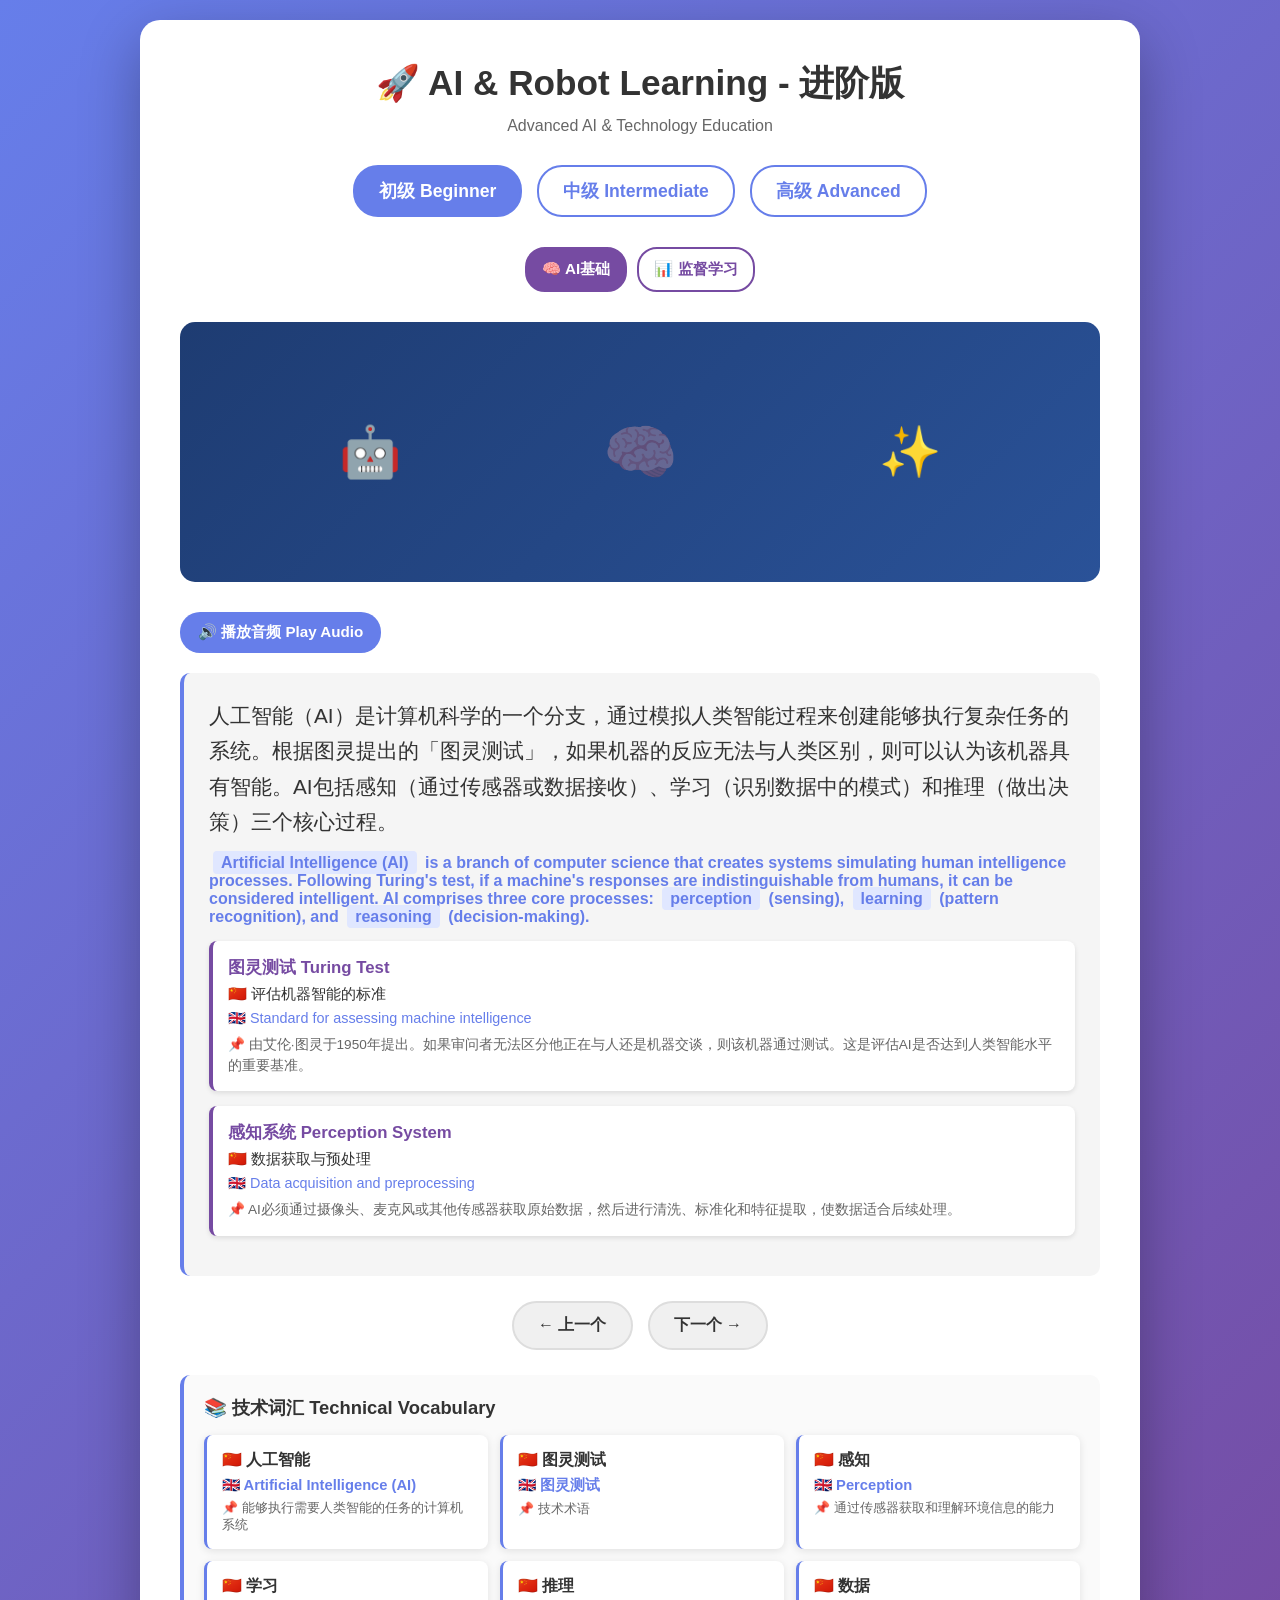
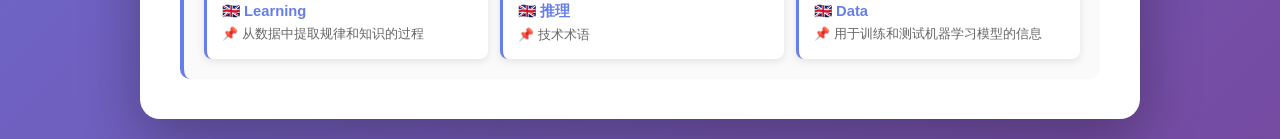
<file: apps/ai-robot-learn/advanced.html>
<!DOCTYPE html>
<html lang="zh">
<head>
    <meta charset="UTF-8">
    <meta name="viewport" content="width=device-width, initial-scale=1.0">
    <title>AI & Robot Learning - Advanced 进阶版</title>
    <style>
* {
    margin: 0;
    padding: 0;
    box-sizing: border-box;
}

body {
    font-family: 'Arial', 'PingFang SC', sans-serif;
    background: linear-gradient(135deg, #667eea 0%, #764ba2 100%);
    min-height: 100vh;
    display: flex;
    justify-content: center;
    align-items: center;
    padding: 20px;
}

.container {
    background: white;
    border-radius: 20px;
    box-shadow: 0 20px 60px rgba(0, 0, 0, 0.3);
    padding: 40px;
    max-width: 1000px;
    width: 100%;
}

.header {
    text-align: center;
    margin-bottom: 30px;
}

.header h1 {
    font-size: 2.2em;
    color: #333;
    margin-bottom: 10px;
}

.level-selector {
    display: flex;
    gap: 15px;
    justify-content: center;
    margin-bottom: 30px;
}

.level-btn {
    padding: 12px 24px;
    border: 2px solid #667eea;
    background: white;
    color: #667eea;
    border-radius: 25px;
    cursor: pointer;
    font-weight: bold;
    font-size: 1.1em;
    transition: all 0.3s ease;
}

.level-btn.active {
    background: #667eea;
    color: white;
}

.topic-selector {
    display: flex;
    gap: 10px;
    margin-bottom: 30px;
    flex-wrap: wrap;
    justify-content: center;
}

.topic-btn {
    padding: 10px 15px;
    border: 2px solid #764ba2;
    background: white;
    color: #764ba2;
    border-radius: 20px;
    cursor: pointer;
    font-weight: bold;
    transition: all 0.3s ease;
    font-size: 0.95em;
}

.topic-btn:hover {
    transform: translateY(-2px);
    box-shadow: 0 5px 15px rgba(118, 75, 162, 0.3);
}

.topic-btn.active {
    background: #764ba2;
    color: white;
}

.animation-area {
    background: linear-gradient(135deg, #1e3c72 0%, #2a5298 100%);
    border-radius: 15px;
    padding: 30px;
    margin-bottom: 30px;
    min-height: 250px;
    display: flex;
    align-items: center;
    justify-content: center;
    position: relative;
    overflow: hidden;
}

.scene {
    position: relative;
    width: 100%;
    height: 200px;
    display: flex;
    align-items: center;
    justify-content: center;
}

.character {
    position: absolute;
    font-size: 50px;
    animation: float 3s ease-in-out infinite;
}

.robot {
    left: 15%;
    animation-delay: 0s;
}

.ai {
    right: 15%;
    animation-delay: 1s;
}

.tech-icon {
    font-size: 60px;
    opacity: 0.3;
}

@keyframes float {
    0%, 100% {
        transform: translateY(0);
    }
    50% {
        transform: translateY(-20px);
    }
}

@keyframes slideIn {
    from {
        opacity: 0;
        transform: translateX(-30px);
    }
    to {
        opacity: 1;
        transform: translateX(0);
    }
}

.content-box {
    background: #f5f5f5;
    border-radius: 10px;
    padding: 25px;
    margin-bottom: 25px;
    border-left: 4px solid #667eea;
}

.chinese-text {
    font-size: 1.3em;
    color: #333;
    margin-bottom: 15px;
    line-height: 1.7;
    font-weight: 500;
    animation: slideIn 0.5s ease;
}

.english-text {
    font-size: 1em;
    color: #667eea;
    font-weight: bold;
    margin-bottom: 15px;
    animation: slideIn 0.5s ease 0.2s backwards;
}

.english-text span {
    background: #e0e7ff;
    padding: 3px 8px;
    border-radius: 4px;
    margin: 0 4px;
}

.phrase-box {
    background: white;
    border-left: 4px solid #764ba2;
    padding: 15px;
    margin-bottom: 15px;
    border-radius: 8px;
    box-shadow: 0 2px 5px rgba(0, 0, 0, 0.1);
}

.phrase-title {
    font-weight: bold;
    color: #764ba2;
    font-size: 1.05em;
    margin-bottom: 5px;
}

.phrase-chinese {
    font-size: 0.95em;
    color: #333;
    margin-bottom: 5px;
}

.phrase-english {
    font-size: 0.9em;
    color: #667eea;
    margin-bottom: 8px;
}

.phrase-explain {
    font-size: 0.85em;
    color: #666;
    line-height: 1.5;
}

.audio-controls {
    display: flex;
    gap: 10px;
    margin: 20px 0;
    align-items: center;
}

.audio-btn {
    padding: 10px 18px;
    border: none;
    border-radius: 20px;
    font-weight: bold;
    cursor: pointer;
    transition: all 0.3s ease;
    background: #667eea;
    color: white;
    font-size: 0.95em;
}

.audio-btn:hover {
    background: #5568d3;
    transform: translateY(-2px);
}

.audio-btn.stop {
    background: #e74c3c;
}

.audio-btn.stop:hover {
    background: #c0392b;
}

.audio-status {
    font-size: 0.9em;
    color: #667eea;
    font-weight: bold;
}

.navigation {
    display: flex;
    gap: 15px;
    justify-content: center;
    margin-bottom: 25px;
}

.btn {
    padding: 12px 24px;
    border: none;
    border-radius: 25px;
    font-size: 1em;
    font-weight: bold;
    cursor: pointer;
    transition: all 0.3s ease;
}

.btn-primary {
    background: #667eea;
    color: white;
}

.btn-primary:hover {
    background: #5568d3;
    transform: translateY(-2px);
}

.btn-secondary {
    background: #f0f0f0;
    color: #333;
    border: 2px solid #ddd;
}

.btn-secondary:hover {
    background: #e8e8e8;
    transform: translateY(-2px);
}

.vocabulary {
    background: #fafafa;
    border-left: 4px solid #667eea;
    padding: 20px;
    border-radius: 10px;
}

.vocabulary h3 {
    color: #333;
    margin-bottom: 15px;
    font-size: 1.15em;
}

.vocab-list {
    display: grid;
    grid-template-columns: repeat(auto-fit, minmax(280px, 1fr));
    gap: 12px;
}

.vocab-item {
    background: white;
    padding: 15px;
    border-radius: 8px;
    box-shadow: 0 2px 8px rgba(0, 0, 0, 0.1);
    border-left: 3px solid #667eea;
}

.vocab-chinese {
    font-size: 1em;
    font-weight: bold;
    color: #333;
    margin-bottom: 5px;
}

.vocab-english {
    font-size: 0.92em;
    color: #667eea;
    font-weight: bold;
    margin-bottom: 5px;
}

.vocab-definition {
    font-size: 0.8em;
    color: #666;
    line-height: 1.4;
}

.example {
    font-size: 0.8em;
    color: #764ba2;
    margin-top: 8px;
    font-style: italic;
    padding-top: 8px;
    border-top: 1px solid #e0e7ff;
}

@media (max-width: 600px) {
    .container {
        padding: 20px;
    }

    .header h1 {
        font-size: 1.6em;
    }

    .chinese-text {
        font-size: 1.05em;
    }

    .level-btn {
        font-size: 0.9em;
        padding: 10px 18px;
    }

    .topic-btn {
        font-size: 0.85em;
        padding: 8px 12px;
    }
}
    </style>
</head>
<body>
    <div class="container">
        <div class="header">
            <h1>🚀 AI & Robot Learning - 进阶版</h1>
            <p style="color: #666; margin-top: 10px;">Advanced AI & Technology Education</p>
        </div>

        <div class="level-selector">
            <button class="level-btn active" data-level="beginner">初级 Beginner</button>
            <button class="level-btn" data-level="intermediate">中级 Intermediate</button>
            <button class="level-btn" data-level="advanced">高级 Advanced</button>
        </div>

        <div class="topic-selector" id="topicSelector"></div>

        <div class="animation-area">
            <div class="scene" id="scene">
                <div class="character robot">🤖</div>
                <div class="character ai">✨</div>
                <div class="tech-icon" id="techIcon">⚙️</div>
            </div>
        </div>

        <div class="audio-controls">
            <button id="playAudioBtn" class="audio-btn">🔊 播放音频 Play Audio</button>
            <button id="pauseAudioBtn" class="audio-btn stop" style="display:none;">⏹ 停止 Stop</button>
            <span class="audio-status" id="audioStatus"></span>
        </div>

        <div class="content-box">
            <div class="chinese-text" id="chineseText"></div>
            <div class="english-text" id="englishText"></div>
            <div id="phrasesContainer"></div>
        </div>

        <div class="navigation">
            <button class="btn btn-secondary" id="prevBtn">← 上一个</button>
            <button class="btn btn-secondary" id="nextBtn">下一个 →</button>
        </div>

        <div class="vocabulary" id="vocabulary">
            <h3>📚 技术词汇 Technical Vocabulary</h3>
            <div class="vocab-list" id="vocabList"></div>
        </div>
    </div>

    <script>
const contentData = {
    beginner: [
        {
            topic: "AI基础",
            icon: "🧠",
            sections: [
                {
                    chinese: "人工智能（AI）是计算机科学的一个分支，通过模拟人类智能过程来创建能够执行复杂任务的系统。根据图灵提出的「图灵测试」，如果机器的反应无法与人类区别，则可以认为该机器具有智能。AI包括感知（通过传感器或数据接收）、学习（识别数据中的模式）和推理（做出决策）三个核心过程。",
                    english: "<span>Artificial Intelligence (AI)</span> is a branch of computer science that creates systems simulating human intelligence processes. Following Turing's test, if a machine's responses are indistinguishable from humans, it can be considered intelligent. AI comprises three core processes: <span>perception</span> (sensing), <span>learning</span> (pattern recognition), and <span>reasoning</span> (decision-making).",
                    phrases: [
                        {
                            title: "图灵测试 Turing Test",
                            chinese: "评估机器智能的标准",
                            english: "Standard for assessing machine intelligence",
                            explain: "由艾伦·图灵于1950年提出。如果审问者无法区分他正在与人还是机器交谈，则该机器通过测试。这是评估AI是否达到人类智能水平的重要基准。"
                        },
                        {
                            title: "感知系统 Perception System",
                            chinese: "数据获取与预处理",
                            english: "Data acquisition and preprocessing",
                            explain: "AI必须通过摄像头、麦克风或其他传感器获取原始数据，然后进行清洗、标准化和特征提取，使数据适合后续处理。"
                        }
                    ],
                    vocab: ["人工智能", "图灵测试", "感知", "学习", "推理", "数据"]
                },
                {
                    chinese: "机器学习（ML）是AI的核心子领域，其基本原理是：构建数学模型使计算机从数据中自动学习规律，而非由人类编程者显式编写所有决策规则。传统编程范式是「数据+规则→结果」，而机器学习的范式是「数据+结果→规则」。通过大量训练样本，算法学习函数f(x)使得给定输入x时能预测输出y。",
                    english: "<span>Machine Learning (ML)</span> is the core subfield of AI based on: building mathematical models for computers to automatically learn patterns from data, rather than explicit programming of all rules. Traditional programming: data + rules → results; ML paradigm: data + results → rules. Algorithms learn function f(x) from training samples to predict output y given input x.",
                    phrases: [
                        {
                            title: "函数近似 Function Approximation",
                            chinese: "学习目标的数学本质",
                            english: "Mathematical essence of learning goals",
                            explain: "ML算法的目的是找到最佳函数f(x)来近似真实数据分布。这可以表示为最小化损失函数L(f(x), y)，即预测值与实际值的误差。"
                        },
                        {
                            title: "泛化能力 Generalization",
                            chinese: "从训练数据推广到未知数据",
                            english: "Extending from training data to unknown data",
                            explain: "模型应能处理从未见过的数据。过度拟合（overfitting）发生在模型记住训练数据而非学习通用规则时，导致在新数据上表现差。需要通过正则化、交叉验证等技术防止过度拟合。"
                        }
                    ],
                    vocab: ["机器学习", "函数近似", "损失函数", "泛化", "过度拟合", "交叉验证"]
                }
            ]
        },
        {
            topic: "监督学习",
            icon: "📊",
            sections: [
                {
                    chinese: "监督学习在有标签数据上训练模型，即每个输入样本x都有对应的正确输出标签y。学习过程是最小化预测值ŷ与真实标签y之间的损失函数L(ŷ, y)。常见的损失函数包括：分类任务用交叉熵损失H(p,q) = -Σ p(i)log(q(i))，回归任务用均方误差MSE = (1/n)Σ(ŷᵢ-yᵢ)²。",
                    english: "<span>Supervised Learning</span> trains models on labeled data where each input x has corresponding correct output label y. The learning process minimizes loss function L(ŷ, y) between predictions and true labels. Common loss functions: classification uses cross-entropy H(p,q) = -Σ p(i)log(q(i)); regression uses MSE = (1/n)Σ(ŷᵢ-yᵢ)².",
                    phrases: [
                        {
                            title: "交叉熵损失 Cross-Entropy Loss",
                            chinese: "分类任务的标准损失函数",
                            english: "Standard loss function for classification",
                            explain: "衡量预测概率分布与真实分布的差异。公式：-Σ yᵢ·log(ŷᵢ)。当预测概率接近真实标签时，损失接近0；否则损失值很大。在多分类问题中，使用softmax激活函数结合交叉熵损失。"
                        },
                        {
                            title: "反向传播 Backpropagation",
                            chinese: "高效计算梯度的算法",
                            english: "Algorithm for efficient gradient computation",
                            explain: "通过链式法则从输出层向输入层传递误差信号，计算每个参数的梯度∂L/∂w。这使得数百万参数的模型训练成为可能。梯度被用于参数更新：wₙₑw = wₒₗd - η·∂L/∂w，其中η是学习率。"
                        }
                    ],
                    vocab: ["监督学习", "交叉熵", "均方误差", "反向传播", "梯度下降", "学习率"]
                },
                {
                    chinese: "无监督学习在无标签数据上发现隐藏结构。主要方法包括聚类（grouping similar data points）和降维（reducing data dimensions）。K-means聚类的目标是最小化类内方差：J = ΣΣ||x - μₖ||²。降维（如PCA）通过线性变换将高维数据映射到低维空间，保留最大方差的方向。",
                    english: "<span>Unsupervised Learning</span> discovers hidden structures in unlabeled data. Main methods: clustering (grouping similar points) and dimensionality reduction. K-means minimizes within-cluster variance: J = ΣΣ||x - μₖ||². Dimensionality reduction (like PCA) projects high-dimensional data to low dimensions preserving maximum variance directions.",
                    phrases: [
                        {
                            title: "K-means聚类算法 K-means Algorithm",
                            chinese: "迭代优化聚类中心",
                            english: "Iteratively optimizing cluster centers",
                            explain: "算法流程：(1)随机初始化K个聚类中心μ；(2)分配阶段-将每个点分配到最近的中心；(3)更新阶段-重新计算中心为其内所有点的平均值；(4)重复直到收敛。时间复杂度O(nKD·iterations)，其中n是样本数，K是簇数，D是维度。"
                        },
                        {
                            title: "主成分分析 PCA",
                            chinese: "线性降维方法",
                            english: "Linear dimensionality reduction",
                            explain: "目标是找到使数据方差最大的方向。通过对协方差矩阵Σ进行特征值分解，保留方差最大的k个特征向量作为新坐标轴。可将d维数据降至k维(k<d)，同时保留大部分信息。"
                        }
                    ],
                    vocab: ["无监督学习", "K-means", "聚类", "PCA", "降维", "协方差"]
                }
            ]
        }
    ],
    intermediate: [
        {
            topic: "神经网络",
            icon: "🧬",
            sections: [
                {
                    chinese: "前馈神经网络（Feedforward Neural Network）由输入层、隐藏层和输出层组成。每个神经元计算：a = σ(wᵀx + b)，其中w是权重向量，b是偏置，σ是激活函数。通用近似定理证明，仅需一个足够宽的隐藏层就能近似任意连续函数。网络深度增加表现力，但增加了训练难度（梯度消失/爆炸问题）。",
                    english: "<span>Feedforward Neural Networks (FNN)</span> consist of input, hidden, and output layers. Each neuron computes: a = σ(wᵀx + b), where w are weights, b is bias, σ is activation. The universal approximation theorem proves a single sufficiently wide hidden layer can approximate any continuous function. Depth increases expressiveness but training difficulty (vanishing/exploding gradients).",
                    phrases: [
                        {
                            title: "激活函数 Activation Functions",
                            chinese: "引入非线性",
                            english: "Introducing nonlinearity",
                            explain: "常用激活函数：(1) ReLU: f(x)=max(0,x) - 计算效率高，缓解梯度消失；(2) Sigmoid: σ(x)=1/(1+e^-x) - 输出范围(0,1)，适合概率；(3) Tanh: 输出范围(-1,1)。没有激活函数的多层网络等价于单层线性变换。"
                        },
                        {
                            title: "权重初始化 Weight Initialization",
                            chinese: "影响训练收敛速度",
                            english: "Affects training convergence speed",
                            explain: "初始化策略：(1) Xavier初始化：方差~1/n_in，保持信号方差一致；(2) He初始化：方差~2/n_in，适合ReLU。不当初始化导致梯度消失/爆炸，极大降低训练效率。"
                        }
                    ],
                    vocab: ["前馈网络", "激活函数", "ReLU", "Sigmoid", "权重", "偏置"]
                },
                {
                    chinese: "卷积神经网络（CNN）通过卷积、池化等操作自动提取空间特征。卷积操作定义为：y[i,j] = Σ Σ w[a,b]·x[i+a,j+b]，使用共享权重减少参数数量。CNN的优势：(1)局部连接性-每个神经元仅连接局部邻域；(2)权重共享-同一特征检测器在各位置重复使用；(3)空间不变性-能识别平移的对象。ResNet通过跳跃连接y=F(x)+x解决深层网络的梯度消失问题。",
                    english: "<span>Convolutional Neural Networks (CNN)</span> automatically extract spatial features via convolution and pooling: y[i,j] = Σ Σ w[a,b]·x[i+a,j+b]. Advantages: (1) local connectivity - each neuron connects to local neighborhood; (2) weight sharing - same detector reused across positions; (3) translation invariance. ResNet uses skip connections y=F(x)+x to solve vanishing gradients in deep networks.",
                    phrases: [
                        {
                            title: "卷积运算 Convolution Operation",
                            chinese: "特征提取的数学基础",
                            english: "Mathematical foundation of feature extraction",
                            explain: "卷积核（kernel/filter）是一个可学习的小矩阵，通过滑动对输入进行元素乘积求和。第一层卷积检测边线和纹理（低级特征），深层卷积检测轮廓和部件（高级特征）。通过多个卷积核学习不同特征。"
                        },
                        {
                            title: "池化操作 Pooling",
                            chinese: "降采样与特征选择",
                            english: "Downsampling and feature selection",
                            explain: "最大池化max(x)和平均池化avg(x)都能减少特征映射大小，降低计算复杂度。通过保留最显著的特征实现降维。也具有平移不变性：图像轻微平移时，池化后的结果基本不变。"
                        }
                    ],
                    vocab: ["卷积神经网络", "卷积核", "池化", "特征映射", "ResNet", "跳跃连接"]
                }
            ]
        },
        {
            topic: "自然语言处理",
            icon: "💬",
            sections: [
                {
                    chinese: "自然语言处理面临的根本挑战是语言的歧义性和上下文依赖性。词向量表示（Word Embeddings）解决了这个问题，将词映射到d维向量空间：word2vec通过skip-gram模型最大化上下文预测概率P(context|word)。GloVe（Global Vectors）结合全局矩阵分解和局部上下文窗口，目标是wᵢᵀwⱼ ≈ log(X_ij)，其中X_ij是词i和j的共现频率。",
                    english: "<span>Natural Language Processing</span> faces fundamental challenges: language ambiguity and context dependency. <span>Word Embeddings</span> solve this by mapping words to d-dimensional vectors. Word2vec maximizes P(context|word) via skip-gram. GloVe (Global Vectors) combines matrix factorization and local context, targeting wᵢᵀwⱼ ≈ log(X_ij) where X_ij is co-occurrence frequency.",
                    phrases: [
                        {
                            title: "Skip-gram模型 Skip-gram Model",
                            chinese: "从中心词预测上下文",
                            english: "Predicting context from center word",
                            explain: "给定中心词w_t，预测窗口内的上下文词：P(w_t+j|w_t) = exp(v'_wt+j · v_wt)/Σ exp(v'_k · v_wt)。通过随机梯度下降最优化，向量自动学习语义相似性：king-man+woman≈queen体现了向量算术的意义。"
                        },
                        {
                            title: "分布假说 Distributional Hypothesis",
                            chinese: "\"词的含义是其使用环境\"",
                            english: "\"A word's meaning is its context of use\"",
                            explain: "在相似上下文中出现的词具有相似含义。这是词向量方法的理论基础。从大规模文本语料库学习的词向量捕捉了词的潜在语义。"
                        }
                    ],
                    vocab: ["词向量", "Word2Vec", "Skip-gram", "GloVe", "分布假说", "嵌入"]
                },
                {
                    chinese: "Transformer架构由Vaswani等人在2017年提出，核心是自注意力机制（Self-Attention）。对于序列中的每个位置，计算Query(Q)、Key(K)、Value(V)的三元组：Attention(Q,K,V) = softmax(QKᵀ/√d_k)V。这使模型能同时处理序列的所有位置，避免了RNN的顺序依赖。BERT和GPT等大规模语言模型基于Transformer，通过预训练学习通用语言表示。",
                    english: "<span>Transformer</span> architecture (Vaswani et al., 2017) is built on <span>Self-Attention</span>. For each position, compute Query-Key-Value triplets: Attention(Q,K,V) = softmax(QKᵀ/√d_k)V. This processes entire sequence positions simultaneously, avoiding RNN sequential dependency. BERT and GPT are large language models based on Transformers, learning universal language representations via pretraining.",
                    phrases: [
                        {
                            title: "自注意力机制 Self-Attention",
                            chinese: "计算序列内的依赖关系",
                            english: "Computing dependencies within sequence",
                            explain: "Q=WQ·x, K=WK·x, V=WV·x是通过可学习矩阵的线性变换。注意力权重αᵢⱼ=softmax_j(Qᵢ·Kⱼ/√d_k)表示位置i对位置j的关注程度。多头注意力（Multi-Head）使用h个注意力头并联，增强模型表达能力。"
                        },
                        {
                            title: "位置编码 Positional Encoding",
                            chinese: "保留序列顺序信息",
                            english: "Preserving sequence order information",
                            explain: "Transformer本身是置换不变的。通过加入PE(pos,2i)=sin(pos/10000^2i/d)和PE(pos,2i+1)=cos(pos/10000^2i/d)保存位置信息。不同位置的编码具有独特的特征，且相对位置差异被捕捉。"
                        }
                    ],
                    vocab: ["Transformer", "自注意力", "Query", "Key", "Value", "BERT", "GPT"]
                }
            ]
        }
    ],
    advanced: [
        {
            topic: "计算机视觉",
            icon: "👁️",
            sections: [
                {
                    chinese: "物体检测任务要求不仅分类图像内容，还要精确定位所有物体的边界框。YOLO（You Only Look Once）将检测转化为回归问题：直接预测bounding box坐标(x,y,w,h)和类别概率。Faster R-CNN使用区域建议网络（RPN）生成候选框，再用ROI池化提取固定大小特征。损失函数综合分类损失Lcls和定位损失Lloc：L=Lcls+λLloc。非极大值抑制（NMS）后处理去除重叠框：对IoU>阈值的框保留分数最高的。",
                    english: "<span>Object Detection</span> requires both classification and precise bounding box localization. <span>YOLO</span> treats detection as regression: directly predicts box coordinates (x,y,w,h) and class probabilities. <span>Faster R-CNN</span> uses Region Proposal Network (RPN) for candidate boxes, then ROI pooling for fixed-size features. Loss function: L=Lcls+λLloc. Non-maximum suppression (NMS) removes overlapping boxes, keeping highest-scoring for IoU>threshold.",
                    phrases: [
                        {
                            title: "交并比 IoU (Intersection over Union)",
                            chinese: "衡量预测框的准确性",
                            english: "Measuring predicted box accuracy",
                            explain: "IoU = |A∩B|/|A∪B|，A和B分别是预测框和真实框。IoU≥0.5常作为检测正确的阈值。mAP（Mean Average Precision）是检测模型的标准评估指标，计算所有类别在不同IoU阈值下的精确率-召回率曲线下面积。"
                        },
                        {
                            title: "特征金字塔网络 FPN",
                            chinese: "多尺度特征融合",
                            english: "Multi-scale feature fusion",
                            explain: "通过自顶向下的路径和横向连接，从多个分辨率层融合特征。高层特征有高语义信息但分辨率低，低层特征分辨率高但语义信息少。FPN在每个等级上进行检测，有效检测从大到小的多尺度物体。"
                        }
                    ],
                    vocab: ["物体检测", "YOLO", "Faster R-CNN", "IoU", "NMS", "FPN"]
                },
                {
                    chinese: "语义分割（Semantic Segmentation）为图像中每个像素分配类标签。全卷积网络（FCN）用反卷积（transposed convolution）恢复空间分辨率：y=w*x，其中*表示反卷积。U-Net采用编码器-解码器架构，通过跳跃连接融合多层特征。实例分割（Instance Segmentation）进一步区分同类不同实例。对抗攻击利用梯度信息生成对抗样本：x'=x+ε·sign(∇_xL(θ,x,y))，其中ε是攻击强度，极小的扰动能欺骗高精度模型。",
                    english: "<span>Semantic Segmentation</span> assigns class labels to every pixel. <span>Fully Convolutional Networks (FCN)</span> use transposed convolution for spatial recovery: y=w*x. <span>U-Net</span> uses encoder-decoder with skip connections for multi-scale fusion. <span>Adversarial attacks</span> generate adversarial samples: x'=x+ε·sign(∇_xL(θ,x,y)). Tiny perturbations fool high-accuracy models, raising security concerns.",
                    phrases: [
                        {
                            title: "反卷积运算 Transposed Convolution",
                            chinese: "上采样特征图",
                            english: "Upsampling feature maps",
                            explain: "反卷积是卷积的逆操作，通过在输入元素间插入零并进行标准卷积实现上采样。虽然计算上与反向卷积不同，但在反向传播中起相反作用。通过学习权重自动学习合适的上采样方式。"
                        },
                        {
                            title: "对抗鲁棒性 Adversarial Robustness",
                            chinese: "抵抗对抗攻击的能力",
                            english: "Resistance to adversarial attacks",
                            explain: "FGSM、PGD等攻击方法揭示了模型脆弱性。防御方法包括：(1)对抗训练-使用对抗样本扩增训练集；(2)输入变换-图像预处理；(3)认证防御-数学保证鲁棒性。对抗鲁棒性与标准精度存在权衡。"
                        }
                    ],
                    vocab: ["语义分割", "FCN", "U-Net", "反卷积", "实例分割", "对抗鲁棒性"]
                }
            ]
        },
        {
            topic: "强化学习",
            icon: "🎮",
            sections: [
                {
                    chinese: "强化学习（Reinforcement Learning）通过与环境的交互学习最优策略π。基本框架是马尔可夫决策过程（MDP）：状态s∈S，行动a∈A，奖励r，转移概率P(s'|s,a)。目标是最大化累积奖励G_t=Σ_i γⁱr_t+i，其中γ是折扣因子。Q-learning学习行动-值函数Q(s,a)≈最优状态-行动价值：Q(s,a)←Q(s,a)+α[r+γmax_a'Q(s',a')-Q(s,a)]。",
                    english: "<span>Reinforcement Learning</span> learns optimal policy π by interacting with environment. Framework is Markov Decision Process (MDP): states s∈S, actions a∈A, rewards r, transition P(s'|s,a). Goal: maximize cumulative reward G_t=Σ_i γⁱr_t+i where γ is discount factor. <span>Q-learning</span> learns action-value function: Q(s,a)←Q(s,a)+α[r+γmax_a'Q(s',a')-Q(s,a)].",
                    phrases: [
                        {
                            title: "贝尔曼方程 Bellman Equation",
                            chinese: "价值函数的递推关系",
                            english: "Recursive relationship of value functions",
                            explain: "V(s) = E[r_t + γV(s')]，当前状态价值等于即时奖励加折扣后续状态价值的期望。Q(s,a)=E[r_t+γmax_a'Q(s',a')]。这个递推结构是强化学习算法的数学基础，使得价值迭代和策略迭代成为可能。"
                        },
                        {
                            title: "探索-利用权衡 Exploration-Exploitation",
                            chinese: "平衡学习与利用知识",
                            english: "Balancing learning and knowledge use",
                            explain: "ε-贪心策略：以概率ε随机选择动作（探索），以1-ε选择已知最优动作（利用）。UCB方法用置信上界鼓励探索：a*=argmax_a[Q(a)+c√(ln(t)/N(a))]。Thompson抽样从贝叶斯后验分布采样。解决探索不足导致的局部最优。"
                        }
                    ],
                    vocab: ["强化学习", "MDP", "Q-learning", "贝尔曼", "折扣因子", "探索"]
                },
                {
                    chinese: "深度强化学习（Deep RL）用神经网络表示策略或价值函数，解决高维状态空间问题。DQN（Deep Q-Network）用卷积神经网络估计Q值，创新包括：(1)经验回放-存储转移并批量采样，减弱样本相关性；(2)目标网络-用独立网络θ'计算目标Q_target=r+γmax_a'Q(s',a';θ')，减少不稳定性。策略梯度方法直接优化策略：∇J(θ)=E[∇logπ(a|s;θ)·Q(s,a)]。Actor-Critic结合了两者，演员（Actor）学策略，评论家（Critic）学价值。AlphaGo=蒙特卡洛树搜索+价值网络+策略网络，战胜李世石标志性时刻。",
                    english: "<span>Deep RL</span> uses neural networks for policy/value representation, handling high-dimensional state spaces. <span>DQN</span> innovations: (1) experience replay - batch sampling from stored transitions reducing correlation; (2) target network - separate θ' for Q_target=r+γmax_a'Q(s',a';θ') reducing instability. <span>Policy Gradient</span> directly optimizes policy: ∇J(θ)=E[∇logπ(a|s;θ)·Q(s,a)]. <span>Actor-Critic</span> combines both: Actor learns policy, Critic learns value. AlphaGo = MCTS + value network + policy network.",
                    phrases: [
                        {
                            title: "经验回放 Experience Replay",
                            chinese: "打破样本时序相关性",
                            english: "Breaking temporal sample correlation",
                            explain: "将(s,a,r,s')元组存入缓冲区D，每次迭代从中均匀随机采样小批次。大大减弱连续样本间的相关性，使梯度估计方差减小。批量中样本独立同分布，更接近监督学习假设，加速收敛。缓冲区大小和采样批次是重要超参数。"
                        },
                        {
                            title: "目标网络 Target Network",
                            chinese: "稳定训练的关键机制",
                            english: "Key mechanism for training stability",
                            explain: "用两个网络：Q(s,a;θ)用于预测，Q_target(s',a';θ')计算目标。θ'每K步从θ复制一次。避免目标和预测使用同一参数导致的发散。TD错误δ=r+γmax_a'Q(s',a';θ')-Q(s,a;θ)更加稳定。"
                        }
                    ],
                    vocab: ["深度强化学习", "DQN", "经验回放", "策略梯度", "Actor-Critic", "AlphaGo"]
                }
            ]
        }
    ]
};

let currentLevel = 'beginner';
let currentTopic = 0;
let currentSection = 0;
let isSpeaking = false;

const levelBtns = document.querySelectorAll('.level-btn');
const topicSelector = document.getElementById('topicSelector');
const playAudioBtn = document.getElementById('playAudioBtn');
const pauseAudioBtn = document.getElementById('pauseAudioBtn');
const audioStatus = document.getElementById('audioStatus');
const chineseText = document.getElementById('chineseText');
const englishText = document.getElementById('englishText');
const phrasesContainer = document.getElementById('phrasesContainer');
const vocabList = document.getElementById('vocabList');
const techIcon = document.getElementById('techIcon');
const prevBtn = document.getElementById('prevBtn');
const nextBtn = document.getElementById('nextBtn');

function initLevel(level) {
    currentLevel = level;
    currentTopic = 0;
    currentSection = 0;
    isSpeaking = false;

    levelBtns.forEach(btn => btn.classList.remove('active'));
    document.querySelector(`[data-level="${level}"]`).classList.add('active');

    updateTopicSelector();
    displayContent();
}

function updateTopicSelector() {
    topicSelector.innerHTML = '';
    const levelData = contentData[currentLevel];

    levelData.forEach((item, index) => {
        const btn = document.createElement('button');
        btn.className = 'topic-btn' + (index === 0 ? ' active' : '');
        btn.textContent = `${item.icon} ${item.topic}`;
        btn.onclick = () => selectTopic(index);
        topicSelector.appendChild(btn);
    });
}

function selectTopic(index) {
    currentTopic = index;
    currentSection = 0;
    document.querySelectorAll('.topic-btn').forEach((btn, i) => {
        btn.classList.toggle('active', i === index);
    });
    displayContent();
}

function displayContent() {
    const levelData = contentData[currentLevel];
    const topic = levelData[currentTopic];
    const section = topic.sections[currentSection];

    if (!section) {
        chineseText.textContent = '课程完成！Lesson Complete!';
        englishText.textContent = '';
        phrasesContainer.innerHTML = '';
        vocabList.innerHTML = '';
        return;
    }

    techIcon.textContent = topic.icon;
    chineseText.textContent = section.chinese;
    englishText.innerHTML = section.english;

    phrasesContainer.innerHTML = '';
    section.phrases.forEach(phrase => {
        const phraseBox = document.createElement('div');
        phraseBox.className = 'phrase-box';
        phraseBox.innerHTML = `
            <div class="phrase-title">${phrase.title}</div>
            <div class="phrase-chinese">🇨🇳 ${phrase.chinese}</div>
            <div class="phrase-english">🇬🇧 ${phrase.english}</div>
            <div class="phrase-explain">📌 ${phrase.explain}</div>
        `;
        phrasesContainer.appendChild(phraseBox);
    });

    updateVocabulary();
    stopAudio();
}

function updateVocabulary() {
    const levelData = contentData[currentLevel];
    const topic = levelData[currentTopic];
    const section = topic.sections[currentSection];

    vocabList.innerHTML = '';

    const vocabMap = {
        '人工智能': {en: 'Artificial Intelligence (AI)', def: '能够执行需要人类智能的任务的计算机系统'},
        '感知': {en: 'Perception', def: '通过传感器获取和理解环境信息的能力'},
        '学习': {en: 'Learning', def: '从数据中提取规律和知识的过程'},
        '决策': {en: 'Decision Making', def: '根据信息和规则选择最优行动的过程'},
        '机器学习': {en: 'Machine Learning', def: '不依赖显式编程而通过数据自动改进的计算机学习方法'},
        '模式识别': {en: 'Pattern Recognition', def: '在复杂数据中发现规律性的能力'},
        '数据': {en: 'Data', def: '用于训练和测试机器学习模型的信息'},
        '算法': {en: 'Algorithm', def: '解决问题的有限步骤序列'},
        '监督学习': {en: 'Supervised Learning', def: '使用有标签的训练数据学习输入到输出的映射'},
        '分类': {en: 'Classification', def: '将输入分配到预定义类别的任务'},
        '训练': {en: 'Training', def: '通过数据调整模型参数使其最小化损失函数的过程'},
        '无监督学习': {en: 'Unsupervised Learning', def: '在无标签数据中发现隐藏结构'},
        '聚类': {en: 'Clustering', def: '将相似数据点分组为簇的过程'},
        '模式发现': {en: 'Pattern Discovery', def: '在数据中自动寻找规律和关联'},
        '神经网络': {en: 'Neural Networks', def: '受生物神经元启发的计算单元互联网络'},
        '神经元': {en: 'Neuron', def: '执行加权求和和非线性变换的计算单元'},
        '权重': {en: 'Weights', def: '连接强度参数，通过训练学习'},
        '激活函数': {en: 'Activation Function', def: '引入非线性的函数，如ReLU、Sigmoid、Tanh'},
        '深度学习': {en: 'Deep Learning', def: '使用多层神经网络的机器学习子领域'},
        '特征提取': {en: 'Feature Extraction', def: '从原始数据中提取有用特征的过程'},
        '反向传播': {en: 'Backpropagation', def: '计算梯度用于神经网络训练的算法'},
        '自然语言处理': {en: 'Natural Language Processing', def: '使计算机理解和生成人类语言的技术'},
        '语义': {en: 'Semantics', def: '词汇和句子的含义'},
        '语法': {en: 'Syntax', def: '语言的结构和组织规则'},
        '分词': {en: 'Tokenization', def: '将文本分解为词或子词单位的过程'},
        '计算机视觉': {en: 'Computer Vision', def: '使计算机从图像和视频提取信息的领域'},
        '目标检测': {en: 'Object Detection', def: '在图像中定位和分类物体的任务'},
        '语义分割': {en: 'Semantic Segmentation', def: '为图像每个像素分配类标签的任务'},
        '强化学习': {en: 'Reinforcement Learning', def: '通过奖励信号学习最优策略的学习范式'},
        '奖励': {en: 'Reward', def: '衡量代理行为好坏的数值信号'},
        '策略': {en: 'Policy', def: '从状态到行动的映射或行动选择规则'},
        '价值函数': {en: 'Value Function', def: '估计状态或状态-行动对的长期价值'},
        '前馈网络': {en: 'Feedforward Neural Network', def: '信息单向流动的网络结构'},
        '交叉熵': {en: 'Cross-Entropy', def: '衡量概率分布相似度的损失函数'},
        '均方误差': {en: 'Mean Squared Error (MSE)', def: '回归任务的常用损失函数'},
        '梯度下降': {en: 'Gradient Descent', def: '沿损失函数负梯度方向更新参数的优化方法'},
        '学习率': {en: 'Learning Rate', def: '控制参数更新步长的超参数'},
        '过度拟合': {en: 'Overfitting', def: '模型过度学习训练数据导致在新数据上泛化能力差'},
        '交叉验证': {en: 'Cross-Validation', def: '通过多个数据划分评估模型泛化性能的技术'},
        '卷积神经网络': {en: 'Convolutional Neural Networks (CNN)', def: '用卷积层自动提取图像特征的网络'},
        '卷积核': {en: 'Convolution Kernel/Filter', def: '可学习的小矩阵用于特征提取'},
        '池化': {en: 'Pooling', def: '降低特征映射分辨率的操作'},
        '词向量': {en: 'Word Embeddings', def: '将词表示为d维向量的方法'},
        '注意力': {en: 'Attention', def: '使模型关注最相关输入部分的机制'},
        'Transformer': {en: 'Transformer', def: '基于自注意力的深度学习架构'},
        '物体检测': {en: 'Object Detection', def: '定位和分类图像中所有物体的任务'},
        'YOLO': {en: 'You Only Look Once', def: '实时物体检测的单阶段检测器'},
        'IoU': {en: 'Intersection over Union', def: '衡量预测框与真实框重叠度的指标'},
        '强化学习': {en: 'Reinforcement Learning (RL)', def: '通过环境交互优化策略的学习方法'},
        'MDP': {en: 'Markov Decision Process', def: '强化学习的数学框架'},
        'Q-learning': {en: 'Q-learning', def: '学习行动-值函数的无模型强化学习算法'},
        'DQN': {en: 'Deep Q-Network', def: '用神经网络表示Q函数的深度强化学习方法'},
        '经验回放': {en: 'Experience Replay', def: '存储并随机采样过去经历以训练的技术'},
        'AlphaGo': {en: 'AlphaGo', def: 'Google的AI系统，结合深度学习和树搜索赢得围棋'}
    };

    section.vocab.forEach(word => {
        const vocab = vocabMap[word] || {en: word, def: '技术术语'};
        const vocabItem = document.createElement('div');
        vocabItem.className = 'vocab-item';
        vocabItem.innerHTML = `
            <div class="vocab-chinese">🇨🇳 ${word}</div>
            <div class="vocab-english">🇬🇧 ${vocab.en}</div>
            <div class="vocab-definition">📌 ${vocab.def}</div>
        `;
        vocabList.appendChild(vocabItem);
    });
}

function speakChineseText() {
    if (isSpeaking) {
        stopAudio();
        return;
    }

    const text = chineseText.textContent;
    if (!text) return;

    isSpeaking = true;
    playAudioBtn.style.display = 'none';
    pauseAudioBtn.style.display = 'inline-block';
    audioStatus.textContent = '🔊 播放中... Playing...';

    const utterance = new SpeechSynthesisUtterance(text);
    utterance.lang = 'zh-CN';
    utterance.rate = 0.9;
    utterance.pitch = 1;

    utterance.onend = () => {
        stopAudio();
    };

    utterance.onerror = () => {
        audioStatus.textContent = '音频播放出错 Audio error';
        stopAudio();
    };

    speechSynthesis.speak(utterance);
}

function stopAudio() {
    if (speechSynthesis.speaking) {
        speechSynthesis.cancel();
    }
    isSpeaking = false;
    playAudioBtn.style.display = 'inline-block';
    pauseAudioBtn.style.display = 'none';
    audioStatus.textContent = '';
}

function nextSection() {
    const levelData = contentData[currentLevel];
    const topic = levelData[currentTopic];

    if (currentSection < topic.sections.length - 1) {
        currentSection++;
        displayContent();
    } else if (currentTopic < levelData.length - 1) {
        currentTopic++;
        currentSection = 0;
        updateTopicSelector();
        displayContent();
    }
}

function prevSection() {
    if (currentSection > 0) {
        currentSection--;
        displayContent();
    } else if (currentTopic > 0) {
        currentTopic--;
        document.querySelectorAll('.topic-btn').forEach((btn, i) => {
            btn.classList.toggle('active', i === currentTopic);
        });
        const levelData = contentData[currentLevel];
        currentSection = levelData[currentTopic].sections.length - 1;
        displayContent();
    }
}

levelBtns.forEach(btn => {
    btn.addEventListener('click', (e) => {
        initLevel(e.target.dataset.level);
    });
});

playAudioBtn.addEventListener('click', speakChineseText);
pauseAudioBtn.addEventListener('click', stopAudio);
nextBtn.addEventListener('click', nextSection);
prevBtn.addEventListener('click', prevSection);

document.addEventListener('keydown', (e) => {
    if (e.key === 'ArrowRight') nextSection();
    if (e.key === 'ArrowLeft') prevSection();
});

initLevel('beginner');
    </script>
</body>
</html>
</file>
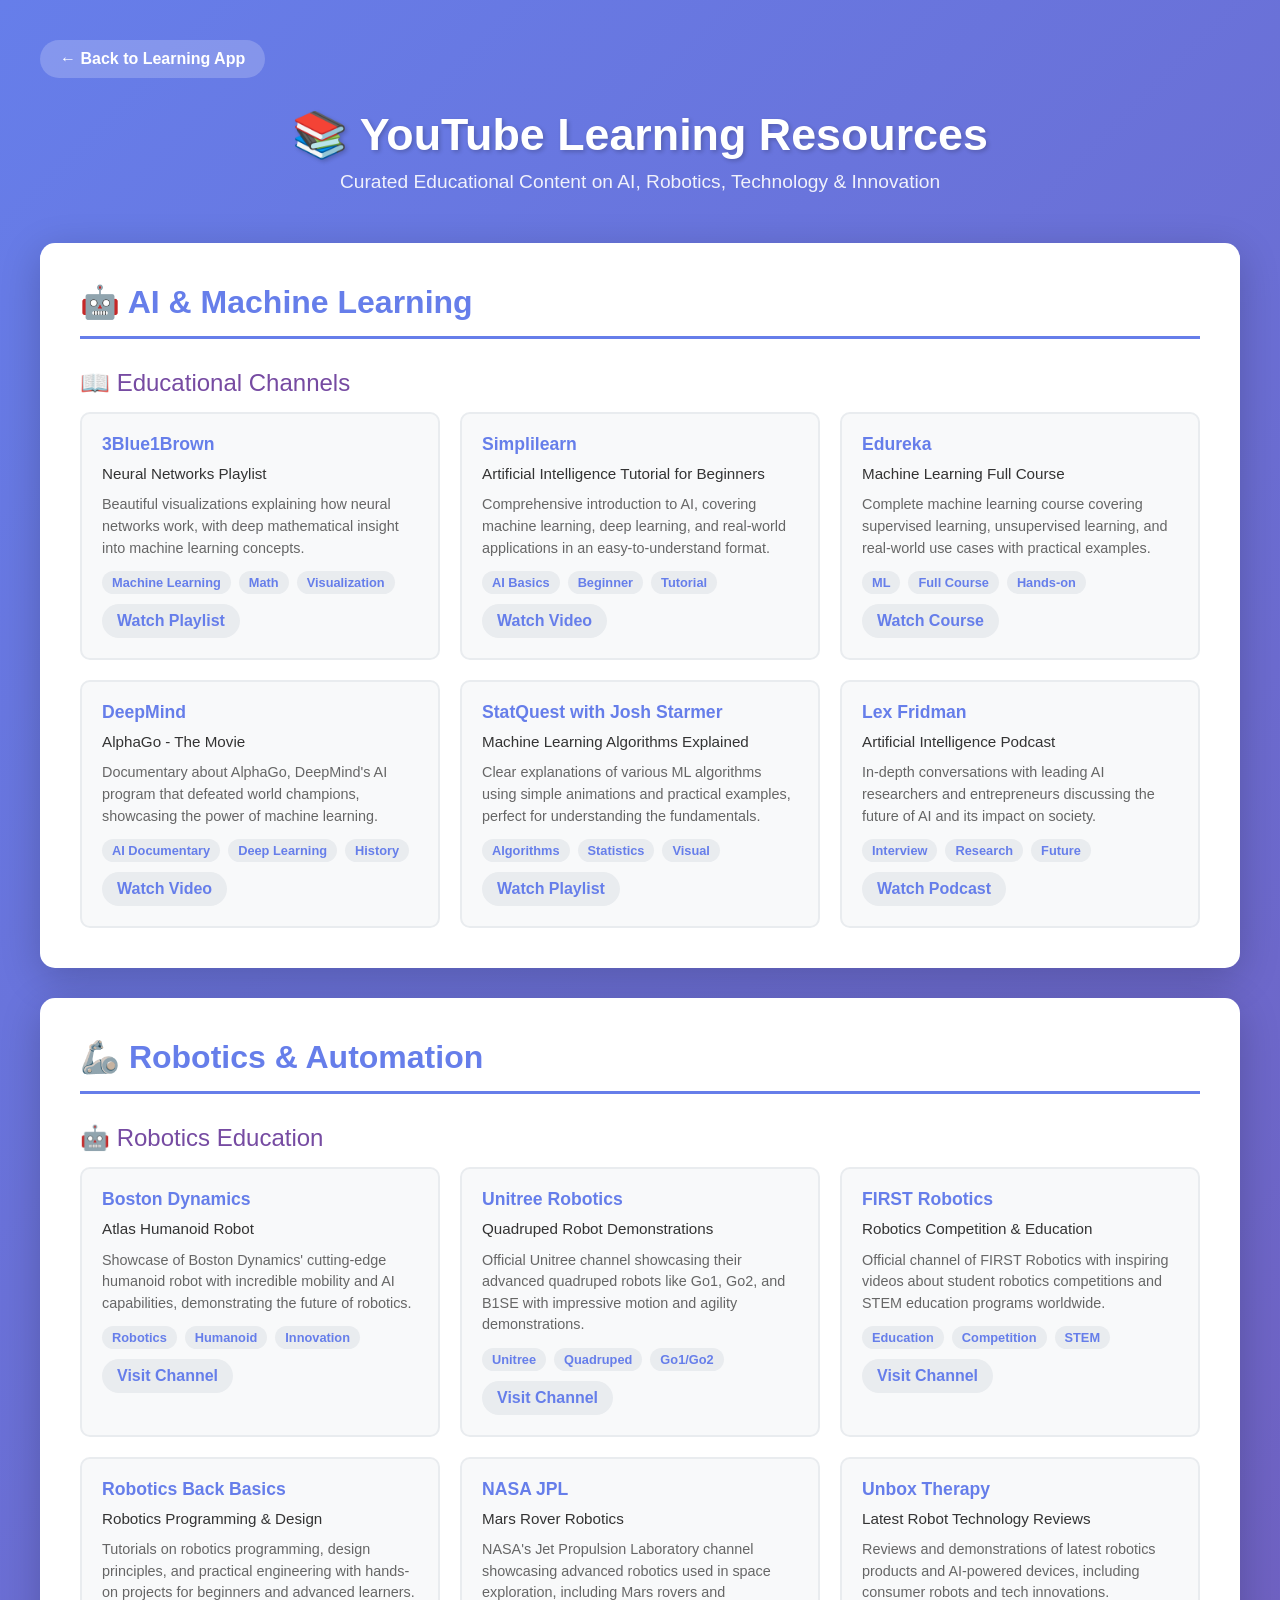
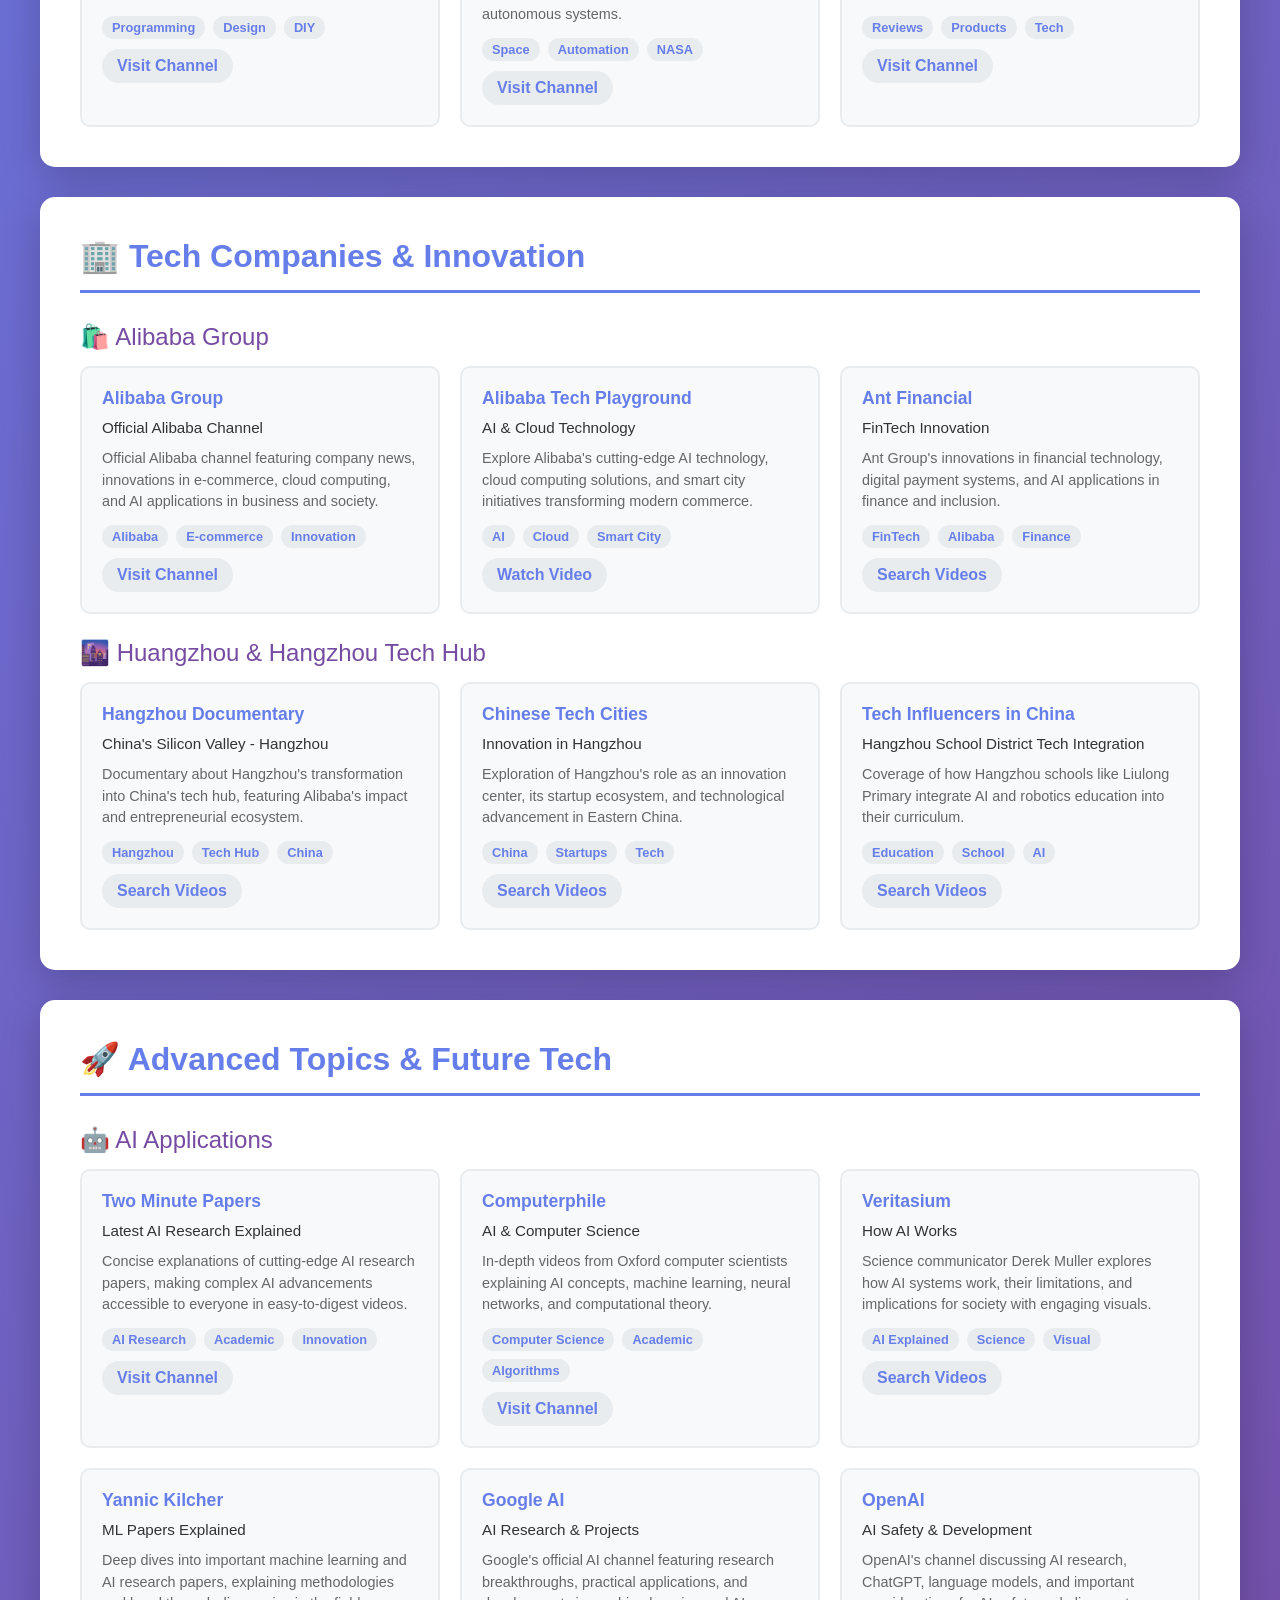
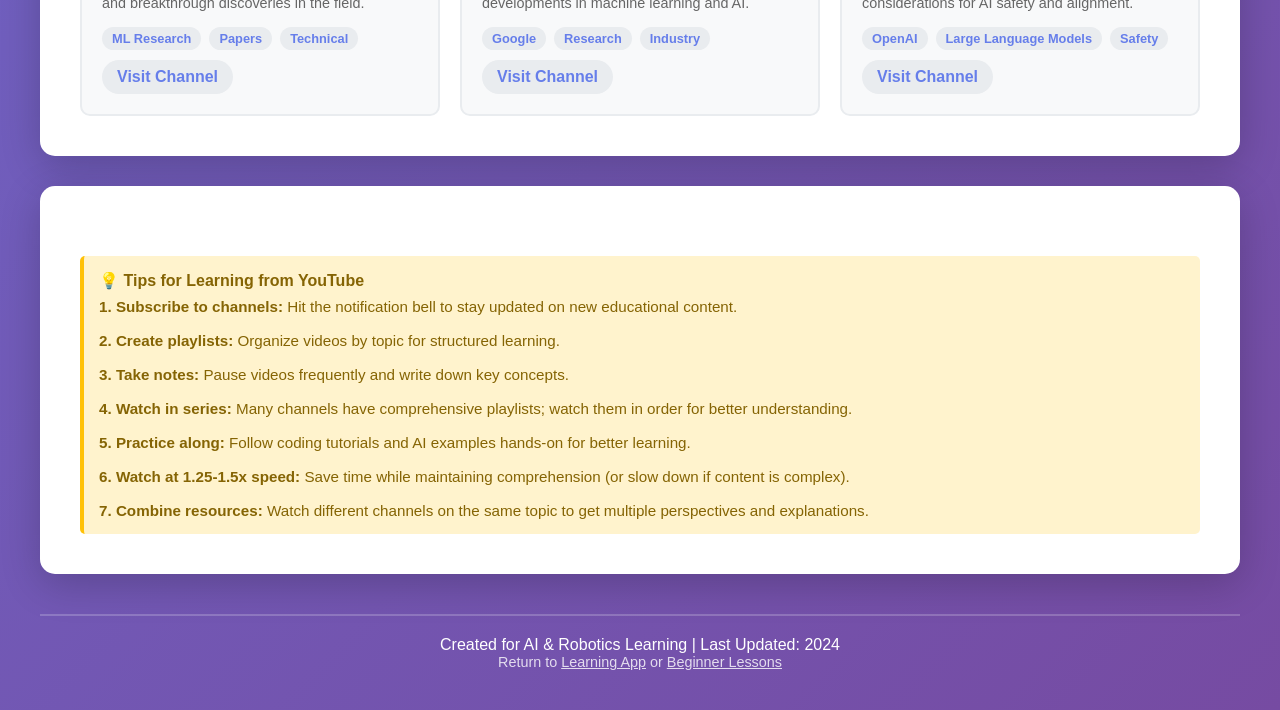
<file: apps/ai-robot-learn/youtube-resources.html>
<!DOCTYPE html>
<html lang="en">
<head>
    <meta charset="UTF-8">
    <meta name="viewport" content="width=device-width, initial-scale=1.0">
    <title>YouTube Learning Resources - AI, Robotics & Tech</title>
    <style>
* {
    margin: 0;
    padding: 0;
    box-sizing: border-box;
}

body {
    font-family: 'Segoe UI', Tahoma, Geneva, Verdana, sans-serif;
    background: linear-gradient(135deg, #667eea 0%, #764ba2 100%);
    min-height: 100vh;
    padding: 40px 20px;
}

.container {
    max-width: 1200px;
    margin: 0 auto;
}

.header {
    text-align: center;
    color: white;
    margin-bottom: 50px;
}

.header h1 {
    font-size: 2.8em;
    margin-bottom: 10px;
    text-shadow: 2px 2px 4px rgba(0,0,0,0.2);
}

.header p {
    font-size: 1.2em;
    opacity: 0.9;
}

.section {
    background: white;
    border-radius: 15px;
    padding: 40px;
    margin-bottom: 30px;
    box-shadow: 0 10px 40px rgba(0,0,0,0.2);
}

.section h2 {
    color: #667eea;
    font-size: 2em;
    margin-bottom: 30px;
    padding-bottom: 15px;
    border-bottom: 3px solid #667eea;
}

.category-title {
    color: #764ba2;
    font-size: 1.5em;
    margin-top: 25px;
    margin-bottom: 15px;
    display: flex;
    align-items: center;
    gap: 10px;
}

.resource-list {
    display: grid;
    grid-template-columns: repeat(auto-fit, minmax(300px, 1fr));
    gap: 20px;
}

.resource-card {
    background: #f8f9fa;
    border: 2px solid #e9ecef;
    border-radius: 10px;
    padding: 20px;
    transition: all 0.3s ease;
    cursor: pointer;
}

.resource-card:hover {
    border-color: #667eea;
    box-shadow: 0 5px 20px rgba(102, 126, 234, 0.2);
    transform: translateY(-5px);
}

.channel-name {
    font-weight: bold;
    color: #667eea;
    font-size: 1.1em;
    margin-bottom: 8px;
}

.video-title {
    color: #333;
    font-size: 0.95em;
    margin-bottom: 10px;
    line-height: 1.4;
}

.description {
    color: #666;
    font-size: 0.9em;
    margin-bottom: 12px;
    line-height: 1.5;
}

.tags {
    display: flex;
    gap: 8px;
    flex-wrap: wrap;
    margin-top: 12px;
}

.tag {
    background: #e9ecef;
    color: #667eea;
    padding: 4px 10px;
    border-radius: 15px;
    font-size: 0.8em;
    font-weight: 600;
}

.youtube-link {
    display: inline-block;
    color: #667eea;
    text-decoration: none;
    font-weight: bold;
    margin-top: 10px;
    padding: 8px 15px;
    background: #e9ecef;
    border-radius: 20px;
    transition: all 0.3s ease;
}

.youtube-link:hover {
    background: #667eea;
    color: white;
}

.tip-box {
    background: #fff3cd;
    border-left: 4px solid #ffc107;
    padding: 15px;
    margin-top: 30px;
    border-radius: 5px;
}

.tip-box h4 {
    color: #856404;
    margin-bottom: 8px;
}

.tip-box p {
    color: #856404;
    font-size: 0.95em;
}

.back-link {
    display: inline-block;
    color: white;
    text-decoration: none;
    margin-bottom: 30px;
    font-weight: bold;
    padding: 10px 20px;
    background: rgba(255,255,255,0.2);
    border-radius: 20px;
    transition: all 0.3s ease;
}

.back-link:hover {
    background: rgba(255,255,255,0.3);
}

@media (max-width: 768px) {
    .header h1 {
        font-size: 1.8em;
    }

    .section {
        padding: 20px;
    }

    .resource-list {
        grid-template-columns: 1fr;
    }
}
    </style>
</head>
<body>
    <div class="container">
        <a href="advanced-v2.html" class="back-link">← Back to Learning App</a>

        <div class="header">
            <h1>📚 YouTube Learning Resources</h1>
            <p>Curated Educational Content on AI, Robotics, Technology & Innovation</p>
        </div>

        <!-- AI & Machine Learning Section -->
        <div class="section">
            <h2>🤖 AI & Machine Learning</h2>

            <div class="category-title">📖 Educational Channels</div>
            <div class="resource-list">
                <div class="resource-card">
                    <div class="channel-name">3Blue1Brown</div>
                    <div class="video-title">Neural Networks Playlist</div>
                    <div class="description">Beautiful visualizations explaining how neural networks work, with deep mathematical insight into machine learning concepts.</div>
                    <div class="tags">
                        <span class="tag">Machine Learning</span>
                        <span class="tag">Math</span>
                        <span class="tag">Visualization</span>
                    </div>
                    <a href="https://www.youtube.com/playlist?list=PLZHQObOWTQDNU6R1_67000Dx_ZCJB-3pi" target="_blank" class="youtube-link">Watch Playlist</a>
                </div>

                <div class="resource-card">
                    <div class="channel-name">Simplilearn</div>
                    <div class="video-title">Artificial Intelligence Tutorial for Beginners</div>
                    <div class="description">Comprehensive introduction to AI, covering machine learning, deep learning, and real-world applications in an easy-to-understand format.</div>
                    <div class="tags">
                        <span class="tag">AI Basics</span>
                        <span class="tag">Beginner</span>
                        <span class="tag">Tutorial</span>
                    </div>
                    <a href="https://www.youtube.com/watch?v=WSiEHwEJtqM" target="_blank" class="youtube-link">Watch Video</a>
                </div>

                <div class="resource-card">
                    <div class="channel-name">Edureka</div>
                    <div class="video-title">Machine Learning Full Course</div>
                    <div class="description">Complete machine learning course covering supervised learning, unsupervised learning, and real-world use cases with practical examples.</div>
                    <div class="tags">
                        <span class="tag">ML</span>
                        <span class="tag">Full Course</span>
                        <span class="tag">Hands-on</span>
                    </div>
                    <a href="https://www.youtube.com/watch?v=Xj0Dretlf3U" target="_blank" class="youtube-link">Watch Course</a>
                </div>

                <div class="resource-card">
                    <div class="channel-name">DeepMind</div>
                    <div class="video-title">AlphaGo - The Movie</div>
                    <div class="description">Documentary about AlphaGo, DeepMind's AI program that defeated world champions, showcasing the power of machine learning.</div>
                    <div class="tags">
                        <span class="tag">AI Documentary</span>
                        <span class="tag">Deep Learning</span>
                        <span class="tag">History</span>
                    </div>
                    <a href="https://www.youtube.com/watch?v=WXuK6UKzrnI" target="_blank" class="youtube-link">Watch Video</a>
                </div>

                <div class="resource-card">
                    <div class="channel-name">StatQuest with Josh Starmer</div>
                    <div class="video-title">Machine Learning Algorithms Explained</div>
                    <div class="description">Clear explanations of various ML algorithms using simple animations and practical examples, perfect for understanding the fundamentals.</div>
                    <div class="tags">
                        <span class="tag">Algorithms</span>
                        <span class="tag">Statistics</span>
                        <span class="tag">Visual</span>
                    </div>
                    <a href="https://www.youtube.com/playlist?list=PLblh5JKOoLUICTaGLRoHQDuF_7q2GfuJF" target="_blank" class="youtube-link">Watch Playlist</a>
                </div>

                <div class="resource-card">
                    <div class="channel-name">Lex Fridman</div>
                    <div class="video-title">Artificial Intelligence Podcast</div>
                    <div class="description">In-depth conversations with leading AI researchers and entrepreneurs discussing the future of AI and its impact on society.</div>
                    <div class="tags">
                        <span class="tag">Interview</span>
                        <span class="tag">Research</span>
                        <span class="tag">Future</span>
                    </div>
                    <a href="https://www.youtube.com/playlist?list=PLrAXtmErZgOeiKm4sgNOknGvNjby9efdf" target="_blank" class="youtube-link">Watch Podcast</a>
                </div>
            </div>
        </div>

        <!-- Robotics Section -->
        <div class="section">
            <h2>🦾 Robotics & Automation</h2>

            <div class="category-title">🤖 Robotics Education</div>
            <div class="resource-list">
                <div class="resource-card">
                    <div class="channel-name">Boston Dynamics</div>
                    <div class="video-title">Atlas Humanoid Robot</div>
                    <div class="description">Showcase of Boston Dynamics' cutting-edge humanoid robot with incredible mobility and AI capabilities, demonstrating the future of robotics.</div>
                    <div class="tags">
                        <span class="tag">Robotics</span>
                        <span class="tag">Humanoid</span>
                        <span class="tag">Innovation</span>
                    </div>
                    <a href="https://www.youtube.com/c/BostonDynamics/videos" target="_blank" class="youtube-link">Visit Channel</a>
                </div>

                <div class="resource-card">
                    <div class="channel-name">Unitree Robotics</div>
                    <div class="video-title">Quadruped Robot Demonstrations</div>
                    <div class="description">Official Unitree channel showcasing their advanced quadruped robots like Go1, Go2, and B1SE with impressive motion and agility demonstrations.</div>
                    <div class="tags">
                        <span class="tag">Unitree</span>
                        <span class="tag">Quadruped</span>
                        <span class="tag">Go1/Go2</span>
                    </div>
                    <a href="https://www.youtube.com/@unitreerobotics" target="_blank" class="youtube-link">Visit Channel</a>
                </div>

                <div class="resource-card">
                    <div class="channel-name">FIRST Robotics</div>
                    <div class="video-title">Robotics Competition & Education</div>
                    <div class="description">Official channel of FIRST Robotics with inspiring videos about student robotics competitions and STEM education programs worldwide.</div>
                    <div class="tags">
                        <span class="tag">Education</span>
                        <span class="tag">Competition</span>
                        <span class="tag">STEM</span>
                    </div>
                    <a href="https://www.youtube.com/c/FIRSTRobotics/videos" target="_blank" class="youtube-link">Visit Channel</a>
                </div>

                <div class="resource-card">
                    <div class="channel-name">Robotics Back Basics</div>
                    <div class="video-title">Robotics Programming & Design</div>
                    <div class="description">Tutorials on robotics programming, design principles, and practical engineering with hands-on projects for beginners and advanced learners.</div>
                    <div class="tags">
                        <span class="tag">Programming</span>
                        <span class="tag">Design</span>
                        <span class="tag">DIY</span>
                    </div>
                    <a href="https://www.youtube.com/channel/UCv5Ur1pDPx5kcwNGIAhBZGg" target="_blank" class="youtube-link">Visit Channel</a>
                </div>

                <div class="resource-card">
                    <div class="channel-name">NASA JPL</div>
                    <div class="video-title">Mars Rover Robotics</div>
                    <div class="description">NASA's Jet Propulsion Laboratory channel showcasing advanced robotics used in space exploration, including Mars rovers and autonomous systems.</div>
                    <div class="tags">
                        <span class="tag">Space</span>
                        <span class="tag">Automation</span>
                        <span class="tag">NASA</span>
                    </div>
                    <a href="https://www.youtube.com/c/NASAJPL/videos" target="_blank" class="youtube-link">Visit Channel</a>
                </div>

                <div class="resource-card">
                    <div class="channel-name">Unbox Therapy</div>
                    <div class="video-title">Latest Robot Technology Reviews</div>
                    <div class="description">Reviews and demonstrations of latest robotics products and AI-powered devices, including consumer robots and tech innovations.</div>
                    <div class="tags">
                        <span class="tag">Reviews</span>
                        <span class="tag">Products</span>
                        <span class="tag">Tech</span>
                    </div>
                    <a href="https://www.youtube.com/c/UnboxTherapy/videos" target="_blank" class="youtube-link">Visit Channel</a>
                </div>
            </div>
        </div>

        <!-- Tech Companies & Innovation Section -->
        <div class="section">
            <h2>🏢 Tech Companies & Innovation</h2>

            <div class="category-title">🛍️ Alibaba Group</div>
            <div class="resource-list">
                <div class="resource-card">
                    <div class="channel-name">Alibaba Group</div>
                    <div class="video-title">Official Alibaba Channel</div>
                    <div class="description">Official Alibaba channel featuring company news, innovations in e-commerce, cloud computing, and AI applications in business and society.</div>
                    <div class="tags">
                        <span class="tag">Alibaba</span>
                        <span class="tag">E-commerce</span>
                        <span class="tag">Innovation</span>
                    </div>
                    <a href="https://www.youtube.com/@AlibabaGroup" target="_blank" class="youtube-link">Visit Channel</a>
                </div>

                <div class="resource-card">
                    <div class="channel-name">Alibaba Tech Playground</div>
                    <div class="video-title">AI & Cloud Technology</div>
                    <div class="description">Explore Alibaba's cutting-edge AI technology, cloud computing solutions, and smart city initiatives transforming modern commerce.</div>
                    <div class="tags">
                        <span class="tag">AI</span>
                        <span class="tag">Cloud</span>
                        <span class="tag">Smart City</span>
                    </div>
                    <a href="https://www.youtube.com/watch?v=2y1b8zWMUNY" target="_blank" class="youtube-link">Watch Video</a>
                </div>

                <div class="resource-card">
                    <div class="channel-name">Ant Financial</div>
                    <div class="video-title">FinTech Innovation</div>
                    <div class="description">Ant Group's innovations in financial technology, digital payment systems, and AI applications in finance and inclusion.</div>
                    <div class="tags">
                        <span class="tag">FinTech</span>
                        <span class="tag">Alibaba</span>
                        <span class="tag">Finance</span>
                    </div>
                    <a href="https://www.youtube.com/results?search_query=Ant+Financial+Alibaba" target="_blank" class="youtube-link">Search Videos</a>
                </div>
            </div>

            <div class="category-title">🌆 Huangzhou & Hangzhou Tech Hub</div>
            <div class="resource-list">
                <div class="resource-card">
                    <div class="channel-name">Hangzhou Documentary</div>
                    <div class="video-title">China's Silicon Valley - Hangzhou</div>
                    <div class="description">Documentary about Hangzhou's transformation into China's tech hub, featuring Alibaba's impact and entrepreneurial ecosystem.</div>
                    <div class="tags">
                        <span class="tag">Hangzhou</span>
                        <span class="tag">Tech Hub</span>
                        <span class="tag">China</span>
                    </div>
                    <a href="https://www.youtube.com/results?search_query=Hangzhou+technology+hub+documentary" target="_blank" class="youtube-link">Search Videos</a>
                </div>

                <div class="resource-card">
                    <div class="channel-name">Chinese Tech Cities</div>
                    <div class="video-title">Innovation in Hangzhou</div>
                    <div class="description">Exploration of Hangzhou's role as an innovation center, its startup ecosystem, and technological advancement in Eastern China.</div>
                    <div class="tags">
                        <span class="tag">China</span>
                        <span class="tag">Startups</span>
                        <span class="tag">Tech</span>
                    </div>
                    <a href="https://www.youtube.com/results?search_query=Hangzhou+startup+ecosystem" target="_blank" class="youtube-link">Search Videos</a>
                </div>

                <div class="resource-card">
                    <div class="channel-name">Tech Influencers in China</div>
                    <div class="video-title">Hangzhou School District Tech Integration</div>
                    <div class="description">Coverage of how Hangzhou schools like Liulong Primary integrate AI and robotics education into their curriculum.</div>
                    <div class="tags">
                        <span class="tag">Education</span>
                        <span class="tag">School</span>
                        <span class="tag">AI</span>
                    </div>
                    <a href="https://www.youtube.com/results?search_query=Hangzhou+schools+robotics+AI+education" target="_blank" class="youtube-link">Search Videos</a>
                </div>
            </div>
        </div>

        <!-- Advanced Topics -->
        <div class="section">
            <h2>🚀 Advanced Topics & Future Tech</h2>

            <div class="category-title">🤖 AI Applications</div>
            <div class="resource-list">
                <div class="resource-card">
                    <div class="channel-name">Two Minute Papers</div>
                    <div class="video-title">Latest AI Research Explained</div>
                    <div class="description">Concise explanations of cutting-edge AI research papers, making complex AI advancements accessible to everyone in easy-to-digest videos.</div>
                    <div class="tags">
                        <span class="tag">AI Research</span>
                        <span class="tag">Academic</span>
                        <span class="tag">Innovation</span>
                    </div>
                    <a href="https://www.youtube.com/c/TwoMinutePapers/videos" target="_blank" class="youtube-link">Visit Channel</a>
                </div>

                <div class="resource-card">
                    <div class="channel-name">Computerphile</div>
                    <div class="video-title">AI & Computer Science</div>
                    <div class="description">In-depth videos from Oxford computer scientists explaining AI concepts, machine learning, neural networks, and computational theory.</div>
                    <div class="tags">
                        <span class="tag">Computer Science</span>
                        <span class="tag">Academic</span>
                        <span class="tag">Algorithms</span>
                    </div>
                    <a href="https://www.youtube.com/user/Computerphile/videos" target="_blank" class="youtube-link">Visit Channel</a>
                </div>

                <div class="resource-card">
                    <div class="channel-name">Veritasium</div>
                    <div class="video-title">How AI Works</div>
                    <div class="description">Science communicator Derek Muller explores how AI systems work, their limitations, and implications for society with engaging visuals.</div>
                    <div class="tags">
                        <span class="tag">AI Explained</span>
                        <span class="tag">Science</span>
                        <span class="tag">Visual</span>
                    </div>
                    <a href="https://www.youtube.com/results?search_query=Veritasium+artificial+intelligence" target="_blank" class="youtube-link">Search Videos</a>
                </div>

                <div class="resource-card">
                    <div class="channel-name">Yannic Kilcher</div>
                    <div class="video-title">ML Papers Explained</div>
                    <div class="description">Deep dives into important machine learning and AI research papers, explaining methodologies and breakthrough discoveries in the field.</div>
                    <div class="tags">
                        <span class="tag">ML Research</span>
                        <span class="tag">Papers</span>
                        <span class="tag">Technical</span>
                    </div>
                    <a href="https://www.youtube.com/c/YannicKilcher/videos" target="_blank" class="youtube-link">Visit Channel</a>
                </div>

                <div class="resource-card">
                    <div class="channel-name">Google AI</div>
                    <div class="video-title">AI Research & Projects</div>
                    <div class="description">Google's official AI channel featuring research breakthroughs, practical applications, and developments in machine learning and AI.</div>
                    <div class="tags">
                        <span class="tag">Google</span>
                        <span class="tag">Research</span>
                        <span class="tag">Industry</span>
                    </div>
                    <a href="https://www.youtube.com/c/GoogleAI/videos" target="_blank" class="youtube-link">Visit Channel</a>
                </div>

                <div class="resource-card">
                    <div class="channel-name">OpenAI</div>
                    <div class="video-title">AI Safety & Development</div>
                    <div class="description">OpenAI's channel discussing AI research, ChatGPT, language models, and important considerations for AI safety and alignment.</div>
                    <div class="tags">
                        <span class="tag">OpenAI</span>
                        <span class="tag">Large Language Models</span>
                        <span class="tag">Safety</span>
                    </div>
                    <a href="https://www.youtube.com/c/OpenAI/videos" target="_blank" class="youtube-link">Visit Channel</a>
                </div>
            </div>
        </div>

        <!-- Tips Section -->
        <div class="section">
            <div class="tip-box">
                <h4>💡 Tips for Learning from YouTube</h4>
                <p>
                    <strong>1. Subscribe to channels:</strong> Hit the notification bell to stay updated on new educational content.<br><br>
                    <strong>2. Create playlists:</strong> Organize videos by topic for structured learning.<br><br>
                    <strong>3. Take notes:</strong> Pause videos frequently and write down key concepts.<br><br>
                    <strong>4. Watch in series:</strong> Many channels have comprehensive playlists; watch them in order for better understanding.<br><br>
                    <strong>5. Practice along:</strong> Follow coding tutorials and AI examples hands-on for better learning.<br><br>
                    <strong>6. Watch at 1.25-1.5x speed:</strong> Save time while maintaining comprehension (or slow down if content is complex).<br><br>
                    <strong>7. Combine resources:</strong> Watch different channels on the same topic to get multiple perspectives and explanations.
                </p>
            </div>
        </div>

        <footer style="text-align: center; color: white; margin-top: 40px; padding-top: 20px; border-top: 2px solid rgba(255,255,255,0.2);">
            <p>Created for AI & Robotics Learning | Last Updated: 2024</p>
            <p style="font-size: 0.9em; opacity: 0.8;">Return to <a href="advanced-v2.html" style="color: #fff;">Learning App</a> or <a href="index.html" style="color: #fff;">Beginner Lessons</a></p>
        </footer>
    </div>
</body>
</html>
</file>
